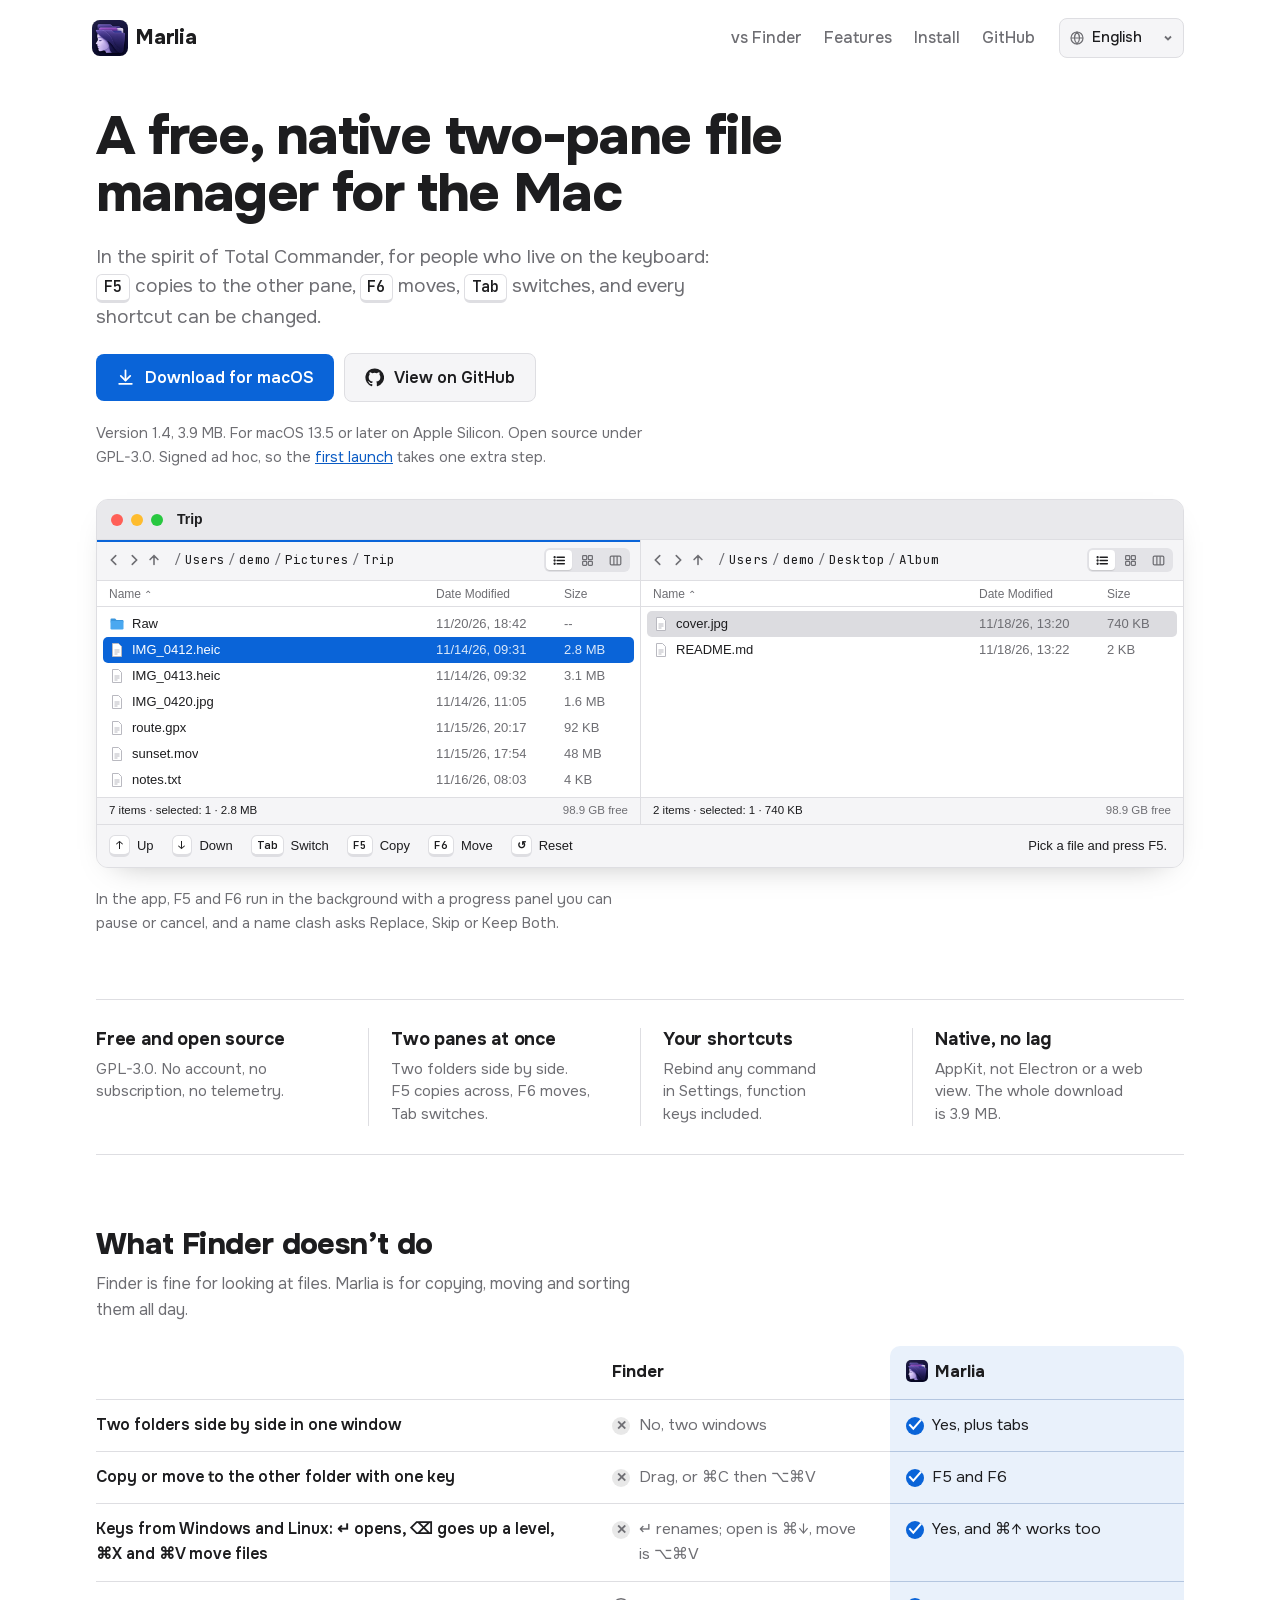
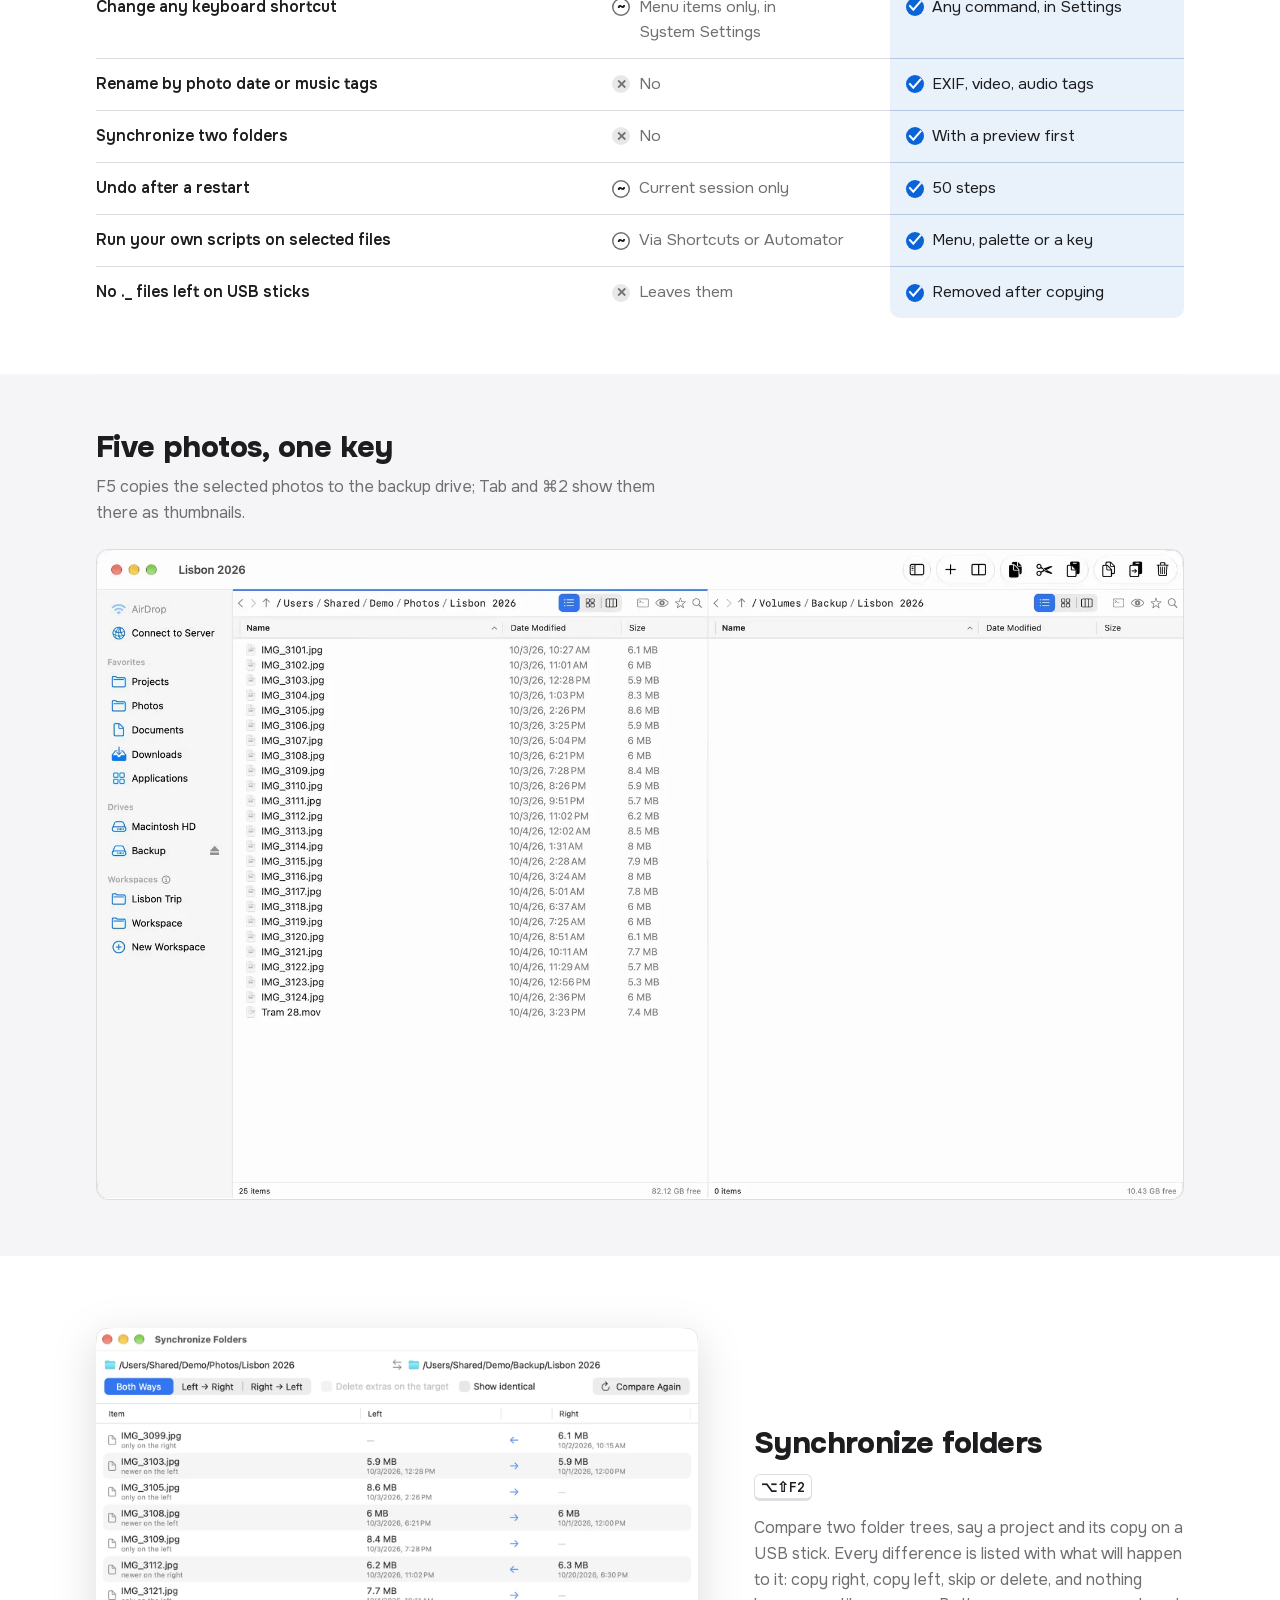
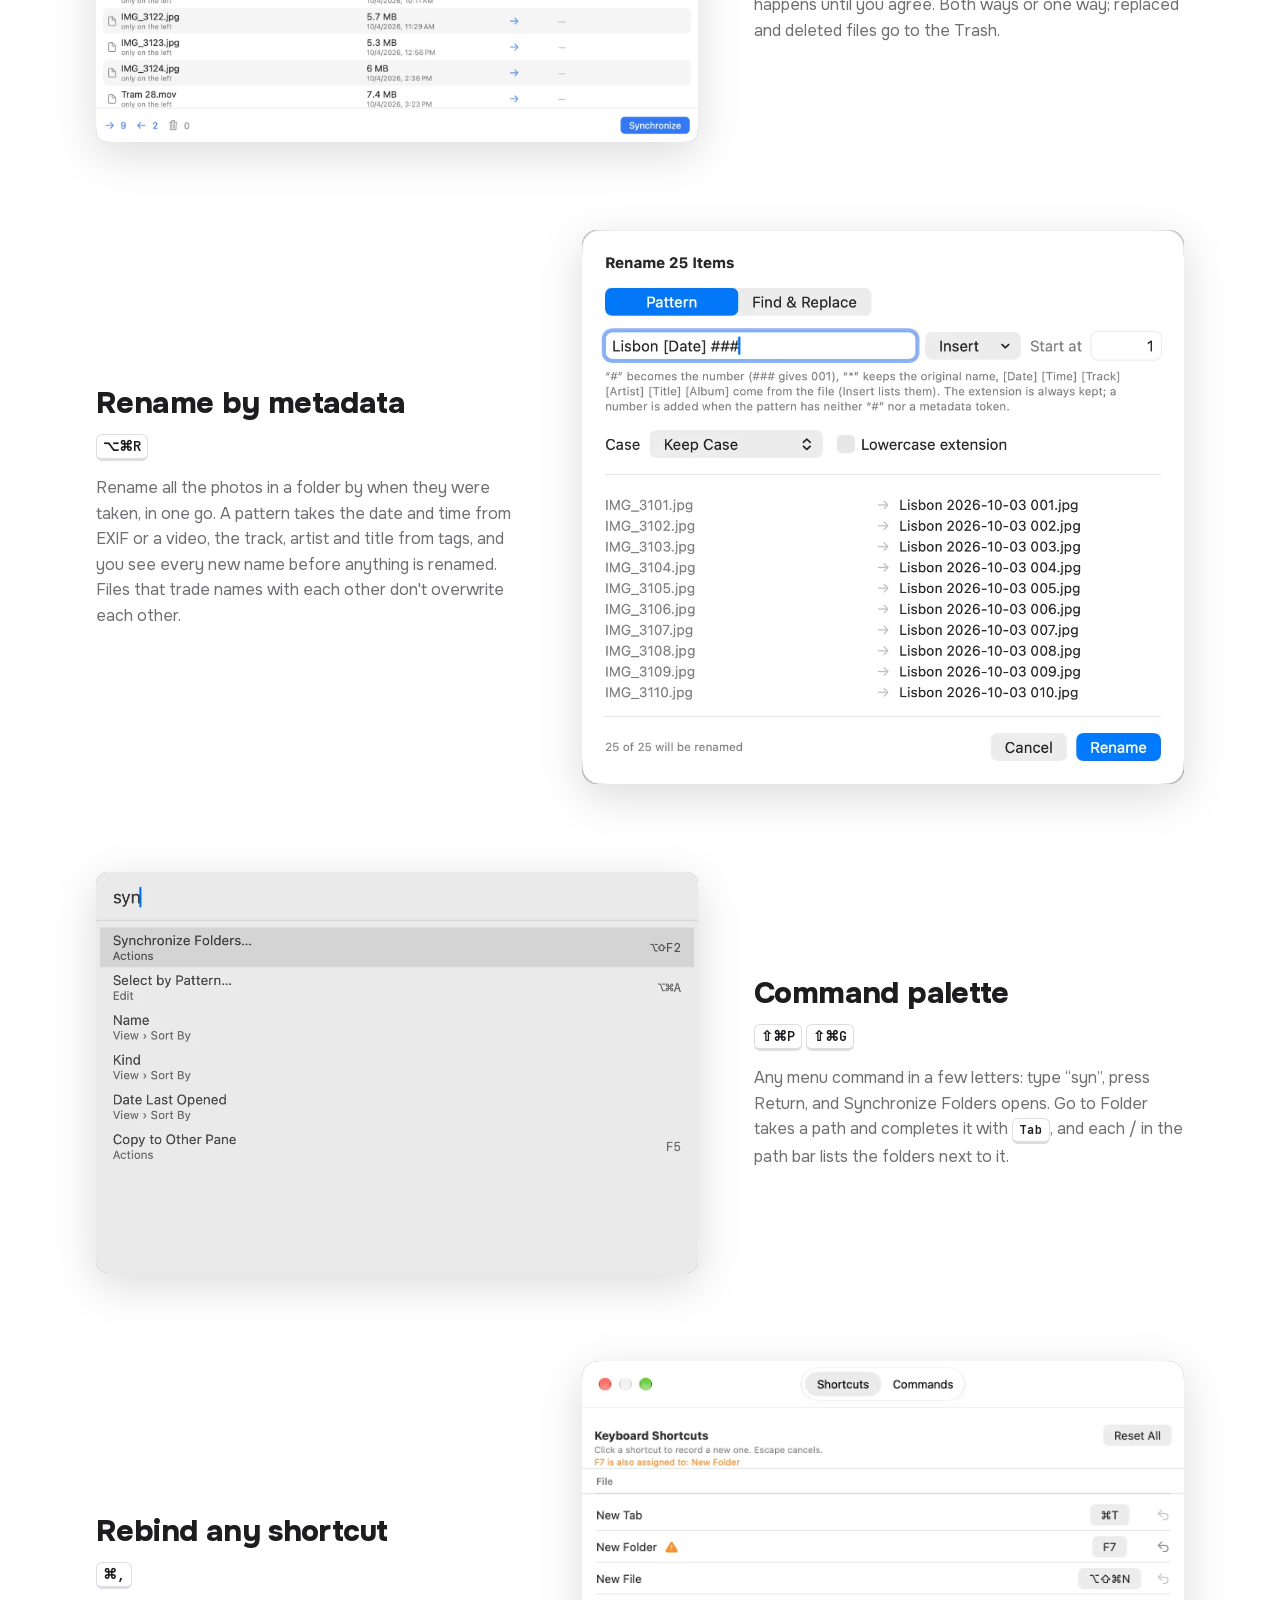
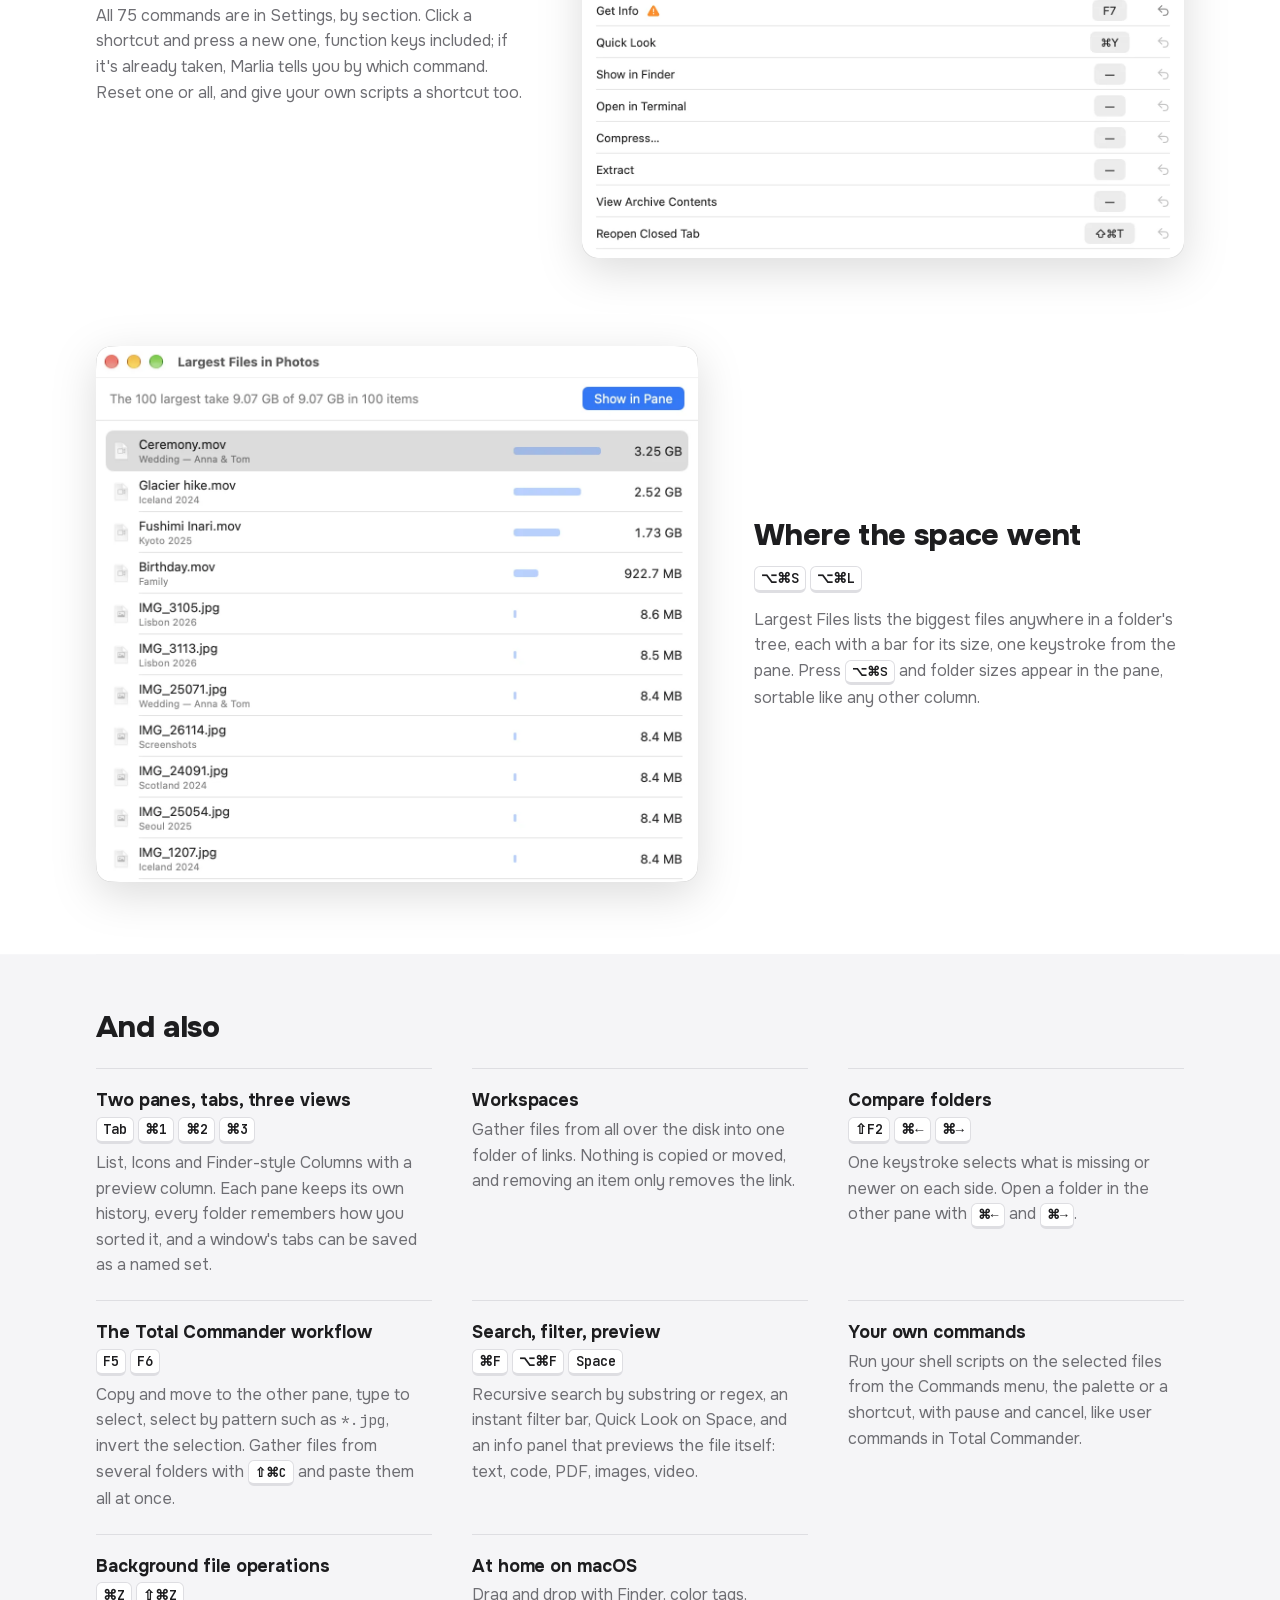
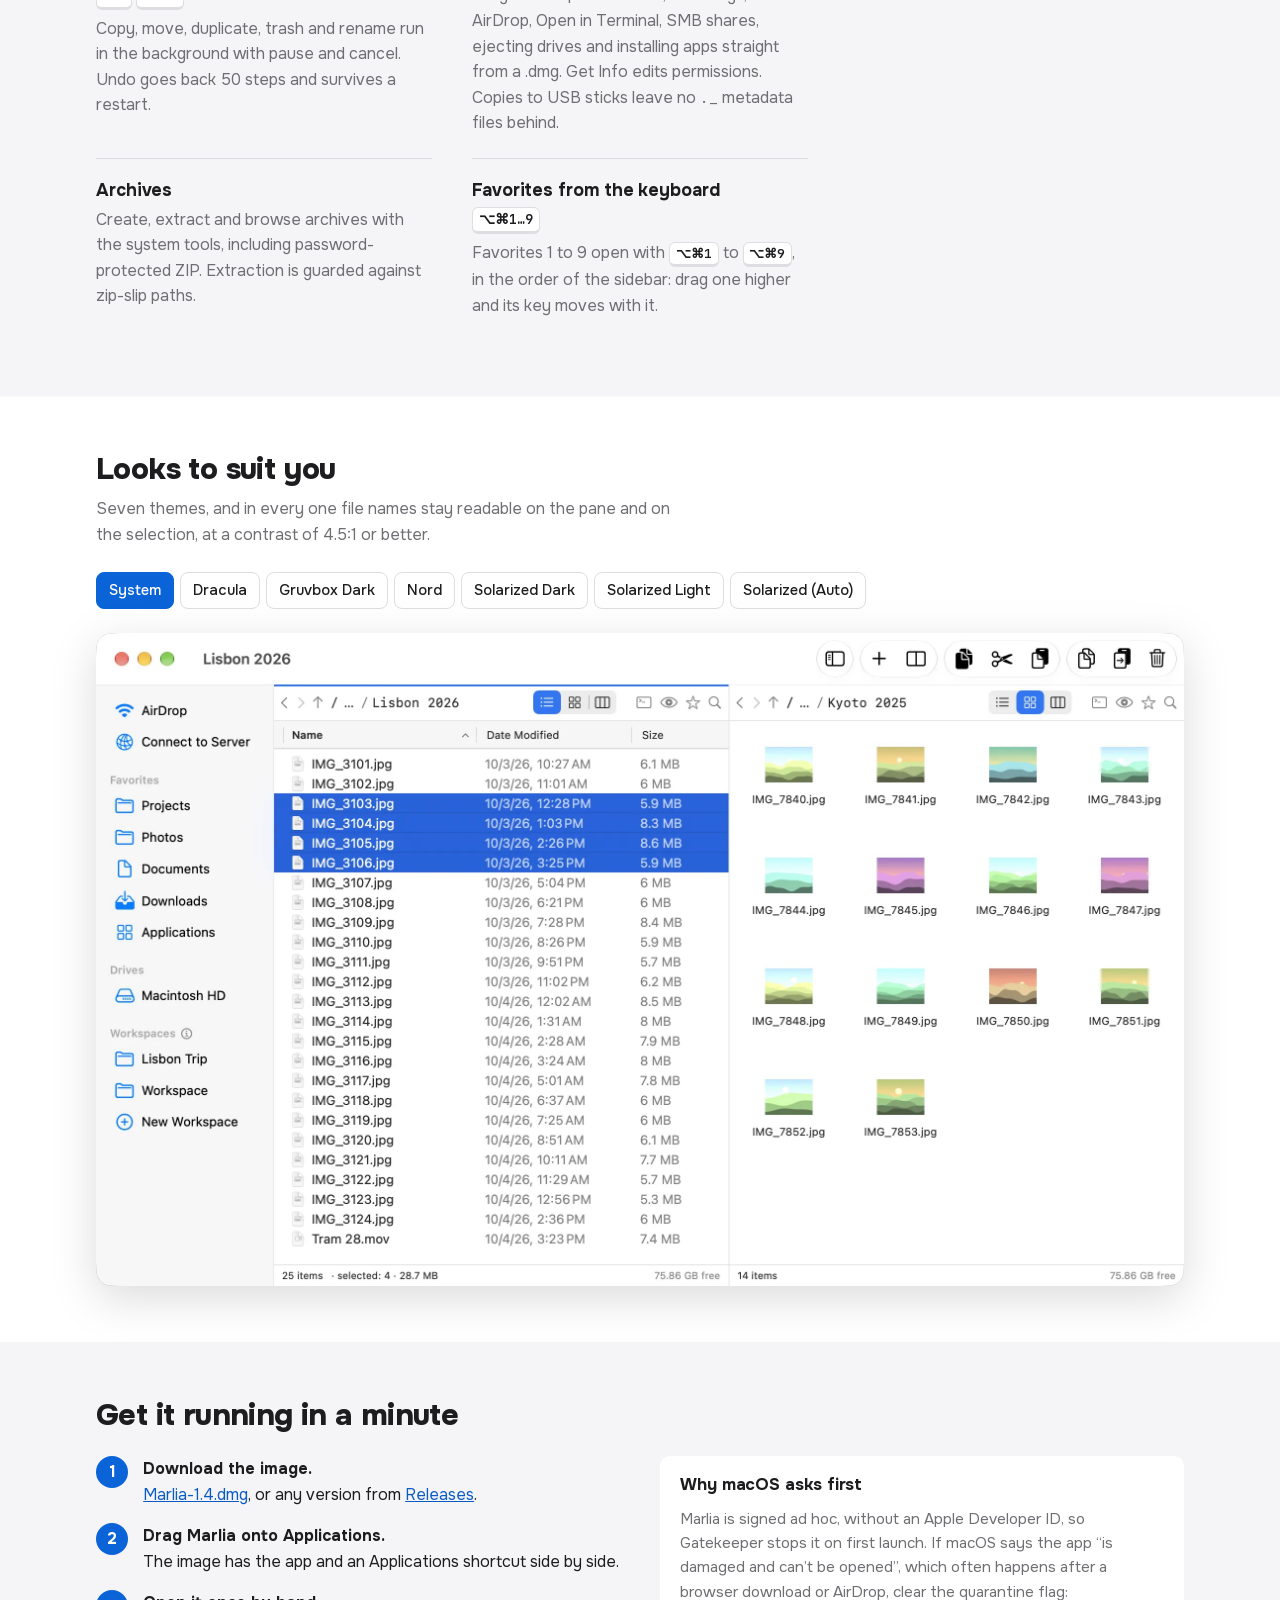
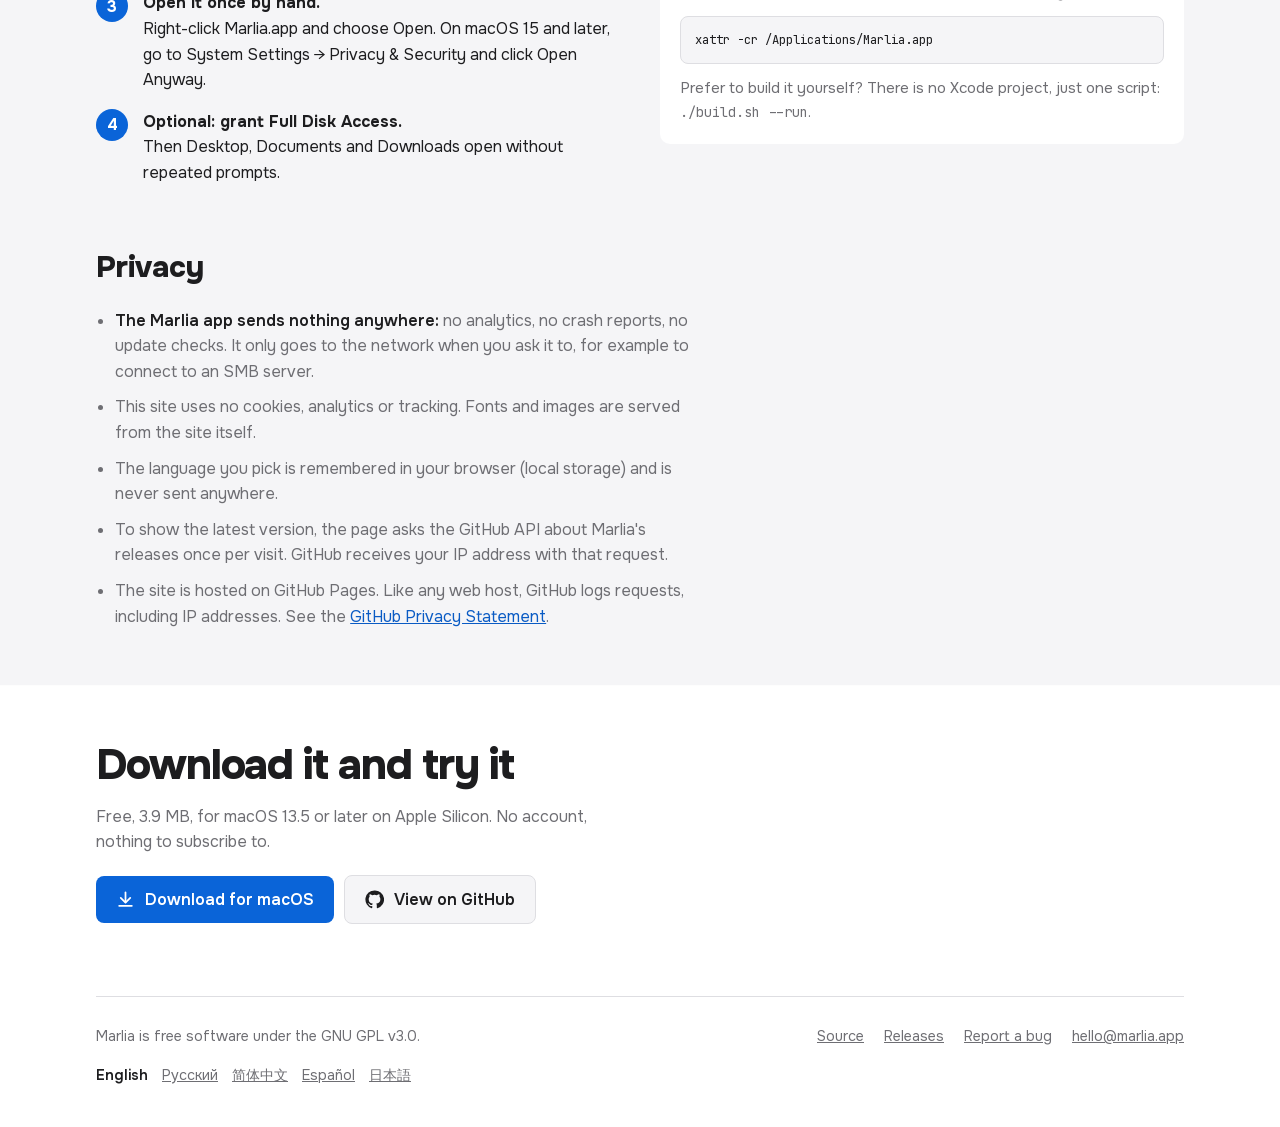
<file: docs/index.html>
<!doctype html>
<html lang="en" data-lang="en">
<head>
<meta charset="utf-8">
<meta name="viewport" content="width=device-width, initial-scale=1, viewport-fit=cover">
<!-- seo:start (generated per language by site/build.py) -->
<title>Marlia: free two-pane file manager for Mac, in the spirit of Total Commander</title>
<meta name="description" content="Free, open-source two-pane file manager for Mac. F5 copies, F6 moves, and any shortcut can be rebound. Native AppKit, no lag.">
<link rel="canonical" href="https://marlia.app/">
<link rel="alternate" hreflang="en" href="https://marlia.app/">
<link rel="alternate" hreflang="ru" href="https://marlia.app/ru/">
<link rel="alternate" hreflang="zh-Hans" href="https://marlia.app/zh/">
<link rel="alternate" hreflang="es" href="https://marlia.app/es/">
<link rel="alternate" hreflang="ja" href="https://marlia.app/ja/">
<link rel="alternate" hreflang="x-default" href="https://marlia.app/">
<meta property="og:type" content="website">
<meta property="og:site_name" content="Marlia">
<meta property="og:locale" content="en_US">
<meta property="og:title" content="Marlia: free two-pane file manager for Mac, in the spirit of Total Commander">
<meta property="og:description" content="Free, open-source two-pane file manager for Mac. F5 copies, F6 moves, and any shortcut can be rebound. Native AppKit, no lag.">
<meta property="og:url" content="https://marlia.app/">
<meta property="og:image" content="https://marlia.app/media/og.jpg">
<meta property="og:image:width" content="1200">
<meta property="og:image:height" content="717">
<meta name="twitter:card" content="summary_large_image">
<meta name="twitter:title" content="Marlia: free two-pane file manager for Mac, in the spirit of Total Commander">
<meta name="twitter:description" content="Free, open-source two-pane file manager for Mac. F5 copies, F6 moves, and any shortcut can be rebound. Native AppKit, no lag.">
<script type="application/ld+json">{"@context": "https://schema.org", "@type": "SoftwareApplication", "name": "Marlia", "url": "https://marlia.app/", "description": "Free, open-source two-pane file manager for Mac. F5 copies, F6 moves, and any shortcut can be rebound. Native AppKit, no lag.", "inLanguage": "en", "applicationCategory": "UtilitiesApplication", "applicationSubCategory": "File manager", "operatingSystem": "macOS 13.5 or later", "processorRequirements": "Apple Silicon (arm64)", "softwareVersion": "1.4", "downloadUrl": "https://github.com/lex1142/marlia/releases/download/v1.4/Marlia-1.4.dmg", "fileSize": "3.9 MB", "isAccessibleForFree": true, "offers": {"@type": "Offer", "price": "0", "priceCurrency": "USD"}, "license": "https://www.gnu.org/licenses/gpl-3.0.html", "image": "https://marlia.app/media/og.jpg", "screenshot": "https://marlia.app/media/hero-light.webp", "sameAs": ["https://github.com/lex1142/marlia"]}</script>
<script>(function(){try{if(localStorage.getItem("marlia.lang"))return;}catch(e){return;}var L=["ru", "zh", "es", "ja"],p=navigator.languages&&navigator.languages.length?navigator.languages:[navigator.language||""];for(var i=0;i<p.length;i++){var c=String(p[i]).toLowerCase().split("-")[0];if(c==="en")return;if(L.indexOf(c)>=0){location.replace(c+"/"+location.hash);return;}}})();</script>
<!-- seo:end -->
<meta name="theme-color" content="#ffffff" media="(prefers-color-scheme: light)">
<meta name="theme-color" content="#1e1e1f" media="(prefers-color-scheme: dark)">
<link rel="icon" type="image/png" href="marlia-icon.png">
<link rel="apple-touch-icon" href="marlia-icon.png">
<link rel="stylesheet" href="fonts/fonts.css">
<style>
/* The page is dressed as Marlia itself: macOS window surfaces of the app's System theme, one
   accent (the selected-row blue), one text face (Onest) and a monospace face only where the text
   really is a key, a path or code. The one bold thing is the live two-pane window in the hero;
   everything else stays quiet: no section labels above headings, no decorative gradients or
   card shadows. CJK falls through to the system faces picked per language. */
:root {
  --paper: #ffffff;
  --surface: #f5f5f7;
  --ink: #1d1d1f;
  --muted: #6e6e73;
  --line: #dedee2;
  --accent: #0a64d8;          /* fills: buttons, selection, ✓ */
  --accent-text: #0a5bc4;     /* links and other accent text on --paper */
  --accent-ink: #ffffff;
  --sel-tint: color-mix(in srgb, var(--accent) 9%, var(--paper));
  --win-shadow: 0 12px 32px -20px rgba(0, 0, 0, 0.35);
  /* the screenshot keeps the window's rounded transparent corners, so its shadow follows them */
  --shot-shadow: drop-shadow(0 0 0.5px rgba(0, 0, 0, 0.35)) drop-shadow(0 12px 22px rgba(0, 0, 0, 0.14));
  --code-bg: #f5f5f7;

  /* replica of Marlia's System theme (follows the page's light/dark, like the app follows macOS) */
  --m-pane: #ffffff;
  --m-chrome: #f5f5f7;
  --m-title: #e9e9ec;
  --m-text: #1d1d1f;
  --m-sec: #6e6e73;
  --m-sep: #dedee2;
  --m-sel: #0a64d8;
  --m-sel-text: #ffffff;
  --m-sel-off: #dcdce0;
  --m-folder: #4aa8f0;
  --m-folder-tab: #3a95dc;
  --m-doc: #ffffff;
  --m-doc-line: #b9b9c0;
  --m-seg: #e3e3e7;
  --m-seg-on: #ffffff;
  --only-light: block;
  --only-dark: none;

  --cjk: "Hiragino Sans", "PingFang SC", "Noto Sans JP", "Noto Sans SC";
  --f-body: "Onest", -apple-system, BlinkMacSystemFont, "Helvetica Neue", var(--cjk), Arial, sans-serif;
  --f-mono: "JetBrains Mono", ui-monospace, "SF Mono", Menlo, var(--cjk), monospace;
  --f-ui: -apple-system, BlinkMacSystemFont, "SF Pro Text", "Helvetica Neue", Arial, sans-serif;
}
:root:lang(zh) { --cjk: "PingFang SC", "Hiragino Sans GB", "Noto Sans SC", "Microsoft YaHei"; }
:root:lang(ja) { --cjk: "Hiragino Sans", "Hiragino Kaku Gothic ProN", "Noto Sans JP", "Yu Gothic"; }

@media (prefers-color-scheme: dark) {
  :root:not([data-theme="light"]) {
    color-scheme: dark;
    --paper: #1e1e1f;
    --surface: #2a2a2c;
    --ink: #ececee;
    --muted: #98989d;
    --line: #3c3c3f;
    --accent: #0a5ed7;
    --accent-text: #5aa2ff;
    --sel-tint: color-mix(in srgb, var(--accent) 24%, var(--paper));
    --win-shadow: none;
    --shot-shadow: none;
    --code-bg: #2a2a2c;
    --m-pane: #1e1e1f;
    --m-chrome: #2a2a2c;
    --m-title: #333336;
    --m-text: #ececee;
    --m-sec: #98989d;
    --m-sep: #3c3c3f;
    --m-sel: #0a5ed7;
    --m-sel-text: #ffffff;
    --m-sel-off: #46464a;
    --m-folder: #5ab4f2;
    --m-folder-tab: #3f9ade;
    --m-doc: #f2f2f4;
    --m-doc-line: #9a9aa2;
    --m-seg: #3a3a3d;
    --m-seg-on: #636367;
    --only-light: none;
    --only-dark: block;
  }
}
:root[data-theme="dark"] {
  color-scheme: dark;
  --paper: #1e1e1f;
  --surface: #2a2a2c;
  --ink: #ececee;
  --muted: #98989d;
  --line: #3c3c3f;
  --accent: #0a5ed7;
  --accent-text: #5aa2ff;
  --sel-tint: color-mix(in srgb, var(--accent) 24%, var(--paper));
  --win-shadow: none;
  --shot-shadow: none;
  --code-bg: #2a2a2c;
  --m-pane: #1e1e1f;
  --m-chrome: #2a2a2c;
  --m-title: #333336;
  --m-text: #ececee;
  --m-sec: #98989d;
  --m-sep: #3c3c3f;
  --m-sel: #0a5ed7;
  --m-sel-text: #ffffff;
  --m-sel-off: #46464a;
  --m-folder: #5ab4f2;
  --m-folder-tab: #3f9ade;
  --m-doc: #f2f2f4;
  --m-doc-line: #9a9aa2;
  --m-seg: #3a3a3d;
  --m-seg-on: #636367;
  --only-light: none;
  --only-dark: block;
}

* { box-sizing: border-box; }
html { -webkit-text-size-adjust: 100%; }
body { margin: 0; }
img { max-width: 100%; }
[hidden] { display: none !important; }
body {
  background: var(--paper);
  color: var(--ink);
  font-family: var(--f-body);
  font-size: 1rem;
  line-height: 1.6;
  -webkit-font-smoothing: antialiased;
}
.wrap {
  max-width: 1120px;
  margin-inline: auto;
  padding-left: max(16px, env(safe-area-inset-left, 0px));
  padding-right: max(16px, env(safe-area-inset-right, 0px));
}
a { color: var(--accent-text); }
a:focus-visible, button:focus-visible, select:focus-visible, .demo:focus-visible {
  outline: 2px solid var(--accent-text);
  outline-offset: 2px;
}
/* Type scale: 1 · 1.15 · 1.9 · up to 4 rem, all Onest; weight does the work a second face would. */
h1, h2, h3 { font-family: var(--f-body); text-wrap: balance; margin: 0; line-height: 1.12; }
h2 { font-size: 1.9rem; font-weight: 800; letter-spacing: -0.02em; }
h3 { font-size: 1.1rem; font-weight: 700; letter-spacing: -0.005em; }
:lang(zh) h1, :lang(zh) h2, :lang(ja) h1, :lang(ja) h2 { letter-spacing: 0; line-height: 1.3; }
:lang(ja) h1, :lang(ja) h2, :lang(ja) h3, :lang(ja) .pillar b, :lang(ja) .cmp th, :lang(ja) .cmp td { word-break: auto-phrase; }
p { margin: 0; }
kbd {
  font-family: var(--f-mono);
  font-size: 0.8em;
  font-weight: 600;
  display: inline-block;
  min-width: 1.9em;
  text-align: center;
  padding: 0.1em 0.45em;
  border: 1px solid var(--line);
  border-bottom-width: 3px;
  border-radius: 6px;
  background: var(--paper);
  color: var(--ink);
  line-height: 1.5;
  white-space: nowrap;
}
code { font-family: var(--f-mono); font-size: 0.9em; white-space: nowrap; }

/* ---------- header ---------- */
.top { display: flex; align-items: center; gap: 16px 24px; padding-block: 18px; }
.brand {
  display: flex; align-items: center; gap: 8px;
  font-weight: 800; font-size: 1.25rem; letter-spacing: -0.01em;
  color: var(--ink); text-decoration: none;
  margin-right: auto;
}
.brand-icon { width: 36px; height: 36px; display: block; flex: none; margin-left: -4px; border-radius: 8px; }
.top nav { display: flex; gap: 22px; flex-wrap: wrap; }
.top nav a { color: var(--muted); text-decoration: none; font-weight: 500; }
.top nav a:hover { color: var(--ink); }

.lang { position: relative; display: inline-flex; align-items: center; }
.lang svg { position: absolute; pointer-events: none; color: var(--muted); }
.lang .globe { left: 10px; width: 16px; height: 16px; }
.lang .chev { right: 10px; width: 12px; height: 12px; }
.lang select {
  appearance: none; -webkit-appearance: none;
  font: inherit; font-weight: 500; font-size: 0.92rem;
  color: var(--ink);
  background: var(--surface);
  border: 1px solid var(--line);
  border-radius: 8px;
  padding: 7px 30px 7px 32px;
  cursor: pointer;
}
.lang select:hover { border-color: var(--muted); }

/* ---------- hero: headline, download, then the live window ---------- */
.hero { padding-block: 32px 24px; display: grid; gap: 20px; }
.hero h1 { font-size: clamp(2.2rem, 4.6vw, 3.4rem); font-weight: 800; letter-spacing: -0.03em; line-height: 1.06; max-width: 21ch; }
:lang(ru) .hero h1 { max-width: 25ch; }
:lang(zh) .hero h1, :lang(ja) .hero h1 { max-width: 15em; letter-spacing: 0; }
/* Keeps a hyphenated term on one line ("two-pane" broke as "two- / pane"). */
.nw { white-space: nowrap; }
.lede { font-size: 1.18rem; color: var(--muted); max-width: 34em; line-height: 1.55; }
.lede strong { color: var(--ink); font-weight: 600; }
.cta { display: flex; flex-wrap: wrap; gap: 10px; align-items: center; }
.btn {
  display: inline-flex; align-items: center; gap: 10px;
  padding: 11px 20px;
  border-radius: 8px;
  font-weight: 600; font-size: 1rem;
  text-decoration: none;
  white-space: nowrap;
}
.btn-primary { background: var(--accent); color: var(--accent-ink); }
.btn-primary:hover { background: color-mix(in srgb, var(--accent) 86%, #000); }
.btn-ghost { color: var(--ink); background: var(--surface); border: 1px solid var(--line); }
.btn-ghost:hover { border-color: var(--muted); }
.btn svg { width: 19px; height: 19px; flex: none; }
.meta { font-size: 0.92rem; color: var(--muted); max-width: 38em; }
.hero .demo { margin-top: 10px; }
.demo-hint { font-size: 0.92rem; color: var(--muted); max-width: 38em; }

.only-light { display: var(--only-light); }
.only-dark { display: var(--only-dark); }

/* ---------- the four points: plain text in columns, no boxes ---------- */
.pillars {
  display: grid;
  grid-template-columns: repeat(4, minmax(0, 1fr));
  margin-block: 40px 16px;
  padding-block: 28px;
  border-block: 1px solid var(--line);
}
.pillar { display: grid; gap: 6px; align-content: start; padding-inline: 22px; }
.pillar:first-child { padding-left: 0; }
.pillar + .pillar { border-left: 1px solid var(--line); }
.pillar b { font-size: 1.12rem; font-weight: 700; line-height: 1.3; letter-spacing: -0.01em; }
.pillar span { color: var(--muted); font-size: 0.95rem; line-height: 1.5; }

/* ---------- sections ---------- */
.section { padding-block: 56px; display: grid; gap: 24px; }
.section-head { display: grid; gap: 10px; }
.section-head p { color: var(--muted); max-width: 36em; }

/* ---------- demo: a Marlia window, System theme ---------- */
.demo {
  font-family: var(--f-ui);
  font-size: 13px;
  line-height: 1.35;
  color: var(--m-text);
  background: var(--m-chrome);
  border: 1px solid var(--m-sep);
  border-radius: 12px;
  overflow: hidden;
  box-shadow: var(--win-shadow);
  outline: none;
}
.m-titlebar {
  display: flex; align-items: center; gap: 14px;
  padding: 10px 14px;
  background: var(--m-title);
  border-bottom: 1px solid var(--m-sep);
}
.m-lights { display: flex; gap: 8px; flex: none; }
.m-lights i { width: 12px; height: 12px; border-radius: 50%; display: block; }
.m-lights i:nth-child(1) { background: #ff5f57; }
.m-lights i:nth-child(2) { background: #febc2e; }
.m-lights i:nth-child(3) { background: #28c840; }
.m-title { font-weight: 600; font-size: 14px; }
.m-panes { display: grid; grid-template-columns: 1fr 1fr; }
.m-pane { position: relative; min-width: 0; display: grid; grid-template-rows: auto auto 1fr auto; background: var(--m-pane); cursor: default; }
.m-pane + .m-pane { border-left: 1px solid var(--m-sep); }
.m-pane::before { content: ""; position: absolute; inset: 0 0 auto; height: 2px; background: transparent; }
.m-pane.active::before { background: var(--m-sel); }
.m-bar {
  display: flex; align-items: center; gap: 10px;
  padding: 8px 10px;
  background: var(--m-chrome);
  border-bottom: 1px solid var(--m-sep);
  min-width: 0;
}
.m-nav { display: flex; gap: 6px; color: var(--m-sec); flex: none; }
.m-nav svg { width: 14px; height: 14px; }
.m-path { flex: 1; min-width: 0; white-space: nowrap; overflow: hidden; text-overflow: ellipsis; font-family: var(--f-mono); font-size: 12.5px; }
.m-path b { color: var(--m-sec); font-weight: 400; margin-inline: 3px; }
.m-seg { display: flex; gap: 2px; background: var(--m-seg); border-radius: 6px; padding: 2px; flex: none; }
.m-seg span { width: 26px; height: 20px; display: grid; place-items: center; border-radius: 4px; color: var(--m-sec); }
.m-seg span.on { background: var(--m-seg-on); color: var(--m-text); box-shadow: 0 1px 1px rgba(0,0,0,.12); }
.m-seg svg { width: 13px; height: 13px; }
.m-head, .m-row {
  display: grid;
  grid-template-columns: minmax(0, 1fr) 118px 64px;
  gap: 10px;
  padding: 0 12px;
  align-items: center;
}
.m-head {
  height: 26px;
  color: var(--m-sec);
  font-size: 12px;
  font-weight: 500;
  border-bottom: 1px solid var(--m-sep);
  background: var(--m-pane);
}
.m-head .sorted::after { content: " ⌃"; font-size: 10px; }
.m-list { list-style: none; margin: 0; padding: 4px 6px; min-height: 190px; }
.m-row { height: 26px; border-radius: 5px; padding: 0 6px; }
.m-row .n { display: flex; align-items: center; gap: 7px; min-width: 0; }
.m-row .n span { white-space: nowrap; overflow: hidden; text-overflow: ellipsis; }
.m-row .n svg { width: 16px; height: 16px; flex: none; }
.m-row .d, .m-row .s { color: var(--m-sec); white-space: nowrap; font-variant-numeric: tabular-nums; }
.m-row.sel { background: var(--m-sel-off); }
.m-pane.active .m-row.sel { background: var(--m-sel); color: var(--m-sel-text); }
.m-pane.active .m-row.sel .d, .m-pane.active .m-row.sel .s { color: var(--m-sel-text); opacity: .85; }
.m-row.fresh { animation: fresh 1s ease-out; }
@keyframes fresh { from { background: color-mix(in srgb, var(--m-sel) 30%, transparent); } }
.ic-folder .body { fill: var(--m-folder); }
.ic-folder .tab { fill: var(--m-folder-tab); }
.ic-doc .page { fill: var(--m-doc); stroke: var(--m-doc-line); }
.ic-doc .lines { stroke: var(--m-doc-line); }
.m-status {
  display: flex; justify-content: space-between; gap: 8px;
  padding: 5px 12px;
  font-size: 11.5px;
  border-top: 1px solid var(--m-sep);
  background: var(--m-chrome);
  white-space: nowrap;
}
.m-status span { overflow: hidden; text-overflow: ellipsis; }
.m-status .free { color: var(--m-sec); flex: none; }

/* The function-key bar along the bottom of the window, as in a two-pane commander: each key is
   a real control of the demo, so the bar is structure, not decoration. */
.fbar {
  display: flex; flex-wrap: wrap; align-items: center; gap: 2px 4px;
  padding: 6px 8px;
  background: var(--m-chrome);
  border-top: 1px solid var(--m-sep);
}
.key {
  font: inherit;
  display: inline-flex; align-items: center; gap: 7px;
  background: transparent;
  color: var(--m-text);
  border: 0;
  border-radius: 6px;
  padding: 4px 10px 4px 4px;
  cursor: pointer;
}
.key:hover { background: var(--m-sel-off); }
.key kbd { font-size: 11px; background: var(--m-pane); border-color: var(--m-sep); color: var(--m-text); }
.key.pressed kbd { background: var(--m-sel); color: var(--m-sel-text); border-color: var(--m-sel); }
.demo-log { margin-left: auto; padding-inline: 8px; color: var(--m-text); min-height: 1.4em; }

/* ---------- bands ---------- */
/* Sections alternate between the page and a full-width strip in the window-chrome grey: the
   app's own surfaces, not decoration. The strip is drawn by a spread shadow clipped to the
   element's height, so it reaches the edges of the window without widening the page. */
.band { background: var(--surface); box-shadow: 0 0 0 100vmax var(--surface); clip-path: inset(0 -100vmax); }
.band .tour-video { background: var(--paper); }
.band + .final { border-top: 0; }
.band .section + .section { padding-top: 8px; }

/* ---------- spotlights ---------- */
/* Five features Finder lacks, each with a real screenshot; picture and text swap sides from
   one to the next. On a narrow screen the picture goes above its text. */
.spots { display: grid; gap: 88px; padding-block: 72px; }
.spot { display: grid; grid-template-columns: minmax(0, 7fr) minmax(0, 5fr); gap: 56px; align-items: center; }
.spot:nth-child(even) { grid-template-columns: minmax(0, 5fr) minmax(0, 7fr); }
.spot:nth-child(even) .spot-shot { order: 2; }
.spot-text { display: grid; gap: 14px; justify-items: start; }
.spot-text p { color: var(--muted); max-width: 30em; }
.spot-text .tag, .feature .tag { display: flex; flex-wrap: wrap; gap: 4px; }
.spot-text .tag kbd, .feature .tag kbd { font-size: 0.85rem; }
.spot-shot { margin: 0; }
.spot-shot img { width: 100%; height: auto; vertical-align: top; filter: var(--shot-shadow); }

/* ---------- and also ---------- */
/* Ten items fill three columns top to bottom (4 + 3 + 3), so none is left alone on a last row. */
.features { display: grid; grid-template-columns: repeat(3, minmax(0, 1fr)); grid-template-rows: repeat(4, auto); grid-auto-flow: column; column-gap: 40px; }
.feature { display: grid; gap: 6px; padding-block: 22px; border-top: 1px solid var(--line); align-content: start; }
.feature p { color: var(--muted); max-width: 36em; }

/* ---------- tour video ---------- */
.tour-video {
  border-radius: 12px;
  overflow: hidden;
  border: 1px solid var(--line);
  background: var(--surface);
}
.tour-video video { width: 100%; height: auto; max-width: 100%; aspect-ratio: 1920 / 1146; vertical-align: top; }

/* ---------- comparison with Finder ---------- */
.cmp-scroll { overflow-x: auto; }
.cmp { width: 100%; border-collapse: separate; border-spacing: 0; font-size: 0.98rem; }
/* Top-aligned: the mark is pinned to a cell's first line, so a cell's text must start there too. */
.cmp th, .cmp td { padding: 13px 16px; text-align: left; vertical-align: top; border-bottom: 1px solid var(--line); }
.cmp tbody tr:last-child > * { border-bottom: 0; }
.cmp thead th { font-weight: 700; font-size: 1.05rem; white-space: nowrap; }
.cmp thead th img { width: 22px; height: 22px; vertical-align: -5px; margin-right: 7px; border-radius: 5px; }
.cmp tbody th { font-weight: 600; width: 46%; padding-left: 0; }
.cmp td { color: var(--muted); width: 27%; position: relative; padding-left: calc(24px + 1.15em); }
/* The Marlia column reads as a selected column: the same blue the app selects rows with. */
.cmp .m { background: var(--sel-tint); color: var(--ink); border-bottom-color: color-mix(in srgb, var(--accent) 20%, var(--line)); }
.cmp thead .m { border-radius: 10px 10px 0 0; }
.cmp tbody tr:last-child .m { border-radius: 0 0 10px 10px; }
.cmp td, .cmp th, .pillar span { text-wrap: pretty; }
.cmp td::before {
  position: absolute; left: 16px; top: calc(13px + 0.27em);
  display: grid; place-items: center;
  width: 1.35em; height: 1.35em;
  border-radius: 50%;
  font-size: 0.85em; font-weight: 800; line-height: 1;
}
/* The second content value is the alt text: empty, since the cell's words already say yes/no/partly.
   Browsers without that syntax drop the declaration and keep the first one. */
.cmp .yes::before { content: "✓"; content: "✓" / ""; color: var(--accent-ink); background: var(--accent); }
.cmp .no::before { content: "✕"; content: "✕" / ""; color: var(--muted); background: color-mix(in srgb, var(--muted) 16%, transparent); }
.cmp .part::before { content: "~"; content: "~" / ""; color: var(--ink); box-shadow: inset 0 0 0 1.5px var(--muted); }

/* ---------- themes ---------- */
/* One real screenshot of the app and a picker of the seven themes; a pick swaps the picture
   (it loads on demand). System and Solarized (Auto) follow the page's light/dark, as they
   follow macOS in the app. */
.theme-pick { display: flex; flex-wrap: wrap; gap: 6px; }
.theme-pick button {
  font: inherit; font-size: 0.92rem; font-weight: 500;
  padding: 6px 12px;
  border-radius: 8px;
  border: 1px solid var(--line);
  background: var(--paper);
  color: var(--ink);
  cursor: pointer;
}
.theme-pick button:hover { border-color: var(--muted); }
.theme-pick button[aria-pressed="true"] { background: var(--accent); border-color: var(--accent); color: var(--accent-ink); }
.theme-shot { margin: 0; }
.theme-shot img { width: 100%; height: auto; aspect-ratio: 2200 / 1320; vertical-align: top; filter: var(--shot-shadow); }

/* ---------- install ---------- */
.install { display: grid; grid-template-columns: minmax(0, 1fr) minmax(0, 1fr); gap: 40px; align-items: start; }
/* Numbered because it is a sequence. */
.steps { margin: 0; padding: 0; list-style: none; counter-reset: s; display: grid; gap: 16px; }
.steps li { counter-increment: s; display: grid; grid-template-columns: 2.2em 1fr; gap: 12px; }
.steps li::before {
  content: counter(s);
  font-weight: 700; font-size: 1rem;
  width: 2em; height: 2em; border-radius: 50%;
  display: grid; place-items: center;
  background: var(--accent); color: var(--accent-ink);
}
.note {
  background: var(--paper);
  border-radius: 10px;
  padding: 20px;
  display: grid;
  gap: 12px;
  font-size: 0.95rem;
}
.note h3 { font-size: 1.05rem; }
.note pre { background: var(--surface); }
.note p { color: var(--muted); }
pre {
  margin: 0;
  background: var(--paper);
  border: 1px solid var(--line);
  border-radius: 8px;
  padding: 12px 14px;
  overflow-x: auto;
  font-family: var(--f-mono);
  font-size: 0.85rem;
}

/* ---------- privacy ---------- */
.privacy { margin: 0; padding-left: 1.2em; display: grid; gap: 10px; max-width: 38em; color: var(--muted); }
.privacy li::marker { color: var(--muted); }
.privacy strong { color: var(--ink); font-weight: 600; }

/* ---------- closing download ---------- */
.final { padding-block: 56px 72px; border-top: 1px solid var(--line); display: grid; gap: 14px; justify-items: start; }
.final h2 { font-size: clamp(1.9rem, 4vw, 2.7rem); letter-spacing: -0.03em; }
.final p { color: var(--muted); max-width: 34em; }
.final .cta { margin-top: 6px; }

/* ---------- footer ---------- */
.foot {
  border-top: 1px solid var(--line);
  padding-block: 28px 40px;
  display: flex; flex-wrap: wrap; justify-content: space-between; gap: 16px;
  color: var(--muted); font-size: 0.9rem;
}
.foot nav { display: flex; gap: 20px; flex-wrap: wrap; }
.foot .langs { gap: 14px; flex-basis: 100%; }
.foot .langs a[aria-current] { color: var(--ink); text-decoration: none; font-weight: 600; }
.foot a { color: var(--muted); }

@media (max-width: 900px) {
  .pillars { grid-template-columns: repeat(2, minmax(0, 1fr)); row-gap: 24px; }
  .pillar:nth-child(3) { padding-left: 0; border-left: 0; }
  .features { grid-template-columns: repeat(2, minmax(0, 1fr)); grid-template-rows: none; grid-auto-flow: row; }
  .spots { gap: 64px; padding-block: 56px; }
  .spot, .spot:nth-child(even) { grid-template-columns: 1fr; gap: 22px; }
  .spot:nth-child(even) .spot-shot { order: 0; }
  .spot-shot { max-width: 640px; }
  .install { grid-template-columns: 1fr; }
  .top nav { display: none; }
}
@media (max-width: 760px) {
  .m-panes { grid-template-columns: 1fr; }
  .m-pane + .m-pane { border-left: 0; border-top: 1px solid var(--m-sep); }
  .m-list { min-height: 0; }
  .m-head, .m-row { grid-template-columns: minmax(0, 1fr) 64px; }
  .m-head .d, .m-row .d { display: none; }
  .demo-log { margin-left: 0; width: 100%; padding: 2px 6px 4px; }
}
@media (max-width: 560px) {
  .hero { padding-top: 24px; }
  .hero h1 { font-size: 2.1rem; }
  .lede { font-size: 1.06rem; }
  .pillar { padding-inline: 12px; }
  .pillar:nth-child(odd) { padding-left: 0; }
  .pillar b { font-size: 1rem; }
  .pillar span { font-size: 0.86rem; }
  .cta .btn { flex: 1 1 100%; justify-content: center; }
  .features { grid-template-columns: 1fr; }
  .m-seg { display: none; }
  /* Three columns don't fit a phone: each row becomes its label over a Finder | Marlia pair. */
  .cmp, .cmp thead, .cmp tbody { display: block; }
  .cmp { font-size: 0.9rem; }
  .cmp tr { display: grid; grid-template-columns: minmax(0, 1fr) minmax(0, 1fr); column-gap: 6px; }
  .cmp thead td { display: none; }
  .cmp th, .cmp td { width: auto; padding: 9px 10px; border-bottom: 0; }
  .cmp thead th { padding-bottom: 4px; }
  .cmp tbody tr { border-top: 1px solid var(--line); padding-block: 6px 10px; }
  .cmp tbody th { grid-column: 1 / -1; width: auto; padding: 6px 0 2px; }
  .cmp td { padding-left: calc(18px + 1.15em); }
  .cmp td::before { left: 10px; top: calc(9px + 0.27em); }
  .cmp .m, .cmp thead .m, .cmp tbody tr:last-child .m { border-radius: 8px; }
  .cmp thead .m { background: none; }
}
@media (prefers-reduced-motion: reduce) {
  * { transition: none !important; animation: none !important; }
}
</style>

</head>
<body>
<svg width="0" height="0" style="position:absolute" aria-hidden="true">
  <symbol id="i-folder" viewBox="0 0 16 16"><g class="ic-folder"><path class="tab" d="M1.5 3.5a1 1 0 0 1 1-1h3.6l1.4 1.5h6a1 1 0 0 1 1 1V6h-13z"/><rect class="body" x="1.5" y="5" width="13" height="8.5" rx="1.2"/></g></symbol>
  <symbol id="i-doc" viewBox="0 0 16 16"><g class="ic-doc"><path class="page" d="M3.5 1.5h6l3 3v10h-9z" stroke-width="1"/><path class="lines" d="M5.5 8h5M5.5 10h5M5.5 12h3" stroke-width="1"/></g></symbol>
</svg>

<div class="wrap">
  <header class="top">
    <a class="brand" href="#top" aria-label="Marlia">
      <img class="brand-icon" src="marlia-icon.png" alt="" width="40" height="40">
      Marlia
    </a>
    <nav aria-label="Sections">
      <a href="#compare" data-t="nav.compare">vs Finder</a>
      <a href="#features" data-t="nav.features">Features</a>
      <a href="#install" data-t="nav.install">Install</a>
      <a href="https://github.com/lex1142/marlia" target="_blank" rel="noopener">GitHub</a>
    </nav>
    <label class="lang">
      <svg class="globe" viewBox="0 0 24 24" fill="none" stroke="currentColor" stroke-width="1.8" aria-hidden="true"><circle cx="12" cy="12" r="9"/><path d="M3 12h18M12 3c2.5 2.6 3.8 5.6 3.8 9s-1.3 6.4-3.8 9c-2.5-2.6-3.8-5.6-3.8-9S9.5 5.6 12 3z"/></svg>
      <select id="langSelect" aria-label="Language">
        <option value="en" selected>English</option>
        <option value="ru">Русский</option>
        <option value="zh">简体中文</option>
        <option value="es">Español</option>
        <option value="ja">日本語</option>
      </select>
      <svg class="chev" viewBox="0 0 12 12" fill="none" stroke="currentColor" stroke-width="1.8" aria-hidden="true"><path d="m3 4.5 3 3 3-3"/></svg>
    </label>
  </header>

  <main id="top">
    <section class="hero">
      <h1 data-h="hero.h1">A free, native <span class="nw">two-pane</span> file manager for the Mac</h1>
      <p class="lede" data-h="hero.lede">In the spirit of Total Commander, for people who live on the keyboard: <kbd>F5</kbd> copies to the other pane, <kbd>F6</kbd> moves, <kbd>Tab</kbd> switches, and every shortcut can be changed.</p>
      <div class="cta">
        <a class="btn btn-primary" data-dl href="https://github.com/lex1142/marlia/releases/download/v1.4/Marlia-1.4.dmg" target="_blank" rel="noopener">
          <svg viewBox="0 0 24 24" fill="none" stroke="currentColor" stroke-width="2.2" stroke-linecap="round" stroke-linejoin="round" aria-hidden="true"><path d="M12 3v12"/><path d="m6 10 6 6 6-6"/><path d="M4 20h16"/></svg>
          <span class="btn-label" data-t="hero.dl">Download for macOS</span>
        </a>
        <a class="btn btn-ghost" href="https://github.com/lex1142/marlia" target="_blank" rel="noopener">
          <svg viewBox="0 0 24 24" fill="currentColor" aria-hidden="true"><path d="M12 .5a11.5 11.5 0 0 0-3.64 22.41c.58.1.79-.25.79-.56v-2c-3.2.7-3.88-1.37-3.88-1.37-.53-1.33-1.28-1.69-1.28-1.69-1.05-.71.08-.7.08-.7 1.16.08 1.77 1.19 1.77 1.19 1.03 1.77 2.7 1.26 3.36.96.1-.75.4-1.26.73-1.55-2.55-.29-5.24-1.28-5.24-5.69 0-1.26.45-2.29 1.19-3.1-.12-.29-.52-1.46.11-3.05 0 0 .97-.31 3.17 1.18a11 11 0 0 1 5.77 0c2.2-1.49 3.17-1.18 3.17-1.18.63 1.59.23 2.76.11 3.05.74.81 1.19 1.84 1.19 3.1 0 4.42-2.7 5.39-5.26 5.68.41.36.78 1.06.78 2.14v3.17c0 .31.21.67.8.56A11.5 11.5 0 0 0 12 .5Z"/></svg>
          <span class="btn-label" data-t="hero.gh">View on GitHub</span>
        </a>
      </div>
      <p class="meta"><span data-t="hero.req">Version 1.4, 3.9 MB. For macOS 13.5 or later on Apple Silicon.</span> <span data-h="hero.meta">Open source under GPL-3.0. Signed ad hoc, so the <a href="#install">first launch</a> takes one extra step.</span><span data-t="hero.uiEn"></span></p>
      <div class="demo" id="demoBox" tabindex="0" role="group" data-aria="demo.aria" aria-label="Interactive demo. Arrow keys select, Tab switches panes, F5 copies, F6 moves, Esc lets Tab leave the demo.">
        <div class="m-titlebar">
          <div class="m-lights" aria-hidden="true"><i></i><i></i><i></i></div>
          <span class="m-title" id="mTitle">Trip</span>
        </div>
        <div class="m-panes">
          <div class="m-pane" id="paneL" data-side="L">
            <div class="m-bar">
              <div class="m-nav" aria-hidden="true">
                <svg viewBox="0 0 16 16" fill="none" stroke="currentColor" stroke-width="1.8" stroke-linecap="round"><path d="M10 3 5 8l5 5"/></svg>
                <svg viewBox="0 0 16 16" fill="none" stroke="currentColor" stroke-width="1.8" stroke-linecap="round"><path d="m6 3 5 5-5 5"/></svg>
                <svg viewBox="0 0 16 16" fill="none" stroke="currentColor" stroke-width="1.8" stroke-linecap="round"><path d="M8 13V3M3.5 7.5 8 3l4.5 4.5"/></svg>
              </div>
              <div class="m-path"><b>/</b>Users<b>/</b>demo<b>/</b>Pictures<b>/</b>Trip</div>
              <div class="m-seg" aria-hidden="true">
                <span class="on"><svg viewBox="0 0 16 16" fill="none" stroke="currentColor" stroke-width="1.6" stroke-linecap="round"><path d="M5 4h9M5 8h9M5 12h9"/><circle cx="2" cy="4" r=".6" fill="currentColor"/><circle cx="2" cy="8" r=".6" fill="currentColor"/><circle cx="2" cy="12" r=".6" fill="currentColor"/></svg></span>
                <span><svg viewBox="0 0 16 16" fill="none" stroke="currentColor" stroke-width="1.5"><rect x="2" y="2" width="5" height="5" rx="1"/><rect x="9" y="2" width="5" height="5" rx="1"/><rect x="2" y="9" width="5" height="5" rx="1"/><rect x="9" y="9" width="5" height="5" rx="1"/></svg></span>
                <span><svg viewBox="0 0 16 16" fill="none" stroke="currentColor" stroke-width="1.5"><rect x="1.5" y="2.5" width="13" height="11" rx="1.5"/><path d="M6 2.5v11M10 2.5v11"/></svg></span>
              </div>
            </div>
            <div class="m-head"><span class="sorted">Name</span><span class="d">Date Modified</span><span>Size</span></div>
            <ul class="m-list"></ul>
            <div class="m-status"><span class="cnt"></span><span class="free">98.9 GB free</span></div>
          </div>
          <div class="m-pane" id="paneR" data-side="R">
            <div class="m-bar">
              <div class="m-nav" aria-hidden="true">
                <svg viewBox="0 0 16 16" fill="none" stroke="currentColor" stroke-width="1.8" stroke-linecap="round"><path d="M10 3 5 8l5 5"/></svg>
                <svg viewBox="0 0 16 16" fill="none" stroke="currentColor" stroke-width="1.8" stroke-linecap="round"><path d="m6 3 5 5-5 5"/></svg>
                <svg viewBox="0 0 16 16" fill="none" stroke="currentColor" stroke-width="1.8" stroke-linecap="round"><path d="M8 13V3M3.5 7.5 8 3l4.5 4.5"/></svg>
              </div>
              <div class="m-path"><b>/</b>Users<b>/</b>demo<b>/</b>Desktop<b>/</b>Album</div>
              <div class="m-seg" aria-hidden="true">
                <span class="on"><svg viewBox="0 0 16 16" fill="none" stroke="currentColor" stroke-width="1.6" stroke-linecap="round"><path d="M5 4h9M5 8h9M5 12h9"/><circle cx="2" cy="4" r=".6" fill="currentColor"/><circle cx="2" cy="8" r=".6" fill="currentColor"/><circle cx="2" cy="12" r=".6" fill="currentColor"/></svg></span>
                <span><svg viewBox="0 0 16 16" fill="none" stroke="currentColor" stroke-width="1.5"><rect x="2" y="2" width="5" height="5" rx="1"/><rect x="9" y="2" width="5" height="5" rx="1"/><rect x="2" y="9" width="5" height="5" rx="1"/><rect x="9" y="9" width="5" height="5" rx="1"/></svg></span>
                <span><svg viewBox="0 0 16 16" fill="none" stroke="currentColor" stroke-width="1.5"><rect x="1.5" y="2.5" width="13" height="11" rx="1.5"/><path d="M6 2.5v11M10 2.5v11"/></svg></span>
              </div>
            </div>
            <div class="m-head"><span class="sorted">Name</span><span class="d">Date Modified</span><span>Size</span></div>
            <ul class="m-list"></ul>
            <div class="m-status"><span class="cnt"></span><span class="free">98.9 GB free</span></div>
          </div>
        </div>
        <div class="fbar">
          <button class="key" type="button" data-k="ArrowUp" id="kUp"><kbd>↑</kbd><span data-t="k.up">Up</span></button>
          <button class="key" type="button" data-k="ArrowDown" id="kDown"><kbd>↓</kbd><span data-t="k.down">Down</span></button>
          <button class="key" type="button" data-k="Tab" id="kTab"><kbd>Tab</kbd><span data-t="k.switch">Switch</span></button>
          <button class="key" type="button" data-k="F5" id="kF5"><kbd>F5</kbd><span data-t="k.copy">Copy</span></button>
          <button class="key" type="button" data-k="F6" id="kF6"><kbd>F6</kbd><span data-t="k.move">Move</span></button>
          <button class="key" type="button" data-k="reset" id="kReset"><kbd>↺</kbd><span data-t="k.reset">Reset</span></button>
          <span class="demo-log" id="demoLog" aria-live="polite"></span>
        </div>
      </div>
      <p class="demo-hint" data-t="demo.hint">In the app, F5 and F6 run in the background with a progress panel you can pause or cancel, and a name clash asks Replace, Skip or Keep Both.</p>
    </section>

    <!-- The four things the page leads with: free, two panes, your shortcuts, native. -->
    <section class="pillars" data-aria="pill.aria" aria-label="Why Marlia">
      <div class="pillar">
        <b data-t="f1b">Free and open source</b><span data-t="f1s">GPL-3.0. No account, no subscription, no telemetry.</span>
      </div>
      <div class="pillar">
        <b data-t="f2b">Two panes at once</b><span data-t="f2s">Two folders side by side. F5 copies across, F6 moves, Tab switches.</span>
      </div>
      <div class="pillar">
        <b data-t="f3b">Your shortcuts</b><span data-t="f3s">Rebind any command in Settings, function keys included.</span>
      </div>
      <div class="pillar">
        <b data-t="f4b">Native, no lag</b><span data-t="f4s">AppKit, not Electron or a web view. The whole download is 3.9 MB.</span>
      </div>
    </section>

    <section class="section" id="compare" aria-labelledby="cmp-h">
      <div class="section-head">
        <h2 id="cmp-h" data-t="cmp.h2">What Finder doesn’t do</h2>
        <p data-t="cmp.p">Finder is fine for looking at files. Marlia is for copying, moving and sorting them all day.</p>
      </div>
      <div class="cmp-scroll">
        <table class="cmp" role="table" aria-labelledby="cmp-h">
          <thead role="rowgroup">
            <tr role="row"><td role="cell"></td><th scope="col" role="columnheader">Finder</th><th scope="col" role="columnheader" class="m"><img src="marlia-icon.png" alt="" width="22" height="22">Marlia</th></tr>
          </thead>
          <tbody role="rowgroup">
            <tr role="row"><th scope="row" role="rowheader" data-t="cmp.r1">Two folders side by side in one window</th><td role="cell" class="no" data-t="cmp.r1f">No, two windows</td><td role="cell" class="yes m" data-t="cmp.r1m">Yes, plus tabs</td></tr>
            <tr role="row"><th scope="row" role="rowheader" data-t="cmp.r2">Copy or move to the other folder with one key</th><td role="cell" class="no" data-t="cmp.r2f">Drag, or ⌘C then ⌥⌘V</td><td role="cell" class="yes m" data-t="cmp.r2m">F5 and F6</td></tr>
            <tr role="row"><th scope="row" role="rowheader" data-t="cmp.r9">Keys from Windows and Linux: ↵ opens, ⌫ goes up a level, ⌘X and ⌘V move files</th><td role="cell" class="no" data-t="cmp.r9f">↵ renames; open is ⌘↓, move is ⌥⌘V</td><td role="cell" class="yes m" data-t="cmp.r9m">Yes, and ⌘↑ works too</td></tr>
            <tr role="row"><th scope="row" role="rowheader" data-t="cmp.r3">Change any keyboard shortcut</th><td role="cell" class="part" data-t="cmp.r3f">Menu items only, in System Settings</td><td role="cell" class="yes m" data-t="cmp.r3m">Any command, in Settings</td></tr>
            <tr role="row"><th scope="row" role="rowheader" data-t="cmp.r4">Rename by photo date or music tags</th><td role="cell" class="no" data-t="cmp.r4f">No</td><td role="cell" class="yes m" data-t="cmp.r4m">EXIF, video, audio tags</td></tr>
            <tr role="row"><th scope="row" role="rowheader" data-t="cmp.r5">Synchronize two folders</th><td role="cell" class="no" data-t="cmp.r5f">No</td><td role="cell" class="yes m" data-t="cmp.r5m">With a preview first</td></tr>
            <tr role="row"><th scope="row" role="rowheader" data-t="cmp.r6">Undo after a restart</th><td role="cell" class="part" data-t="cmp.r6f">Current session only</td><td role="cell" class="yes m" data-t="cmp.r6m">50 steps</td></tr>
            <tr role="row"><th scope="row" role="rowheader" data-t="cmp.r7">Run your own scripts on selected files</th><td role="cell" class="part" data-t="cmp.r7f">Via Shortcuts or Automator</td><td role="cell" class="yes m" data-t="cmp.r7m">Menu, palette or a key</td></tr>
            <tr role="row"><th scope="row" role="rowheader" data-t="cmp.r8">No ._ files left on USB sticks</th><td role="cell" class="no" data-t="cmp.r8f">Leaves them</td><td role="cell" class="yes m" data-t="cmp.r8m">Removed after copying</td></tr>
          </tbody>
        </table>
      </div>
    </section>

    <div class="band">
      <section class="section" id="tour">
        <div class="section-head">
          <h2 data-t="tour.h2">Five photos, one key</h2>
          <p data-t="tour.p">F5 copies the selected photos to the backup drive; Tab and ⌘2 show them there as thumbnails.</p>
        </div>
        <div class="tour-video">
          <video class="only-light" data-tour muted loop playsinline preload="none" poster="media/tour-light-poster.webp" width="1920" height="1146" data-aria="tour.aria" aria-label="Video: five photos are selected and copied to a backup drive with F5, then shown as thumbnails.">
            <source src="media/tour-light.mp4" type="video/mp4">
          </video>
          <video class="only-dark" data-tour muted loop playsinline preload="none" poster="media/tour-dark-poster.webp" width="1920" height="1146" data-aria="tour.aria" aria-label="Video: five photos are selected and copied to a backup drive with F5, then shown as thumbnails.">
            <source src="media/tour-dark.mp4" type="video/mp4">
          </video>
        </div>
      </section>
    </div>

    <section class="spots" id="features" data-aria="nav.features" aria-label="Features">
      <article class="spot" aria-labelledby="sp1-h">
        <figure class="spot-shot">
          <img class="only-light" src="media/spot-sync-light.webp" width="1600" height="1101" data-alt="sp1.alt" alt="The Synchronize Folders window comparing a photo folder with its backup: each file is listed with its size and date on the side where it exists and an arrow showing which way it will be copied; nine files go right, two go left." loading="lazy">
          <img class="only-dark" src="media/spot-sync-dark.webp" width="1600" height="1101" data-alt="sp1.alt" alt="The Synchronize Folders window comparing a photo folder with its backup: each file is listed with its size and date on the side where it exists and an arrow showing which way it will be copied; nine files go right, two go left." loading="lazy">
        </figure>
        <div class="spot-text">
          <h2 id="sp1-h" data-t="sp1h">Synchronize folders</h2>
          <p class="tag"><kbd>⌥⇧F2</kbd></p>
          <p data-h="sp1p">Compare two folder trees, say a project and its copy on a USB stick. Every difference is listed with what will happen to it: copy right, copy left, skip or delete, and nothing happens until you agree. Both ways or one way; replaced and deleted files go to the Trash.</p>
        </div>
      </article>
      <article class="spot" aria-labelledby="sp2-h">
        <figure class="spot-shot">
          <img class="only-light" src="media/spot-rename-light.webp" width="1040" height="958" data-alt="sp2.alt" alt="Rename 25 Items with the pattern “Lisbon [Date] ###”: the preview turns IMG_3101.jpg into Lisbon 2026-10-03 001.jpg, and so on down the list." loading="lazy">
          <img class="only-dark" src="media/spot-rename-dark.webp" width="1040" height="958" data-alt="sp2.alt" alt="Rename 25 Items with the pattern “Lisbon [Date] ###”: the preview turns IMG_3101.jpg into Lisbon 2026-10-03 001.jpg, and so on down the list." loading="lazy">
        </figure>
        <div class="spot-text">
          <h2 id="sp2-h" data-t="sp2h">Rename by metadata</h2>
          <p class="tag"><kbd>⌥⌘R</kbd></p>
          <p data-h="sp2p">Rename all the photos in a folder by when they were taken, in one go. A pattern takes the date and time from EXIF or a video, the track, artist and title from tags, and you see every new name before anything is renamed. Files that trade names with each other don't overwrite each other.</p>
        </div>
      </article>
      <article class="spot" aria-labelledby="sp3-h">
        <figure class="spot-shot">
          <img class="only-light" src="media/spot-palette-light.webp" width="1152" height="766" data-alt="sp3.alt" alt="The command palette: “syn” is typed and Synchronize Folders… is the top match, with its shortcut ⌥⇧F2." loading="lazy">
          <img class="only-dark" src="media/spot-palette-dark.webp" width="1152" height="766" data-alt="sp3.alt" alt="The command palette: “syn” is typed and Synchronize Folders… is the top match, with its shortcut ⌥⇧F2." loading="lazy">
        </figure>
        <div class="spot-text">
          <h2 id="sp3-h" data-t="sp3h">Command palette</h2>
          <p class="tag"><kbd>⇧⌘P</kbd><kbd>⇧⌘G</kbd></p>
          <p data-h="sp3p">Any menu command in a few letters: type “syn”, press Return, and Synchronize Folders opens. Go to Folder takes a path and completes it with <kbd>Tab</kbd>, and each / in the path bar lists the folders next to it.</p>
        </div>
      </article>
      <article class="spot" aria-labelledby="sp4-h">
        <figure class="spot-shot">
          <img class="only-light" src="media/spot-keys-light.webp" width="1360" height="1124" data-alt="sp4.alt" alt="Keyboard Shortcuts in Settings: New Folder is set to F7, and after F7 is also pressed for Get Info both rows show a warning and the note “F7 is also assigned to: New Folder”." loading="lazy">
          <img class="only-dark" src="media/spot-keys-dark.webp" width="1360" height="1124" data-alt="sp4.alt" alt="Keyboard Shortcuts in Settings: New Folder is set to F7, and after F7 is also pressed for Get Info both rows show a warning and the note “F7 is also assigned to: New Folder”." loading="lazy">
        </figure>
        <div class="spot-text">
          <h2 id="sp4-h" data-t="sp4h">Rebind any shortcut</h2>
          <p class="tag"><kbd>⌘,</kbd></p>
          <p data-h="sp4p">All 75 commands are in Settings, by section. Click a shortcut and press a new one, function keys included; if it's already taken, Marlia tells you by which command. Reset one or all, and give your own scripts a shortcut too.</p>
        </div>
      </article>
      <article class="spot" aria-labelledby="sp5-h">
        <figure class="spot-shot">
          <img class="only-light" src="media/spot-space-light.webp" width="1240" height="1104" data-alt="sp5.alt" alt="Largest Files in Photos: four videos from 3.25 GB down to 922.7 MB lead the list, each with a bar for its size, followed by photos of about 8 MB." loading="lazy">
          <img class="only-dark" src="media/spot-space-dark.webp" width="1240" height="1104" data-alt="sp5.alt" alt="Largest Files in Photos: four videos from 3.25 GB down to 922.7 MB lead the list, each with a bar for its size, followed by photos of about 8 MB." loading="lazy">
        </figure>
        <div class="spot-text">
          <h2 id="sp5-h" data-t="sp5h">Where the space went</h2>
          <p class="tag"><kbd>⌥⌘S</kbd><kbd>⌥⌘L</kbd></p>
          <p data-h="sp5p">Largest Files lists the biggest files anywhere in a folder's tree, each with a bar for its size, one keystroke from the pane. Press <kbd>⌥⌘S</kbd> and folder sizes appear in the pane, sortable like any other column.</p>
        </div>
      </article>
    </section>

    <div class="band">
      <section class="section" id="more">
        <div class="section-head">
          <h2 id="more-h" data-t="more.h2">And also</h2>
        </div>
        <div class="features">
          <div class="feature"><h3 data-t="ft1h">Two panes, tabs, three views</h3><span class="tag"><kbd>Tab</kbd><kbd>⌘1</kbd><kbd>⌘2</kbd><kbd>⌘3</kbd></span><p data-h="ft1p">List, Icons and Finder-style Columns with a preview column. Each pane keeps its own history, every folder remembers how you sorted it, and a window's tabs can be saved as a named set.</p></div>
          <div class="feature"><h3 data-t="ft2h">The Total Commander workflow</h3><span class="tag"><kbd>F5</kbd><kbd>F6</kbd></span><p data-h="ft2p">Copy and move to the other pane, type to select, select by pattern such as <code>*.jpg</code>, invert the selection. Gather files from several folders with <kbd>⇧⌘C</kbd> and paste them all at once.</p></div>
          <div class="feature"><h3 data-t="ft3h">Background file operations</h3><span class="tag"><kbd>⌘Z</kbd><kbd>⇧⌘Z</kbd></span><p data-h="ft3p">Copy, move, duplicate, trash and rename run in the background with pause and cancel. Undo goes back 50 steps and survives a restart.</p></div>
          <div class="feature"><h3 data-t="ft4h">Archives</h3><p data-h="ft4p">Create, extract and browse archives with the system tools, including password-protected ZIP. Extraction is guarded against zip-slip paths.</p></div>
          <div class="feature"><h3 data-t="ft5h">Workspaces</h3><p data-h="ft5p">Gather files from all over the disk into one folder of links. Nothing is copied or moved, and removing an item only removes the link.</p></div>
          <div class="feature"><h3 data-t="ft6h">Search, filter, preview</h3><span class="tag"><kbd>⌘F</kbd><kbd>⌥⌘F</kbd><kbd>Space</kbd></span><p data-h="ft6p">Recursive search by substring or regex, an instant filter bar, Quick Look on Space, and an info panel that previews the file itself: text, code, PDF, images, video.</p></div>
          <div class="feature"><h3 data-t="ft7h">At home on macOS</h3><p data-h="ft7p">Drag and drop with Finder, color tags, AirDrop, Open in Terminal, SMB shares, ejecting drives and installing apps straight from a .dmg. Get Info edits permissions. Copies to USB sticks leave no <code>._</code> metadata files behind.</p></div>
          <div class="feature"><h3 data-t="ft8h">Favorites from the keyboard</h3><span class="tag"><kbd>⌥⌘1…9</kbd></span><p data-h="ft8p">Favorites 1 to 9 open with <kbd>⌥⌘1</kbd> to <kbd>⌥⌘9</kbd>, in the order of the sidebar: drag one higher and its key moves with it.</p></div>
          <div class="feature"><h3 data-t="ft10h">Compare folders</h3><span class="tag"><kbd>⇧F2</kbd><kbd>⌘←</kbd><kbd>⌘→</kbd></span><p data-h="ft10p">One keystroke selects what is missing or newer on each side. Open a folder in the other pane with <kbd>⌘←</kbd> and <kbd>⌘→</kbd>.</p></div>
          <div class="feature"><h3 data-t="ft11h">Your own commands</h3><p data-h="ft11p">Run your shell scripts on the selected files from the Commands menu, the palette or a shortcut, with pause and cancel, like user commands in Total Commander.</p></div>
        </div>
      </section>
    </div>

    <section class="section" aria-labelledby="themes-h">
      <div class="section-head">
        <h2 id="themes-h" data-t="th.h2">Looks to suit you</h2>
        <p data-t="th.p">Seven themes, and in every one file names stay readable on the pane and on the selection, at a contrast of 4.5:1 or better.</p>
      </div>
      <div class="theme-pick" role="group" aria-labelledby="themes-h">
        <button type="button" data-shot="system" aria-pressed="true" data-t="th.system">System</button>
        <button type="button" data-shot="dracula" aria-pressed="false">Dracula</button>
        <button type="button" data-shot="gruvbox-dark" aria-pressed="false">Gruvbox Dark</button>
        <button type="button" data-shot="nord" aria-pressed="false">Nord</button>
        <button type="button" data-shot="solarized-dark" aria-pressed="false">Solarized Dark</button>
        <button type="button" data-shot="solarized-light" aria-pressed="false">Solarized Light</button>
        <button type="button" data-shot="solarized-auto" aria-pressed="false">Solarized (Auto)</button>
      </div>
      <figure class="theme-shot">
        <img class="only-light" src="media/theme-system-light.webp" width="2200" height="1320" data-alt="th.alt" alt="A Marlia window in the chosen theme: a list on the left, thumbnails on the right, the sidebar and both panes in the theme&#x27;s colours." loading="lazy">
        <img class="only-dark" src="media/theme-system-dark.webp" width="2200" height="1320" data-alt="th.alt" alt="A Marlia window in the chosen theme: a list on the left, thumbnails on the right, the sidebar and both panes in the theme&#x27;s colours." loading="lazy">
      </figure>
    </section>

    <div class="band">
      <section class="section" id="install">
        <div class="section-head">
          <h2 data-t="in.h2">Get it running in a minute</h2>
        </div>
        <div class="install">
          <ol class="steps">
            <li><div><b data-t="s1b">Download the image.</b><br><span data-h="s1t"><a href="https://github.com/lex1142/marlia/releases/download/v1.4/Marlia-1.4.dmg" target="_blank" rel="noopener">Marlia-1.4.dmg</a>, or any version from <a href="https://github.com/lex1142/marlia/releases" target="_blank" rel="noopener">Releases</a>.</span></div></li>
            <li><div><b data-t="s2b">Drag Marlia onto Applications.</b><br><span data-t="s2t">The image has the app and an Applications shortcut side by side.</span></div></li>
            <li><div><b data-t="s3b">Open it once by hand.</b><br><span data-t="s3t">Right-click Marlia.app and choose Open. On macOS 15 and later, go to System Settings → Privacy &amp; Security and click Open Anyway.</span></div></li>
            <li><div><b data-t="s4b">Optional: grant Full Disk Access.</b><br><span data-t="s4t">Then Desktop, Documents and Downloads open without repeated prompts.</span></div></li>
          </ol>
          <aside class="note">
            <h3 data-t="note.h">Why macOS asks first</h3>
            <p data-t="note.p1">Marlia is signed ad hoc, without an Apple Developer ID, so Gatekeeper stops it on first launch. If macOS says the app “is damaged and can’t be opened”, which often happens after a browser download or AirDrop, clear the quarantine flag:</p>
            <pre><code>xattr -cr /Applications/Marlia.app</code></pre>
            <p data-h="note.p2">Prefer to build it yourself? There is no Xcode project, just one script: <code>./build.sh --run</code>.</p>
          </aside>
        </div>
      </section>
      <section class="section" id="privacy" aria-labelledby="privacy-h">
        <div class="section-head">
          <h2 id="privacy-h" data-t="priv.h2">Privacy</h2>
        </div>
        <ul class="privacy">
          <li data-h="priv.1"><strong>The Marlia app sends nothing anywhere:</strong> no analytics, no crash reports, no update checks. It only goes to the network when you ask it to, for example to connect to an SMB server.</li>
          <li data-h="priv.2">This site uses no cookies, analytics or tracking. Fonts and images are served from the site itself.</li>
          <li data-h="priv.3">The language you pick is remembered in your browser (local storage) and is never sent anywhere.</li>
          <li data-h="priv.4">To show the latest version, the page asks the GitHub API about Marlia's releases once per visit. GitHub receives your IP address with that request.</li>
          <li data-h="priv.5">The site is hosted on GitHub Pages. Like any web host, GitHub logs requests, including IP addresses. See the <a href="https://docs.github.com/en/site-policy/privacy-policies/github-general-privacy-statement" target="_blank" rel="noopener">GitHub Privacy Statement</a>.</li>
        </ul>
      </section>
    </div>

    <section class="final" aria-labelledby="final-h">
      <h2 id="final-h" data-t="end.h2">Download it and try it</h2>
      <p data-t="end.p">Free, 3.9 MB, for macOS 13.5 or later on Apple Silicon. No account, nothing to subscribe to.</p>
      <div class="cta">
        <a class="btn btn-primary" data-dl href="https://github.com/lex1142/marlia/releases/download/v1.4/Marlia-1.4.dmg" target="_blank" rel="noopener">
          <svg viewBox="0 0 24 24" fill="none" stroke="currentColor" stroke-width="2.2" stroke-linecap="round" stroke-linejoin="round" aria-hidden="true"><path d="M12 3v12"/><path d="m6 10 6 6 6-6"/><path d="M4 20h16"/></svg>
          <span class="btn-label" data-t="hero.dl">Download for macOS</span>
        </a>
        <a class="btn btn-ghost" href="https://github.com/lex1142/marlia" target="_blank" rel="noopener">
          <svg viewBox="0 0 24 24" fill="currentColor" aria-hidden="true"><path d="M12 .5a11.5 11.5 0 0 0-3.64 22.41c.58.1.79-.25.79-.56v-2c-3.2.7-3.88-1.37-3.88-1.37-.53-1.33-1.28-1.69-1.28-1.69-1.05-.71.08-.7.08-.7 1.16.08 1.77 1.19 1.77 1.19 1.03 1.77 2.7 1.26 3.36.96.1-.75.4-1.26.73-1.55-2.55-.29-5.24-1.28-5.24-5.69 0-1.26.45-2.29 1.19-3.1-.12-.29-.52-1.46.11-3.05 0 0 .97-.31 3.17 1.18a11 11 0 0 1 5.77 0c2.2-1.49 3.17-1.18 3.17-1.18.63 1.59.23 2.76.11 3.05.74.81 1.19 1.84 1.19 3.1 0 4.42-2.7 5.39-5.26 5.68.41.36.78 1.06.78 2.14v3.17c0 .31.21.67.8.56A11.5 11.5 0 0 0 12 .5Z"/></svg>
          <span class="btn-label" data-t="hero.gh">View on GitHub</span>
        </a>
      </div>
    </section>
  </main>

  <footer class="foot">
    <span data-t="foot.lic">Marlia is free software under the GNU GPL v3.0.</span>
    <nav aria-label="Links">
      <a href="https://github.com/lex1142/marlia" target="_blank" rel="noopener" data-t="foot.src">Source</a>
      <a href="https://github.com/lex1142/marlia/releases" target="_blank" rel="noopener" data-t="foot.rel">Releases</a>
      <a href="https://github.com/lex1142/marlia/issues" target="_blank" rel="noopener" data-t="foot.bug">Report a bug</a>
      <a href="mailto:hello@marlia.app">hello@marlia.app</a>
    </nav>
    <nav class="langs" data-aria="langs" aria-label="Languages"><a href="./" hreflang="en" lang="en" data-lang-link="en" aria-current="page">English</a><a href="ru/" hreflang="ru" lang="ru" data-lang-link="ru">Русский</a><a href="zh/" hreflang="zh-Hans" lang="zh-Hans" data-lang-link="zh">简体中文</a><a href="es/" hreflang="es" lang="es" data-lang-link="es">Español</a><a href="ja/" hreflang="ja" lang="ja" data-lang-link="ja">日本語</a></nav>
  </footer>
</div>

<script type="application/json" id="i18n">
{"en":{"nav.compare":"vs Finder","nav.features":"Features","nav.install":"Install","lang":"Language","hero.h1":"A free, native <span class=\"nw\">two-pane<\/span> file manager for the Mac","hero.lede":"In the spirit of Total Commander, for people who live on the keyboard: <kbd>F5<\/kbd> copies to the other pane, <kbd>F6<\/kbd> moves, <kbd>Tab<\/kbd> switches, and every shortcut can be changed.","hero.dl":"Download for macOS","hero.gh":"View on GitHub","hero.req":"Version {ver}, {size}. For macOS 13.5 or later on Apple Silicon.","hero.meta":"Open source under GPL-3.0. Signed ad hoc, so the <a href=\"#install\">first launch<\/a> takes one extra step.","hero.uiEn":"","pill.aria":"Why Marlia","f1b":"Free and open source","f1s":"GPL-3.0. No account, no subscription, no telemetry.","f2b":"Two panes at once","f2s":"Two folders side by side. F5 copies across, F6 moves, Tab switches.","f3b":"Your shortcuts","f3s":"Rebind any command in Settings, function keys included.","f4b":"Native, no lag","f4s":"AppKit, not Electron or a web view. The whole download is {size}.","demo.aria":"Interactive demo. Arrow keys select, Tab switches panes, F5 copies, F6 moves, Esc lets Tab leave the demo.","k.up":"Up","k.down":"Down","k.switch":"Switch","k.copy":"Copy","k.move":"Move","k.reset":"Reset","demo.hint":"In the app, F5 and F6 run in the background with a progress panel you can pause or cancel, and a name clash asks Replace, Skip or Keep Both.","log.ready":"Pick a file and press F5.","log.L":"Active pane: left.","log.R":"Active pane: right.","log.copied":"Copied {n} to {p}.","log.moved":"Moved {n} to {p}.","log.kept":"{n} already exists there, kept both as {m}.","log.pick":"Pick a file first. Folders stay put in this demo.","cmp.h2":"What Finder doesn’t do","cmp.p":"Finder is fine for looking at files. Marlia is for copying, moving and sorting them all day.","cmp.r1":"Two folders side by side in one window","cmp.r1f":"No, two windows","cmp.r1m":"Yes, plus tabs","cmp.r2":"Copy or move to the other folder with one key","cmp.r2f":"Drag, or ⌘C then ⌥⌘V","cmp.r2m":"F5 and F6","cmp.r3":"Change any keyboard shortcut","cmp.r3f":"Menu items only, in System Settings","cmp.r3m":"Any command, in Settings","cmp.r4":"Rename by photo date or music tags","cmp.r4f":"No","cmp.r4m":"EXIF, video, audio tags","cmp.r5":"Synchronize two folders","cmp.r5f":"No","cmp.r5m":"With a preview first","cmp.r6":"Undo after a restart","cmp.r6f":"Current session only","cmp.r6m":"50 steps","cmp.r7":"Run your own scripts on selected files","cmp.r7f":"Via Shortcuts or Automator","cmp.r7m":"Menu, palette or a key","cmp.r8":"No ._ files left on USB sticks","cmp.r8f":"Leaves them","cmp.r8m":"Removed after copying","cmp.r9":"Keys from Windows and Linux: ↵ opens, ⌫ goes up a level, ⌘X and ⌘V move files","cmp.r9f":"↵ renames; open is ⌘↓, move is ⌥⌘V","cmp.r9m":"Yes, and ⌘↑ works too","sp1h":"Synchronize folders","sp1p":"Compare two folder trees, say a project and its copy on a USB stick. Every difference is listed with what will happen to it: copy right, copy left, skip or delete, and nothing happens until you agree. Both ways or one way; replaced and deleted files go to the Trash.","sp1.alt":"The Synchronize Folders window comparing a photo folder with its backup: each file is listed with its size and date on the side where it exists and an arrow showing which way it will be copied; nine files go right, two go left.","sp2h":"Rename by metadata","sp2p":"Rename all the photos in a folder by when they were taken, in one go. A pattern takes the date and time from EXIF or a video, the track, artist and title from tags, and you see every new name before anything is renamed. Files that trade names with each other don't overwrite each other.","sp2.alt":"Rename 25 Items with the pattern “Lisbon [Date] ###”: the preview turns IMG_3101.jpg into Lisbon 2026-10-03 001.jpg, and so on down the list.","sp3h":"Command palette","sp3p":"Any menu command in a few letters: type “syn”, press Return, and Synchronize Folders opens. Go to Folder takes a path and completes it with <kbd>Tab<\/kbd>, and each / in the path bar lists the folders next to it.","sp3.alt":"The command palette: “syn” is typed and Synchronize Folders… is the top match, with its shortcut ⌥⇧F2.","sp4h":"Rebind any shortcut","sp4p":"All 75 commands are in Settings, by section. Click a shortcut and press a new one, function keys included; if it's already taken, Marlia tells you by which command. Reset one or all, and give your own scripts a shortcut too.","sp4.alt":"Keyboard Shortcuts in Settings: New Folder is set to F7, and after F7 is also pressed for Get Info both rows show a warning and the note “F7 is also assigned to: New Folder”.","sp5h":"Where the space went","sp5p":"Largest Files lists the biggest files anywhere in a folder's tree, each with a bar for its size, one keystroke from the pane. Press <kbd>⌥⌘S<\/kbd> and folder sizes appear in the pane, sortable like any other column.","sp5.alt":"Largest Files in Photos: four videos from 3.25 GB down to 922.7 MB lead the list, each with a bar for its size, followed by photos of about 8 MB.","more.h2":"And also","ft1h":"Two panes, tabs, three views","ft1p":"List, Icons and Finder-style Columns with a preview column. Each pane keeps its own history, every folder remembers how you sorted it, and a window's tabs can be saved as a named set.","ft2h":"The Total Commander workflow","ft2p":"Copy and move to the other pane, type to select, select by pattern such as <code>*.jpg<\/code>, invert the selection. Gather files from several folders with <kbd>⇧⌘C<\/kbd> and paste them all at once.","ft3h":"Background file operations","ft3p":"Copy, move, duplicate, trash and rename run in the background with pause and cancel. Undo goes back 50 steps and survives a restart.","ft4h":"Archives","ft4p":"Create, extract and browse archives with the system tools, including password-protected ZIP. Extraction is guarded against zip-slip paths.","ft5h":"Workspaces","ft5p":"Gather files from all over the disk into one folder of links. Nothing is copied or moved, and removing an item only removes the link.","ft6h":"Search, filter, preview","ft6p":"Recursive search by substring or regex, an instant filter bar, Quick Look on Space, and an info panel that previews the file itself: text, code, PDF, images, video.","ft7h":"At home on macOS","ft7p":"Drag and drop with Finder, color tags, AirDrop, Open in Terminal, SMB shares, ejecting drives and installing apps straight from a .dmg. Get Info edits permissions. Copies to USB sticks leave no <code>._<\/code> metadata files behind.","ft8h":"Favorites from the keyboard","ft8p":"Favorites 1 to 9 open with <kbd>⌥⌘1<\/kbd> to <kbd>⌥⌘9<\/kbd>, in the order of the sidebar: drag one higher and its key moves with it.","ft10h":"Compare folders","ft10p":"One keystroke selects what is missing or newer on each side. Open a folder in the other pane with <kbd>⌘←<\/kbd> and <kbd>⌘→<\/kbd>.","ft11h":"Your own commands","ft11p":"Run your shell scripts on the selected files from the Commands menu, the palette or a shortcut, with pause and cancel, like user commands in Total Commander.","th.h2":"Looks to suit you","th.p":"Seven themes, and in every one file names stay readable on the pane and on the selection, at a contrast of 4.5:1 or better.","th.system":"System","th.alt":"A Marlia window in the chosen theme: a list on the left, thumbnails on the right, the sidebar and both panes in the theme's colours.","in.h2":"Get it running in a minute","s1b":"Download the image.","s1t":"{DMG}, or any version from {REL}.","s2b":"Drag Marlia onto Applications.","s2t":"The image has the app and an Applications shortcut side by side.","s3b":"Open it once by hand.","s3t":"Right-click Marlia.app and choose Open. On macOS 15 and later, go to System Settings → Privacy & Security and click Open Anyway.","s4b":"Optional: grant Full Disk Access.","s4t":"Then Desktop, Documents and Downloads open without repeated prompts.","note.h":"Why macOS asks first","note.p1":"Marlia is signed ad hoc, without an Apple Developer ID, so Gatekeeper stops it on first launch. If macOS says the app “is damaged and can’t be opened”, which often happens after a browser download or AirDrop, clear the quarantine flag:","note.p2":"Prefer to build it yourself? There is no Xcode project, just one script: <code>./build.sh --run<\/code>.","foot.lic":"Marlia is free software under the GNU GPL v3.0.","foot.src":"Source","foot.rel":"Releases","foot.bug":"Report a bug","end.h2":"Download it and try it","end.p":"Free, {size}, for macOS 13.5 or later on Apple Silicon. No account, nothing to subscribe to.","tour.h2":"Five photos, one key","tour.p":"F5 copies the selected photos to the backup drive; Tab and ⌘2 show them there as thumbnails.","tour.aria":"Video: five photos are selected and copied to a backup drive with F5, then shown as thumbnails.","priv.h2":"Privacy","priv.1":"<strong>The Marlia app sends nothing anywhere:<\/strong> no analytics, no crash reports, no update checks. It only goes to the network when you ask it to, for example to connect to an SMB server.","priv.2":"This site uses no cookies, analytics or tracking. Fonts and images are served from the site itself.","priv.3":"The language you pick is remembered in your browser (local storage) and is never sent anywhere.","priv.4":"To show the latest version, the page asks the GitHub API about Marlia's releases once per visit. GitHub receives your IP address with that request.","priv.5":"The site is hosted on GitHub Pages. Like any web host, GitHub logs requests, including IP addresses. See the <a href=\"https://docs.github.com/en/site-policy/privacy-policies/github-general-privacy-statement\" target=\"_blank\" rel=\"noopener\">GitHub Privacy Statement<\/a>.","meta.title":"Marlia: free two-pane file manager for Mac, in the spirit of Total Commander","meta.desc":"Free, open-source two-pane file manager for Mac. F5 copies, F6 moves, and any shortcut can be rebound. Native AppKit, no lag.","langs":"Languages"}}
</script>

<script>
(() => {
  /* Release shown on the page. These values are only the fallback: on load the page asks the
     GitHub API for the latest release and replaces them, so a new release shows up without
     editing this file. Bump them anyway when releasing, for visitors whose API call fails. */
  const RELEASE = {
    version: "1.4",
    bytes: 3865798,
    url: "https://github.com/lex1142/marlia/releases/download/v1.4/Marlia-1.4.dmg"
  };
  const REL_URL = "https://github.com/lex1142/marlia/releases";
  const NB = "\u00a0";

  /* Strings for this page. In site/template.html the block holds every language; each generated
     page carries only its own (merged over English), see site/build.py. */
  const T = JSON.parse(document.getElementById("i18n").textContent);

  /* Non-breaking spaces where a line break would split a unit from its number or a product name. */
  const glue = (s) => s
    .replace(/(\d) (MB|МБ|KB|КБ|GB|ГБ)/g, "$1" + NB + "$2")
    .replace(/macOS (\d)/g, "macOS" + NB + "$1")
    .replace(/Apple (Silicon|シリコン|芯片)/g, "Apple" + NB + "$1")
    .replace(/(\d) (steps|шагов|pasos|Schritte|ステップ|步)/g, "$1" + NB + "$2")
    .replace(/Total Commander/g, "Total" + NB + "Commander")
    .replace(/ (·|—)/g, NB + "$1")
    .replace(/ (→)/g, NB + "$1");

  const SITE_LANGS = ["en", "ru", "zh", "es", "ja"];
  const PAGE_LANG = document.documentElement.dataset.lang || "en";
  let lang = PAGE_LANG;

  function tr(key) {
    if (T[lang] && T[lang][key] != null) return T[lang][key];
    return T.en && T.en[key] != null ? T.en[key] : "";
  }

  /* Decimal megabytes, like Finder; decimal comma and unit follow the language. */
  function sizeText() {
    const loc = lang === "zh" ? "zh-Hans" : lang;
    const num = new Intl.NumberFormat(loc, { maximumFractionDigits: 1 }).format(RELEASE.bytes / 1e6);
    return num + " " + (lang === "ru" ? "МБ" : "MB");
  }
  function fill(s) {
    return s.replace(/\{ver\}/g, RELEASE.version).replace(/\{size\}/g, sizeText());
  }

  function applyLang(next) {
    lang = T[next] ? next : PAGE_LANG;
    document.documentElement.lang = lang === "zh" ? "zh-Hans" : lang;
    document.querySelectorAll("[data-t]").forEach(el => { el.textContent = glue(fill(tr(el.dataset.t))); });
    document.querySelectorAll("[data-h]").forEach(el => {
      let html = glue(fill(tr(el.dataset.h)));
      html = html.replace("{DMG}", '<a href="' + RELEASE.url + '" target="_blank" rel="noopener">Marlia-' + RELEASE.version + '.dmg</a>')
                 .replace("{REL}", '<a href="' + REL_URL + '" target="_blank" rel="noopener">Releases</a>');
      el.innerHTML = html;
    });
    document.querySelectorAll("[data-dl]").forEach(el => { el.href = RELEASE.url; });
    document.querySelectorAll("[data-alt]").forEach(el => { el.alt = tr(el.dataset.alt); });
    document.querySelectorAll("[data-aria]").forEach(el => { el.setAttribute("aria-label", tr(el.dataset.aria)); });
    const sel = document.getElementById("langSelect");
    sel.value = lang;
    sel.setAttribute("aria-label", tr("lang"));
    logKey(lastLog.key, lastLog.vars);
  }

  /* ---------- demo ---------- */
  const PATHS = { L: "~/Pictures/Trip", R: "~/Desktop/Album" };
  const TITLES = { L: "Trip", R: "Album" };
  const initial = () => ({
    L: [
      { n: "Raw", dir: true, d: "11/20/26, 18:42" },
      { n: "IMG_0412.heic", b: 2.8, d: "11/14/26, 09:31" },
      { n: "IMG_0413.heic", b: 3.1, d: "11/14/26, 09:32" },
      { n: "IMG_0420.jpg", b: 1.6, d: "11/14/26, 11:05" },
      { n: "route.gpx", b: 0.092, d: "11/15/26, 20:17" },
      { n: "sunset.mov", b: 48, d: "11/15/26, 17:54" },
      { n: "notes.txt", b: 0.004, d: "11/16/26, 08:03" }
    ],
    R: [
      { n: "cover.jpg", b: 0.74, d: "11/18/26, 13:20" },
      { n: "README.md", b: 0.002, d: "11/18/26, 13:22" }
    ],
    cur: { L: 1, R: 0 },
    side: "L"
  });
  let st = initial();
  let fresh = null;
  let lastLog = { key: "log.ready", vars: {} };

  const box = document.getElementById("demoBox");
  const logEl = document.getElementById("demoLog");
  const title = document.getElementById("mTitle");
  const panes = { L: document.getElementById("paneL"), R: document.getElementById("paneR") };

  const fmt = (mb) => mb >= 1 ? (Math.round(mb * 10) / 10) + " MB" : Math.max(1, Math.round(mb * 1000)) + " KB";
  const sortByName = (a, b) => a.n.localeCompare(b.n, "en", { sensitivity: "base", numeric: true });

  function logKey(key, vars) {
    lastLog = { key, vars: vars || {} };
    let s = tr(key);
    for (const k in lastLog.vars) s = s.replace("{" + k + "}", lastLog.vars[k]);
    logEl.textContent = s;
  }

  function render() {
    title.textContent = TITLES[st.side];
    for (const side of ["L", "R"]) {
      const p = panes[side];
      p.classList.toggle("active", st.side === side);
      const ul = p.querySelector(".m-list");
      ul.innerHTML = "";
      st[side].forEach((it, i) => {
        const li = document.createElement("li");
        li.className = "m-row" + (i === st.cur[side] ? " sel" : "") + (fresh && fresh.side === side && fresh.name === it.n ? " fresh" : "");
        const n = document.createElement("span"); n.className = "n";
        n.innerHTML = '<svg aria-hidden="true"><use href="#' + (it.dir ? "i-folder" : "i-doc") + '"/></svg>';
        const nm = document.createElement("span"); nm.textContent = it.n; n.append(nm);
        const d = document.createElement("span"); d.className = "d"; d.textContent = it.d;
        const s = document.createElement("span"); s.className = "s"; s.textContent = it.dir ? "--" : fmt(it.b);
        li.append(n, d, s);
        li.addEventListener("click", () => { st.side = side; st.cur[side] = i; render(); });
        ul.append(li);
      });
      const sel = st[side][st.cur[side]];
      let text = st[side].length + (st[side].length === 1 ? " item" : " items");
      if (sel) text += " · selected: 1" + (sel.dir ? " (folders not counted)" : " · " + fmt(sel.b));
      p.querySelector(".cnt").textContent = text;
    }
    fresh = null;
  }

  function act(k) {
    const side = st.side, other = side === "L" ? "R" : "L";
    const list = st[side];
    const item = list[st.cur[side]];
    switch (k) {
      case "ArrowUp": if (list.length) st.cur[side] = Math.max(0, st.cur[side] - 1); break;
      case "ArrowDown": if (list.length) st.cur[side] = Math.min(list.length - 1, st.cur[side] + 1); break;
      case "Tab":
        st.side = other;
        if (st.cur[other] < 0 && st[other].length) st.cur[other] = 0;
        logKey("log." + other);
        break;
      case "F5":
      case "F6": {
        if (!item || item.dir) { logKey("log.pick"); break; }
        let name = item.n;
        const dest = PATHS[other];
        if (st[other].some(x => x.n === name)) {
          const dot = name.lastIndexOf(".");
          name = dot > 0 ? name.slice(0, dot) + " 2" + name.slice(dot) : name + " 2";
          logKey("log.kept", { n: item.n, m: name });
        } else {
          logKey(k === "F5" ? "log.copied" : "log.moved", { n: item.n, p: dest });
        }
        st[other].push({ ...item, n: name });
        st[other].sort((a, b) => (b.dir ? 1 : 0) - (a.dir ? 1 : 0) || sortByName(a, b));
        fresh = { side: other, name };
        if (k === "F6") {
          list.splice(st.cur[side], 1);
          st.cur[side] = Math.min(st.cur[side], list.length - 1);
        }
        break;
      }
      case "reset": st = initial(); logKey("log.ready"); break;
      default: return;
    }
    render();
  }

  const keyIds = { ArrowUp: "kUp", ArrowDown: "kDown", Tab: "kTab", F5: "kF5", F6: "kF6" };
  function flash(k) {
    const b = document.getElementById(keyIds[k]);
    if (!b) return;
    b.classList.add("pressed");
    setTimeout(() => b.classList.remove("pressed"), 160);
  }

  /* Keyboard: the window takes Tab (switch panes) only once the visitor is using it, i.e.
     after an arrow, F5/F6 or a click inside. Before that, and again after Esc, Tab moves on
     through the page like anywhere else, so the window is never a trap. Keys typed on the
     key-bar buttons are theirs (Tab moves to the next button). */
  let engaged = false;
  box.addEventListener("keydown", (e) => {
    if (e.metaKey || e.ctrlKey || e.altKey || e.target !== box) return;
    if (e.key === "Escape") { engaged = false; return; }
    if (e.key === "Tab" && (e.shiftKey || !engaged)) return;
    if (keyIds[e.key]) {
      e.preventDefault();
      engaged = true;
      flash(e.key);
      act(e.key);
    }
  });
  box.addEventListener("focusout", (e) => { if (!box.contains(e.relatedTarget)) engaged = false; });
  document.querySelectorAll(".key").forEach(b => {
    b.addEventListener("click", () => { flash(b.dataset.k); act(b.dataset.k); });
  });
  for (const side of ["L", "R"]) {
    panes[side].addEventListener("mousedown", () => {
      if (st.side !== side) { st.side = side; render(); }
      setTimeout(() => { box.focus({ preventScroll: true }); engaged = true; });
    });
  }

  /* ---------- language ---------- */
  /* Every language has its own URL (/, /ru/, /zh/ …) so search engines can index each one.
     Picking a language in the menu goes there and remembers the choice; the root page
     redirects a first-time visitor whose browser prefers another language (see build.py). */
  function langURL(code) {
    const up = PAGE_LANG === "en" ? "" : "../";
    return (up + (code === "en" ? "" : code + "/")) || "./";
  }
  document.getElementById("langSelect").addEventListener("change", (e) => {
    const code = e.target.value;
    try { localStorage.setItem("marlia.lang", code); } catch (err) {}
    if (SITE_LANGS.includes(code) && code !== PAGE_LANG) location.href = langURL(code) + location.hash;
  });
  document.querySelectorAll("[data-lang-link]").forEach(a => a.addEventListener("click", () => {
    try { localStorage.setItem("marlia.lang", a.dataset.langLink); } catch (err) {}
  }));

  render();
  applyLang(PAGE_LANG);
  /* The window is the first thing on the page: with a mouse and keyboard it takes focus at
     once, so F5 works without a click. Not on touch screens, and not when the visitor came
     for a section further down. */
  const nav = performance.getEntriesByType && performance.getEntriesByType("navigation")[0];
  if (window.matchMedia("(pointer: fine)").matches && !location.hash && window.scrollY === 0
      && (!nav || nav.type === "navigate")) box.focus({ preventScroll: true });
  /* Arrow keys must scroll the page again once the window is off screen. */
  if ("IntersectionObserver" in window) {
    new IntersectionObserver((entries) => {
      if (!entries[0].isIntersecting && document.activeElement === box) box.blur();
    }).observe(box);
  }

  /* Theme picker: each theme's screenshot(s); the light/dark pair follows the page theme. The
     new picture replaces the old one only once it has loaded, so nothing flashes empty. */
  const SHOTS = {
    "system": ["theme-system-light", "theme-system-dark"],
    "dracula": ["theme-dracula"], "gruvbox-dark": ["theme-gruvbox-dark"], "nord": ["theme-nord"],
    "solarized-dark": ["theme-solarized-dark"], "solarized-light": ["theme-solarized-light"],
    /* Auto is Solarized Light/Dark following the system: the same pictures */
    "solarized-auto": ["theme-solarized-light", "theme-solarized-dark"]
  };
  const shotImgs = Array.from(document.querySelectorAll(".theme-shot img"));
  const pickBtns = Array.from(document.querySelectorAll(".theme-pick button"));
  pickBtns.forEach(btn => btn.addEventListener("click", () => {
    const files = SHOTS[btn.dataset.shot];
    if (!files) return;
    pickBtns.forEach(b => b.setAttribute("aria-pressed", String(b === btn)));
    shotImgs.forEach((img, i) => {
      const src = img.getAttribute("src").replace(/[^/]*$/, "") + files[Math.min(i, files.length - 1)] + ".webp";
      img.alt = btn.textContent.trim() + ". " + tr("th.alt");
      /* The latest pick wins: a slower picture from an earlier click must not land on top. */
      img.dataset.want = src;
      if (img.getAttribute("src") === src) return;
      if (getComputedStyle(img).display === "none") { img.setAttribute("src", src); return; }
      const next = new Image();
      next.onload = () => { if (img.dataset.want === src) img.setAttribute("src", src); };
      next.src = src;
    });
  }));

  /* Tour video: two variants (light/dark), only the one the theme shows is loaded and played,
     and only while it is on screen. With reduced motion it stays on its poster, with controls. */
  const videos = Array.from(document.querySelectorAll("video[data-tour]"));
  const reduce = window.matchMedia("(prefers-reduced-motion: reduce)");
  let onScreen = false;
  function syncVideos() {
    for (const v of videos) {
      const shown = getComputedStyle(v).display !== "none";
      v.controls = reduce.matches;
      if (shown && onScreen && !reduce.matches) {
        if (v.preload !== "auto") v.preload = "auto";
        const p = v.play(); if (p && p.catch) p.catch(() => {});
      } else if (!v.paused) {
        v.pause();
      }
    }
  }
  if ("IntersectionObserver" in window && videos.length) {
    new IntersectionObserver((entries) => {
      onScreen = entries.some(e => e.isIntersecting);
      syncVideos();
    }, { threshold: 0.25 }).observe(videos[0].parentElement);
  } else { onScreen = true; syncVideos(); }
  window.matchMedia("(prefers-color-scheme: dark)").addEventListener("change", syncVideos);
  reduce.addEventListener("change", syncVideos);
  new MutationObserver(syncVideos).observe(document.documentElement, { attributes: true, attributeFilter: ["data-theme"] });

  /* Latest release from GitHub (CORS-enabled, 60 unauthenticated requests per hour per visitor IP).
     Any failure just leaves the fallback values above in place. */
  fetch("https://api.github.com/repos/lex1142/marlia/releases/latest", { headers: { Accept: "application/vnd.github+json" } })
    .then(r => r.ok ? r.json() : Promise.reject(r.status))
    .then(rel => {
      const dmg = (rel.assets || []).find(a => /\.dmg$/i.test(a.name));
      if (!dmg) return;
      RELEASE.version = String(rel.tag_name || "").replace(/^v/, "") || RELEASE.version;
      RELEASE.bytes = dmg.size || RELEASE.bytes;
      RELEASE.url = dmg.browser_download_url || RELEASE.url;
      applyLang(lang);
    })
    .catch(() => {});
})();
</script>
</body>
</html>
</file>
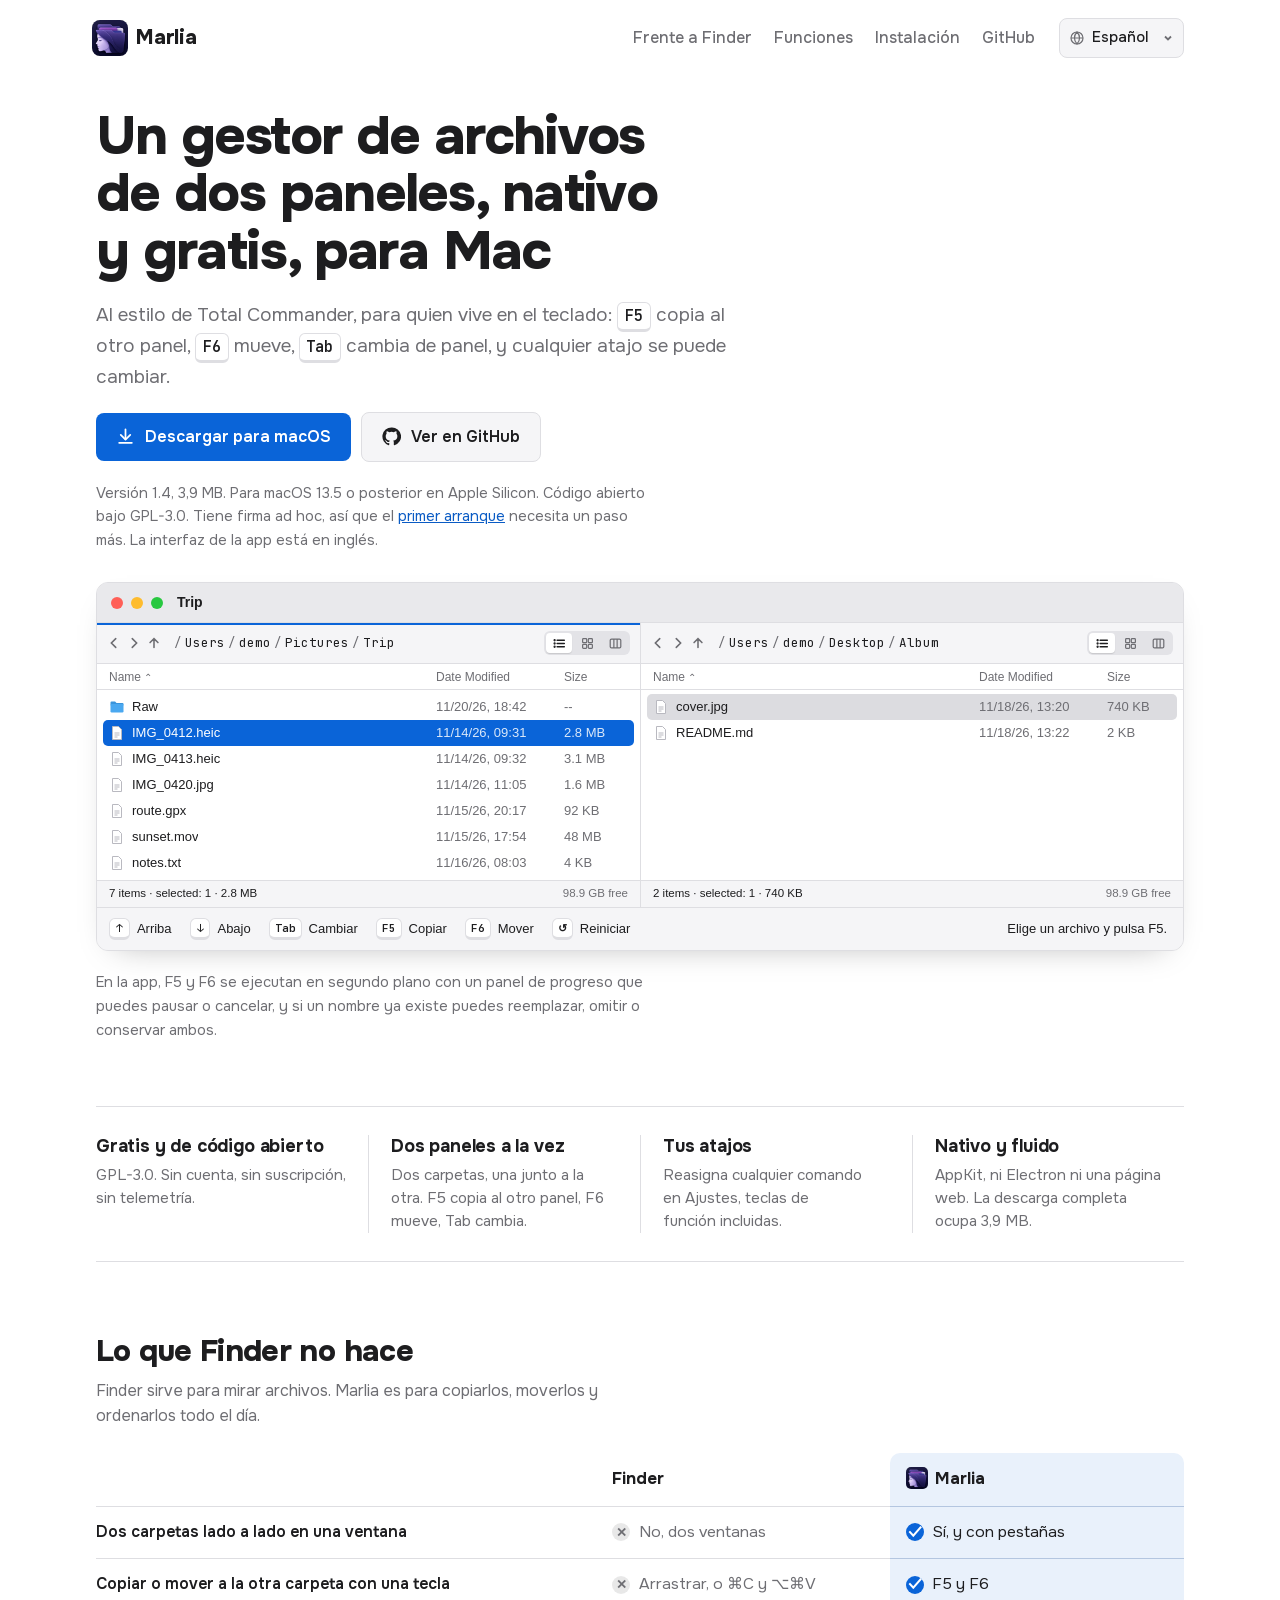
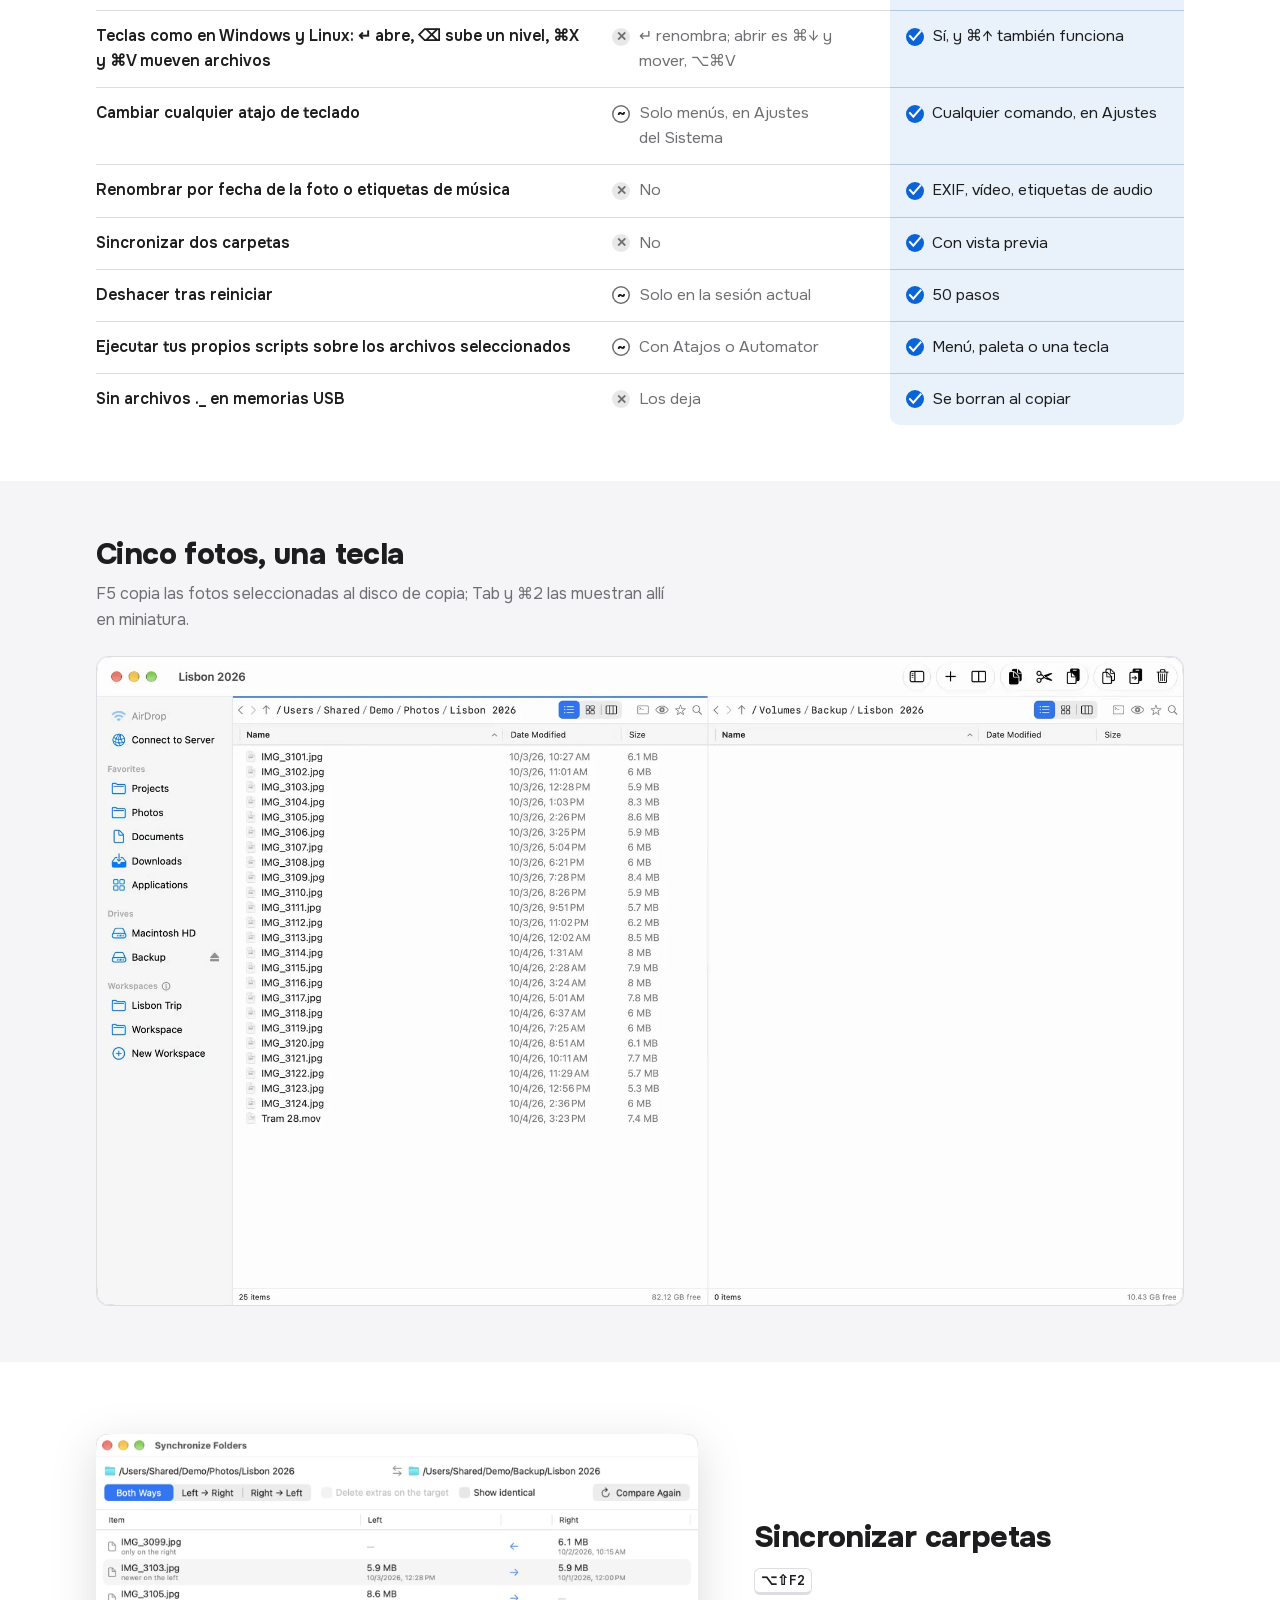
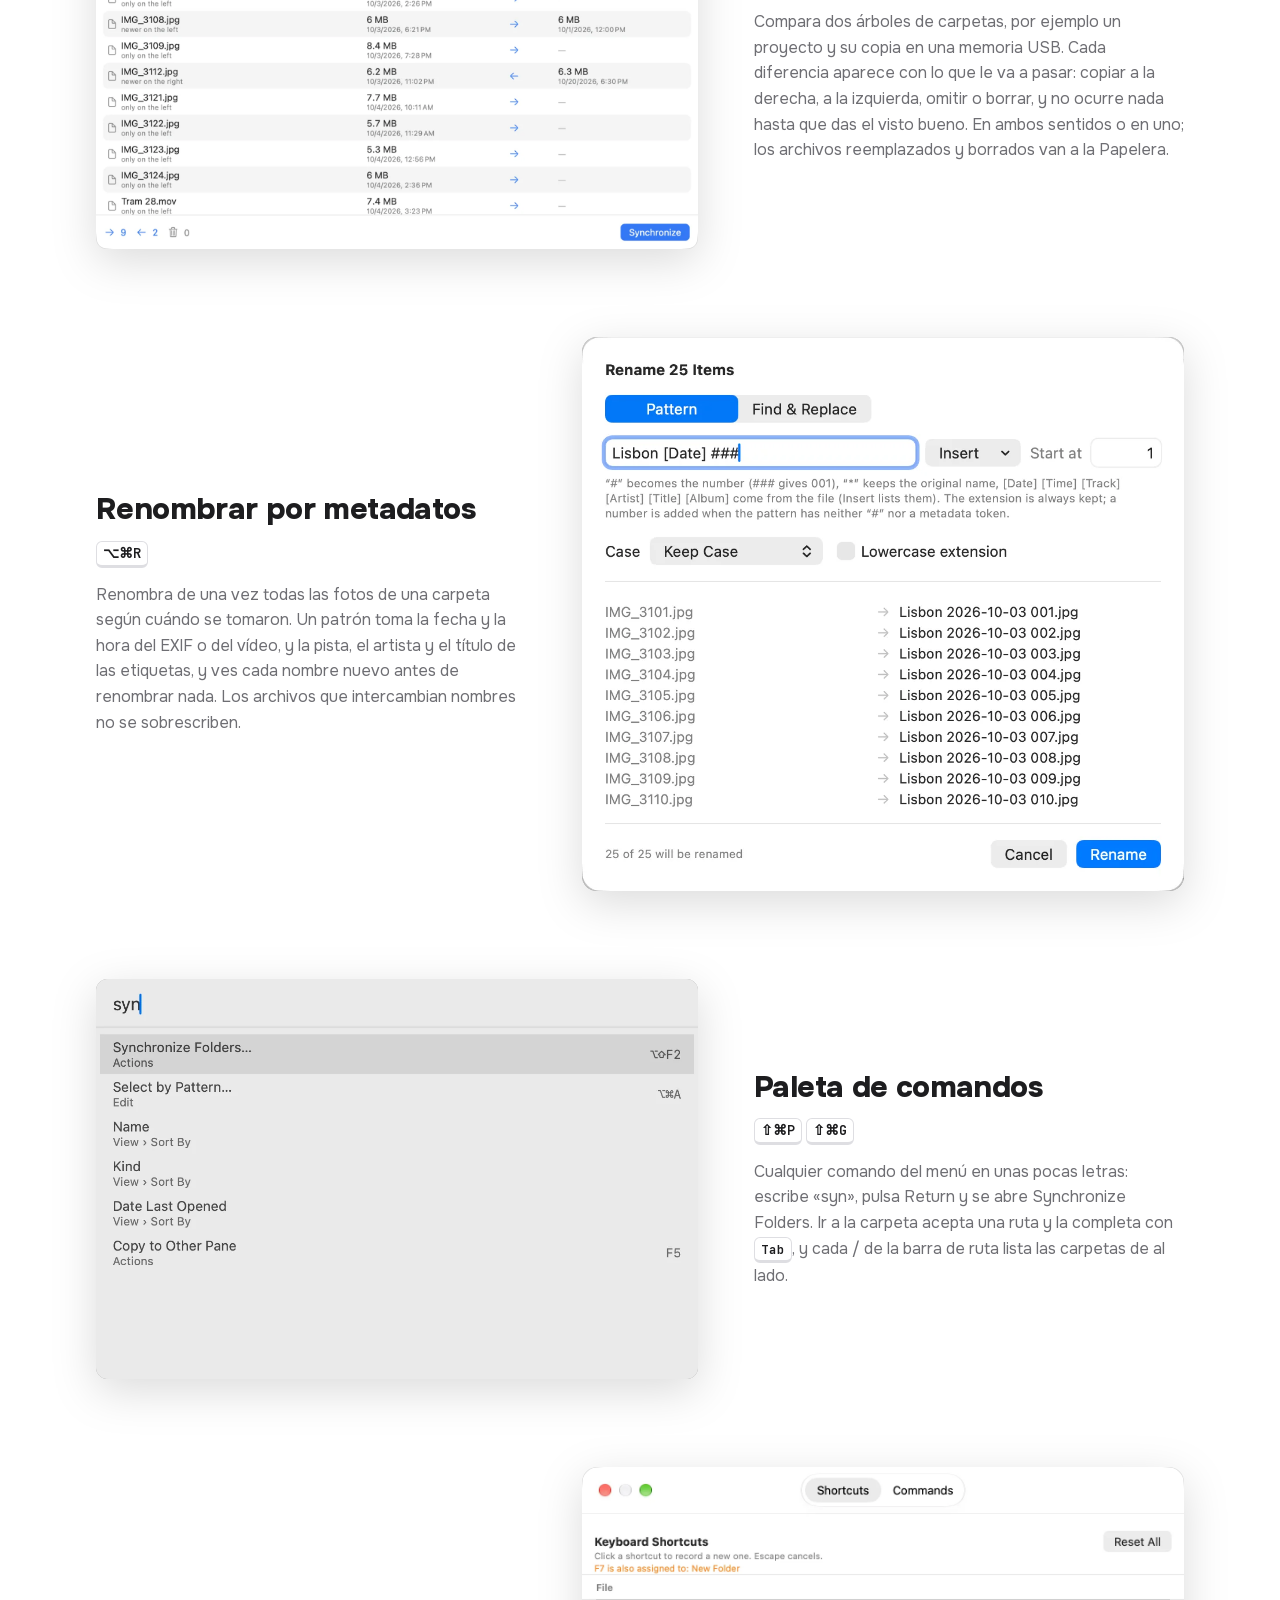
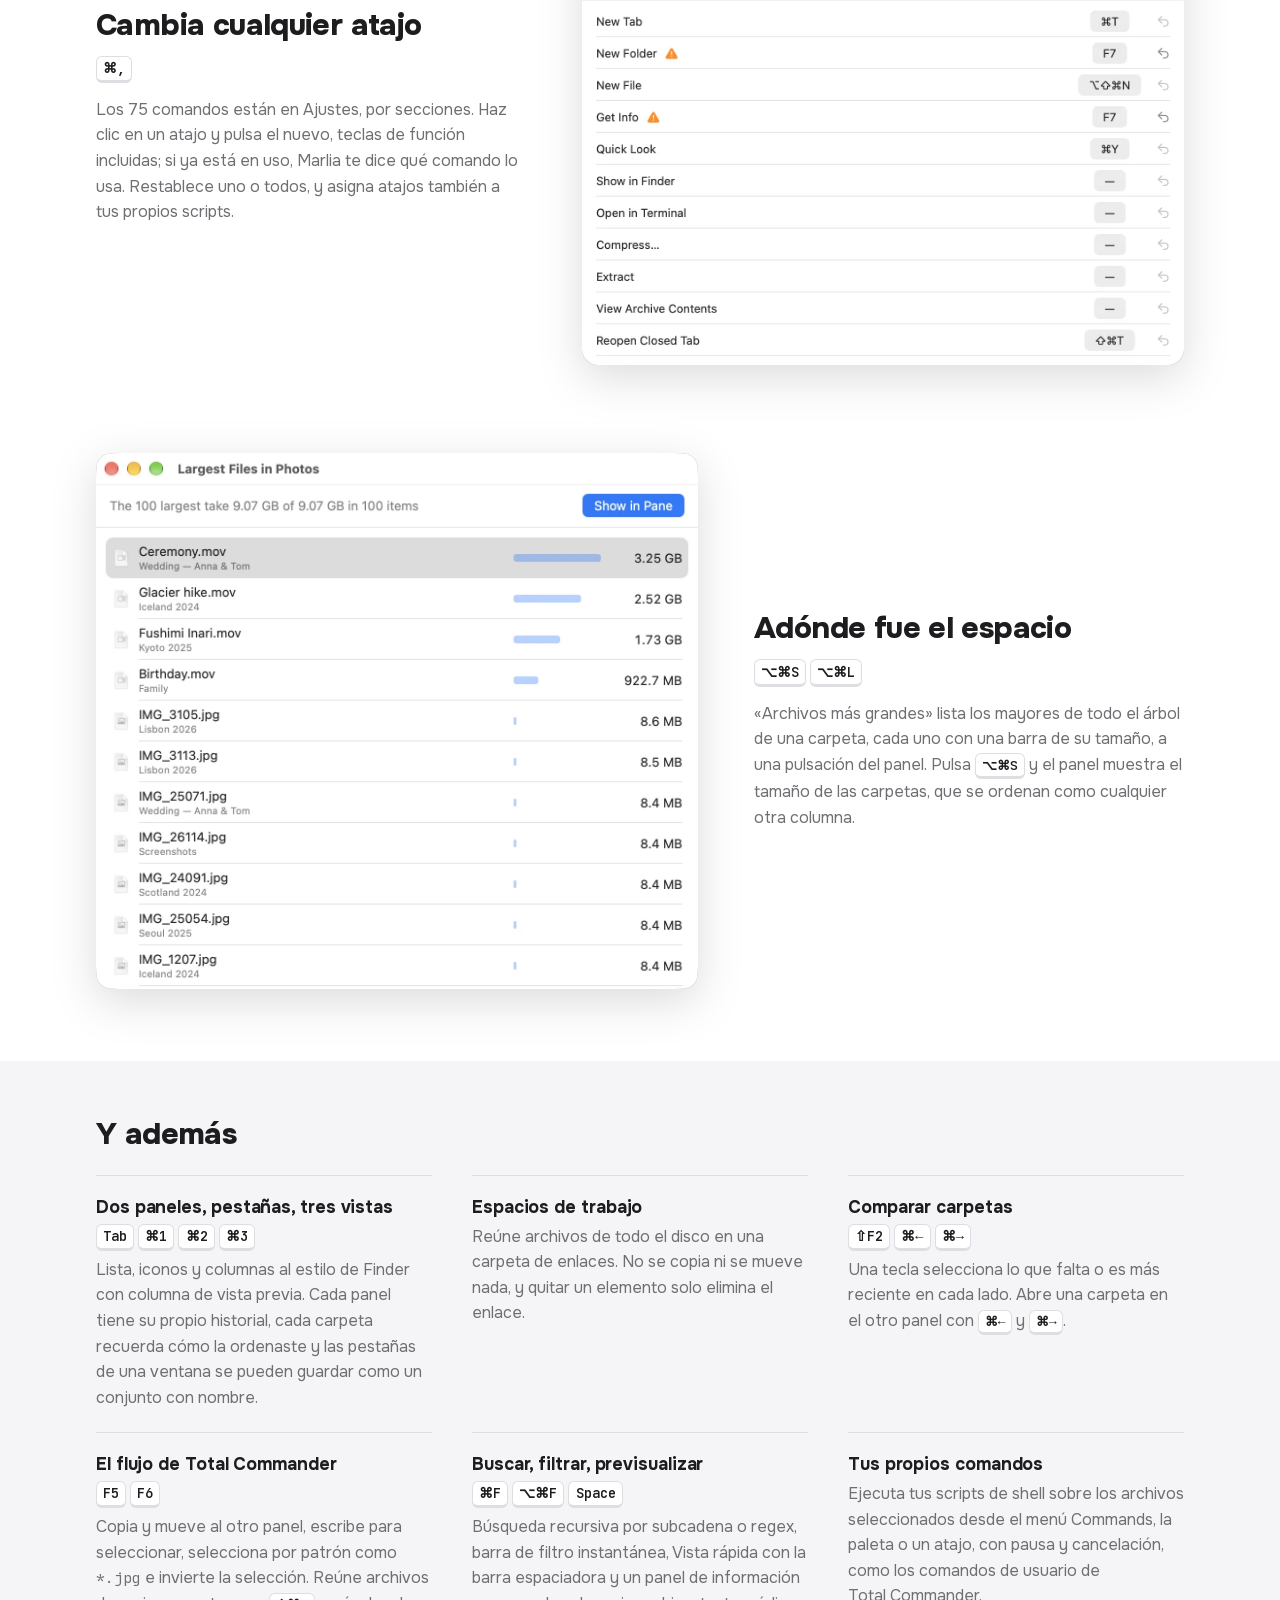
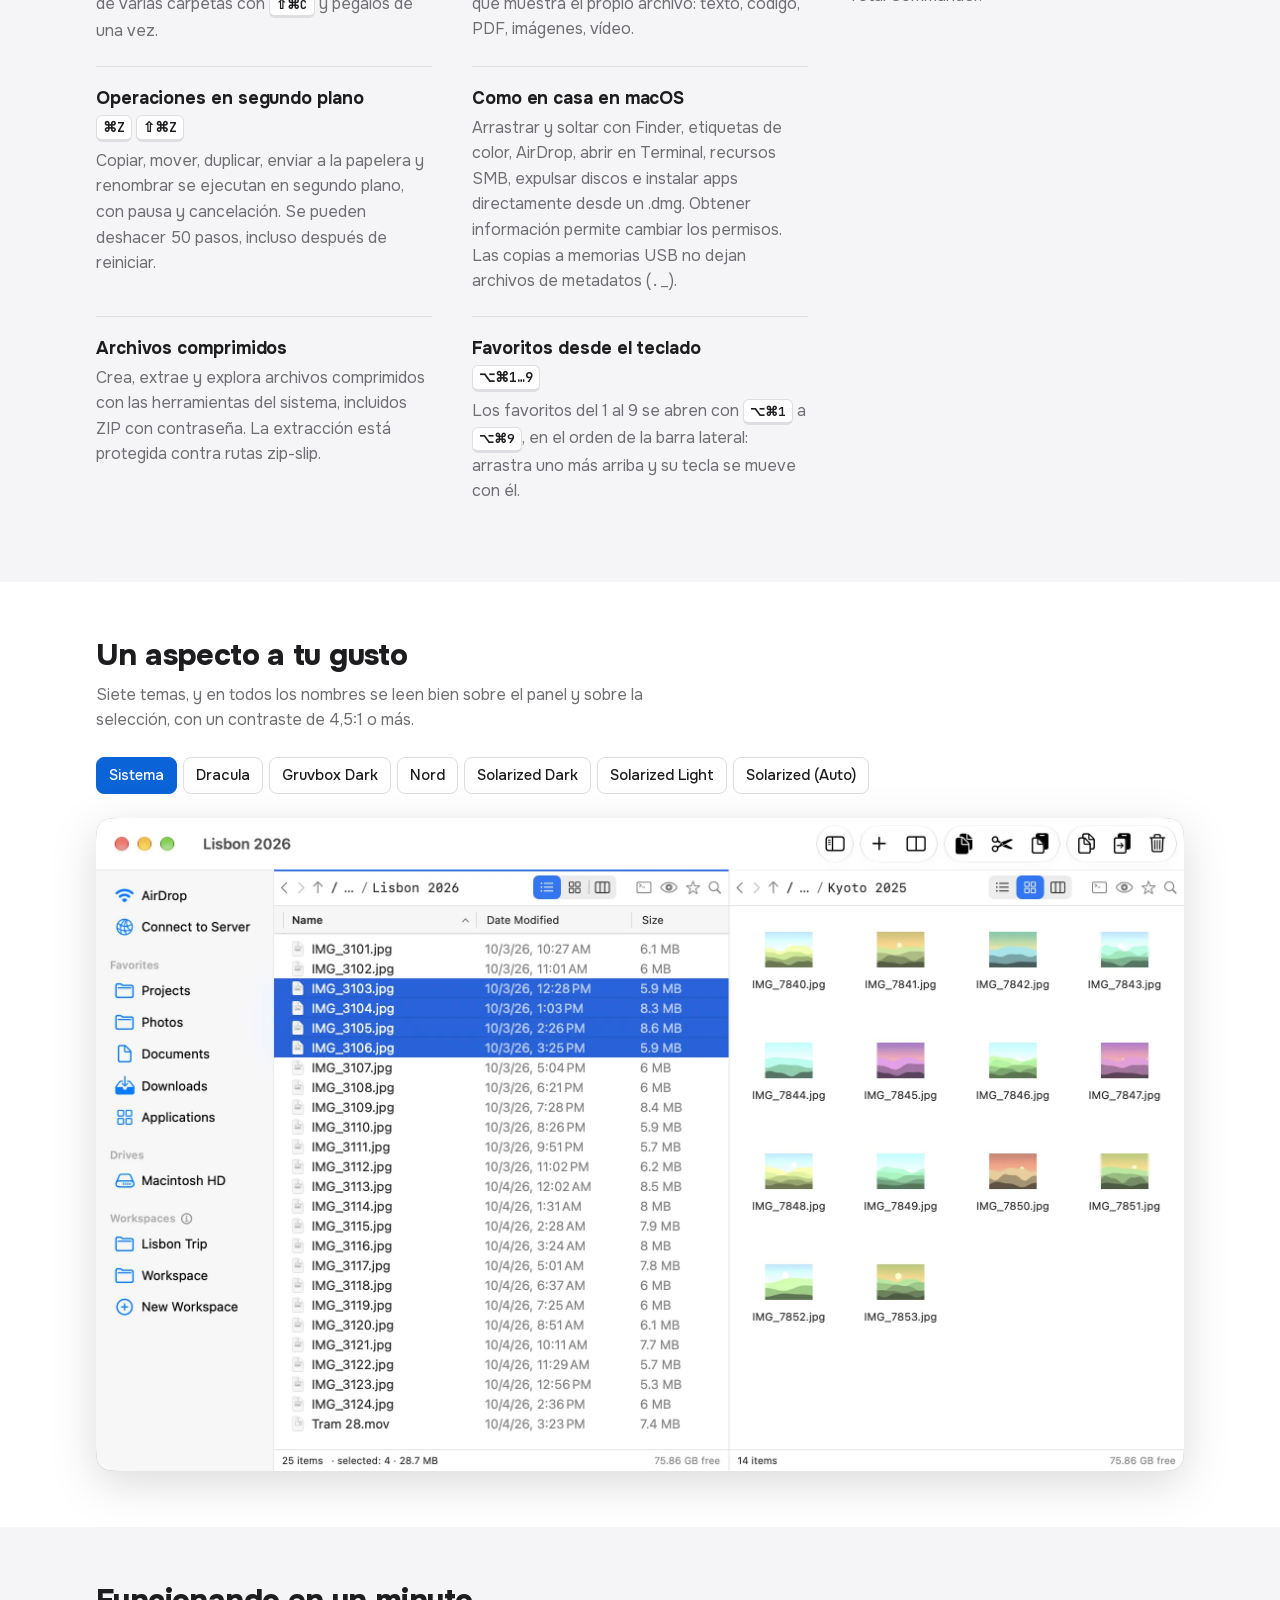
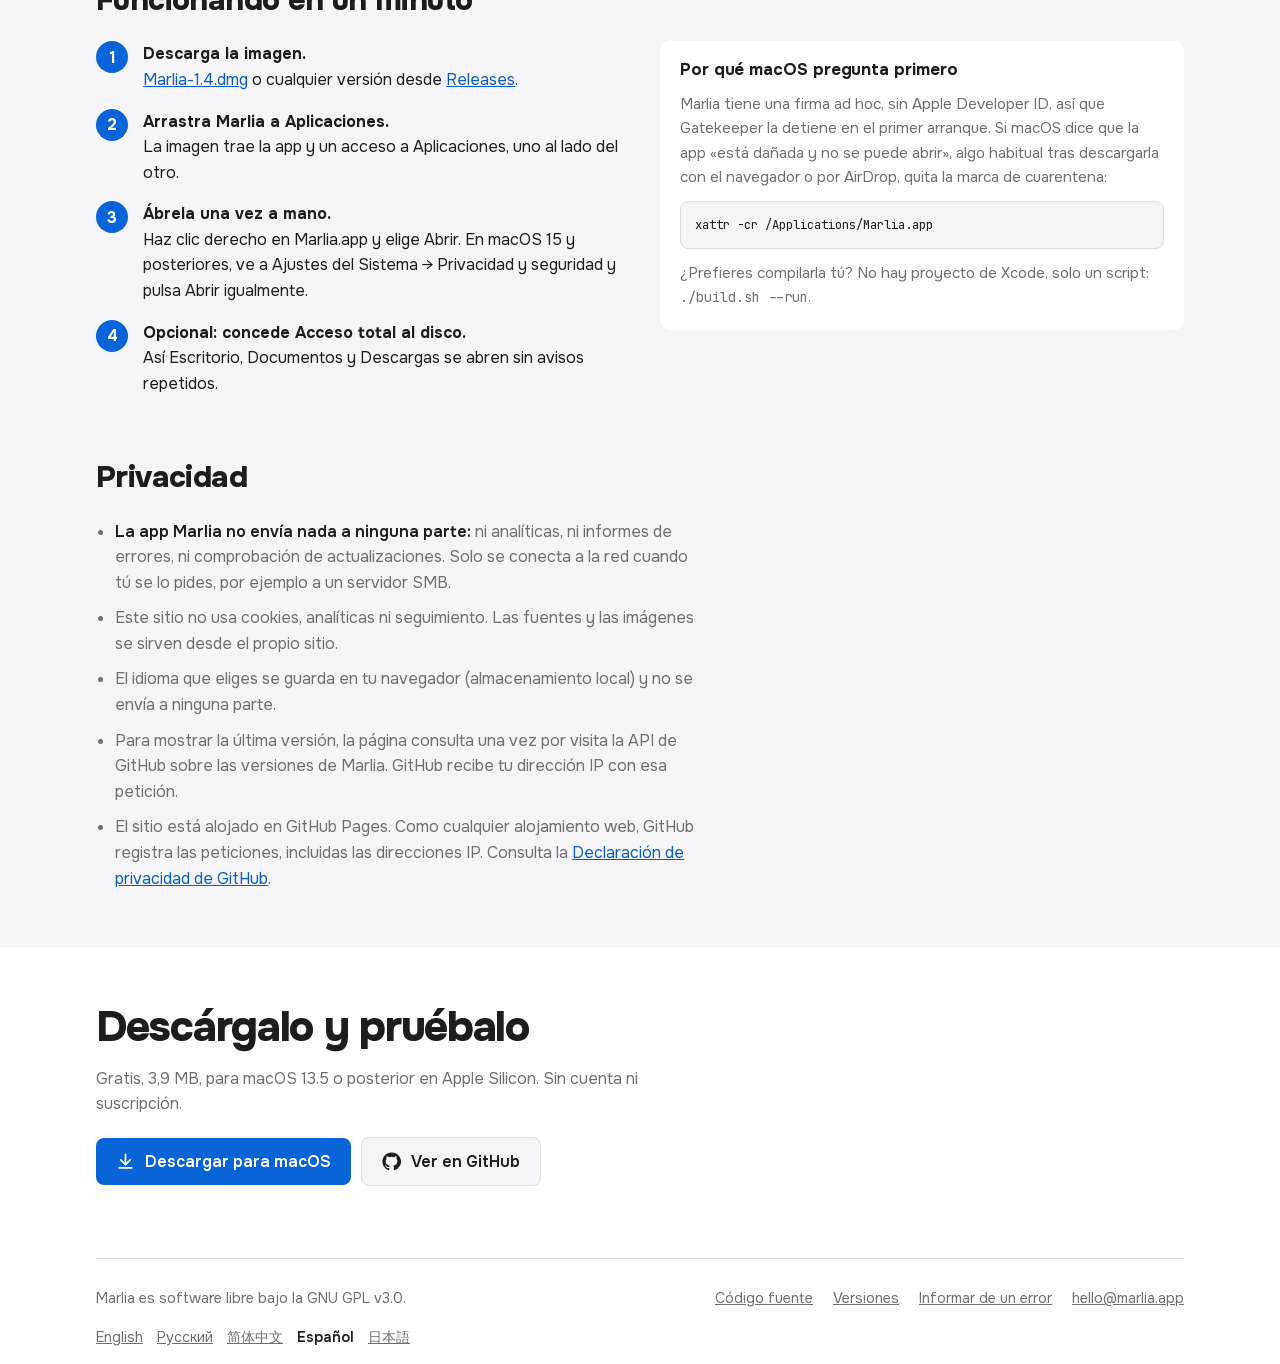
<file: docs/es/index.html>
<!doctype html>
<html lang="es" data-lang="es">
<head>
<meta charset="utf-8">
<meta name="viewport" content="width=device-width, initial-scale=1, viewport-fit=cover">
<!-- seo:start (generated per language by site/build.py) -->
<title>Marlia: gestor de archivos gratuito de dos paneles para Mac, al estilo de Total Commander</title>
<meta name="description" content="Gestor de archivos de dos paneles para Mac, gratis y de código abierto. F5 copia, F6 mueve y cualquier atajo se puede reasignar. AppKit nativo y fluido.">
<link rel="canonical" href="https://marlia.app/es/">
<link rel="alternate" hreflang="en" href="https://marlia.app/">
<link rel="alternate" hreflang="ru" href="https://marlia.app/ru/">
<link rel="alternate" hreflang="zh-Hans" href="https://marlia.app/zh/">
<link rel="alternate" hreflang="es" href="https://marlia.app/es/">
<link rel="alternate" hreflang="ja" href="https://marlia.app/ja/">
<link rel="alternate" hreflang="x-default" href="https://marlia.app/">
<meta property="og:type" content="website">
<meta property="og:site_name" content="Marlia">
<meta property="og:locale" content="es_ES">
<meta property="og:title" content="Marlia: gestor de archivos gratuito de dos paneles para Mac, al estilo de Total Commander">
<meta property="og:description" content="Gestor de archivos de dos paneles para Mac, gratis y de código abierto. F5 copia, F6 mueve y cualquier atajo se puede reasignar. AppKit nativo y fluido.">
<meta property="og:url" content="https://marlia.app/es/">
<meta property="og:image" content="https://marlia.app/media/og.jpg">
<meta property="og:image:width" content="1200">
<meta property="og:image:height" content="717">
<meta name="twitter:card" content="summary_large_image">
<meta name="twitter:title" content="Marlia: gestor de archivos gratuito de dos paneles para Mac, al estilo de Total Commander">
<meta name="twitter:description" content="Gestor de archivos de dos paneles para Mac, gratis y de código abierto. F5 copia, F6 mueve y cualquier atajo se puede reasignar. AppKit nativo y fluido.">
<script type="application/ld+json">{"@context": "https://schema.org", "@type": "SoftwareApplication", "name": "Marlia", "url": "https://marlia.app/es/", "description": "Gestor de archivos de dos paneles para Mac, gratis y de código abierto. F5 copia, F6 mueve y cualquier atajo se puede reasignar. AppKit nativo y fluido.", "inLanguage": "es", "applicationCategory": "UtilitiesApplication", "applicationSubCategory": "File manager", "operatingSystem": "macOS 13.5 or later", "processorRequirements": "Apple Silicon (arm64)", "softwareVersion": "1.4", "downloadUrl": "https://github.com/lex1142/marlia/releases/download/v1.4/Marlia-1.4.dmg", "fileSize": "3.9 MB", "isAccessibleForFree": true, "offers": {"@type": "Offer", "price": "0", "priceCurrency": "USD"}, "license": "https://www.gnu.org/licenses/gpl-3.0.html", "image": "https://marlia.app/media/og.jpg", "screenshot": "https://marlia.app/media/hero-light.webp", "sameAs": ["https://github.com/lex1142/marlia"]}</script>
<!-- seo:end -->
<meta name="theme-color" content="#ffffff" media="(prefers-color-scheme: light)">
<meta name="theme-color" content="#1e1e1f" media="(prefers-color-scheme: dark)">
<link rel="icon" type="image/png" href="../marlia-icon.png">
<link rel="apple-touch-icon" href="../marlia-icon.png">
<link rel="stylesheet" href="../fonts/fonts.css">
<style>
/* The page is dressed as Marlia itself: macOS window surfaces of the app's System theme, one
   accent (the selected-row blue), one text face (Onest) and a monospace face only where the text
   really is a key, a path or code. The one bold thing is the live two-pane window in the hero;
   everything else stays quiet: no section labels above headings, no decorative gradients or
   card shadows. CJK falls through to the system faces picked per language. */
:root {
  --paper: #ffffff;
  --surface: #f5f5f7;
  --ink: #1d1d1f;
  --muted: #6e6e73;
  --line: #dedee2;
  --accent: #0a64d8;          /* fills: buttons, selection, ✓ */
  --accent-text: #0a5bc4;     /* links and other accent text on --paper */
  --accent-ink: #ffffff;
  --sel-tint: color-mix(in srgb, var(--accent) 9%, var(--paper));
  --win-shadow: 0 12px 32px -20px rgba(0, 0, 0, 0.35);
  /* the screenshot keeps the window's rounded transparent corners, so its shadow follows them */
  --shot-shadow: drop-shadow(0 0 0.5px rgba(0, 0, 0, 0.35)) drop-shadow(0 12px 22px rgba(0, 0, 0, 0.14));
  --code-bg: #f5f5f7;

  /* replica of Marlia's System theme (follows the page's light/dark, like the app follows macOS) */
  --m-pane: #ffffff;
  --m-chrome: #f5f5f7;
  --m-title: #e9e9ec;
  --m-text: #1d1d1f;
  --m-sec: #6e6e73;
  --m-sep: #dedee2;
  --m-sel: #0a64d8;
  --m-sel-text: #ffffff;
  --m-sel-off: #dcdce0;
  --m-folder: #4aa8f0;
  --m-folder-tab: #3a95dc;
  --m-doc: #ffffff;
  --m-doc-line: #b9b9c0;
  --m-seg: #e3e3e7;
  --m-seg-on: #ffffff;
  --only-light: block;
  --only-dark: none;

  --cjk: "Hiragino Sans", "PingFang SC", "Noto Sans JP", "Noto Sans SC";
  --f-body: "Onest", -apple-system, BlinkMacSystemFont, "Helvetica Neue", var(--cjk), Arial, sans-serif;
  --f-mono: "JetBrains Mono", ui-monospace, "SF Mono", Menlo, var(--cjk), monospace;
  --f-ui: -apple-system, BlinkMacSystemFont, "SF Pro Text", "Helvetica Neue", Arial, sans-serif;
}
:root:lang(zh) { --cjk: "PingFang SC", "Hiragino Sans GB", "Noto Sans SC", "Microsoft YaHei"; }
:root:lang(ja) { --cjk: "Hiragino Sans", "Hiragino Kaku Gothic ProN", "Noto Sans JP", "Yu Gothic"; }

@media (prefers-color-scheme: dark) {
  :root:not([data-theme="light"]) {
    color-scheme: dark;
    --paper: #1e1e1f;
    --surface: #2a2a2c;
    --ink: #ececee;
    --muted: #98989d;
    --line: #3c3c3f;
    --accent: #0a5ed7;
    --accent-text: #5aa2ff;
    --sel-tint: color-mix(in srgb, var(--accent) 24%, var(--paper));
    --win-shadow: none;
    --shot-shadow: none;
    --code-bg: #2a2a2c;
    --m-pane: #1e1e1f;
    --m-chrome: #2a2a2c;
    --m-title: #333336;
    --m-text: #ececee;
    --m-sec: #98989d;
    --m-sep: #3c3c3f;
    --m-sel: #0a5ed7;
    --m-sel-text: #ffffff;
    --m-sel-off: #46464a;
    --m-folder: #5ab4f2;
    --m-folder-tab: #3f9ade;
    --m-doc: #f2f2f4;
    --m-doc-line: #9a9aa2;
    --m-seg: #3a3a3d;
    --m-seg-on: #636367;
    --only-light: none;
    --only-dark: block;
  }
}
:root[data-theme="dark"] {
  color-scheme: dark;
  --paper: #1e1e1f;
  --surface: #2a2a2c;
  --ink: #ececee;
  --muted: #98989d;
  --line: #3c3c3f;
  --accent: #0a5ed7;
  --accent-text: #5aa2ff;
  --sel-tint: color-mix(in srgb, var(--accent) 24%, var(--paper));
  --win-shadow: none;
  --shot-shadow: none;
  --code-bg: #2a2a2c;
  --m-pane: #1e1e1f;
  --m-chrome: #2a2a2c;
  --m-title: #333336;
  --m-text: #ececee;
  --m-sec: #98989d;
  --m-sep: #3c3c3f;
  --m-sel: #0a5ed7;
  --m-sel-text: #ffffff;
  --m-sel-off: #46464a;
  --m-folder: #5ab4f2;
  --m-folder-tab: #3f9ade;
  --m-doc: #f2f2f4;
  --m-doc-line: #9a9aa2;
  --m-seg: #3a3a3d;
  --m-seg-on: #636367;
  --only-light: none;
  --only-dark: block;
}

* { box-sizing: border-box; }
html { -webkit-text-size-adjust: 100%; }
body { margin: 0; }
img { max-width: 100%; }
[hidden] { display: none !important; }
body {
  background: var(--paper);
  color: var(--ink);
  font-family: var(--f-body);
  font-size: 1rem;
  line-height: 1.6;
  -webkit-font-smoothing: antialiased;
}
.wrap {
  max-width: 1120px;
  margin-inline: auto;
  padding-left: max(16px, env(safe-area-inset-left, 0px));
  padding-right: max(16px, env(safe-area-inset-right, 0px));
}
a { color: var(--accent-text); }
a:focus-visible, button:focus-visible, select:focus-visible, .demo:focus-visible {
  outline: 2px solid var(--accent-text);
  outline-offset: 2px;
}
/* Type scale: 1 · 1.15 · 1.9 · up to 4 rem, all Onest; weight does the work a second face would. */
h1, h2, h3 { font-family: var(--f-body); text-wrap: balance; margin: 0; line-height: 1.12; }
h2 { font-size: 1.9rem; font-weight: 800; letter-spacing: -0.02em; }
h3 { font-size: 1.1rem; font-weight: 700; letter-spacing: -0.005em; }
:lang(zh) h1, :lang(zh) h2, :lang(ja) h1, :lang(ja) h2 { letter-spacing: 0; line-height: 1.3; }
:lang(ja) h1, :lang(ja) h2, :lang(ja) h3, :lang(ja) .pillar b, :lang(ja) .cmp th, :lang(ja) .cmp td { word-break: auto-phrase; }
p { margin: 0; }
kbd {
  font-family: var(--f-mono);
  font-size: 0.8em;
  font-weight: 600;
  display: inline-block;
  min-width: 1.9em;
  text-align: center;
  padding: 0.1em 0.45em;
  border: 1px solid var(--line);
  border-bottom-width: 3px;
  border-radius: 6px;
  background: var(--paper);
  color: var(--ink);
  line-height: 1.5;
  white-space: nowrap;
}
code { font-family: var(--f-mono); font-size: 0.9em; white-space: nowrap; }

/* ---------- header ---------- */
.top { display: flex; align-items: center; gap: 16px 24px; padding-block: 18px; }
.brand {
  display: flex; align-items: center; gap: 8px;
  font-weight: 800; font-size: 1.25rem; letter-spacing: -0.01em;
  color: var(--ink); text-decoration: none;
  margin-right: auto;
}
.brand-icon { width: 36px; height: 36px; display: block; flex: none; margin-left: -4px; border-radius: 8px; }
.top nav { display: flex; gap: 22px; flex-wrap: wrap; }
.top nav a { color: var(--muted); text-decoration: none; font-weight: 500; }
.top nav a:hover { color: var(--ink); }

.lang { position: relative; display: inline-flex; align-items: center; }
.lang svg { position: absolute; pointer-events: none; color: var(--muted); }
.lang .globe { left: 10px; width: 16px; height: 16px; }
.lang .chev { right: 10px; width: 12px; height: 12px; }
.lang select {
  appearance: none; -webkit-appearance: none;
  font: inherit; font-weight: 500; font-size: 0.92rem;
  color: var(--ink);
  background: var(--surface);
  border: 1px solid var(--line);
  border-radius: 8px;
  padding: 7px 30px 7px 32px;
  cursor: pointer;
}
.lang select:hover { border-color: var(--muted); }

/* ---------- hero: headline, download, then the live window ---------- */
.hero { padding-block: 32px 24px; display: grid; gap: 20px; }
.hero h1 { font-size: clamp(2.2rem, 4.6vw, 3.4rem); font-weight: 800; letter-spacing: -0.03em; line-height: 1.06; max-width: 21ch; }
:lang(ru) .hero h1 { max-width: 25ch; }
:lang(zh) .hero h1, :lang(ja) .hero h1 { max-width: 15em; letter-spacing: 0; }
/* Keeps a hyphenated term on one line ("two-pane" broke as "two- / pane"). */
.nw { white-space: nowrap; }
.lede { font-size: 1.18rem; color: var(--muted); max-width: 34em; line-height: 1.55; }
.lede strong { color: var(--ink); font-weight: 600; }
.cta { display: flex; flex-wrap: wrap; gap: 10px; align-items: center; }
.btn {
  display: inline-flex; align-items: center; gap: 10px;
  padding: 11px 20px;
  border-radius: 8px;
  font-weight: 600; font-size: 1rem;
  text-decoration: none;
  white-space: nowrap;
}
.btn-primary { background: var(--accent); color: var(--accent-ink); }
.btn-primary:hover { background: color-mix(in srgb, var(--accent) 86%, #000); }
.btn-ghost { color: var(--ink); background: var(--surface); border: 1px solid var(--line); }
.btn-ghost:hover { border-color: var(--muted); }
.btn svg { width: 19px; height: 19px; flex: none; }
.meta { font-size: 0.92rem; color: var(--muted); max-width: 38em; }
.hero .demo { margin-top: 10px; }
.demo-hint { font-size: 0.92rem; color: var(--muted); max-width: 38em; }

.only-light { display: var(--only-light); }
.only-dark { display: var(--only-dark); }

/* ---------- the four points: plain text in columns, no boxes ---------- */
.pillars {
  display: grid;
  grid-template-columns: repeat(4, minmax(0, 1fr));
  margin-block: 40px 16px;
  padding-block: 28px;
  border-block: 1px solid var(--line);
}
.pillar { display: grid; gap: 6px; align-content: start; padding-inline: 22px; }
.pillar:first-child { padding-left: 0; }
.pillar + .pillar { border-left: 1px solid var(--line); }
.pillar b { font-size: 1.12rem; font-weight: 700; line-height: 1.3; letter-spacing: -0.01em; }
.pillar span { color: var(--muted); font-size: 0.95rem; line-height: 1.5; }

/* ---------- sections ---------- */
.section { padding-block: 56px; display: grid; gap: 24px; }
.section-head { display: grid; gap: 10px; }
.section-head p { color: var(--muted); max-width: 36em; }

/* ---------- demo: a Marlia window, System theme ---------- */
.demo {
  font-family: var(--f-ui);
  font-size: 13px;
  line-height: 1.35;
  color: var(--m-text);
  background: var(--m-chrome);
  border: 1px solid var(--m-sep);
  border-radius: 12px;
  overflow: hidden;
  box-shadow: var(--win-shadow);
  outline: none;
}
.m-titlebar {
  display: flex; align-items: center; gap: 14px;
  padding: 10px 14px;
  background: var(--m-title);
  border-bottom: 1px solid var(--m-sep);
}
.m-lights { display: flex; gap: 8px; flex: none; }
.m-lights i { width: 12px; height: 12px; border-radius: 50%; display: block; }
.m-lights i:nth-child(1) { background: #ff5f57; }
.m-lights i:nth-child(2) { background: #febc2e; }
.m-lights i:nth-child(3) { background: #28c840; }
.m-title { font-weight: 600; font-size: 14px; }
.m-panes { display: grid; grid-template-columns: 1fr 1fr; }
.m-pane { position: relative; min-width: 0; display: grid; grid-template-rows: auto auto 1fr auto; background: var(--m-pane); cursor: default; }
.m-pane + .m-pane { border-left: 1px solid var(--m-sep); }
.m-pane::before { content: ""; position: absolute; inset: 0 0 auto; height: 2px; background: transparent; }
.m-pane.active::before { background: var(--m-sel); }
.m-bar {
  display: flex; align-items: center; gap: 10px;
  padding: 8px 10px;
  background: var(--m-chrome);
  border-bottom: 1px solid var(--m-sep);
  min-width: 0;
}
.m-nav { display: flex; gap: 6px; color: var(--m-sec); flex: none; }
.m-nav svg { width: 14px; height: 14px; }
.m-path { flex: 1; min-width: 0; white-space: nowrap; overflow: hidden; text-overflow: ellipsis; font-family: var(--f-mono); font-size: 12.5px; }
.m-path b { color: var(--m-sec); font-weight: 400; margin-inline: 3px; }
.m-seg { display: flex; gap: 2px; background: var(--m-seg); border-radius: 6px; padding: 2px; flex: none; }
.m-seg span { width: 26px; height: 20px; display: grid; place-items: center; border-radius: 4px; color: var(--m-sec); }
.m-seg span.on { background: var(--m-seg-on); color: var(--m-text); box-shadow: 0 1px 1px rgba(0,0,0,.12); }
.m-seg svg { width: 13px; height: 13px; }
.m-head, .m-row {
  display: grid;
  grid-template-columns: minmax(0, 1fr) 118px 64px;
  gap: 10px;
  padding: 0 12px;
  align-items: center;
}
.m-head {
  height: 26px;
  color: var(--m-sec);
  font-size: 12px;
  font-weight: 500;
  border-bottom: 1px solid var(--m-sep);
  background: var(--m-pane);
}
.m-head .sorted::after { content: " ⌃"; font-size: 10px; }
.m-list { list-style: none; margin: 0; padding: 4px 6px; min-height: 190px; }
.m-row { height: 26px; border-radius: 5px; padding: 0 6px; }
.m-row .n { display: flex; align-items: center; gap: 7px; min-width: 0; }
.m-row .n span { white-space: nowrap; overflow: hidden; text-overflow: ellipsis; }
.m-row .n svg { width: 16px; height: 16px; flex: none; }
.m-row .d, .m-row .s { color: var(--m-sec); white-space: nowrap; font-variant-numeric: tabular-nums; }
.m-row.sel { background: var(--m-sel-off); }
.m-pane.active .m-row.sel { background: var(--m-sel); color: var(--m-sel-text); }
.m-pane.active .m-row.sel .d, .m-pane.active .m-row.sel .s { color: var(--m-sel-text); opacity: .85; }
.m-row.fresh { animation: fresh 1s ease-out; }
@keyframes fresh { from { background: color-mix(in srgb, var(--m-sel) 30%, transparent); } }
.ic-folder .body { fill: var(--m-folder); }
.ic-folder .tab { fill: var(--m-folder-tab); }
.ic-doc .page { fill: var(--m-doc); stroke: var(--m-doc-line); }
.ic-doc .lines { stroke: var(--m-doc-line); }
.m-status {
  display: flex; justify-content: space-between; gap: 8px;
  padding: 5px 12px;
  font-size: 11.5px;
  border-top: 1px solid var(--m-sep);
  background: var(--m-chrome);
  white-space: nowrap;
}
.m-status span { overflow: hidden; text-overflow: ellipsis; }
.m-status .free { color: var(--m-sec); flex: none; }

/* The function-key bar along the bottom of the window, as in a two-pane commander: each key is
   a real control of the demo, so the bar is structure, not decoration. */
.fbar {
  display: flex; flex-wrap: wrap; align-items: center; gap: 2px 4px;
  padding: 6px 8px;
  background: var(--m-chrome);
  border-top: 1px solid var(--m-sep);
}
.key {
  font: inherit;
  display: inline-flex; align-items: center; gap: 7px;
  background: transparent;
  color: var(--m-text);
  border: 0;
  border-radius: 6px;
  padding: 4px 10px 4px 4px;
  cursor: pointer;
}
.key:hover { background: var(--m-sel-off); }
.key kbd { font-size: 11px; background: var(--m-pane); border-color: var(--m-sep); color: var(--m-text); }
.key.pressed kbd { background: var(--m-sel); color: var(--m-sel-text); border-color: var(--m-sel); }
.demo-log { margin-left: auto; padding-inline: 8px; color: var(--m-text); min-height: 1.4em; }

/* ---------- bands ---------- */
/* Sections alternate between the page and a full-width strip in the window-chrome grey: the
   app's own surfaces, not decoration. The strip is drawn by a spread shadow clipped to the
   element's height, so it reaches the edges of the window without widening the page. */
.band { background: var(--surface); box-shadow: 0 0 0 100vmax var(--surface); clip-path: inset(0 -100vmax); }
.band .tour-video { background: var(--paper); }
.band + .final { border-top: 0; }
.band .section + .section { padding-top: 8px; }

/* ---------- spotlights ---------- */
/* Five features Finder lacks, each with a real screenshot; picture and text swap sides from
   one to the next. On a narrow screen the picture goes above its text. */
.spots { display: grid; gap: 88px; padding-block: 72px; }
.spot { display: grid; grid-template-columns: minmax(0, 7fr) minmax(0, 5fr); gap: 56px; align-items: center; }
.spot:nth-child(even) { grid-template-columns: minmax(0, 5fr) minmax(0, 7fr); }
.spot:nth-child(even) .spot-shot { order: 2; }
.spot-text { display: grid; gap: 14px; justify-items: start; }
.spot-text p { color: var(--muted); max-width: 30em; }
.spot-text .tag, .feature .tag { display: flex; flex-wrap: wrap; gap: 4px; }
.spot-text .tag kbd, .feature .tag kbd { font-size: 0.85rem; }
.spot-shot { margin: 0; }
.spot-shot img { width: 100%; height: auto; vertical-align: top; filter: var(--shot-shadow); }

/* ---------- and also ---------- */
/* Ten items fill three columns top to bottom (4 + 3 + 3), so none is left alone on a last row. */
.features { display: grid; grid-template-columns: repeat(3, minmax(0, 1fr)); grid-template-rows: repeat(4, auto); grid-auto-flow: column; column-gap: 40px; }
.feature { display: grid; gap: 6px; padding-block: 22px; border-top: 1px solid var(--line); align-content: start; }
.feature p { color: var(--muted); max-width: 36em; }

/* ---------- tour video ---------- */
.tour-video {
  border-radius: 12px;
  overflow: hidden;
  border: 1px solid var(--line);
  background: var(--surface);
}
.tour-video video { width: 100%; height: auto; max-width: 100%; aspect-ratio: 1920 / 1146; vertical-align: top; }

/* ---------- comparison with Finder ---------- */
.cmp-scroll { overflow-x: auto; }
.cmp { width: 100%; border-collapse: separate; border-spacing: 0; font-size: 0.98rem; }
/* Top-aligned: the mark is pinned to a cell's first line, so a cell's text must start there too. */
.cmp th, .cmp td { padding: 13px 16px; text-align: left; vertical-align: top; border-bottom: 1px solid var(--line); }
.cmp tbody tr:last-child > * { border-bottom: 0; }
.cmp thead th { font-weight: 700; font-size: 1.05rem; white-space: nowrap; }
.cmp thead th img { width: 22px; height: 22px; vertical-align: -5px; margin-right: 7px; border-radius: 5px; }
.cmp tbody th { font-weight: 600; width: 46%; padding-left: 0; }
.cmp td { color: var(--muted); width: 27%; position: relative; padding-left: calc(24px + 1.15em); }
/* The Marlia column reads as a selected column: the same blue the app selects rows with. */
.cmp .m { background: var(--sel-tint); color: var(--ink); border-bottom-color: color-mix(in srgb, var(--accent) 20%, var(--line)); }
.cmp thead .m { border-radius: 10px 10px 0 0; }
.cmp tbody tr:last-child .m { border-radius: 0 0 10px 10px; }
.cmp td, .cmp th, .pillar span { text-wrap: pretty; }
.cmp td::before {
  position: absolute; left: 16px; top: calc(13px + 0.27em);
  display: grid; place-items: center;
  width: 1.35em; height: 1.35em;
  border-radius: 50%;
  font-size: 0.85em; font-weight: 800; line-height: 1;
}
/* The second content value is the alt text: empty, since the cell's words already say yes/no/partly.
   Browsers without that syntax drop the declaration and keep the first one. */
.cmp .yes::before { content: "✓"; content: "✓" / ""; color: var(--accent-ink); background: var(--accent); }
.cmp .no::before { content: "✕"; content: "✕" / ""; color: var(--muted); background: color-mix(in srgb, var(--muted) 16%, transparent); }
.cmp .part::before { content: "~"; content: "~" / ""; color: var(--ink); box-shadow: inset 0 0 0 1.5px var(--muted); }

/* ---------- themes ---------- */
/* One real screenshot of the app and a picker of the seven themes; a pick swaps the picture
   (it loads on demand). System and Solarized (Auto) follow the page's light/dark, as they
   follow macOS in the app. */
.theme-pick { display: flex; flex-wrap: wrap; gap: 6px; }
.theme-pick button {
  font: inherit; font-size: 0.92rem; font-weight: 500;
  padding: 6px 12px;
  border-radius: 8px;
  border: 1px solid var(--line);
  background: var(--paper);
  color: var(--ink);
  cursor: pointer;
}
.theme-pick button:hover { border-color: var(--muted); }
.theme-pick button[aria-pressed="true"] { background: var(--accent); border-color: var(--accent); color: var(--accent-ink); }
.theme-shot { margin: 0; }
.theme-shot img { width: 100%; height: auto; aspect-ratio: 2200 / 1320; vertical-align: top; filter: var(--shot-shadow); }

/* ---------- install ---------- */
.install { display: grid; grid-template-columns: minmax(0, 1fr) minmax(0, 1fr); gap: 40px; align-items: start; }
/* Numbered because it is a sequence. */
.steps { margin: 0; padding: 0; list-style: none; counter-reset: s; display: grid; gap: 16px; }
.steps li { counter-increment: s; display: grid; grid-template-columns: 2.2em 1fr; gap: 12px; }
.steps li::before {
  content: counter(s);
  font-weight: 700; font-size: 1rem;
  width: 2em; height: 2em; border-radius: 50%;
  display: grid; place-items: center;
  background: var(--accent); color: var(--accent-ink);
}
.note {
  background: var(--paper);
  border-radius: 10px;
  padding: 20px;
  display: grid;
  gap: 12px;
  font-size: 0.95rem;
}
.note h3 { font-size: 1.05rem; }
.note pre { background: var(--surface); }
.note p { color: var(--muted); }
pre {
  margin: 0;
  background: var(--paper);
  border: 1px solid var(--line);
  border-radius: 8px;
  padding: 12px 14px;
  overflow-x: auto;
  font-family: var(--f-mono);
  font-size: 0.85rem;
}

/* ---------- privacy ---------- */
.privacy { margin: 0; padding-left: 1.2em; display: grid; gap: 10px; max-width: 38em; color: var(--muted); }
.privacy li::marker { color: var(--muted); }
.privacy strong { color: var(--ink); font-weight: 600; }

/* ---------- closing download ---------- */
.final { padding-block: 56px 72px; border-top: 1px solid var(--line); display: grid; gap: 14px; justify-items: start; }
.final h2 { font-size: clamp(1.9rem, 4vw, 2.7rem); letter-spacing: -0.03em; }
.final p { color: var(--muted); max-width: 34em; }
.final .cta { margin-top: 6px; }

/* ---------- footer ---------- */
.foot {
  border-top: 1px solid var(--line);
  padding-block: 28px 40px;
  display: flex; flex-wrap: wrap; justify-content: space-between; gap: 16px;
  color: var(--muted); font-size: 0.9rem;
}
.foot nav { display: flex; gap: 20px; flex-wrap: wrap; }
.foot .langs { gap: 14px; flex-basis: 100%; }
.foot .langs a[aria-current] { color: var(--ink); text-decoration: none; font-weight: 600; }
.foot a { color: var(--muted); }

@media (max-width: 900px) {
  .pillars { grid-template-columns: repeat(2, minmax(0, 1fr)); row-gap: 24px; }
  .pillar:nth-child(3) { padding-left: 0; border-left: 0; }
  .features { grid-template-columns: repeat(2, minmax(0, 1fr)); grid-template-rows: none; grid-auto-flow: row; }
  .spots { gap: 64px; padding-block: 56px; }
  .spot, .spot:nth-child(even) { grid-template-columns: 1fr; gap: 22px; }
  .spot:nth-child(even) .spot-shot { order: 0; }
  .spot-shot { max-width: 640px; }
  .install { grid-template-columns: 1fr; }
  .top nav { display: none; }
}
@media (max-width: 760px) {
  .m-panes { grid-template-columns: 1fr; }
  .m-pane + .m-pane { border-left: 0; border-top: 1px solid var(--m-sep); }
  .m-list { min-height: 0; }
  .m-head, .m-row { grid-template-columns: minmax(0, 1fr) 64px; }
  .m-head .d, .m-row .d { display: none; }
  .demo-log { margin-left: 0; width: 100%; padding: 2px 6px 4px; }
}
@media (max-width: 560px) {
  .hero { padding-top: 24px; }
  .hero h1 { font-size: 2.1rem; }
  .lede { font-size: 1.06rem; }
  .pillar { padding-inline: 12px; }
  .pillar:nth-child(odd) { padding-left: 0; }
  .pillar b { font-size: 1rem; }
  .pillar span { font-size: 0.86rem; }
  .cta .btn { flex: 1 1 100%; justify-content: center; }
  .features { grid-template-columns: 1fr; }
  .m-seg { display: none; }
  /* Three columns don't fit a phone: each row becomes its label over a Finder | Marlia pair. */
  .cmp, .cmp thead, .cmp tbody { display: block; }
  .cmp { font-size: 0.9rem; }
  .cmp tr { display: grid; grid-template-columns: minmax(0, 1fr) minmax(0, 1fr); column-gap: 6px; }
  .cmp thead td { display: none; }
  .cmp th, .cmp td { width: auto; padding: 9px 10px; border-bottom: 0; }
  .cmp thead th { padding-bottom: 4px; }
  .cmp tbody tr { border-top: 1px solid var(--line); padding-block: 6px 10px; }
  .cmp tbody th { grid-column: 1 / -1; width: auto; padding: 6px 0 2px; }
  .cmp td { padding-left: calc(18px + 1.15em); }
  .cmp td::before { left: 10px; top: calc(9px + 0.27em); }
  .cmp .m, .cmp thead .m, .cmp tbody tr:last-child .m { border-radius: 8px; }
  .cmp thead .m { background: none; }
}
@media (prefers-reduced-motion: reduce) {
  * { transition: none !important; animation: none !important; }
}
</style>

</head>
<body>
<svg width="0" height="0" style="position:absolute" aria-hidden="true">
  <symbol id="i-folder" viewBox="0 0 16 16"><g class="ic-folder"><path class="tab" d="M1.5 3.5a1 1 0 0 1 1-1h3.6l1.4 1.5h6a1 1 0 0 1 1 1V6h-13z"/><rect class="body" x="1.5" y="5" width="13" height="8.5" rx="1.2"/></g></symbol>
  <symbol id="i-doc" viewBox="0 0 16 16"><g class="ic-doc"><path class="page" d="M3.5 1.5h6l3 3v10h-9z" stroke-width="1"/><path class="lines" d="M5.5 8h5M5.5 10h5M5.5 12h3" stroke-width="1"/></g></symbol>
</svg>

<div class="wrap">
  <header class="top">
    <a class="brand" href="#top" aria-label="Marlia">
      <img class="brand-icon" src="../marlia-icon.png" alt="" width="40" height="40">
      Marlia
    </a>
    <nav aria-label="Sections">
      <a href="#compare" data-t="nav.compare">Frente a Finder</a>
      <a href="#features" data-t="nav.features">Funciones</a>
      <a href="#install" data-t="nav.install">Instalación</a>
      <a href="https://github.com/lex1142/marlia" target="_blank" rel="noopener">GitHub</a>
    </nav>
    <label class="lang">
      <svg class="globe" viewBox="0 0 24 24" fill="none" stroke="currentColor" stroke-width="1.8" aria-hidden="true"><circle cx="12" cy="12" r="9"/><path d="M3 12h18M12 3c2.5 2.6 3.8 5.6 3.8 9s-1.3 6.4-3.8 9c-2.5-2.6-3.8-5.6-3.8-9S9.5 5.6 12 3z"/></svg>
      <select id="langSelect" aria-label="Language">
        <option value="en">English</option>
        <option value="ru">Русский</option>
        <option value="zh">简体中文</option>
        <option value="es" selected>Español</option>
        <option value="ja">日本語</option>
      </select>
      <svg class="chev" viewBox="0 0 12 12" fill="none" stroke="currentColor" stroke-width="1.8" aria-hidden="true"><path d="m3 4.5 3 3 3-3"/></svg>
    </label>
  </header>

  <main id="top">
    <section class="hero">
      <h1 data-h="hero.h1">Un gestor de archivos de dos paneles, nativo y gratis, para Mac</h1>
      <p class="lede" data-h="hero.lede">Al estilo de Total Commander, para quien vive en el teclado: <kbd>F5</kbd> copia al otro panel, <kbd>F6</kbd> mueve, <kbd>Tab</kbd> cambia de panel, y cualquier atajo se puede cambiar.</p>
      <div class="cta">
        <a class="btn btn-primary" data-dl href="https://github.com/lex1142/marlia/releases/download/v1.4/Marlia-1.4.dmg" target="_blank" rel="noopener">
          <svg viewBox="0 0 24 24" fill="none" stroke="currentColor" stroke-width="2.2" stroke-linecap="round" stroke-linejoin="round" aria-hidden="true"><path d="M12 3v12"/><path d="m6 10 6 6 6-6"/><path d="M4 20h16"/></svg>
          <span class="btn-label" data-t="hero.dl">Descargar para macOS</span>
        </a>
        <a class="btn btn-ghost" href="https://github.com/lex1142/marlia" target="_blank" rel="noopener">
          <svg viewBox="0 0 24 24" fill="currentColor" aria-hidden="true"><path d="M12 .5a11.5 11.5 0 0 0-3.64 22.41c.58.1.79-.25.79-.56v-2c-3.2.7-3.88-1.37-3.88-1.37-.53-1.33-1.28-1.69-1.28-1.69-1.05-.71.08-.7.08-.7 1.16.08 1.77 1.19 1.77 1.19 1.03 1.77 2.7 1.26 3.36.96.1-.75.4-1.26.73-1.55-2.55-.29-5.24-1.28-5.24-5.69 0-1.26.45-2.29 1.19-3.1-.12-.29-.52-1.46.11-3.05 0 0 .97-.31 3.17 1.18a11 11 0 0 1 5.77 0c2.2-1.49 3.17-1.18 3.17-1.18.63 1.59.23 2.76.11 3.05.74.81 1.19 1.84 1.19 3.1 0 4.42-2.7 5.39-5.26 5.68.41.36.78 1.06.78 2.14v3.17c0 .31.21.67.8.56A11.5 11.5 0 0 0 12 .5Z"/></svg>
          <span class="btn-label" data-t="hero.gh">Ver en GitHub</span>
        </a>
      </div>
      <p class="meta"><span data-t="hero.req">Versión 1.4, 3,9 MB. Para macOS 13.5 o posterior en Apple Silicon.</span> <span data-h="hero.meta">Código abierto bajo GPL-3.0. Tiene firma ad hoc, así que el <a href="#install">primer arranque</a> necesita un paso más.</span><span data-t="hero.uiEn"> La interfaz de la app está en inglés.</span></p>
      <div class="demo" id="demoBox" tabindex="0" role="group" data-aria="demo.aria" aria-label="Demo interactiva. Las flechas seleccionan, Tab cambia de panel, F5 copia, F6 mueve; tras Esc, Tab sale de la demo.">
        <div class="m-titlebar">
          <div class="m-lights" aria-hidden="true"><i></i><i></i><i></i></div>
          <span class="m-title" id="mTitle">Trip</span>
        </div>
        <div class="m-panes">
          <div class="m-pane" id="paneL" data-side="L">
            <div class="m-bar">
              <div class="m-nav" aria-hidden="true">
                <svg viewBox="0 0 16 16" fill="none" stroke="currentColor" stroke-width="1.8" stroke-linecap="round"><path d="M10 3 5 8l5 5"/></svg>
                <svg viewBox="0 0 16 16" fill="none" stroke="currentColor" stroke-width="1.8" stroke-linecap="round"><path d="m6 3 5 5-5 5"/></svg>
                <svg viewBox="0 0 16 16" fill="none" stroke="currentColor" stroke-width="1.8" stroke-linecap="round"><path d="M8 13V3M3.5 7.5 8 3l4.5 4.5"/></svg>
              </div>
              <div class="m-path"><b>/</b>Users<b>/</b>demo<b>/</b>Pictures<b>/</b>Trip</div>
              <div class="m-seg" aria-hidden="true">
                <span class="on"><svg viewBox="0 0 16 16" fill="none" stroke="currentColor" stroke-width="1.6" stroke-linecap="round"><path d="M5 4h9M5 8h9M5 12h9"/><circle cx="2" cy="4" r=".6" fill="currentColor"/><circle cx="2" cy="8" r=".6" fill="currentColor"/><circle cx="2" cy="12" r=".6" fill="currentColor"/></svg></span>
                <span><svg viewBox="0 0 16 16" fill="none" stroke="currentColor" stroke-width="1.5"><rect x="2" y="2" width="5" height="5" rx="1"/><rect x="9" y="2" width="5" height="5" rx="1"/><rect x="2" y="9" width="5" height="5" rx="1"/><rect x="9" y="9" width="5" height="5" rx="1"/></svg></span>
                <span><svg viewBox="0 0 16 16" fill="none" stroke="currentColor" stroke-width="1.5"><rect x="1.5" y="2.5" width="13" height="11" rx="1.5"/><path d="M6 2.5v11M10 2.5v11"/></svg></span>
              </div>
            </div>
            <div class="m-head"><span class="sorted">Name</span><span class="d">Date Modified</span><span>Size</span></div>
            <ul class="m-list"></ul>
            <div class="m-status"><span class="cnt"></span><span class="free">98.9 GB free</span></div>
          </div>
          <div class="m-pane" id="paneR" data-side="R">
            <div class="m-bar">
              <div class="m-nav" aria-hidden="true">
                <svg viewBox="0 0 16 16" fill="none" stroke="currentColor" stroke-width="1.8" stroke-linecap="round"><path d="M10 3 5 8l5 5"/></svg>
                <svg viewBox="0 0 16 16" fill="none" stroke="currentColor" stroke-width="1.8" stroke-linecap="round"><path d="m6 3 5 5-5 5"/></svg>
                <svg viewBox="0 0 16 16" fill="none" stroke="currentColor" stroke-width="1.8" stroke-linecap="round"><path d="M8 13V3M3.5 7.5 8 3l4.5 4.5"/></svg>
              </div>
              <div class="m-path"><b>/</b>Users<b>/</b>demo<b>/</b>Desktop<b>/</b>Album</div>
              <div class="m-seg" aria-hidden="true">
                <span class="on"><svg viewBox="0 0 16 16" fill="none" stroke="currentColor" stroke-width="1.6" stroke-linecap="round"><path d="M5 4h9M5 8h9M5 12h9"/><circle cx="2" cy="4" r=".6" fill="currentColor"/><circle cx="2" cy="8" r=".6" fill="currentColor"/><circle cx="2" cy="12" r=".6" fill="currentColor"/></svg></span>
                <span><svg viewBox="0 0 16 16" fill="none" stroke="currentColor" stroke-width="1.5"><rect x="2" y="2" width="5" height="5" rx="1"/><rect x="9" y="2" width="5" height="5" rx="1"/><rect x="2" y="9" width="5" height="5" rx="1"/><rect x="9" y="9" width="5" height="5" rx="1"/></svg></span>
                <span><svg viewBox="0 0 16 16" fill="none" stroke="currentColor" stroke-width="1.5"><rect x="1.5" y="2.5" width="13" height="11" rx="1.5"/><path d="M6 2.5v11M10 2.5v11"/></svg></span>
              </div>
            </div>
            <div class="m-head"><span class="sorted">Name</span><span class="d">Date Modified</span><span>Size</span></div>
            <ul class="m-list"></ul>
            <div class="m-status"><span class="cnt"></span><span class="free">98.9 GB free</span></div>
          </div>
        </div>
        <div class="fbar">
          <button class="key" type="button" data-k="ArrowUp" id="kUp"><kbd>↑</kbd><span data-t="k.up">Arriba</span></button>
          <button class="key" type="button" data-k="ArrowDown" id="kDown"><kbd>↓</kbd><span data-t="k.down">Abajo</span></button>
          <button class="key" type="button" data-k="Tab" id="kTab"><kbd>Tab</kbd><span data-t="k.switch">Cambiar</span></button>
          <button class="key" type="button" data-k="F5" id="kF5"><kbd>F5</kbd><span data-t="k.copy">Copiar</span></button>
          <button class="key" type="button" data-k="F6" id="kF6"><kbd>F6</kbd><span data-t="k.move">Mover</span></button>
          <button class="key" type="button" data-k="reset" id="kReset"><kbd>↺</kbd><span data-t="k.reset">Reiniciar</span></button>
          <span class="demo-log" id="demoLog" aria-live="polite"></span>
        </div>
      </div>
      <p class="demo-hint" data-t="demo.hint">En la app, F5 y F6 se ejecutan en segundo plano con un panel de progreso que puedes pausar o cancelar, y si un nombre ya existe puedes reemplazar, omitir o conservar ambos.</p>
    </section>

    <!-- The four things the page leads with: free, two panes, your shortcuts, native. -->
    <section class="pillars" data-aria="pill.aria" aria-label="Por qué Marlia">
      <div class="pillar">
        <b data-t="f1b">Gratis y de código abierto</b><span data-t="f1s">GPL-3.0. Sin cuenta, sin suscripción, sin telemetría.</span>
      </div>
      <div class="pillar">
        <b data-t="f2b">Dos paneles a la vez</b><span data-t="f2s">Dos carpetas, una junto a la otra. F5 copia al otro panel, F6 mueve, Tab cambia.</span>
      </div>
      <div class="pillar">
        <b data-t="f3b">Tus atajos</b><span data-t="f3s">Reasigna cualquier comando en Ajustes, teclas de función incluidas.</span>
      </div>
      <div class="pillar">
        <b data-t="f4b">Nativo y fluido</b><span data-t="f4s">AppKit, ni Electron ni una página web. La descarga completa ocupa 3,9 MB.</span>
      </div>
    </section>

    <section class="section" id="compare" aria-labelledby="cmp-h">
      <div class="section-head">
        <h2 id="cmp-h" data-t="cmp.h2">Lo que Finder no hace</h2>
        <p data-t="cmp.p">Finder sirve para mirar archivos. Marlia es para copiarlos, moverlos y ordenarlos todo el día.</p>
      </div>
      <div class="cmp-scroll">
        <table class="cmp" role="table" aria-labelledby="cmp-h">
          <thead role="rowgroup">
            <tr role="row"><td role="cell"></td><th scope="col" role="columnheader">Finder</th><th scope="col" role="columnheader" class="m"><img src="../marlia-icon.png" alt="" width="22" height="22">Marlia</th></tr>
          </thead>
          <tbody role="rowgroup">
            <tr role="row"><th scope="row" role="rowheader" data-t="cmp.r1">Dos carpetas lado a lado en una ventana</th><td role="cell" class="no" data-t="cmp.r1f">No, dos ventanas</td><td role="cell" class="yes m" data-t="cmp.r1m">Sí, y con pestañas</td></tr>
            <tr role="row"><th scope="row" role="rowheader" data-t="cmp.r2">Copiar o mover a la otra carpeta con una tecla</th><td role="cell" class="no" data-t="cmp.r2f">Arrastrar, o ⌘C y ⌥⌘V</td><td role="cell" class="yes m" data-t="cmp.r2m">F5 y F6</td></tr>
            <tr role="row"><th scope="row" role="rowheader" data-t="cmp.r9">Teclas como en Windows y Linux: ↵ abre, ⌫ sube un nivel, ⌘X y ⌘V mueven archivos</th><td role="cell" class="no" data-t="cmp.r9f">↵ renombra; abrir es ⌘↓ y mover, ⌥⌘V</td><td role="cell" class="yes m" data-t="cmp.r9m">Sí, y ⌘↑ también funciona</td></tr>
            <tr role="row"><th scope="row" role="rowheader" data-t="cmp.r3">Cambiar cualquier atajo de teclado</th><td role="cell" class="part" data-t="cmp.r3f">Solo menús, en Ajustes del Sistema</td><td role="cell" class="yes m" data-t="cmp.r3m">Cualquier comando, en Ajustes</td></tr>
            <tr role="row"><th scope="row" role="rowheader" data-t="cmp.r4">Renombrar por fecha de la foto o etiquetas de música</th><td role="cell" class="no" data-t="cmp.r4f">No</td><td role="cell" class="yes m" data-t="cmp.r4m">EXIF, vídeo, etiquetas de audio</td></tr>
            <tr role="row"><th scope="row" role="rowheader" data-t="cmp.r5">Sincronizar dos carpetas</th><td role="cell" class="no" data-t="cmp.r5f">No</td><td role="cell" class="yes m" data-t="cmp.r5m">Con vista previa</td></tr>
            <tr role="row"><th scope="row" role="rowheader" data-t="cmp.r6">Deshacer tras reiniciar</th><td role="cell" class="part" data-t="cmp.r6f">Solo en la sesión actual</td><td role="cell" class="yes m" data-t="cmp.r6m">50 pasos</td></tr>
            <tr role="row"><th scope="row" role="rowheader" data-t="cmp.r7">Ejecutar tus propios scripts sobre los archivos seleccionados</th><td role="cell" class="part" data-t="cmp.r7f">Con Atajos o Automator</td><td role="cell" class="yes m" data-t="cmp.r7m">Menú, paleta o una tecla</td></tr>
            <tr role="row"><th scope="row" role="rowheader" data-t="cmp.r8">Sin archivos ._ en memorias USB</th><td role="cell" class="no" data-t="cmp.r8f">Los deja</td><td role="cell" class="yes m" data-t="cmp.r8m">Se borran al copiar</td></tr>
          </tbody>
        </table>
      </div>
    </section>

    <div class="band">
      <section class="section" id="tour">
        <div class="section-head">
          <h2 data-t="tour.h2">Cinco fotos, una tecla</h2>
          <p data-t="tour.p">F5 copia las fotos seleccionadas al disco de copia; Tab y ⌘2 las muestran allí en miniatura.</p>
        </div>
        <div class="tour-video">
          <video class="only-light" data-tour muted loop playsinline preload="none" poster="../media/tour-light-poster.webp" width="1920" height="1146" data-aria="tour.aria" aria-label="Vídeo: se seleccionan cinco fotos, se copian con F5 a un disco de copia y se muestran en miniatura.">
            <source src="../media/tour-light.mp4" type="video/mp4">
          </video>
          <video class="only-dark" data-tour muted loop playsinline preload="none" poster="../media/tour-dark-poster.webp" width="1920" height="1146" data-aria="tour.aria" aria-label="Vídeo: se seleccionan cinco fotos, se copian con F5 a un disco de copia y se muestran en miniatura.">
            <source src="../media/tour-dark.mp4" type="video/mp4">
          </video>
        </div>
      </section>
    </div>

    <section class="spots" id="features" data-aria="nav.features" aria-label="Funciones">
      <article class="spot" aria-labelledby="sp1-h">
        <figure class="spot-shot">
          <img class="only-light" src="../media/spot-sync-light.webp" width="1600" height="1101" data-alt="sp1.alt" alt="La ventana Synchronize Folders compara una carpeta de fotos con su copia: cada archivo aparece con su tamaño y fecha en el lado donde existe y una flecha que indica hacia dónde se copiará; nueve van a la derecha y dos a la izquierda." loading="lazy">
          <img class="only-dark" src="../media/spot-sync-dark.webp" width="1600" height="1101" data-alt="sp1.alt" alt="La ventana Synchronize Folders compara una carpeta de fotos con su copia: cada archivo aparece con su tamaño y fecha en el lado donde existe y una flecha que indica hacia dónde se copiará; nueve van a la derecha y dos a la izquierda." loading="lazy">
        </figure>
        <div class="spot-text">
          <h2 id="sp1-h" data-t="sp1h">Sincronizar carpetas</h2>
          <p class="tag"><kbd>⌥⇧F2</kbd></p>
          <p data-h="sp1p">Compara dos árboles de carpetas, por ejemplo un proyecto y su copia en una memoria USB. Cada diferencia aparece con lo que le va a pasar: copiar a la derecha, a la izquierda, omitir o borrar, y no ocurre nada hasta que das el visto bueno. En ambos sentidos o en uno; los archivos reemplazados y borrados van a la Papelera.</p>
        </div>
      </article>
      <article class="spot" aria-labelledby="sp2-h">
        <figure class="spot-shot">
          <img class="only-light" src="../media/spot-rename-light.webp" width="1040" height="958" data-alt="sp2.alt" alt="Rename 25 Items con el patrón «Lisbon [Date] ###»: la vista previa convierte IMG_3101.jpg en Lisbon 2026-10-03 001.jpg, y así con toda la lista." loading="lazy">
          <img class="only-dark" src="../media/spot-rename-dark.webp" width="1040" height="958" data-alt="sp2.alt" alt="Rename 25 Items con el patrón «Lisbon [Date] ###»: la vista previa convierte IMG_3101.jpg en Lisbon 2026-10-03 001.jpg, y así con toda la lista." loading="lazy">
        </figure>
        <div class="spot-text">
          <h2 id="sp2-h" data-t="sp2h">Renombrar por metadatos</h2>
          <p class="tag"><kbd>⌥⌘R</kbd></p>
          <p data-h="sp2p">Renombra de una vez todas las fotos de una carpeta según cuándo se tomaron. Un patrón toma la fecha y la hora del EXIF o del vídeo, y la pista, el artista y el título de las etiquetas, y ves cada nombre nuevo antes de renombrar nada. Los archivos que intercambian nombres no se sobrescriben.</p>
        </div>
      </article>
      <article class="spot" aria-labelledby="sp3-h">
        <figure class="spot-shot">
          <img class="only-light" src="../media/spot-palette-light.webp" width="1152" height="766" data-alt="sp3.alt" alt="La paleta de comandos: se ha escrito «syn» y el primer resultado es Synchronize Folders…, con su atajo ⌥⇧F2." loading="lazy">
          <img class="only-dark" src="../media/spot-palette-dark.webp" width="1152" height="766" data-alt="sp3.alt" alt="La paleta de comandos: se ha escrito «syn» y el primer resultado es Synchronize Folders…, con su atajo ⌥⇧F2." loading="lazy">
        </figure>
        <div class="spot-text">
          <h2 id="sp3-h" data-t="sp3h">Paleta de comandos</h2>
          <p class="tag"><kbd>⇧⌘P</kbd><kbd>⇧⌘G</kbd></p>
          <p data-h="sp3p">Cualquier comando del menú en unas pocas letras: escribe «syn», pulsa Return y se abre Synchronize Folders. Ir a la carpeta acepta una ruta y la completa con <kbd>Tab</kbd>, y cada / de la barra de ruta lista las carpetas de al lado.</p>
        </div>
      </article>
      <article class="spot" aria-labelledby="sp4-h">
        <figure class="spot-shot">
          <img class="only-light" src="../media/spot-keys-light.webp" width="1360" height="1124" data-alt="sp4.alt" alt="Atajos de teclado en Ajustes: New Folder tiene asignada F7 y, al pulsar F7 también para Get Info, ambas filas muestran un aviso y la nota «F7 is also assigned to: New Folder»." loading="lazy">
          <img class="only-dark" src="../media/spot-keys-dark.webp" width="1360" height="1124" data-alt="sp4.alt" alt="Atajos de teclado en Ajustes: New Folder tiene asignada F7 y, al pulsar F7 también para Get Info, ambas filas muestran un aviso y la nota «F7 is also assigned to: New Folder»." loading="lazy">
        </figure>
        <div class="spot-text">
          <h2 id="sp4-h" data-t="sp4h">Cambia cualquier atajo</h2>
          <p class="tag"><kbd>⌘,</kbd></p>
          <p data-h="sp4p">Los 75 comandos están en Ajustes, por secciones. Haz clic en un atajo y pulsa el nuevo, teclas de función incluidas; si ya está en uso, Marlia te dice qué comando lo usa. Restablece uno o todos, y asigna atajos también a tus propios scripts.</p>
        </div>
      </article>
      <article class="spot" aria-labelledby="sp5-h">
        <figure class="spot-shot">
          <img class="only-light" src="../media/spot-space-light.webp" width="1240" height="1104" data-alt="sp5.alt" alt="Largest Files in Photos: encabezan la lista cuatro vídeos, de 3,25 GB a 922,7 MB, cada uno con una barra de su tamaño, y después vienen fotos de unos 8 MB." loading="lazy">
          <img class="only-dark" src="../media/spot-space-dark.webp" width="1240" height="1104" data-alt="sp5.alt" alt="Largest Files in Photos: encabezan la lista cuatro vídeos, de 3,25 GB a 922,7 MB, cada uno con una barra de su tamaño, y después vienen fotos de unos 8 MB." loading="lazy">
        </figure>
        <div class="spot-text">
          <h2 id="sp5-h" data-t="sp5h">Adónde fue el espacio</h2>
          <p class="tag"><kbd>⌥⌘S</kbd><kbd>⌥⌘L</kbd></p>
          <p data-h="sp5p">«Archivos más grandes» lista los mayores de todo el árbol de una carpeta, cada uno con una barra de su tamaño, a una pulsación del panel. Pulsa <kbd>⌥⌘S</kbd> y el panel muestra el tamaño de las carpetas, que se ordenan como cualquier otra columna.</p>
        </div>
      </article>
    </section>

    <div class="band">
      <section class="section" id="more">
        <div class="section-head">
          <h2 id="more-h" data-t="more.h2">Y además</h2>
        </div>
        <div class="features">
          <div class="feature"><h3 data-t="ft1h">Dos paneles, pestañas, tres vistas</h3><span class="tag"><kbd>Tab</kbd><kbd>⌘1</kbd><kbd>⌘2</kbd><kbd>⌘3</kbd></span><p data-h="ft1p">Lista, iconos y columnas al estilo de Finder con columna de vista previa. Cada panel tiene su propio historial, cada carpeta recuerda cómo la ordenaste y las pestañas de una ventana se pueden guardar como un conjunto con nombre.</p></div>
          <div class="feature"><h3 data-t="ft2h">El flujo de Total Commander</h3><span class="tag"><kbd>F5</kbd><kbd>F6</kbd></span><p data-h="ft2p">Copia y mueve al otro panel, escribe para seleccionar, selecciona por patrón como <code>*.jpg</code> e invierte la selección. Reúne archivos de varias carpetas con <kbd>⇧⌘C</kbd> y pégalos de una vez.</p></div>
          <div class="feature"><h3 data-t="ft3h">Operaciones en segundo plano</h3><span class="tag"><kbd>⌘Z</kbd><kbd>⇧⌘Z</kbd></span><p data-h="ft3p">Copiar, mover, duplicar, enviar a la papelera y renombrar se ejecutan en segundo plano, con pausa y cancelación. Se pueden deshacer 50 pasos, incluso después de reiniciar.</p></div>
          <div class="feature"><h3 data-t="ft4h">Archivos comprimidos</h3><p data-h="ft4p">Crea, extrae y explora archivos comprimidos con las herramientas del sistema, incluidos ZIP con contraseña. La extracción está protegida contra rutas zip-slip.</p></div>
          <div class="feature"><h3 data-t="ft5h">Espacios de trabajo</h3><p data-h="ft5p">Reúne archivos de todo el disco en una carpeta de enlaces. No se copia ni se mueve nada, y quitar un elemento solo elimina el enlace.</p></div>
          <div class="feature"><h3 data-t="ft6h">Buscar, filtrar, previsualizar</h3><span class="tag"><kbd>⌘F</kbd><kbd>⌥⌘F</kbd><kbd>Space</kbd></span><p data-h="ft6p">Búsqueda recursiva por subcadena o regex, barra de filtro instantánea, Vista rápida con la barra espaciadora y un panel de información que muestra el propio archivo: texto, código, PDF, imágenes, vídeo.</p></div>
          <div class="feature"><h3 data-t="ft7h">Como en casa en macOS</h3><p data-h="ft7p">Arrastrar y soltar con Finder, etiquetas de color, AirDrop, abrir en Terminal, recursos SMB, expulsar discos e instalar apps directamente desde un .dmg. Obtener información permite cambiar los permisos. Las copias a memorias USB no dejan archivos de metadatos (<code>._</code>).</p></div>
          <div class="feature"><h3 data-t="ft8h">Favoritos desde el teclado</h3><span class="tag"><kbd>⌥⌘1…9</kbd></span><p data-h="ft8p">Los favoritos del 1 al 9 se abren con <kbd>⌥⌘1</kbd> a <kbd>⌥⌘9</kbd>, en el orden de la barra lateral: arrastra uno más arriba y su tecla se mueve con él.</p></div>
          <div class="feature"><h3 data-t="ft10h">Comparar carpetas</h3><span class="tag"><kbd>⇧F2</kbd><kbd>⌘←</kbd><kbd>⌘→</kbd></span><p data-h="ft10p">Una tecla selecciona lo que falta o es más reciente en cada lado. Abre una carpeta en el otro panel con <kbd>⌘←</kbd> y <kbd>⌘→</kbd>.</p></div>
          <div class="feature"><h3 data-t="ft11h">Tus propios comandos</h3><p data-h="ft11p">Ejecuta tus scripts de shell sobre los archivos seleccionados desde el menú Commands, la paleta o un atajo, con pausa y cancelación, como los comandos de usuario de Total Commander.</p></div>
        </div>
      </section>
    </div>

    <section class="section" aria-labelledby="themes-h">
      <div class="section-head">
        <h2 id="themes-h" data-t="th.h2">Un aspecto a tu gusto</h2>
        <p data-t="th.p">Siete temas, y en todos los nombres se leen bien sobre el panel y sobre la selección, con un contraste de 4,5:1 o más.</p>
      </div>
      <div class="theme-pick" role="group" aria-labelledby="themes-h">
        <button type="button" data-shot="system" aria-pressed="true" data-t="th.system">Sistema</button>
        <button type="button" data-shot="dracula" aria-pressed="false">Dracula</button>
        <button type="button" data-shot="gruvbox-dark" aria-pressed="false">Gruvbox Dark</button>
        <button type="button" data-shot="nord" aria-pressed="false">Nord</button>
        <button type="button" data-shot="solarized-dark" aria-pressed="false">Solarized Dark</button>
        <button type="button" data-shot="solarized-light" aria-pressed="false">Solarized Light</button>
        <button type="button" data-shot="solarized-auto" aria-pressed="false">Solarized (Auto)</button>
      </div>
      <figure class="theme-shot">
        <img class="only-light" src="../media/theme-system-light.webp" width="2200" height="1320" data-alt="th.alt" alt="Una ventana de Marlia con el tema elegido: lista a la izquierda, miniaturas a la derecha, barra lateral y ambos paneles con los colores del tema." loading="lazy">
        <img class="only-dark" src="../media/theme-system-dark.webp" width="2200" height="1320" data-alt="th.alt" alt="Una ventana de Marlia con el tema elegido: lista a la izquierda, miniaturas a la derecha, barra lateral y ambos paneles con los colores del tema." loading="lazy">
      </figure>
    </section>

    <div class="band">
      <section class="section" id="install">
        <div class="section-head">
          <h2 data-t="in.h2">Funcionando en un minuto</h2>
        </div>
        <div class="install">
          <ol class="steps">
            <li><div><b data-t="s1b">Descarga la imagen.</b><br><span data-h="s1t"><a href="https://github.com/lex1142/marlia/releases/download/v1.4/Marlia-1.4.dmg" target="_blank" rel="noopener">Marlia-1.4.dmg</a> o cualquier versión desde <a href="https://github.com/lex1142/marlia/releases" target="_blank" rel="noopener">Releases</a>.</span></div></li>
            <li><div><b data-t="s2b">Arrastra Marlia a Aplicaciones.</b><br><span data-t="s2t">La imagen trae la app y un acceso a Aplicaciones, uno al lado del otro.</span></div></li>
            <li><div><b data-t="s3b">Ábrela una vez a mano.</b><br><span data-t="s3t">Haz clic derecho en Marlia.app y elige Abrir. En macOS 15 y posteriores, ve a Ajustes del Sistema → Privacidad y seguridad y pulsa Abrir igualmente.</span></div></li>
            <li><div><b data-t="s4b">Opcional: concede Acceso total al disco.</b><br><span data-t="s4t">Así Escritorio, Documentos y Descargas se abren sin avisos repetidos.</span></div></li>
          </ol>
          <aside class="note">
            <h3 data-t="note.h">Por qué macOS pregunta primero</h3>
            <p data-t="note.p1">Marlia tiene una firma ad hoc, sin Apple Developer ID, así que Gatekeeper la detiene en el primer arranque. Si macOS dice que la app «está dañada y no se puede abrir», algo habitual tras descargarla con el navegador o por AirDrop, quita la marca de cuarentena:</p>
            <pre><code>xattr -cr /Applications/Marlia.app</code></pre>
            <p data-h="note.p2">¿Prefieres compilarla tú? No hay proyecto de Xcode, solo un script: <code>./build.sh --run</code>.</p>
          </aside>
        </div>
      </section>
      <section class="section" id="privacy" aria-labelledby="privacy-h">
        <div class="section-head">
          <h2 id="privacy-h" data-t="priv.h2">Privacidad</h2>
        </div>
        <ul class="privacy">
          <li data-h="priv.1"><strong>La app Marlia no envía nada a ninguna parte:</strong> ni analíticas, ni informes de errores, ni comprobación de actualizaciones. Solo se conecta a la red cuando tú se lo pides, por ejemplo a un servidor SMB.</li>
          <li data-h="priv.2">Este sitio no usa cookies, analíticas ni seguimiento. Las fuentes y las imágenes se sirven desde el propio sitio.</li>
          <li data-h="priv.3">El idioma que eliges se guarda en tu navegador (almacenamiento local) y no se envía a ninguna parte.</li>
          <li data-h="priv.4">Para mostrar la última versión, la página consulta una vez por visita la API de GitHub sobre las versiones de Marlia. GitHub recibe tu dirección IP con esa petición.</li>
          <li data-h="priv.5">El sitio está alojado en GitHub Pages. Como cualquier alojamiento web, GitHub registra las peticiones, incluidas las direcciones IP. Consulta la <a href="https://docs.github.com/en/site-policy/privacy-policies/github-general-privacy-statement" target="_blank" rel="noopener">Declaración de privacidad de GitHub</a>.</li>
        </ul>
      </section>
    </div>

    <section class="final" aria-labelledby="final-h">
      <h2 id="final-h" data-t="end.h2">Descárgalo y pruébalo</h2>
      <p data-t="end.p">Gratis, 3,9 MB, para macOS 13.5 o posterior en Apple Silicon. Sin cuenta ni suscripción.</p>
      <div class="cta">
        <a class="btn btn-primary" data-dl href="https://github.com/lex1142/marlia/releases/download/v1.4/Marlia-1.4.dmg" target="_blank" rel="noopener">
          <svg viewBox="0 0 24 24" fill="none" stroke="currentColor" stroke-width="2.2" stroke-linecap="round" stroke-linejoin="round" aria-hidden="true"><path d="M12 3v12"/><path d="m6 10 6 6 6-6"/><path d="M4 20h16"/></svg>
          <span class="btn-label" data-t="hero.dl">Descargar para macOS</span>
        </a>
        <a class="btn btn-ghost" href="https://github.com/lex1142/marlia" target="_blank" rel="noopener">
          <svg viewBox="0 0 24 24" fill="currentColor" aria-hidden="true"><path d="M12 .5a11.5 11.5 0 0 0-3.64 22.41c.58.1.79-.25.79-.56v-2c-3.2.7-3.88-1.37-3.88-1.37-.53-1.33-1.28-1.69-1.28-1.69-1.05-.71.08-.7.08-.7 1.16.08 1.77 1.19 1.77 1.19 1.03 1.77 2.7 1.26 3.36.96.1-.75.4-1.26.73-1.55-2.55-.29-5.24-1.28-5.24-5.69 0-1.26.45-2.29 1.19-3.1-.12-.29-.52-1.46.11-3.05 0 0 .97-.31 3.17 1.18a11 11 0 0 1 5.77 0c2.2-1.49 3.17-1.18 3.17-1.18.63 1.59.23 2.76.11 3.05.74.81 1.19 1.84 1.19 3.1 0 4.42-2.7 5.39-5.26 5.68.41.36.78 1.06.78 2.14v3.17c0 .31.21.67.8.56A11.5 11.5 0 0 0 12 .5Z"/></svg>
          <span class="btn-label" data-t="hero.gh">Ver en GitHub</span>
        </a>
      </div>
    </section>
  </main>

  <footer class="foot">
    <span data-t="foot.lic">Marlia es software libre bajo la GNU GPL v3.0.</span>
    <nav aria-label="Links">
      <a href="https://github.com/lex1142/marlia" target="_blank" rel="noopener" data-t="foot.src">Código fuente</a>
      <a href="https://github.com/lex1142/marlia/releases" target="_blank" rel="noopener" data-t="foot.rel">Versiones</a>
      <a href="https://github.com/lex1142/marlia/issues" target="_blank" rel="noopener" data-t="foot.bug">Informar de un error</a>
      <a href="mailto:hello@marlia.app">hello@marlia.app</a>
    </nav>
    <nav class="langs" data-aria="langs" aria-label="Idiomas"><a href="../" hreflang="en" lang="en" data-lang-link="en">English</a><a href="../ru/" hreflang="ru" lang="ru" data-lang-link="ru">Русский</a><a href="../zh/" hreflang="zh-Hans" lang="zh-Hans" data-lang-link="zh">简体中文</a><a href="../es/" hreflang="es" lang="es" data-lang-link="es" aria-current="page">Español</a><a href="../ja/" hreflang="ja" lang="ja" data-lang-link="ja">日本語</a></nav>
  </footer>
</div>

<script type="application/json" id="i18n">
{"es":{"nav.compare":"Frente a Finder","nav.features":"Funciones","nav.install":"Instalación","lang":"Idioma","hero.h1":"Un gestor de archivos de dos paneles, nativo y gratis, para Mac","hero.lede":"Al estilo de Total Commander, para quien vive en el teclado: <kbd>F5<\/kbd> copia al otro panel, <kbd>F6<\/kbd> mueve, <kbd>Tab<\/kbd> cambia de panel, y cualquier atajo se puede cambiar.","hero.dl":"Descargar para macOS","hero.gh":"Ver en GitHub","hero.req":"Versión {ver}, {size}. Para macOS 13.5 o posterior en Apple Silicon.","hero.meta":"Código abierto bajo GPL-3.0. Tiene firma ad hoc, así que el <a href=\"#install\">primer arranque<\/a> necesita un paso más.","hero.uiEn":" La interfaz de la app está en inglés.","pill.aria":"Por qué Marlia","f1b":"Gratis y de código abierto","f1s":"GPL-3.0. Sin cuenta, sin suscripción, sin telemetría.","f2b":"Dos paneles a la vez","f2s":"Dos carpetas, una junto a la otra. F5 copia al otro panel, F6 mueve, Tab cambia.","f3b":"Tus atajos","f3s":"Reasigna cualquier comando en Ajustes, teclas de función incluidas.","f4b":"Nativo y fluido","f4s":"AppKit, ni Electron ni una página web. La descarga completa ocupa {size}.","demo.aria":"Demo interactiva. Las flechas seleccionan, Tab cambia de panel, F5 copia, F6 mueve; tras Esc, Tab sale de la demo.","k.up":"Arriba","k.down":"Abajo","k.switch":"Cambiar","k.copy":"Copiar","k.move":"Mover","k.reset":"Reiniciar","demo.hint":"En la app, F5 y F6 se ejecutan en segundo plano con un panel de progreso que puedes pausar o cancelar, y si un nombre ya existe puedes reemplazar, omitir o conservar ambos.","log.ready":"Elige un archivo y pulsa F5.","log.L":"Panel activo: izquierdo.","log.R":"Panel activo: derecho.","log.copied":"Se copió {n} a {p}.","log.moved":"Se movió {n} a {p}.","log.kept":"{n} ya existe allí; se conservaron ambos como {m}.","log.pick":"Primero elige un archivo. En esta demo las carpetas no se mueven.","cmp.h2":"Lo que Finder no hace","cmp.p":"Finder sirve para mirar archivos. Marlia es para copiarlos, moverlos y ordenarlos todo el día.","cmp.r1":"Dos carpetas lado a lado en una ventana","cmp.r1f":"No, dos ventanas","cmp.r1m":"Sí, y con pestañas","cmp.r2":"Copiar o mover a la otra carpeta con una tecla","cmp.r2f":"Arrastrar, o ⌘C y ⌥⌘V","cmp.r2m":"F5 y F6","cmp.r3":"Cambiar cualquier atajo de teclado","cmp.r3f":"Solo menús, en Ajustes del Sistema","cmp.r3m":"Cualquier comando, en Ajustes","cmp.r4":"Renombrar por fecha de la foto o etiquetas de música","cmp.r4f":"No","cmp.r4m":"EXIF, vídeo, etiquetas de audio","cmp.r5":"Sincronizar dos carpetas","cmp.r5f":"No","cmp.r5m":"Con vista previa","cmp.r6":"Deshacer tras reiniciar","cmp.r6f":"Solo en la sesión actual","cmp.r6m":"50 pasos","cmp.r7":"Ejecutar tus propios scripts sobre los archivos seleccionados","cmp.r7f":"Con Atajos o Automator","cmp.r7m":"Menú, paleta o una tecla","cmp.r8":"Sin archivos ._ en memorias USB","cmp.r8f":"Los deja","cmp.r8m":"Se borran al copiar","cmp.r9":"Teclas como en Windows y Linux: ↵ abre, ⌫ sube un nivel, ⌘X y ⌘V mueven archivos","cmp.r9f":"↵ renombra; abrir es ⌘↓ y mover, ⌥⌘V","cmp.r9m":"Sí, y ⌘↑ también funciona","sp1h":"Sincronizar carpetas","sp1p":"Compara dos árboles de carpetas, por ejemplo un proyecto y su copia en una memoria USB. Cada diferencia aparece con lo que le va a pasar: copiar a la derecha, a la izquierda, omitir o borrar, y no ocurre nada hasta que das el visto bueno. En ambos sentidos o en uno; los archivos reemplazados y borrados van a la Papelera.","sp1.alt":"La ventana Synchronize Folders compara una carpeta de fotos con su copia: cada archivo aparece con su tamaño y fecha en el lado donde existe y una flecha que indica hacia dónde se copiará; nueve van a la derecha y dos a la izquierda.","sp2h":"Renombrar por metadatos","sp2p":"Renombra de una vez todas las fotos de una carpeta según cuándo se tomaron. Un patrón toma la fecha y la hora del EXIF o del vídeo, y la pista, el artista y el título de las etiquetas, y ves cada nombre nuevo antes de renombrar nada. Los archivos que intercambian nombres no se sobrescriben.","sp2.alt":"Rename 25 Items con el patrón «Lisbon [Date] ###»: la vista previa convierte IMG_3101.jpg en Lisbon 2026-10-03 001.jpg, y así con toda la lista.","sp3h":"Paleta de comandos","sp3p":"Cualquier comando del menú en unas pocas letras: escribe «syn», pulsa Return y se abre Synchronize Folders. Ir a la carpeta acepta una ruta y la completa con <kbd>Tab<\/kbd>, y cada / de la barra de ruta lista las carpetas de al lado.","sp3.alt":"La paleta de comandos: se ha escrito «syn» y el primer resultado es Synchronize Folders…, con su atajo ⌥⇧F2.","sp4h":"Cambia cualquier atajo","sp4p":"Los 75 comandos están en Ajustes, por secciones. Haz clic en un atajo y pulsa el nuevo, teclas de función incluidas; si ya está en uso, Marlia te dice qué comando lo usa. Restablece uno o todos, y asigna atajos también a tus propios scripts.","sp4.alt":"Atajos de teclado en Ajustes: New Folder tiene asignada F7 y, al pulsar F7 también para Get Info, ambas filas muestran un aviso y la nota «F7 is also assigned to: New Folder».","sp5h":"Adónde fue el espacio","sp5p":"«Archivos más grandes» lista los mayores de todo el árbol de una carpeta, cada uno con una barra de su tamaño, a una pulsación del panel. Pulsa <kbd>⌥⌘S<\/kbd> y el panel muestra el tamaño de las carpetas, que se ordenan como cualquier otra columna.","sp5.alt":"Largest Files in Photos: encabezan la lista cuatro vídeos, de 3,25 GB a 922,7 MB, cada uno con una barra de su tamaño, y después vienen fotos de unos 8 MB.","more.h2":"Y además","ft1h":"Dos paneles, pestañas, tres vistas","ft1p":"Lista, iconos y columnas al estilo de Finder con columna de vista previa. Cada panel tiene su propio historial, cada carpeta recuerda cómo la ordenaste y las pestañas de una ventana se pueden guardar como un conjunto con nombre.","ft2h":"El flujo de Total Commander","ft2p":"Copia y mueve al otro panel, escribe para seleccionar, selecciona por patrón como <code>*.jpg<\/code> e invierte la selección. Reúne archivos de varias carpetas con <kbd>⇧⌘C<\/kbd> y pégalos de una vez.","ft3h":"Operaciones en segundo plano","ft3p":"Copiar, mover, duplicar, enviar a la papelera y renombrar se ejecutan en segundo plano, con pausa y cancelación. Se pueden deshacer 50 pasos, incluso después de reiniciar.","ft4h":"Archivos comprimidos","ft4p":"Crea, extrae y explora archivos comprimidos con las herramientas del sistema, incluidos ZIP con contraseña. La extracción está protegida contra rutas zip-slip.","ft5h":"Espacios de trabajo","ft5p":"Reúne archivos de todo el disco en una carpeta de enlaces. No se copia ni se mueve nada, y quitar un elemento solo elimina el enlace.","ft6h":"Buscar, filtrar, previsualizar","ft6p":"Búsqueda recursiva por subcadena o regex, barra de filtro instantánea, Vista rápida con la barra espaciadora y un panel de información que muestra el propio archivo: texto, código, PDF, imágenes, vídeo.","ft7h":"Como en casa en macOS","ft7p":"Arrastrar y soltar con Finder, etiquetas de color, AirDrop, abrir en Terminal, recursos SMB, expulsar discos e instalar apps directamente desde un .dmg. Obtener información permite cambiar los permisos. Las copias a memorias USB no dejan archivos de metadatos (<code>._<\/code>).","ft8h":"Favoritos desde el teclado","ft8p":"Los favoritos del 1 al 9 se abren con <kbd>⌥⌘1<\/kbd> a <kbd>⌥⌘9<\/kbd>, en el orden de la barra lateral: arrastra uno más arriba y su tecla se mueve con él.","ft10h":"Comparar carpetas","ft10p":"Una tecla selecciona lo que falta o es más reciente en cada lado. Abre una carpeta en el otro panel con <kbd>⌘←<\/kbd> y <kbd>⌘→<\/kbd>.","ft11h":"Tus propios comandos","ft11p":"Ejecuta tus scripts de shell sobre los archivos seleccionados desde el menú Commands, la paleta o un atajo, con pausa y cancelación, como los comandos de usuario de Total Commander.","th.h2":"Un aspecto a tu gusto","th.p":"Siete temas, y en todos los nombres se leen bien sobre el panel y sobre la selección, con un contraste de 4,5:1 o más.","th.system":"Sistema","th.alt":"Una ventana de Marlia con el tema elegido: lista a la izquierda, miniaturas a la derecha, barra lateral y ambos paneles con los colores del tema.","in.h2":"Funcionando en un minuto","s1b":"Descarga la imagen.","s1t":"{DMG} o cualquier versión desde {REL}.","s2b":"Arrastra Marlia a Aplicaciones.","s2t":"La imagen trae la app y un acceso a Aplicaciones, uno al lado del otro.","s3b":"Ábrela una vez a mano.","s3t":"Haz clic derecho en Marlia.app y elige Abrir. En macOS 15 y posteriores, ve a Ajustes del Sistema → Privacidad y seguridad y pulsa Abrir igualmente.","s4b":"Opcional: concede Acceso total al disco.","s4t":"Así Escritorio, Documentos y Descargas se abren sin avisos repetidos.","note.h":"Por qué macOS pregunta primero","note.p1":"Marlia tiene una firma ad hoc, sin Apple Developer ID, así que Gatekeeper la detiene en el primer arranque. Si macOS dice que la app «está dañada y no se puede abrir», algo habitual tras descargarla con el navegador o por AirDrop, quita la marca de cuarentena:","note.p2":"¿Prefieres compilarla tú? No hay proyecto de Xcode, solo un script: <code>./build.sh --run<\/code>.","foot.lic":"Marlia es software libre bajo la GNU GPL v3.0.","foot.src":"Código fuente","foot.rel":"Versiones","foot.bug":"Informar de un error","end.h2":"Descárgalo y pruébalo","end.p":"Gratis, {size}, para macOS 13.5 o posterior en Apple Silicon. Sin cuenta ni suscripción.","tour.h2":"Cinco fotos, una tecla","tour.p":"F5 copia las fotos seleccionadas al disco de copia; Tab y ⌘2 las muestran allí en miniatura.","tour.aria":"Vídeo: se seleccionan cinco fotos, se copian con F5 a un disco de copia y se muestran en miniatura.","priv.h2":"Privacidad","priv.1":"<strong>La app Marlia no envía nada a ninguna parte:<\/strong> ni analíticas, ni informes de errores, ni comprobación de actualizaciones. Solo se conecta a la red cuando tú se lo pides, por ejemplo a un servidor SMB.","priv.2":"Este sitio no usa cookies, analíticas ni seguimiento. Las fuentes y las imágenes se sirven desde el propio sitio.","priv.3":"El idioma que eliges se guarda en tu navegador (almacenamiento local) y no se envía a ninguna parte.","priv.4":"Para mostrar la última versión, la página consulta una vez por visita la API de GitHub sobre las versiones de Marlia. GitHub recibe tu dirección IP con esa petición.","priv.5":"El sitio está alojado en GitHub Pages. Como cualquier alojamiento web, GitHub registra las peticiones, incluidas las direcciones IP. Consulta la <a href=\"https://docs.github.com/en/site-policy/privacy-policies/github-general-privacy-statement\" target=\"_blank\" rel=\"noopener\">Declaración de privacidad de GitHub<\/a>.","meta.title":"Marlia: gestor de archivos gratuito de dos paneles para Mac, al estilo de Total Commander","meta.desc":"Gestor de archivos de dos paneles para Mac, gratis y de código abierto. F5 copia, F6 mueve y cualquier atajo se puede reasignar. AppKit nativo y fluido.","langs":"Idiomas"}}
</script>

<script>
(() => {
  /* Release shown on the page. These values are only the fallback: on load the page asks the
     GitHub API for the latest release and replaces them, so a new release shows up without
     editing this file. Bump them anyway when releasing, for visitors whose API call fails. */
  const RELEASE = {
    version: "1.4",
    bytes: 3865798,
    url: "https://github.com/lex1142/marlia/releases/download/v1.4/Marlia-1.4.dmg"
  };
  const REL_URL = "https://github.com/lex1142/marlia/releases";
  const NB = "\u00a0";

  /* Strings for this page. In site/template.html the block holds every language; each generated
     page carries only its own (merged over English), see site/build.py. */
  const T = JSON.parse(document.getElementById("i18n").textContent);

  /* Non-breaking spaces where a line break would split a unit from its number or a product name. */
  const glue = (s) => s
    .replace(/(\d) (MB|МБ|KB|КБ|GB|ГБ)/g, "$1" + NB + "$2")
    .replace(/macOS (\d)/g, "macOS" + NB + "$1")
    .replace(/Apple (Silicon|シリコン|芯片)/g, "Apple" + NB + "$1")
    .replace(/(\d) (steps|шагов|pasos|Schritte|ステップ|步)/g, "$1" + NB + "$2")
    .replace(/Total Commander/g, "Total" + NB + "Commander")
    .replace(/ (·|—)/g, NB + "$1")
    .replace(/ (→)/g, NB + "$1");

  const SITE_LANGS = ["en", "ru", "zh", "es", "ja"];
  const PAGE_LANG = document.documentElement.dataset.lang || "en";
  let lang = PAGE_LANG;

  function tr(key) {
    if (T[lang] && T[lang][key] != null) return T[lang][key];
    return T.en && T.en[key] != null ? T.en[key] : "";
  }

  /* Decimal megabytes, like Finder; decimal comma and unit follow the language. */
  function sizeText() {
    const loc = lang === "zh" ? "zh-Hans" : lang;
    const num = new Intl.NumberFormat(loc, { maximumFractionDigits: 1 }).format(RELEASE.bytes / 1e6);
    return num + " " + (lang === "ru" ? "МБ" : "MB");
  }
  function fill(s) {
    return s.replace(/\{ver\}/g, RELEASE.version).replace(/\{size\}/g, sizeText());
  }

  function applyLang(next) {
    lang = T[next] ? next : PAGE_LANG;
    document.documentElement.lang = lang === "zh" ? "zh-Hans" : lang;
    document.querySelectorAll("[data-t]").forEach(el => { el.textContent = glue(fill(tr(el.dataset.t))); });
    document.querySelectorAll("[data-h]").forEach(el => {
      let html = glue(fill(tr(el.dataset.h)));
      html = html.replace("{DMG}", '<a href="' + RELEASE.url + '" target="_blank" rel="noopener">Marlia-' + RELEASE.version + '.dmg</a>')
                 .replace("{REL}", '<a href="' + REL_URL + '" target="_blank" rel="noopener">Releases</a>');
      el.innerHTML = html;
    });
    document.querySelectorAll("[data-dl]").forEach(el => { el.href = RELEASE.url; });
    document.querySelectorAll("[data-alt]").forEach(el => { el.alt = tr(el.dataset.alt); });
    document.querySelectorAll("[data-aria]").forEach(el => { el.setAttribute("aria-label", tr(el.dataset.aria)); });
    const sel = document.getElementById("langSelect");
    sel.value = lang;
    sel.setAttribute("aria-label", tr("lang"));
    logKey(lastLog.key, lastLog.vars);
  }

  /* ---------- demo ---------- */
  const PATHS = { L: "~/Pictures/Trip", R: "~/Desktop/Album" };
  const TITLES = { L: "Trip", R: "Album" };
  const initial = () => ({
    L: [
      { n: "Raw", dir: true, d: "11/20/26, 18:42" },
      { n: "IMG_0412.heic", b: 2.8, d: "11/14/26, 09:31" },
      { n: "IMG_0413.heic", b: 3.1, d: "11/14/26, 09:32" },
      { n: "IMG_0420.jpg", b: 1.6, d: "11/14/26, 11:05" },
      { n: "route.gpx", b: 0.092, d: "11/15/26, 20:17" },
      { n: "sunset.mov", b: 48, d: "11/15/26, 17:54" },
      { n: "notes.txt", b: 0.004, d: "11/16/26, 08:03" }
    ],
    R: [
      { n: "cover.jpg", b: 0.74, d: "11/18/26, 13:20" },
      { n: "README.md", b: 0.002, d: "11/18/26, 13:22" }
    ],
    cur: { L: 1, R: 0 },
    side: "L"
  });
  let st = initial();
  let fresh = null;
  let lastLog = { key: "log.ready", vars: {} };

  const box = document.getElementById("demoBox");
  const logEl = document.getElementById("demoLog");
  const title = document.getElementById("mTitle");
  const panes = { L: document.getElementById("paneL"), R: document.getElementById("paneR") };

  const fmt = (mb) => mb >= 1 ? (Math.round(mb * 10) / 10) + " MB" : Math.max(1, Math.round(mb * 1000)) + " KB";
  const sortByName = (a, b) => a.n.localeCompare(b.n, "en", { sensitivity: "base", numeric: true });

  function logKey(key, vars) {
    lastLog = { key, vars: vars || {} };
    let s = tr(key);
    for (const k in lastLog.vars) s = s.replace("{" + k + "}", lastLog.vars[k]);
    logEl.textContent = s;
  }

  function render() {
    title.textContent = TITLES[st.side];
    for (const side of ["L", "R"]) {
      const p = panes[side];
      p.classList.toggle("active", st.side === side);
      const ul = p.querySelector(".m-list");
      ul.innerHTML = "";
      st[side].forEach((it, i) => {
        const li = document.createElement("li");
        li.className = "m-row" + (i === st.cur[side] ? " sel" : "") + (fresh && fresh.side === side && fresh.name === it.n ? " fresh" : "");
        const n = document.createElement("span"); n.className = "n";
        n.innerHTML = '<svg aria-hidden="true"><use href="#' + (it.dir ? "i-folder" : "i-doc") + '"/></svg>';
        const nm = document.createElement("span"); nm.textContent = it.n; n.append(nm);
        const d = document.createElement("span"); d.className = "d"; d.textContent = it.d;
        const s = document.createElement("span"); s.className = "s"; s.textContent = it.dir ? "--" : fmt(it.b);
        li.append(n, d, s);
        li.addEventListener("click", () => { st.side = side; st.cur[side] = i; render(); });
        ul.append(li);
      });
      const sel = st[side][st.cur[side]];
      let text = st[side].length + (st[side].length === 1 ? " item" : " items");
      if (sel) text += " · selected: 1" + (sel.dir ? " (folders not counted)" : " · " + fmt(sel.b));
      p.querySelector(".cnt").textContent = text;
    }
    fresh = null;
  }

  function act(k) {
    const side = st.side, other = side === "L" ? "R" : "L";
    const list = st[side];
    const item = list[st.cur[side]];
    switch (k) {
      case "ArrowUp": if (list.length) st.cur[side] = Math.max(0, st.cur[side] - 1); break;
      case "ArrowDown": if (list.length) st.cur[side] = Math.min(list.length - 1, st.cur[side] + 1); break;
      case "Tab":
        st.side = other;
        if (st.cur[other] < 0 && st[other].length) st.cur[other] = 0;
        logKey("log." + other);
        break;
      case "F5":
      case "F6": {
        if (!item || item.dir) { logKey("log.pick"); break; }
        let name = item.n;
        const dest = PATHS[other];
        if (st[other].some(x => x.n === name)) {
          const dot = name.lastIndexOf(".");
          name = dot > 0 ? name.slice(0, dot) + " 2" + name.slice(dot) : name + " 2";
          logKey("log.kept", { n: item.n, m: name });
        } else {
          logKey(k === "F5" ? "log.copied" : "log.moved", { n: item.n, p: dest });
        }
        st[other].push({ ...item, n: name });
        st[other].sort((a, b) => (b.dir ? 1 : 0) - (a.dir ? 1 : 0) || sortByName(a, b));
        fresh = { side: other, name };
        if (k === "F6") {
          list.splice(st.cur[side], 1);
          st.cur[side] = Math.min(st.cur[side], list.length - 1);
        }
        break;
      }
      case "reset": st = initial(); logKey("log.ready"); break;
      default: return;
    }
    render();
  }

  const keyIds = { ArrowUp: "kUp", ArrowDown: "kDown", Tab: "kTab", F5: "kF5", F6: "kF6" };
  function flash(k) {
    const b = document.getElementById(keyIds[k]);
    if (!b) return;
    b.classList.add("pressed");
    setTimeout(() => b.classList.remove("pressed"), 160);
  }

  /* Keyboard: the window takes Tab (switch panes) only once the visitor is using it, i.e.
     after an arrow, F5/F6 or a click inside. Before that, and again after Esc, Tab moves on
     through the page like anywhere else, so the window is never a trap. Keys typed on the
     key-bar buttons are theirs (Tab moves to the next button). */
  let engaged = false;
  box.addEventListener("keydown", (e) => {
    if (e.metaKey || e.ctrlKey || e.altKey || e.target !== box) return;
    if (e.key === "Escape") { engaged = false; return; }
    if (e.key === "Tab" && (e.shiftKey || !engaged)) return;
    if (keyIds[e.key]) {
      e.preventDefault();
      engaged = true;
      flash(e.key);
      act(e.key);
    }
  });
  box.addEventListener("focusout", (e) => { if (!box.contains(e.relatedTarget)) engaged = false; });
  document.querySelectorAll(".key").forEach(b => {
    b.addEventListener("click", () => { flash(b.dataset.k); act(b.dataset.k); });
  });
  for (const side of ["L", "R"]) {
    panes[side].addEventListener("mousedown", () => {
      if (st.side !== side) { st.side = side; render(); }
      setTimeout(() => { box.focus({ preventScroll: true }); engaged = true; });
    });
  }

  /* ---------- language ---------- */
  /* Every language has its own URL (/, /ru/, /zh/ …) so search engines can index each one.
     Picking a language in the menu goes there and remembers the choice; the root page
     redirects a first-time visitor whose browser prefers another language (see build.py). */
  function langURL(code) {
    const up = PAGE_LANG === "en" ? "" : "../";
    return (up + (code === "en" ? "" : code + "/")) || "./";
  }
  document.getElementById("langSelect").addEventListener("change", (e) => {
    const code = e.target.value;
    try { localStorage.setItem("marlia.lang", code); } catch (err) {}
    if (SITE_LANGS.includes(code) && code !== PAGE_LANG) location.href = langURL(code) + location.hash;
  });
  document.querySelectorAll("[data-lang-link]").forEach(a => a.addEventListener("click", () => {
    try { localStorage.setItem("marlia.lang", a.dataset.langLink); } catch (err) {}
  }));

  render();
  applyLang(PAGE_LANG);
  /* The window is the first thing on the page: with a mouse and keyboard it takes focus at
     once, so F5 works without a click. Not on touch screens, and not when the visitor came
     for a section further down. */
  const nav = performance.getEntriesByType && performance.getEntriesByType("navigation")[0];
  if (window.matchMedia("(pointer: fine)").matches && !location.hash && window.scrollY === 0
      && (!nav || nav.type === "navigate")) box.focus({ preventScroll: true });
  /* Arrow keys must scroll the page again once the window is off screen. */
  if ("IntersectionObserver" in window) {
    new IntersectionObserver((entries) => {
      if (!entries[0].isIntersecting && document.activeElement === box) box.blur();
    }).observe(box);
  }

  /* Theme picker: each theme's screenshot(s); the light/dark pair follows the page theme. The
     new picture replaces the old one only once it has loaded, so nothing flashes empty. */
  const SHOTS = {
    "system": ["theme-system-light", "theme-system-dark"],
    "dracula": ["theme-dracula"], "gruvbox-dark": ["theme-gruvbox-dark"], "nord": ["theme-nord"],
    "solarized-dark": ["theme-solarized-dark"], "solarized-light": ["theme-solarized-light"],
    /* Auto is Solarized Light/Dark following the system: the same pictures */
    "solarized-auto": ["theme-solarized-light", "theme-solarized-dark"]
  };
  const shotImgs = Array.from(document.querySelectorAll(".theme-shot img"));
  const pickBtns = Array.from(document.querySelectorAll(".theme-pick button"));
  pickBtns.forEach(btn => btn.addEventListener("click", () => {
    const files = SHOTS[btn.dataset.shot];
    if (!files) return;
    pickBtns.forEach(b => b.setAttribute("aria-pressed", String(b === btn)));
    shotImgs.forEach((img, i) => {
      const src = img.getAttribute("src").replace(/[^/]*$/, "") + files[Math.min(i, files.length - 1)] + ".webp";
      img.alt = btn.textContent.trim() + ". " + tr("th.alt");
      /* The latest pick wins: a slower picture from an earlier click must not land on top. */
      img.dataset.want = src;
      if (img.getAttribute("src") === src) return;
      if (getComputedStyle(img).display === "none") { img.setAttribute("src", src); return; }
      const next = new Image();
      next.onload = () => { if (img.dataset.want === src) img.setAttribute("src", src); };
      next.src = src;
    });
  }));

  /* Tour video: two variants (light/dark), only the one the theme shows is loaded and played,
     and only while it is on screen. With reduced motion it stays on its poster, with controls. */
  const videos = Array.from(document.querySelectorAll("video[data-tour]"));
  const reduce = window.matchMedia("(prefers-reduced-motion: reduce)");
  let onScreen = false;
  function syncVideos() {
    for (const v of videos) {
      const shown = getComputedStyle(v).display !== "none";
      v.controls = reduce.matches;
      if (shown && onScreen && !reduce.matches) {
        if (v.preload !== "auto") v.preload = "auto";
        const p = v.play(); if (p && p.catch) p.catch(() => {});
      } else if (!v.paused) {
        v.pause();
      }
    }
  }
  if ("IntersectionObserver" in window && videos.length) {
    new IntersectionObserver((entries) => {
      onScreen = entries.some(e => e.isIntersecting);
      syncVideos();
    }, { threshold: 0.25 }).observe(videos[0].parentElement);
  } else { onScreen = true; syncVideos(); }
  window.matchMedia("(prefers-color-scheme: dark)").addEventListener("change", syncVideos);
  reduce.addEventListener("change", syncVideos);
  new MutationObserver(syncVideos).observe(document.documentElement, { attributes: true, attributeFilter: ["data-theme"] });

  /* Latest release from GitHub (CORS-enabled, 60 unauthenticated requests per hour per visitor IP).
     Any failure just leaves the fallback values above in place. */
  fetch("https://api.github.com/repos/lex1142/marlia/releases/latest", { headers: { Accept: "application/vnd.github+json" } })
    .then(r => r.ok ? r.json() : Promise.reject(r.status))
    .then(rel => {
      const dmg = (rel.assets || []).find(a => /\.dmg$/i.test(a.name));
      if (!dmg) return;
      RELEASE.version = String(rel.tag_name || "").replace(/^v/, "") || RELEASE.version;
      RELEASE.bytes = dmg.size || RELEASE.bytes;
      RELEASE.url = dmg.browser_download_url || RELEASE.url;
      applyLang(lang);
    })
    .catch(() => {});
})();
</script>
</body>
</html>
</file>
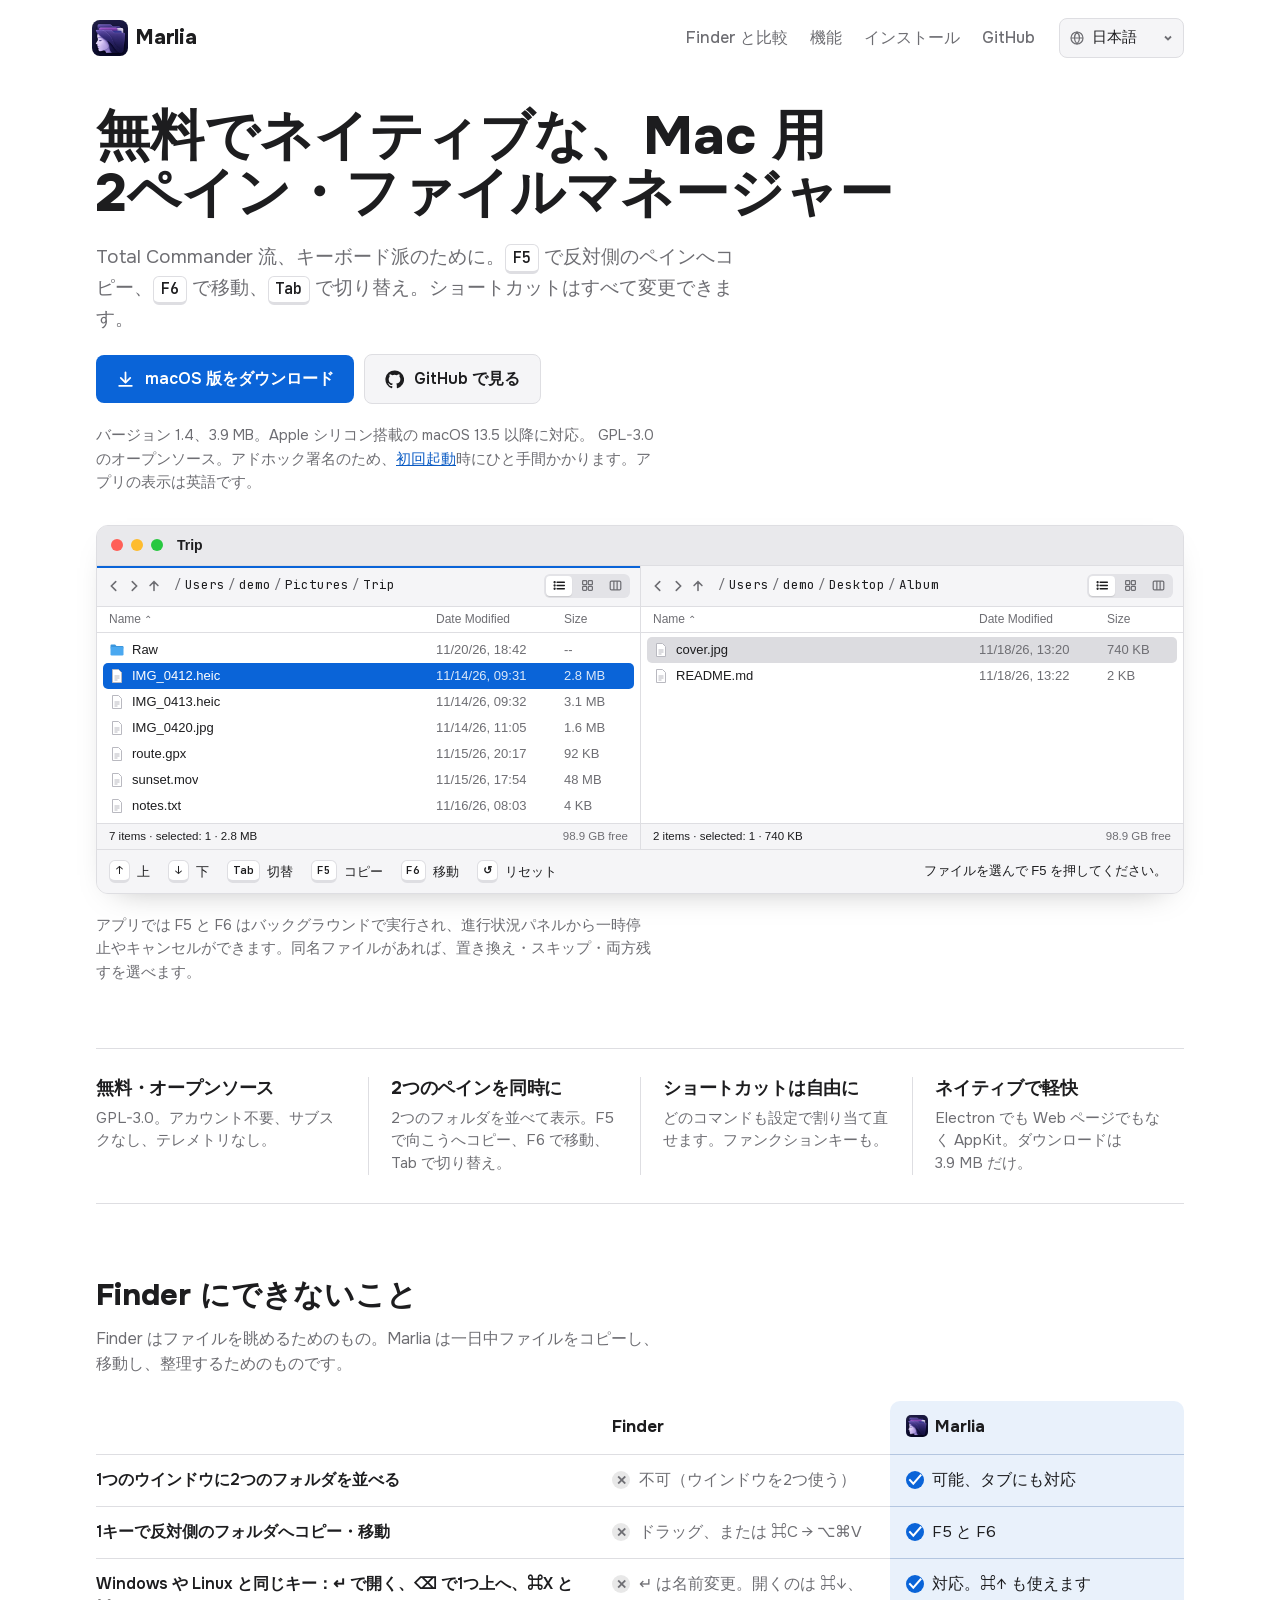
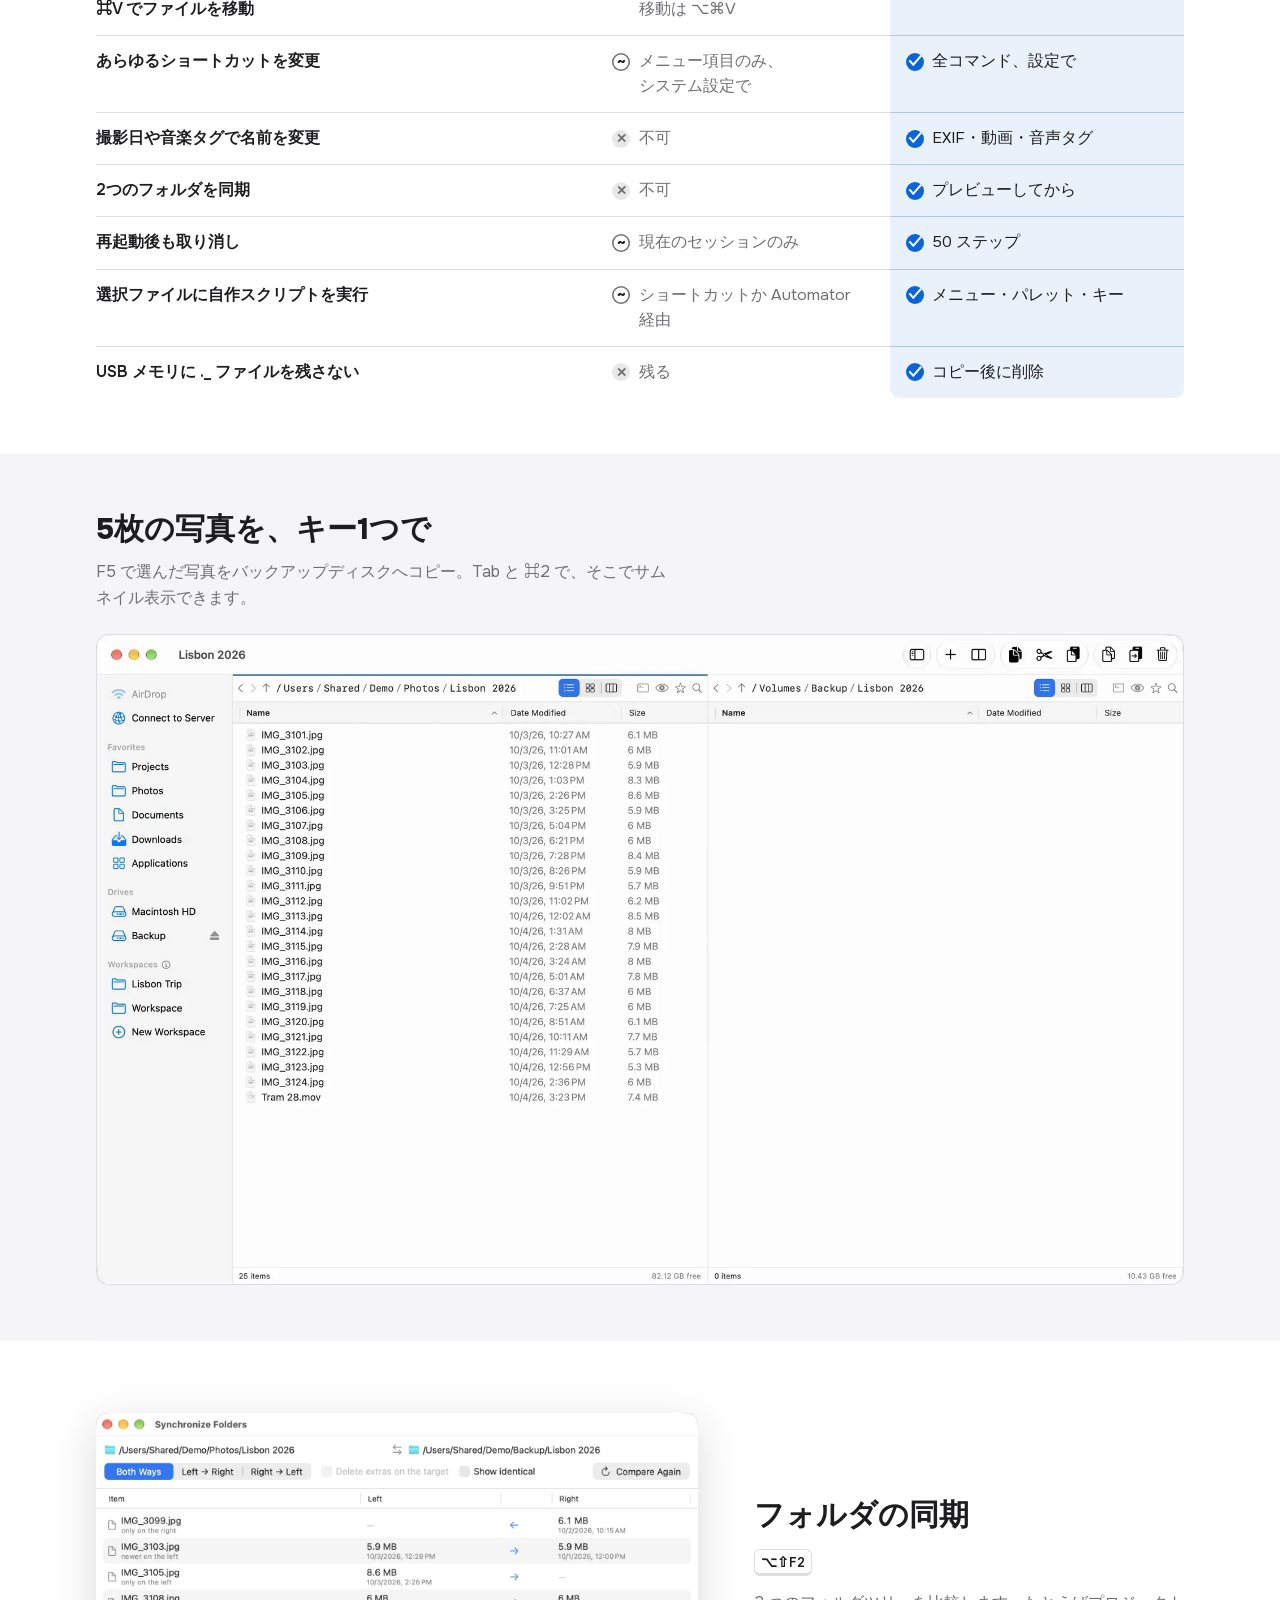
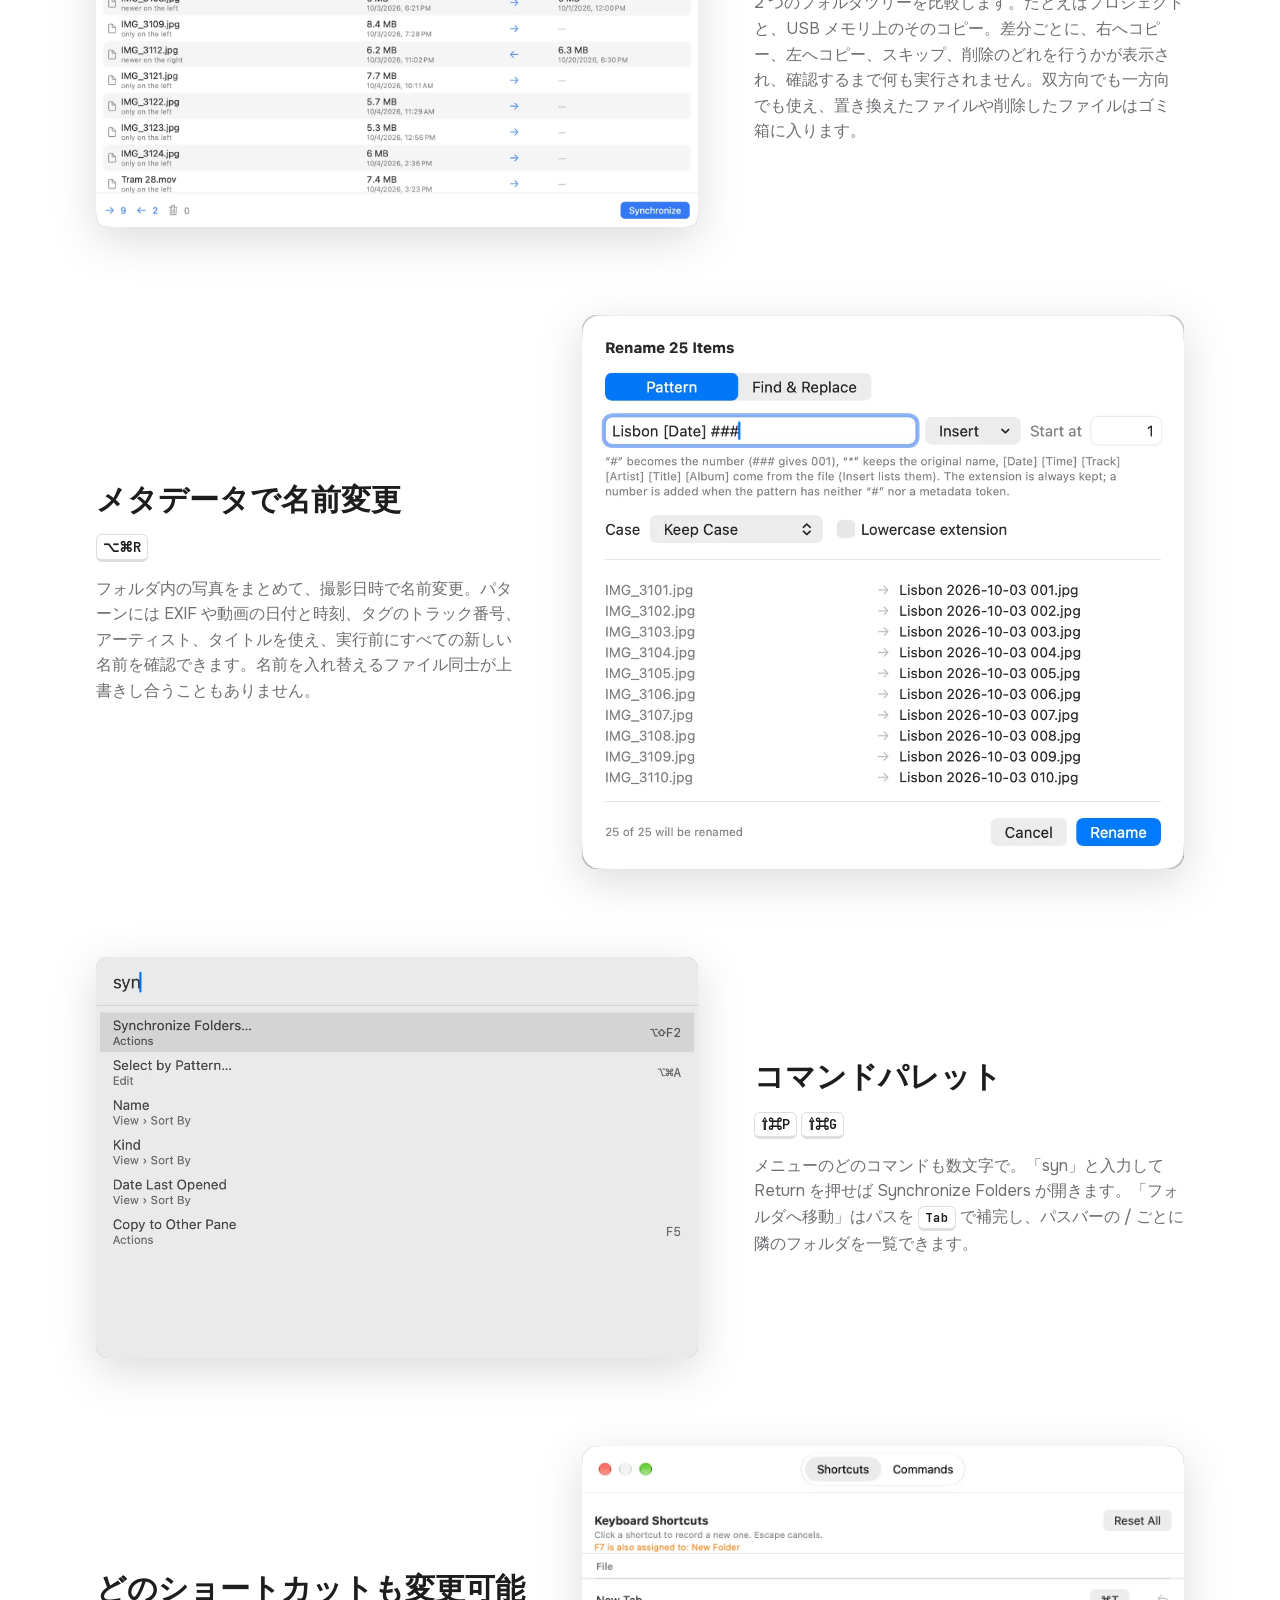
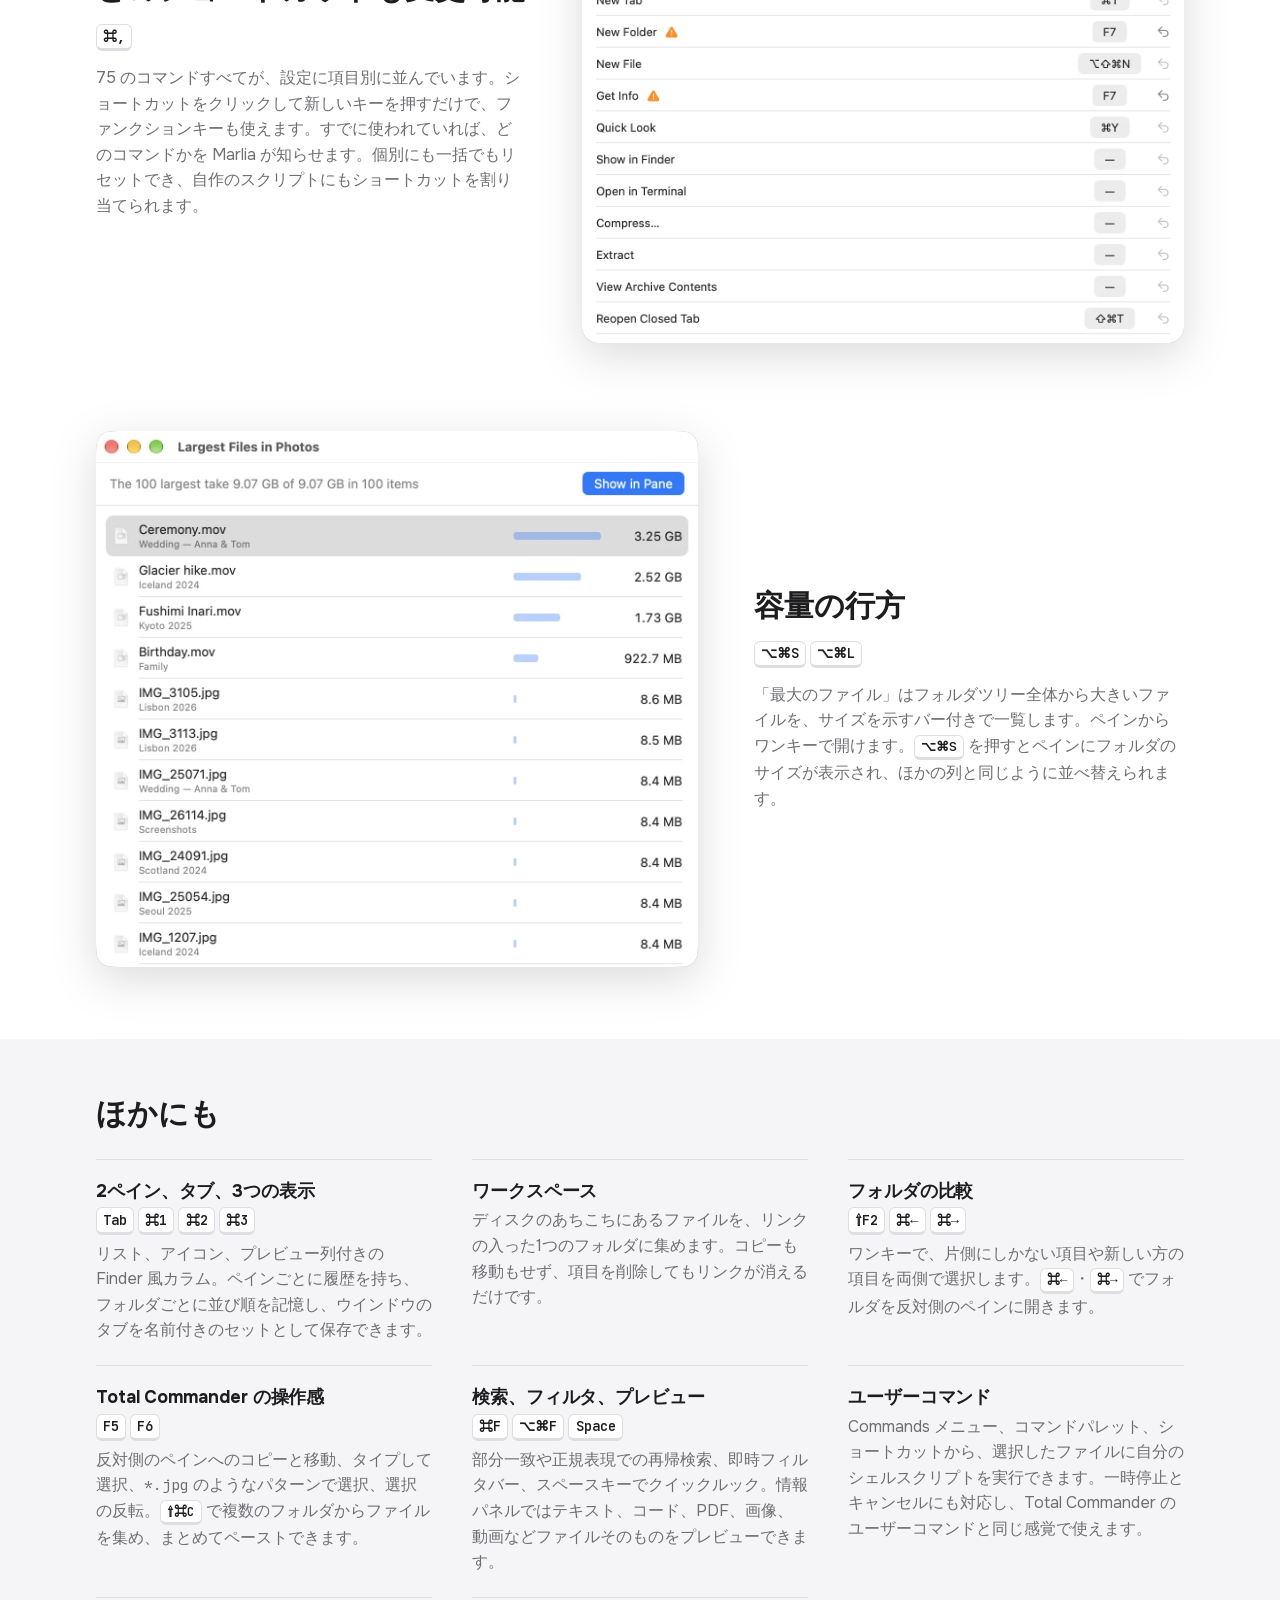
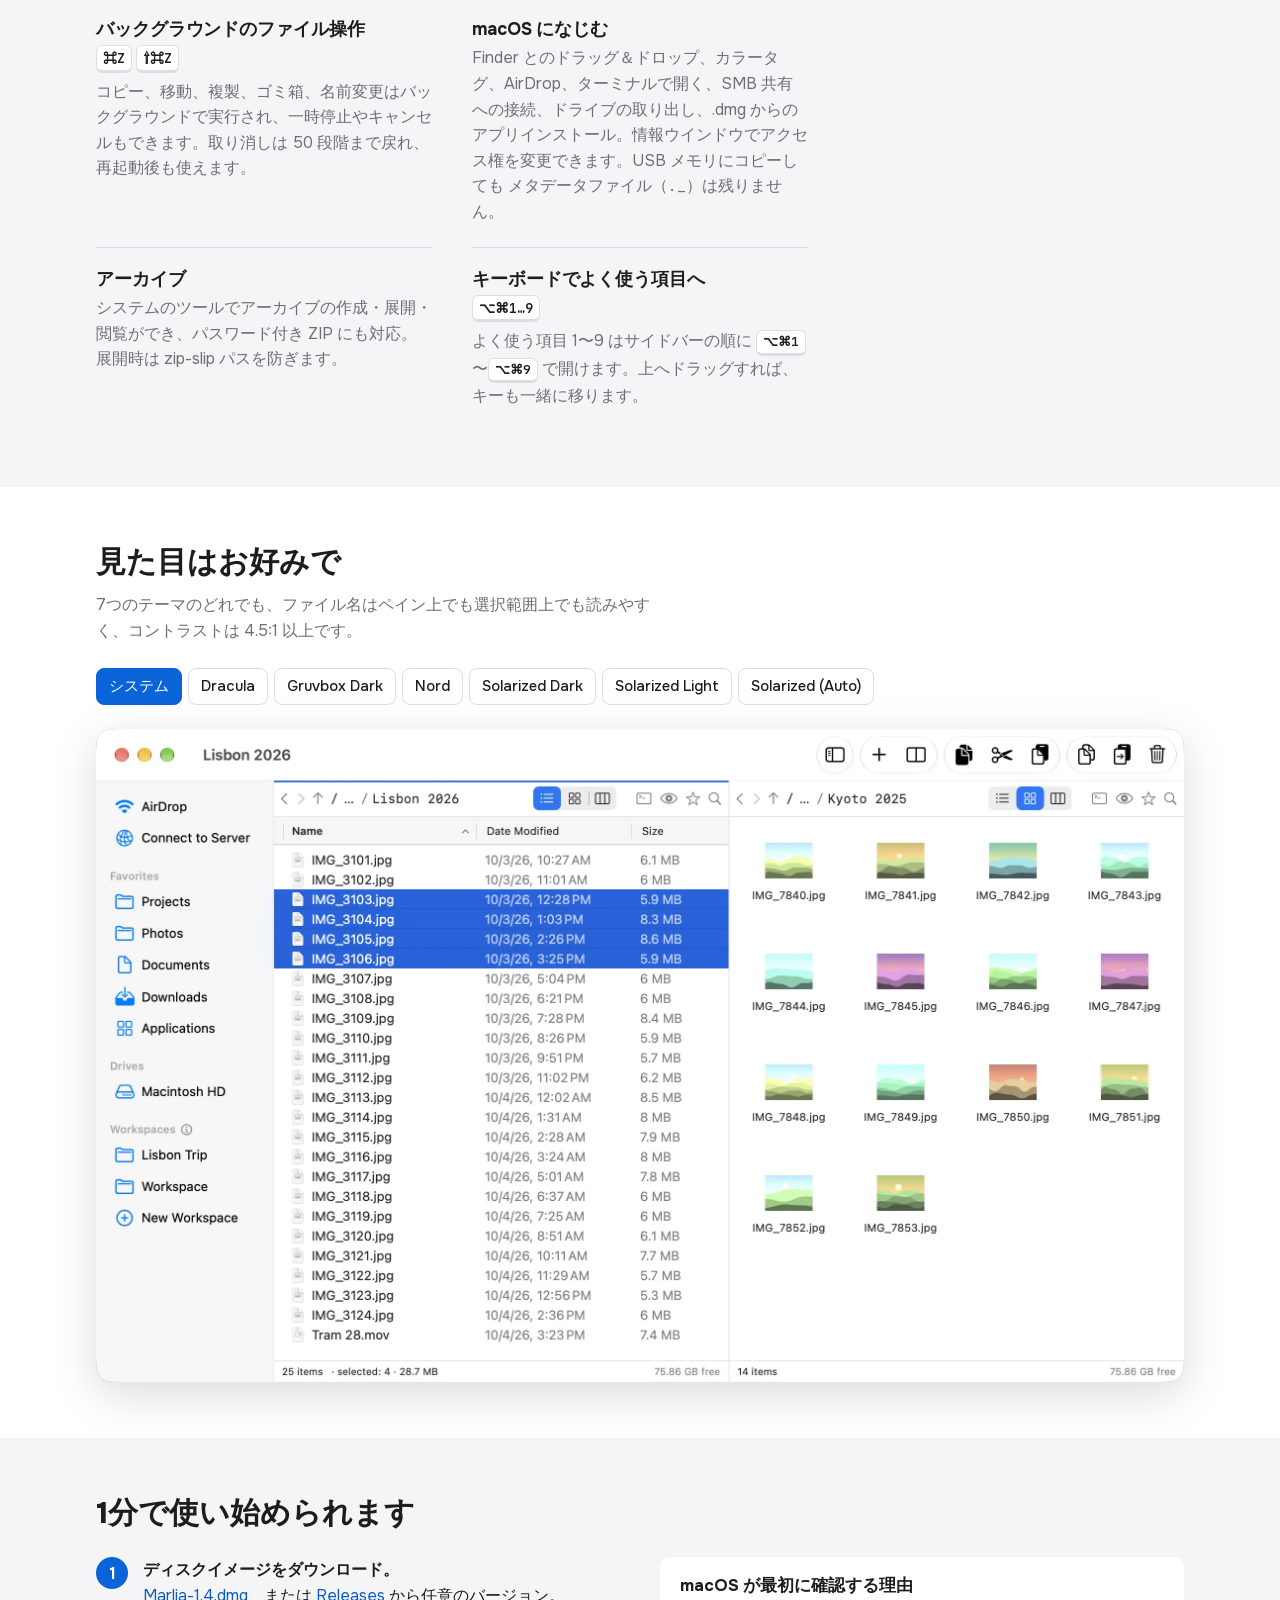
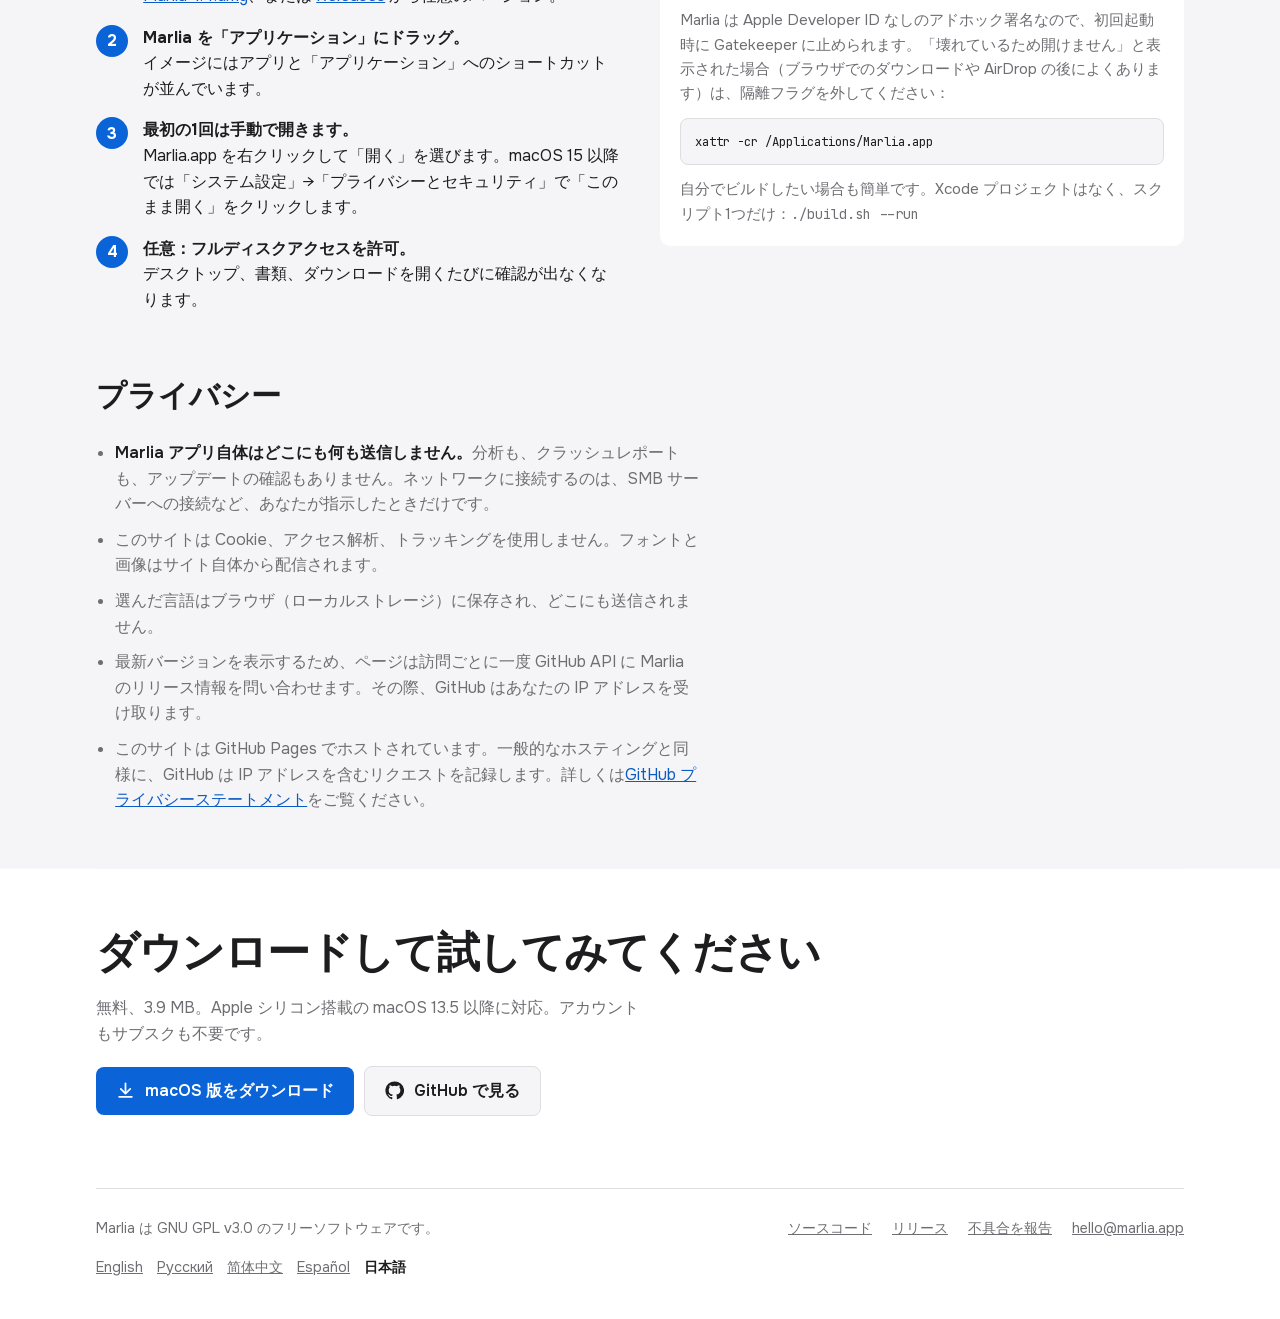
<file: docs/ja/index.html>
<!doctype html>
<html lang="ja" data-lang="ja">
<head>
<meta charset="utf-8">
<meta name="viewport" content="width=device-width, initial-scale=1, viewport-fit=cover">
<!-- seo:start (generated per language by site/build.py) -->
<title>Marlia：Mac 用の無料 2ペイン・ファイルマネージャー（Total Commander 風）</title>
<meta name="description" content="Mac 向けの無料・オープンソースの2ペイン・ファイルマネージャー。F5 でコピー、F6 で移動、ショートカットはすべて変更できます。ネイティブ AppKit で軽快。">
<link rel="canonical" href="https://marlia.app/ja/">
<link rel="alternate" hreflang="en" href="https://marlia.app/">
<link rel="alternate" hreflang="ru" href="https://marlia.app/ru/">
<link rel="alternate" hreflang="zh-Hans" href="https://marlia.app/zh/">
<link rel="alternate" hreflang="es" href="https://marlia.app/es/">
<link rel="alternate" hreflang="ja" href="https://marlia.app/ja/">
<link rel="alternate" hreflang="x-default" href="https://marlia.app/">
<meta property="og:type" content="website">
<meta property="og:site_name" content="Marlia">
<meta property="og:locale" content="ja_JP">
<meta property="og:title" content="Marlia：Mac 用の無料 2ペイン・ファイルマネージャー（Total Commander 風）">
<meta property="og:description" content="Mac 向けの無料・オープンソースの2ペイン・ファイルマネージャー。F5 でコピー、F6 で移動、ショートカットはすべて変更できます。ネイティブ AppKit で軽快。">
<meta property="og:url" content="https://marlia.app/ja/">
<meta property="og:image" content="https://marlia.app/media/og.jpg">
<meta property="og:image:width" content="1200">
<meta property="og:image:height" content="717">
<meta name="twitter:card" content="summary_large_image">
<meta name="twitter:title" content="Marlia：Mac 用の無料 2ペイン・ファイルマネージャー（Total Commander 風）">
<meta name="twitter:description" content="Mac 向けの無料・オープンソースの2ペイン・ファイルマネージャー。F5 でコピー、F6 で移動、ショートカットはすべて変更できます。ネイティブ AppKit で軽快。">
<script type="application/ld+json">{"@context": "https://schema.org", "@type": "SoftwareApplication", "name": "Marlia", "url": "https://marlia.app/ja/", "description": "Mac 向けの無料・オープンソースの2ペイン・ファイルマネージャー。F5 でコピー、F6 で移動、ショートカットはすべて変更できます。ネイティブ AppKit で軽快。", "inLanguage": "ja", "applicationCategory": "UtilitiesApplication", "applicationSubCategory": "File manager", "operatingSystem": "macOS 13.5 or later", "processorRequirements": "Apple Silicon (arm64)", "softwareVersion": "1.4", "downloadUrl": "https://github.com/lex1142/marlia/releases/download/v1.4/Marlia-1.4.dmg", "fileSize": "3.9 MB", "isAccessibleForFree": true, "offers": {"@type": "Offer", "price": "0", "priceCurrency": "USD"}, "license": "https://www.gnu.org/licenses/gpl-3.0.html", "image": "https://marlia.app/media/og.jpg", "screenshot": "https://marlia.app/media/hero-light.webp", "sameAs": ["https://github.com/lex1142/marlia"]}</script>
<!-- seo:end -->
<meta name="theme-color" content="#ffffff" media="(prefers-color-scheme: light)">
<meta name="theme-color" content="#1e1e1f" media="(prefers-color-scheme: dark)">
<link rel="icon" type="image/png" href="../marlia-icon.png">
<link rel="apple-touch-icon" href="../marlia-icon.png">
<link rel="stylesheet" href="../fonts/fonts.css">
<style>
/* The page is dressed as Marlia itself: macOS window surfaces of the app's System theme, one
   accent (the selected-row blue), one text face (Onest) and a monospace face only where the text
   really is a key, a path or code. The one bold thing is the live two-pane window in the hero;
   everything else stays quiet: no section labels above headings, no decorative gradients or
   card shadows. CJK falls through to the system faces picked per language. */
:root {
  --paper: #ffffff;
  --surface: #f5f5f7;
  --ink: #1d1d1f;
  --muted: #6e6e73;
  --line: #dedee2;
  --accent: #0a64d8;          /* fills: buttons, selection, ✓ */
  --accent-text: #0a5bc4;     /* links and other accent text on --paper */
  --accent-ink: #ffffff;
  --sel-tint: color-mix(in srgb, var(--accent) 9%, var(--paper));
  --win-shadow: 0 12px 32px -20px rgba(0, 0, 0, 0.35);
  /* the screenshot keeps the window's rounded transparent corners, so its shadow follows them */
  --shot-shadow: drop-shadow(0 0 0.5px rgba(0, 0, 0, 0.35)) drop-shadow(0 12px 22px rgba(0, 0, 0, 0.14));
  --code-bg: #f5f5f7;

  /* replica of Marlia's System theme (follows the page's light/dark, like the app follows macOS) */
  --m-pane: #ffffff;
  --m-chrome: #f5f5f7;
  --m-title: #e9e9ec;
  --m-text: #1d1d1f;
  --m-sec: #6e6e73;
  --m-sep: #dedee2;
  --m-sel: #0a64d8;
  --m-sel-text: #ffffff;
  --m-sel-off: #dcdce0;
  --m-folder: #4aa8f0;
  --m-folder-tab: #3a95dc;
  --m-doc: #ffffff;
  --m-doc-line: #b9b9c0;
  --m-seg: #e3e3e7;
  --m-seg-on: #ffffff;
  --only-light: block;
  --only-dark: none;

  --cjk: "Hiragino Sans", "PingFang SC", "Noto Sans JP", "Noto Sans SC";
  --f-body: "Onest", -apple-system, BlinkMacSystemFont, "Helvetica Neue", var(--cjk), Arial, sans-serif;
  --f-mono: "JetBrains Mono", ui-monospace, "SF Mono", Menlo, var(--cjk), monospace;
  --f-ui: -apple-system, BlinkMacSystemFont, "SF Pro Text", "Helvetica Neue", Arial, sans-serif;
}
:root:lang(zh) { --cjk: "PingFang SC", "Hiragino Sans GB", "Noto Sans SC", "Microsoft YaHei"; }
:root:lang(ja) { --cjk: "Hiragino Sans", "Hiragino Kaku Gothic ProN", "Noto Sans JP", "Yu Gothic"; }

@media (prefers-color-scheme: dark) {
  :root:not([data-theme="light"]) {
    color-scheme: dark;
    --paper: #1e1e1f;
    --surface: #2a2a2c;
    --ink: #ececee;
    --muted: #98989d;
    --line: #3c3c3f;
    --accent: #0a5ed7;
    --accent-text: #5aa2ff;
    --sel-tint: color-mix(in srgb, var(--accent) 24%, var(--paper));
    --win-shadow: none;
    --shot-shadow: none;
    --code-bg: #2a2a2c;
    --m-pane: #1e1e1f;
    --m-chrome: #2a2a2c;
    --m-title: #333336;
    --m-text: #ececee;
    --m-sec: #98989d;
    --m-sep: #3c3c3f;
    --m-sel: #0a5ed7;
    --m-sel-text: #ffffff;
    --m-sel-off: #46464a;
    --m-folder: #5ab4f2;
    --m-folder-tab: #3f9ade;
    --m-doc: #f2f2f4;
    --m-doc-line: #9a9aa2;
    --m-seg: #3a3a3d;
    --m-seg-on: #636367;
    --only-light: none;
    --only-dark: block;
  }
}
:root[data-theme="dark"] {
  color-scheme: dark;
  --paper: #1e1e1f;
  --surface: #2a2a2c;
  --ink: #ececee;
  --muted: #98989d;
  --line: #3c3c3f;
  --accent: #0a5ed7;
  --accent-text: #5aa2ff;
  --sel-tint: color-mix(in srgb, var(--accent) 24%, var(--paper));
  --win-shadow: none;
  --shot-shadow: none;
  --code-bg: #2a2a2c;
  --m-pane: #1e1e1f;
  --m-chrome: #2a2a2c;
  --m-title: #333336;
  --m-text: #ececee;
  --m-sec: #98989d;
  --m-sep: #3c3c3f;
  --m-sel: #0a5ed7;
  --m-sel-text: #ffffff;
  --m-sel-off: #46464a;
  --m-folder: #5ab4f2;
  --m-folder-tab: #3f9ade;
  --m-doc: #f2f2f4;
  --m-doc-line: #9a9aa2;
  --m-seg: #3a3a3d;
  --m-seg-on: #636367;
  --only-light: none;
  --only-dark: block;
}

* { box-sizing: border-box; }
html { -webkit-text-size-adjust: 100%; }
body { margin: 0; }
img { max-width: 100%; }
[hidden] { display: none !important; }
body {
  background: var(--paper);
  color: var(--ink);
  font-family: var(--f-body);
  font-size: 1rem;
  line-height: 1.6;
  -webkit-font-smoothing: antialiased;
}
.wrap {
  max-width: 1120px;
  margin-inline: auto;
  padding-left: max(16px, env(safe-area-inset-left, 0px));
  padding-right: max(16px, env(safe-area-inset-right, 0px));
}
a { color: var(--accent-text); }
a:focus-visible, button:focus-visible, select:focus-visible, .demo:focus-visible {
  outline: 2px solid var(--accent-text);
  outline-offset: 2px;
}
/* Type scale: 1 · 1.15 · 1.9 · up to 4 rem, all Onest; weight does the work a second face would. */
h1, h2, h3 { font-family: var(--f-body); text-wrap: balance; margin: 0; line-height: 1.12; }
h2 { font-size: 1.9rem; font-weight: 800; letter-spacing: -0.02em; }
h3 { font-size: 1.1rem; font-weight: 700; letter-spacing: -0.005em; }
:lang(zh) h1, :lang(zh) h2, :lang(ja) h1, :lang(ja) h2 { letter-spacing: 0; line-height: 1.3; }
:lang(ja) h1, :lang(ja) h2, :lang(ja) h3, :lang(ja) .pillar b, :lang(ja) .cmp th, :lang(ja) .cmp td { word-break: auto-phrase; }
p { margin: 0; }
kbd {
  font-family: var(--f-mono);
  font-size: 0.8em;
  font-weight: 600;
  display: inline-block;
  min-width: 1.9em;
  text-align: center;
  padding: 0.1em 0.45em;
  border: 1px solid var(--line);
  border-bottom-width: 3px;
  border-radius: 6px;
  background: var(--paper);
  color: var(--ink);
  line-height: 1.5;
  white-space: nowrap;
}
code { font-family: var(--f-mono); font-size: 0.9em; white-space: nowrap; }

/* ---------- header ---------- */
.top { display: flex; align-items: center; gap: 16px 24px; padding-block: 18px; }
.brand {
  display: flex; align-items: center; gap: 8px;
  font-weight: 800; font-size: 1.25rem; letter-spacing: -0.01em;
  color: var(--ink); text-decoration: none;
  margin-right: auto;
}
.brand-icon { width: 36px; height: 36px; display: block; flex: none; margin-left: -4px; border-radius: 8px; }
.top nav { display: flex; gap: 22px; flex-wrap: wrap; }
.top nav a { color: var(--muted); text-decoration: none; font-weight: 500; }
.top nav a:hover { color: var(--ink); }

.lang { position: relative; display: inline-flex; align-items: center; }
.lang svg { position: absolute; pointer-events: none; color: var(--muted); }
.lang .globe { left: 10px; width: 16px; height: 16px; }
.lang .chev { right: 10px; width: 12px; height: 12px; }
.lang select {
  appearance: none; -webkit-appearance: none;
  font: inherit; font-weight: 500; font-size: 0.92rem;
  color: var(--ink);
  background: var(--surface);
  border: 1px solid var(--line);
  border-radius: 8px;
  padding: 7px 30px 7px 32px;
  cursor: pointer;
}
.lang select:hover { border-color: var(--muted); }

/* ---------- hero: headline, download, then the live window ---------- */
.hero { padding-block: 32px 24px; display: grid; gap: 20px; }
.hero h1 { font-size: clamp(2.2rem, 4.6vw, 3.4rem); font-weight: 800; letter-spacing: -0.03em; line-height: 1.06; max-width: 21ch; }
:lang(ru) .hero h1 { max-width: 25ch; }
:lang(zh) .hero h1, :lang(ja) .hero h1 { max-width: 15em; letter-spacing: 0; }
/* Keeps a hyphenated term on one line ("two-pane" broke as "two- / pane"). */
.nw { white-space: nowrap; }
.lede { font-size: 1.18rem; color: var(--muted); max-width: 34em; line-height: 1.55; }
.lede strong { color: var(--ink); font-weight: 600; }
.cta { display: flex; flex-wrap: wrap; gap: 10px; align-items: center; }
.btn {
  display: inline-flex; align-items: center; gap: 10px;
  padding: 11px 20px;
  border-radius: 8px;
  font-weight: 600; font-size: 1rem;
  text-decoration: none;
  white-space: nowrap;
}
.btn-primary { background: var(--accent); color: var(--accent-ink); }
.btn-primary:hover { background: color-mix(in srgb, var(--accent) 86%, #000); }
.btn-ghost { color: var(--ink); background: var(--surface); border: 1px solid var(--line); }
.btn-ghost:hover { border-color: var(--muted); }
.btn svg { width: 19px; height: 19px; flex: none; }
.meta { font-size: 0.92rem; color: var(--muted); max-width: 38em; }
.hero .demo { margin-top: 10px; }
.demo-hint { font-size: 0.92rem; color: var(--muted); max-width: 38em; }

.only-light { display: var(--only-light); }
.only-dark { display: var(--only-dark); }

/* ---------- the four points: plain text in columns, no boxes ---------- */
.pillars {
  display: grid;
  grid-template-columns: repeat(4, minmax(0, 1fr));
  margin-block: 40px 16px;
  padding-block: 28px;
  border-block: 1px solid var(--line);
}
.pillar { display: grid; gap: 6px; align-content: start; padding-inline: 22px; }
.pillar:first-child { padding-left: 0; }
.pillar + .pillar { border-left: 1px solid var(--line); }
.pillar b { font-size: 1.12rem; font-weight: 700; line-height: 1.3; letter-spacing: -0.01em; }
.pillar span { color: var(--muted); font-size: 0.95rem; line-height: 1.5; }

/* ---------- sections ---------- */
.section { padding-block: 56px; display: grid; gap: 24px; }
.section-head { display: grid; gap: 10px; }
.section-head p { color: var(--muted); max-width: 36em; }

/* ---------- demo: a Marlia window, System theme ---------- */
.demo {
  font-family: var(--f-ui);
  font-size: 13px;
  line-height: 1.35;
  color: var(--m-text);
  background: var(--m-chrome);
  border: 1px solid var(--m-sep);
  border-radius: 12px;
  overflow: hidden;
  box-shadow: var(--win-shadow);
  outline: none;
}
.m-titlebar {
  display: flex; align-items: center; gap: 14px;
  padding: 10px 14px;
  background: var(--m-title);
  border-bottom: 1px solid var(--m-sep);
}
.m-lights { display: flex; gap: 8px; flex: none; }
.m-lights i { width: 12px; height: 12px; border-radius: 50%; display: block; }
.m-lights i:nth-child(1) { background: #ff5f57; }
.m-lights i:nth-child(2) { background: #febc2e; }
.m-lights i:nth-child(3) { background: #28c840; }
.m-title { font-weight: 600; font-size: 14px; }
.m-panes { display: grid; grid-template-columns: 1fr 1fr; }
.m-pane { position: relative; min-width: 0; display: grid; grid-template-rows: auto auto 1fr auto; background: var(--m-pane); cursor: default; }
.m-pane + .m-pane { border-left: 1px solid var(--m-sep); }
.m-pane::before { content: ""; position: absolute; inset: 0 0 auto; height: 2px; background: transparent; }
.m-pane.active::before { background: var(--m-sel); }
.m-bar {
  display: flex; align-items: center; gap: 10px;
  padding: 8px 10px;
  background: var(--m-chrome);
  border-bottom: 1px solid var(--m-sep);
  min-width: 0;
}
.m-nav { display: flex; gap: 6px; color: var(--m-sec); flex: none; }
.m-nav svg { width: 14px; height: 14px; }
.m-path { flex: 1; min-width: 0; white-space: nowrap; overflow: hidden; text-overflow: ellipsis; font-family: var(--f-mono); font-size: 12.5px; }
.m-path b { color: var(--m-sec); font-weight: 400; margin-inline: 3px; }
.m-seg { display: flex; gap: 2px; background: var(--m-seg); border-radius: 6px; padding: 2px; flex: none; }
.m-seg span { width: 26px; height: 20px; display: grid; place-items: center; border-radius: 4px; color: var(--m-sec); }
.m-seg span.on { background: var(--m-seg-on); color: var(--m-text); box-shadow: 0 1px 1px rgba(0,0,0,.12); }
.m-seg svg { width: 13px; height: 13px; }
.m-head, .m-row {
  display: grid;
  grid-template-columns: minmax(0, 1fr) 118px 64px;
  gap: 10px;
  padding: 0 12px;
  align-items: center;
}
.m-head {
  height: 26px;
  color: var(--m-sec);
  font-size: 12px;
  font-weight: 500;
  border-bottom: 1px solid var(--m-sep);
  background: var(--m-pane);
}
.m-head .sorted::after { content: " ⌃"; font-size: 10px; }
.m-list { list-style: none; margin: 0; padding: 4px 6px; min-height: 190px; }
.m-row { height: 26px; border-radius: 5px; padding: 0 6px; }
.m-row .n { display: flex; align-items: center; gap: 7px; min-width: 0; }
.m-row .n span { white-space: nowrap; overflow: hidden; text-overflow: ellipsis; }
.m-row .n svg { width: 16px; height: 16px; flex: none; }
.m-row .d, .m-row .s { color: var(--m-sec); white-space: nowrap; font-variant-numeric: tabular-nums; }
.m-row.sel { background: var(--m-sel-off); }
.m-pane.active .m-row.sel { background: var(--m-sel); color: var(--m-sel-text); }
.m-pane.active .m-row.sel .d, .m-pane.active .m-row.sel .s { color: var(--m-sel-text); opacity: .85; }
.m-row.fresh { animation: fresh 1s ease-out; }
@keyframes fresh { from { background: color-mix(in srgb, var(--m-sel) 30%, transparent); } }
.ic-folder .body { fill: var(--m-folder); }
.ic-folder .tab { fill: var(--m-folder-tab); }
.ic-doc .page { fill: var(--m-doc); stroke: var(--m-doc-line); }
.ic-doc .lines { stroke: var(--m-doc-line); }
.m-status {
  display: flex; justify-content: space-between; gap: 8px;
  padding: 5px 12px;
  font-size: 11.5px;
  border-top: 1px solid var(--m-sep);
  background: var(--m-chrome);
  white-space: nowrap;
}
.m-status span { overflow: hidden; text-overflow: ellipsis; }
.m-status .free { color: var(--m-sec); flex: none; }

/* The function-key bar along the bottom of the window, as in a two-pane commander: each key is
   a real control of the demo, so the bar is structure, not decoration. */
.fbar {
  display: flex; flex-wrap: wrap; align-items: center; gap: 2px 4px;
  padding: 6px 8px;
  background: var(--m-chrome);
  border-top: 1px solid var(--m-sep);
}
.key {
  font: inherit;
  display: inline-flex; align-items: center; gap: 7px;
  background: transparent;
  color: var(--m-text);
  border: 0;
  border-radius: 6px;
  padding: 4px 10px 4px 4px;
  cursor: pointer;
}
.key:hover { background: var(--m-sel-off); }
.key kbd { font-size: 11px; background: var(--m-pane); border-color: var(--m-sep); color: var(--m-text); }
.key.pressed kbd { background: var(--m-sel); color: var(--m-sel-text); border-color: var(--m-sel); }
.demo-log { margin-left: auto; padding-inline: 8px; color: var(--m-text); min-height: 1.4em; }

/* ---------- bands ---------- */
/* Sections alternate between the page and a full-width strip in the window-chrome grey: the
   app's own surfaces, not decoration. The strip is drawn by a spread shadow clipped to the
   element's height, so it reaches the edges of the window without widening the page. */
.band { background: var(--surface); box-shadow: 0 0 0 100vmax var(--surface); clip-path: inset(0 -100vmax); }
.band .tour-video { background: var(--paper); }
.band + .final { border-top: 0; }
.band .section + .section { padding-top: 8px; }

/* ---------- spotlights ---------- */
/* Five features Finder lacks, each with a real screenshot; picture and text swap sides from
   one to the next. On a narrow screen the picture goes above its text. */
.spots { display: grid; gap: 88px; padding-block: 72px; }
.spot { display: grid; grid-template-columns: minmax(0, 7fr) minmax(0, 5fr); gap: 56px; align-items: center; }
.spot:nth-child(even) { grid-template-columns: minmax(0, 5fr) minmax(0, 7fr); }
.spot:nth-child(even) .spot-shot { order: 2; }
.spot-text { display: grid; gap: 14px; justify-items: start; }
.spot-text p { color: var(--muted); max-width: 30em; }
.spot-text .tag, .feature .tag { display: flex; flex-wrap: wrap; gap: 4px; }
.spot-text .tag kbd, .feature .tag kbd { font-size: 0.85rem; }
.spot-shot { margin: 0; }
.spot-shot img { width: 100%; height: auto; vertical-align: top; filter: var(--shot-shadow); }

/* ---------- and also ---------- */
/* Ten items fill three columns top to bottom (4 + 3 + 3), so none is left alone on a last row. */
.features { display: grid; grid-template-columns: repeat(3, minmax(0, 1fr)); grid-template-rows: repeat(4, auto); grid-auto-flow: column; column-gap: 40px; }
.feature { display: grid; gap: 6px; padding-block: 22px; border-top: 1px solid var(--line); align-content: start; }
.feature p { color: var(--muted); max-width: 36em; }

/* ---------- tour video ---------- */
.tour-video {
  border-radius: 12px;
  overflow: hidden;
  border: 1px solid var(--line);
  background: var(--surface);
}
.tour-video video { width: 100%; height: auto; max-width: 100%; aspect-ratio: 1920 / 1146; vertical-align: top; }

/* ---------- comparison with Finder ---------- */
.cmp-scroll { overflow-x: auto; }
.cmp { width: 100%; border-collapse: separate; border-spacing: 0; font-size: 0.98rem; }
/* Top-aligned: the mark is pinned to a cell's first line, so a cell's text must start there too. */
.cmp th, .cmp td { padding: 13px 16px; text-align: left; vertical-align: top; border-bottom: 1px solid var(--line); }
.cmp tbody tr:last-child > * { border-bottom: 0; }
.cmp thead th { font-weight: 700; font-size: 1.05rem; white-space: nowrap; }
.cmp thead th img { width: 22px; height: 22px; vertical-align: -5px; margin-right: 7px; border-radius: 5px; }
.cmp tbody th { font-weight: 600; width: 46%; padding-left: 0; }
.cmp td { color: var(--muted); width: 27%; position: relative; padding-left: calc(24px + 1.15em); }
/* The Marlia column reads as a selected column: the same blue the app selects rows with. */
.cmp .m { background: var(--sel-tint); color: var(--ink); border-bottom-color: color-mix(in srgb, var(--accent) 20%, var(--line)); }
.cmp thead .m { border-radius: 10px 10px 0 0; }
.cmp tbody tr:last-child .m { border-radius: 0 0 10px 10px; }
.cmp td, .cmp th, .pillar span { text-wrap: pretty; }
.cmp td::before {
  position: absolute; left: 16px; top: calc(13px + 0.27em);
  display: grid; place-items: center;
  width: 1.35em; height: 1.35em;
  border-radius: 50%;
  font-size: 0.85em; font-weight: 800; line-height: 1;
}
/* The second content value is the alt text: empty, since the cell's words already say yes/no/partly.
   Browsers without that syntax drop the declaration and keep the first one. */
.cmp .yes::before { content: "✓"; content: "✓" / ""; color: var(--accent-ink); background: var(--accent); }
.cmp .no::before { content: "✕"; content: "✕" / ""; color: var(--muted); background: color-mix(in srgb, var(--muted) 16%, transparent); }
.cmp .part::before { content: "~"; content: "~" / ""; color: var(--ink); box-shadow: inset 0 0 0 1.5px var(--muted); }

/* ---------- themes ---------- */
/* One real screenshot of the app and a picker of the seven themes; a pick swaps the picture
   (it loads on demand). System and Solarized (Auto) follow the page's light/dark, as they
   follow macOS in the app. */
.theme-pick { display: flex; flex-wrap: wrap; gap: 6px; }
.theme-pick button {
  font: inherit; font-size: 0.92rem; font-weight: 500;
  padding: 6px 12px;
  border-radius: 8px;
  border: 1px solid var(--line);
  background: var(--paper);
  color: var(--ink);
  cursor: pointer;
}
.theme-pick button:hover { border-color: var(--muted); }
.theme-pick button[aria-pressed="true"] { background: var(--accent); border-color: var(--accent); color: var(--accent-ink); }
.theme-shot { margin: 0; }
.theme-shot img { width: 100%; height: auto; aspect-ratio: 2200 / 1320; vertical-align: top; filter: var(--shot-shadow); }

/* ---------- install ---------- */
.install { display: grid; grid-template-columns: minmax(0, 1fr) minmax(0, 1fr); gap: 40px; align-items: start; }
/* Numbered because it is a sequence. */
.steps { margin: 0; padding: 0; list-style: none; counter-reset: s; display: grid; gap: 16px; }
.steps li { counter-increment: s; display: grid; grid-template-columns: 2.2em 1fr; gap: 12px; }
.steps li::before {
  content: counter(s);
  font-weight: 700; font-size: 1rem;
  width: 2em; height: 2em; border-radius: 50%;
  display: grid; place-items: center;
  background: var(--accent); color: var(--accent-ink);
}
.note {
  background: var(--paper);
  border-radius: 10px;
  padding: 20px;
  display: grid;
  gap: 12px;
  font-size: 0.95rem;
}
.note h3 { font-size: 1.05rem; }
.note pre { background: var(--surface); }
.note p { color: var(--muted); }
pre {
  margin: 0;
  background: var(--paper);
  border: 1px solid var(--line);
  border-radius: 8px;
  padding: 12px 14px;
  overflow-x: auto;
  font-family: var(--f-mono);
  font-size: 0.85rem;
}

/* ---------- privacy ---------- */
.privacy { margin: 0; padding-left: 1.2em; display: grid; gap: 10px; max-width: 38em; color: var(--muted); }
.privacy li::marker { color: var(--muted); }
.privacy strong { color: var(--ink); font-weight: 600; }

/* ---------- closing download ---------- */
.final { padding-block: 56px 72px; border-top: 1px solid var(--line); display: grid; gap: 14px; justify-items: start; }
.final h2 { font-size: clamp(1.9rem, 4vw, 2.7rem); letter-spacing: -0.03em; }
.final p { color: var(--muted); max-width: 34em; }
.final .cta { margin-top: 6px; }

/* ---------- footer ---------- */
.foot {
  border-top: 1px solid var(--line);
  padding-block: 28px 40px;
  display: flex; flex-wrap: wrap; justify-content: space-between; gap: 16px;
  color: var(--muted); font-size: 0.9rem;
}
.foot nav { display: flex; gap: 20px; flex-wrap: wrap; }
.foot .langs { gap: 14px; flex-basis: 100%; }
.foot .langs a[aria-current] { color: var(--ink); text-decoration: none; font-weight: 600; }
.foot a { color: var(--muted); }

@media (max-width: 900px) {
  .pillars { grid-template-columns: repeat(2, minmax(0, 1fr)); row-gap: 24px; }
  .pillar:nth-child(3) { padding-left: 0; border-left: 0; }
  .features { grid-template-columns: repeat(2, minmax(0, 1fr)); grid-template-rows: none; grid-auto-flow: row; }
  .spots { gap: 64px; padding-block: 56px; }
  .spot, .spot:nth-child(even) { grid-template-columns: 1fr; gap: 22px; }
  .spot:nth-child(even) .spot-shot { order: 0; }
  .spot-shot { max-width: 640px; }
  .install { grid-template-columns: 1fr; }
  .top nav { display: none; }
}
@media (max-width: 760px) {
  .m-panes { grid-template-columns: 1fr; }
  .m-pane + .m-pane { border-left: 0; border-top: 1px solid var(--m-sep); }
  .m-list { min-height: 0; }
  .m-head, .m-row { grid-template-columns: minmax(0, 1fr) 64px; }
  .m-head .d, .m-row .d { display: none; }
  .demo-log { margin-left: 0; width: 100%; padding: 2px 6px 4px; }
}
@media (max-width: 560px) {
  .hero { padding-top: 24px; }
  .hero h1 { font-size: 2.1rem; }
  .lede { font-size: 1.06rem; }
  .pillar { padding-inline: 12px; }
  .pillar:nth-child(odd) { padding-left: 0; }
  .pillar b { font-size: 1rem; }
  .pillar span { font-size: 0.86rem; }
  .cta .btn { flex: 1 1 100%; justify-content: center; }
  .features { grid-template-columns: 1fr; }
  .m-seg { display: none; }
  /* Three columns don't fit a phone: each row becomes its label over a Finder | Marlia pair. */
  .cmp, .cmp thead, .cmp tbody { display: block; }
  .cmp { font-size: 0.9rem; }
  .cmp tr { display: grid; grid-template-columns: minmax(0, 1fr) minmax(0, 1fr); column-gap: 6px; }
  .cmp thead td { display: none; }
  .cmp th, .cmp td { width: auto; padding: 9px 10px; border-bottom: 0; }
  .cmp thead th { padding-bottom: 4px; }
  .cmp tbody tr { border-top: 1px solid var(--line); padding-block: 6px 10px; }
  .cmp tbody th { grid-column: 1 / -1; width: auto; padding: 6px 0 2px; }
  .cmp td { padding-left: calc(18px + 1.15em); }
  .cmp td::before { left: 10px; top: calc(9px + 0.27em); }
  .cmp .m, .cmp thead .m, .cmp tbody tr:last-child .m { border-radius: 8px; }
  .cmp thead .m { background: none; }
}
@media (prefers-reduced-motion: reduce) {
  * { transition: none !important; animation: none !important; }
}
</style>

</head>
<body>
<svg width="0" height="0" style="position:absolute" aria-hidden="true">
  <symbol id="i-folder" viewBox="0 0 16 16"><g class="ic-folder"><path class="tab" d="M1.5 3.5a1 1 0 0 1 1-1h3.6l1.4 1.5h6a1 1 0 0 1 1 1V6h-13z"/><rect class="body" x="1.5" y="5" width="13" height="8.5" rx="1.2"/></g></symbol>
  <symbol id="i-doc" viewBox="0 0 16 16"><g class="ic-doc"><path class="page" d="M3.5 1.5h6l3 3v10h-9z" stroke-width="1"/><path class="lines" d="M5.5 8h5M5.5 10h5M5.5 12h3" stroke-width="1"/></g></symbol>
</svg>

<div class="wrap">
  <header class="top">
    <a class="brand" href="#top" aria-label="Marlia">
      <img class="brand-icon" src="../marlia-icon.png" alt="" width="40" height="40">
      Marlia
    </a>
    <nav aria-label="Sections">
      <a href="#compare" data-t="nav.compare">Finder と比較</a>
      <a href="#features" data-t="nav.features">機能</a>
      <a href="#install" data-t="nav.install">インストール</a>
      <a href="https://github.com/lex1142/marlia" target="_blank" rel="noopener">GitHub</a>
    </nav>
    <label class="lang">
      <svg class="globe" viewBox="0 0 24 24" fill="none" stroke="currentColor" stroke-width="1.8" aria-hidden="true"><circle cx="12" cy="12" r="9"/><path d="M3 12h18M12 3c2.5 2.6 3.8 5.6 3.8 9s-1.3 6.4-3.8 9c-2.5-2.6-3.8-5.6-3.8-9S9.5 5.6 12 3z"/></svg>
      <select id="langSelect" aria-label="Language">
        <option value="en">English</option>
        <option value="ru">Русский</option>
        <option value="zh">简体中文</option>
        <option value="es">Español</option>
        <option value="ja" selected>日本語</option>
      </select>
      <svg class="chev" viewBox="0 0 12 12" fill="none" stroke="currentColor" stroke-width="1.8" aria-hidden="true"><path d="m3 4.5 3 3 3-3"/></svg>
    </label>
  </header>

  <main id="top">
    <section class="hero">
      <h1 data-h="hero.h1">無料でネイティブな、Mac 用2ペイン・ファイルマネージャー</h1>
      <p class="lede" data-h="hero.lede">Total Commander 流、キーボード派のために。<kbd>F5</kbd> で反対側のペインへコピー、<kbd>F6</kbd> で移動、<kbd>Tab</kbd> で切り替え。ショートカットはすべて変更できます。</p>
      <div class="cta">
        <a class="btn btn-primary" data-dl href="https://github.com/lex1142/marlia/releases/download/v1.4/Marlia-1.4.dmg" target="_blank" rel="noopener">
          <svg viewBox="0 0 24 24" fill="none" stroke="currentColor" stroke-width="2.2" stroke-linecap="round" stroke-linejoin="round" aria-hidden="true"><path d="M12 3v12"/><path d="m6 10 6 6 6-6"/><path d="M4 20h16"/></svg>
          <span class="btn-label" data-t="hero.dl">macOS 版をダウンロード</span>
        </a>
        <a class="btn btn-ghost" href="https://github.com/lex1142/marlia" target="_blank" rel="noopener">
          <svg viewBox="0 0 24 24" fill="currentColor" aria-hidden="true"><path d="M12 .5a11.5 11.5 0 0 0-3.64 22.41c.58.1.79-.25.79-.56v-2c-3.2.7-3.88-1.37-3.88-1.37-.53-1.33-1.28-1.69-1.28-1.69-1.05-.71.08-.7.08-.7 1.16.08 1.77 1.19 1.77 1.19 1.03 1.77 2.7 1.26 3.36.96.1-.75.4-1.26.73-1.55-2.55-.29-5.24-1.28-5.24-5.69 0-1.26.45-2.29 1.19-3.1-.12-.29-.52-1.46.11-3.05 0 0 .97-.31 3.17 1.18a11 11 0 0 1 5.77 0c2.2-1.49 3.17-1.18 3.17-1.18.63 1.59.23 2.76.11 3.05.74.81 1.19 1.84 1.19 3.1 0 4.42-2.7 5.39-5.26 5.68.41.36.78 1.06.78 2.14v3.17c0 .31.21.67.8.56A11.5 11.5 0 0 0 12 .5Z"/></svg>
          <span class="btn-label" data-t="hero.gh">GitHub で見る</span>
        </a>
      </div>
      <p class="meta"><span data-t="hero.req">バージョン 1.4、3.9 MB。Apple シリコン搭載の macOS 13.5 以降に対応。</span> <span data-h="hero.meta">GPL-3.0 のオープンソース。アドホック署名のため、<a href="#install">初回起動</a>時にひと手間かかります。</span><span data-t="hero.uiEn">アプリの表示は英語です。</span></p>
      <div class="demo" id="demoBox" tabindex="0" role="group" data-aria="demo.aria" aria-label="インタラクティブなデモ。矢印キーで選択、Tab でペイン切替、F5 でコピー、F6 で移動。Esc の後は Tab でデモから出られます。">
        <div class="m-titlebar">
          <div class="m-lights" aria-hidden="true"><i></i><i></i><i></i></div>
          <span class="m-title" id="mTitle">Trip</span>
        </div>
        <div class="m-panes">
          <div class="m-pane" id="paneL" data-side="L">
            <div class="m-bar">
              <div class="m-nav" aria-hidden="true">
                <svg viewBox="0 0 16 16" fill="none" stroke="currentColor" stroke-width="1.8" stroke-linecap="round"><path d="M10 3 5 8l5 5"/></svg>
                <svg viewBox="0 0 16 16" fill="none" stroke="currentColor" stroke-width="1.8" stroke-linecap="round"><path d="m6 3 5 5-5 5"/></svg>
                <svg viewBox="0 0 16 16" fill="none" stroke="currentColor" stroke-width="1.8" stroke-linecap="round"><path d="M8 13V3M3.5 7.5 8 3l4.5 4.5"/></svg>
              </div>
              <div class="m-path"><b>/</b>Users<b>/</b>demo<b>/</b>Pictures<b>/</b>Trip</div>
              <div class="m-seg" aria-hidden="true">
                <span class="on"><svg viewBox="0 0 16 16" fill="none" stroke="currentColor" stroke-width="1.6" stroke-linecap="round"><path d="M5 4h9M5 8h9M5 12h9"/><circle cx="2" cy="4" r=".6" fill="currentColor"/><circle cx="2" cy="8" r=".6" fill="currentColor"/><circle cx="2" cy="12" r=".6" fill="currentColor"/></svg></span>
                <span><svg viewBox="0 0 16 16" fill="none" stroke="currentColor" stroke-width="1.5"><rect x="2" y="2" width="5" height="5" rx="1"/><rect x="9" y="2" width="5" height="5" rx="1"/><rect x="2" y="9" width="5" height="5" rx="1"/><rect x="9" y="9" width="5" height="5" rx="1"/></svg></span>
                <span><svg viewBox="0 0 16 16" fill="none" stroke="currentColor" stroke-width="1.5"><rect x="1.5" y="2.5" width="13" height="11" rx="1.5"/><path d="M6 2.5v11M10 2.5v11"/></svg></span>
              </div>
            </div>
            <div class="m-head"><span class="sorted">Name</span><span class="d">Date Modified</span><span>Size</span></div>
            <ul class="m-list"></ul>
            <div class="m-status"><span class="cnt"></span><span class="free">98.9 GB free</span></div>
          </div>
          <div class="m-pane" id="paneR" data-side="R">
            <div class="m-bar">
              <div class="m-nav" aria-hidden="true">
                <svg viewBox="0 0 16 16" fill="none" stroke="currentColor" stroke-width="1.8" stroke-linecap="round"><path d="M10 3 5 8l5 5"/></svg>
                <svg viewBox="0 0 16 16" fill="none" stroke="currentColor" stroke-width="1.8" stroke-linecap="round"><path d="m6 3 5 5-5 5"/></svg>
                <svg viewBox="0 0 16 16" fill="none" stroke="currentColor" stroke-width="1.8" stroke-linecap="round"><path d="M8 13V3M3.5 7.5 8 3l4.5 4.5"/></svg>
              </div>
              <div class="m-path"><b>/</b>Users<b>/</b>demo<b>/</b>Desktop<b>/</b>Album</div>
              <div class="m-seg" aria-hidden="true">
                <span class="on"><svg viewBox="0 0 16 16" fill="none" stroke="currentColor" stroke-width="1.6" stroke-linecap="round"><path d="M5 4h9M5 8h9M5 12h9"/><circle cx="2" cy="4" r=".6" fill="currentColor"/><circle cx="2" cy="8" r=".6" fill="currentColor"/><circle cx="2" cy="12" r=".6" fill="currentColor"/></svg></span>
                <span><svg viewBox="0 0 16 16" fill="none" stroke="currentColor" stroke-width="1.5"><rect x="2" y="2" width="5" height="5" rx="1"/><rect x="9" y="2" width="5" height="5" rx="1"/><rect x="2" y="9" width="5" height="5" rx="1"/><rect x="9" y="9" width="5" height="5" rx="1"/></svg></span>
                <span><svg viewBox="0 0 16 16" fill="none" stroke="currentColor" stroke-width="1.5"><rect x="1.5" y="2.5" width="13" height="11" rx="1.5"/><path d="M6 2.5v11M10 2.5v11"/></svg></span>
              </div>
            </div>
            <div class="m-head"><span class="sorted">Name</span><span class="d">Date Modified</span><span>Size</span></div>
            <ul class="m-list"></ul>
            <div class="m-status"><span class="cnt"></span><span class="free">98.9 GB free</span></div>
          </div>
        </div>
        <div class="fbar">
          <button class="key" type="button" data-k="ArrowUp" id="kUp"><kbd>↑</kbd><span data-t="k.up">上</span></button>
          <button class="key" type="button" data-k="ArrowDown" id="kDown"><kbd>↓</kbd><span data-t="k.down">下</span></button>
          <button class="key" type="button" data-k="Tab" id="kTab"><kbd>Tab</kbd><span data-t="k.switch">切替</span></button>
          <button class="key" type="button" data-k="F5" id="kF5"><kbd>F5</kbd><span data-t="k.copy">コピー</span></button>
          <button class="key" type="button" data-k="F6" id="kF6"><kbd>F6</kbd><span data-t="k.move">移動</span></button>
          <button class="key" type="button" data-k="reset" id="kReset"><kbd>↺</kbd><span data-t="k.reset">リセット</span></button>
          <span class="demo-log" id="demoLog" aria-live="polite"></span>
        </div>
      </div>
      <p class="demo-hint" data-t="demo.hint">アプリでは F5 と F6 はバックグラウンドで実行され、進行状況パネルから一時停止やキャンセルができます。同名ファイルがあれば、置き換え・スキップ・両方残すを選べます。</p>
    </section>

    <!-- The four things the page leads with: free, two panes, your shortcuts, native. -->
    <section class="pillars" data-aria="pill.aria" aria-label="Marlia を選ぶ理由">
      <div class="pillar">
        <b data-t="f1b">無料・オープンソース</b><span data-t="f1s">GPL-3.0。アカウント不要、サブスクなし、テレメトリなし。</span>
      </div>
      <div class="pillar">
        <b data-t="f2b">2つのペインを同時に</b><span data-t="f2s">2つのフォルダを並べて表示。F5 で向こうへコピー、F6 で移動、Tab で切り替え。</span>
      </div>
      <div class="pillar">
        <b data-t="f3b">ショートカットは自由に</b><span data-t="f3s">どのコマンドも設定で割り当て直せます。ファンクションキーも。</span>
      </div>
      <div class="pillar">
        <b data-t="f4b">ネイティブで軽快</b><span data-t="f4s">Electron でも Web ページでもなく AppKit。ダウンロードは 3.9 MB だけ。</span>
      </div>
    </section>

    <section class="section" id="compare" aria-labelledby="cmp-h">
      <div class="section-head">
        <h2 id="cmp-h" data-t="cmp.h2">Finder にできないこと</h2>
        <p data-t="cmp.p">Finder はファイルを眺めるためのもの。Marlia は一日中ファイルをコピーし、移動し、整理するためのものです。</p>
      </div>
      <div class="cmp-scroll">
        <table class="cmp" role="table" aria-labelledby="cmp-h">
          <thead role="rowgroup">
            <tr role="row"><td role="cell"></td><th scope="col" role="columnheader">Finder</th><th scope="col" role="columnheader" class="m"><img src="../marlia-icon.png" alt="" width="22" height="22">Marlia</th></tr>
          </thead>
          <tbody role="rowgroup">
            <tr role="row"><th scope="row" role="rowheader" data-t="cmp.r1">1つのウインドウに2つのフォルダを並べる</th><td role="cell" class="no" data-t="cmp.r1f">不可（ウインドウを2つ使う）</td><td role="cell" class="yes m" data-t="cmp.r1m">可能、タブにも対応</td></tr>
            <tr role="row"><th scope="row" role="rowheader" data-t="cmp.r2">1キーで反対側のフォルダへコピー・移動</th><td role="cell" class="no" data-t="cmp.r2f">ドラッグ、または ⌘C → ⌥⌘V</td><td role="cell" class="yes m" data-t="cmp.r2m">F5 と F6</td></tr>
            <tr role="row"><th scope="row" role="rowheader" data-t="cmp.r9">Windows や Linux と同じキー：↵ で開く、⌫ で1つ上へ、⌘X と ⌘V でファイルを移動</th><td role="cell" class="no" data-t="cmp.r9f">↵ は名前変更。開くのは ⌘↓、移動は ⌥⌘V</td><td role="cell" class="yes m" data-t="cmp.r9m">対応。⌘↑ も使えます</td></tr>
            <tr role="row"><th scope="row" role="rowheader" data-t="cmp.r3">あらゆるショートカットを変更</th><td role="cell" class="part" data-t="cmp.r3f">メニュー項目のみ、システム設定で</td><td role="cell" class="yes m" data-t="cmp.r3m">全コマンド、設定で</td></tr>
            <tr role="row"><th scope="row" role="rowheader" data-t="cmp.r4">撮影日や音楽タグで名前を変更</th><td role="cell" class="no" data-t="cmp.r4f">不可</td><td role="cell" class="yes m" data-t="cmp.r4m">EXIF・動画・音声タグ</td></tr>
            <tr role="row"><th scope="row" role="rowheader" data-t="cmp.r5">2つのフォルダを同期</th><td role="cell" class="no" data-t="cmp.r5f">不可</td><td role="cell" class="yes m" data-t="cmp.r5m">プレビューしてから</td></tr>
            <tr role="row"><th scope="row" role="rowheader" data-t="cmp.r6">再起動後も取り消し</th><td role="cell" class="part" data-t="cmp.r6f">現在のセッションのみ</td><td role="cell" class="yes m" data-t="cmp.r6m">50 ステップ</td></tr>
            <tr role="row"><th scope="row" role="rowheader" data-t="cmp.r7">選択ファイルに自作スクリプトを実行</th><td role="cell" class="part" data-t="cmp.r7f">ショートカットか Automator 経由</td><td role="cell" class="yes m" data-t="cmp.r7m">メニュー・パレット・キー</td></tr>
            <tr role="row"><th scope="row" role="rowheader" data-t="cmp.r8">USB メモリに ._ ファイルを残さない</th><td role="cell" class="no" data-t="cmp.r8f">残る</td><td role="cell" class="yes m" data-t="cmp.r8m">コピー後に削除</td></tr>
          </tbody>
        </table>
      </div>
    </section>

    <div class="band">
      <section class="section" id="tour">
        <div class="section-head">
          <h2 data-t="tour.h2">5枚の写真を、キー1つで</h2>
          <p data-t="tour.p">F5 で選んだ写真をバックアップディスクへコピー。Tab と ⌘2 で、そこでサムネイル表示できます。</p>
        </div>
        <div class="tour-video">
          <video class="only-light" data-tour muted loop playsinline preload="none" poster="../media/tour-light-poster.webp" width="1920" height="1146" data-aria="tour.aria" aria-label="動画：5枚の写真を選び、F5 でバックアップディスクにコピーし、サムネイルで表示します。">
            <source src="../media/tour-light.mp4" type="video/mp4">
          </video>
          <video class="only-dark" data-tour muted loop playsinline preload="none" poster="../media/tour-dark-poster.webp" width="1920" height="1146" data-aria="tour.aria" aria-label="動画：5枚の写真を選び、F5 でバックアップディスクにコピーし、サムネイルで表示します。">
            <source src="../media/tour-dark.mp4" type="video/mp4">
          </video>
        </div>
      </section>
    </div>

    <section class="spots" id="features" data-aria="nav.features" aria-label="機能">
      <article class="spot" aria-labelledby="sp1-h">
        <figure class="spot-shot">
          <img class="only-light" src="../media/spot-sync-light.webp" width="1600" height="1101" data-alt="sp1.alt" alt="Synchronize Folders ウインドウで写真フォルダとそのバックアップを比較しているところ。ファイルごとに、存在する側のサイズと日付、コピーの方向を示す矢印が並び、9 件が右へ、2 件が左へコピーされます。" loading="lazy">
          <img class="only-dark" src="../media/spot-sync-dark.webp" width="1600" height="1101" data-alt="sp1.alt" alt="Synchronize Folders ウインドウで写真フォルダとそのバックアップを比較しているところ。ファイルごとに、存在する側のサイズと日付、コピーの方向を示す矢印が並び、9 件が右へ、2 件が左へコピーされます。" loading="lazy">
        </figure>
        <div class="spot-text">
          <h2 id="sp1-h" data-t="sp1h">フォルダの同期</h2>
          <p class="tag"><kbd>⌥⇧F2</kbd></p>
          <p data-h="sp1p">2 つのフォルダツリーを比較します。たとえばプロジェクトと、USB メモリ上のそのコピー。差分ごとに、右へコピー、左へコピー、スキップ、削除のどれを行うかが表示され、確認するまで何も実行されません。双方向でも一方向でも使え、置き換えたファイルや削除したファイルはゴミ箱に入ります。</p>
        </div>
      </article>
      <article class="spot" aria-labelledby="sp2-h">
        <figure class="spot-shot">
          <img class="only-light" src="../media/spot-rename-light.webp" width="1040" height="958" data-alt="sp2.alt" alt="パターン「Lisbon [Date] ###」を入れた Rename 25 Items。プレビューでは IMG_3101.jpg が Lisbon 2026-10-03 001.jpg になり、以下同様に続きます。" loading="lazy">
          <img class="only-dark" src="../media/spot-rename-dark.webp" width="1040" height="958" data-alt="sp2.alt" alt="パターン「Lisbon [Date] ###」を入れた Rename 25 Items。プレビューでは IMG_3101.jpg が Lisbon 2026-10-03 001.jpg になり、以下同様に続きます。" loading="lazy">
        </figure>
        <div class="spot-text">
          <h2 id="sp2-h" data-t="sp2h">メタデータで名前変更</h2>
          <p class="tag"><kbd>⌥⌘R</kbd></p>
          <p data-h="sp2p">フォルダ内の写真をまとめて、撮影日時で名前変更。パターンには EXIF や動画の日付と時刻、タグのトラック番号、アーティスト、タイトルを使え、実行前にすべての新しい名前を確認できます。名前を入れ替えるファイル同士が上書きし合うこともありません。</p>
        </div>
      </article>
      <article class="spot" aria-labelledby="sp3-h">
        <figure class="spot-shot">
          <img class="only-light" src="../media/spot-palette-light.webp" width="1152" height="766" data-alt="sp3.alt" alt="コマンドパレット。「syn」と入力すると、先頭に Synchronize Folders…（⌥⇧F2）が出ます。" loading="lazy">
          <img class="only-dark" src="../media/spot-palette-dark.webp" width="1152" height="766" data-alt="sp3.alt" alt="コマンドパレット。「syn」と入力すると、先頭に Synchronize Folders…（⌥⇧F2）が出ます。" loading="lazy">
        </figure>
        <div class="spot-text">
          <h2 id="sp3-h" data-t="sp3h">コマンドパレット</h2>
          <p class="tag"><kbd>⇧⌘P</kbd><kbd>⇧⌘G</kbd></p>
          <p data-h="sp3p">メニューのどのコマンドも数文字で。「syn」と入力して Return を押せば Synchronize Folders が開きます。「フォルダへ移動」はパスを <kbd>Tab</kbd> で補完し、パスバーの / ごとに隣のフォルダを一覧できます。</p>
        </div>
      </article>
      <article class="spot" aria-labelledby="sp4-h">
        <figure class="spot-shot">
          <img class="only-light" src="../media/spot-keys-light.webp" width="1360" height="1124" data-alt="sp4.alt" alt="設定のキーボードショートカット。New Folder に F7 を割り当て、Get Info にも F7 を押すと、両方の行に警告マークが付き、「F7 is also assigned to: New Folder」と表示されます。" loading="lazy">
          <img class="only-dark" src="../media/spot-keys-dark.webp" width="1360" height="1124" data-alt="sp4.alt" alt="設定のキーボードショートカット。New Folder に F7 を割り当て、Get Info にも F7 を押すと、両方の行に警告マークが付き、「F7 is also assigned to: New Folder」と表示されます。" loading="lazy">
        </figure>
        <div class="spot-text">
          <h2 id="sp4-h" data-t="sp4h">どのショートカットも変更可能</h2>
          <p class="tag"><kbd>⌘,</kbd></p>
          <p data-h="sp4p">75 のコマンドすべてが、設定に項目別に並んでいます。ショートカットをクリックして新しいキーを押すだけで、ファンクションキーも使えます。すでに使われていれば、どのコマンドかを Marlia が知らせます。個別にも一括でもリセットでき、自作のスクリプトにもショートカットを割り当てられます。</p>
        </div>
      </article>
      <article class="spot" aria-labelledby="sp5-h">
        <figure class="spot-shot">
          <img class="only-light" src="../media/spot-space-light.webp" width="1240" height="1104" data-alt="sp5.alt" alt="Largest Files in Photos。先頭には 3.25 GB から 922.7 MB までの動画 4 本がサイズのバー付きで並び、その後に約 8 MB の写真が続きます。" loading="lazy">
          <img class="only-dark" src="../media/spot-space-dark.webp" width="1240" height="1104" data-alt="sp5.alt" alt="Largest Files in Photos。先頭には 3.25 GB から 922.7 MB までの動画 4 本がサイズのバー付きで並び、その後に約 8 MB の写真が続きます。" loading="lazy">
        </figure>
        <div class="spot-text">
          <h2 id="sp5-h" data-t="sp5h">容量の行方</h2>
          <p class="tag"><kbd>⌥⌘S</kbd><kbd>⌥⌘L</kbd></p>
          <p data-h="sp5p">「最大のファイル」はフォルダツリー全体から大きいファイルを、サイズを示すバー付きで一覧します。ペインからワンキーで開けます。<kbd>⌥⌘S</kbd> を押すとペインにフォルダのサイズが表示され、ほかの列と同じように並べ替えられます。</p>
        </div>
      </article>
    </section>

    <div class="band">
      <section class="section" id="more">
        <div class="section-head">
          <h2 id="more-h" data-t="more.h2">ほかにも</h2>
        </div>
        <div class="features">
          <div class="feature"><h3 data-t="ft1h">2ペイン、タブ、3つの表示</h3><span class="tag"><kbd>Tab</kbd><kbd>⌘1</kbd><kbd>⌘2</kbd><kbd>⌘3</kbd></span><p data-h="ft1p">リスト、アイコン、プレビュー列付きの Finder 風カラム。ペインごとに履歴を持ち、フォルダごとに並び順を記憶し、ウインドウのタブを名前付きのセットとして保存できます。</p></div>
          <div class="feature"><h3 data-t="ft2h">Total Commander の操作感</h3><span class="tag"><kbd>F5</kbd><kbd>F6</kbd></span><p data-h="ft2p">反対側のペインへのコピーと移動、タイプして選択、<code>*.jpg</code> のようなパターンで選択、選択の反転。<kbd>⇧⌘C</kbd> で複数のフォルダからファイルを集め、まとめてペーストできます。</p></div>
          <div class="feature"><h3 data-t="ft3h">バックグラウンドのファイル操作</h3><span class="tag"><kbd>⌘Z</kbd><kbd>⇧⌘Z</kbd></span><p data-h="ft3p">コピー、移動、複製、ゴミ箱、名前変更はバックグラウンドで実行され、一時停止やキャンセルもできます。取り消しは 50 段階まで戻れ、再起動後も使えます。</p></div>
          <div class="feature"><h3 data-t="ft4h">アーカイブ</h3><p data-h="ft4p">システムのツールでアーカイブの作成・展開・閲覧ができ、パスワード付き ZIP にも対応。展開時は zip-slip パスを防ぎます。</p></div>
          <div class="feature"><h3 data-t="ft5h">ワークスペース</h3><p data-h="ft5p">ディスクのあちこちにあるファイルを、リンクの入った1つのフォルダに集めます。コピーも移動もせず、項目を削除してもリンクが消えるだけです。</p></div>
          <div class="feature"><h3 data-t="ft6h">検索、フィルタ、プレビュー</h3><span class="tag"><kbd>⌘F</kbd><kbd>⌥⌘F</kbd><kbd>Space</kbd></span><p data-h="ft6p">部分一致や正規表現での再帰検索、即時フィルタバー、スペースキーでクイックルック。情報パネルではテキスト、コード、PDF、画像、動画などファイルそのものをプレビューできます。</p></div>
          <div class="feature"><h3 data-t="ft7h">macOS になじむ</h3><p data-h="ft7p">Finder とのドラッグ＆ドロップ、カラータグ、AirDrop、ターミナルで開く、SMB 共有への接続、ドライブの取り出し、.dmg からのアプリインストール。情報ウインドウでアクセス権を変更できます。USB メモリにコピーしても メタデータファイル（<code>._</code>）は残りません。</p></div>
          <div class="feature"><h3 data-t="ft8h">キーボードでよく使う項目へ</h3><span class="tag"><kbd>⌥⌘1…9</kbd></span><p data-h="ft8p">よく使う項目 1〜9 はサイドバーの順に <kbd>⌥⌘1</kbd>〜<kbd>⌥⌘9</kbd> で開けます。上へドラッグすれば、キーも一緒に移ります。</p></div>
          <div class="feature"><h3 data-t="ft10h">フォルダの比較</h3><span class="tag"><kbd>⇧F2</kbd><kbd>⌘←</kbd><kbd>⌘→</kbd></span><p data-h="ft10p">ワンキーで、片側にしかない項目や新しい方の項目を両側で選択します。<kbd>⌘←</kbd>・<kbd>⌘→</kbd> でフォルダを反対側のペインに開きます。</p></div>
          <div class="feature"><h3 data-t="ft11h">ユーザーコマンド</h3><p data-h="ft11p">Commands メニュー、コマンドパレット、ショートカットから、選択したファイルに自分のシェルスクリプトを実行できます。一時停止とキャンセルにも対応し、Total Commander のユーザーコマンドと同じ感覚で使えます。</p></div>
        </div>
      </section>
    </div>

    <section class="section" aria-labelledby="themes-h">
      <div class="section-head">
        <h2 id="themes-h" data-t="th.h2">見た目はお好みで</h2>
        <p data-t="th.p">7つのテーマのどれでも、ファイル名はペイン上でも選択範囲上でも読みやすく、コントラストは 4.5:1 以上です。</p>
      </div>
      <div class="theme-pick" role="group" aria-labelledby="themes-h">
        <button type="button" data-shot="system" aria-pressed="true" data-t="th.system">システム</button>
        <button type="button" data-shot="dracula" aria-pressed="false">Dracula</button>
        <button type="button" data-shot="gruvbox-dark" aria-pressed="false">Gruvbox Dark</button>
        <button type="button" data-shot="nord" aria-pressed="false">Nord</button>
        <button type="button" data-shot="solarized-dark" aria-pressed="false">Solarized Dark</button>
        <button type="button" data-shot="solarized-light" aria-pressed="false">Solarized Light</button>
        <button type="button" data-shot="solarized-auto" aria-pressed="false">Solarized (Auto)</button>
      </div>
      <figure class="theme-shot">
        <img class="only-light" src="../media/theme-system-light.webp" width="2200" height="1320" data-alt="th.alt" alt="選んだテーマの Marlia ウインドウ。左にリスト、右にサムネール、サイドバーと両方のファイルペインもテーマの色になります。" loading="lazy">
        <img class="only-dark" src="../media/theme-system-dark.webp" width="2200" height="1320" data-alt="th.alt" alt="選んだテーマの Marlia ウインドウ。左にリスト、右にサムネール、サイドバーと両方のファイルペインもテーマの色になります。" loading="lazy">
      </figure>
    </section>

    <div class="band">
      <section class="section" id="install">
        <div class="section-head">
          <h2 data-t="in.h2">1分で使い始められます</h2>
        </div>
        <div class="install">
          <ol class="steps">
            <li><div><b data-t="s1b">ディスクイメージをダウンロード。</b><br><span data-h="s1t"><a href="https://github.com/lex1142/marlia/releases/download/v1.4/Marlia-1.4.dmg" target="_blank" rel="noopener">Marlia-1.4.dmg</a>、または <a href="https://github.com/lex1142/marlia/releases" target="_blank" rel="noopener">Releases</a> から任意のバージョン。</span></div></li>
            <li><div><b data-t="s2b">Marlia を「アプリケーション」にドラッグ。</b><br><span data-t="s2t">イメージにはアプリと「アプリケーション」へのショートカットが並んでいます。</span></div></li>
            <li><div><b data-t="s3b">最初の1回は手動で開きます。</b><br><span data-t="s3t">Marlia.app を右クリックして「開く」を選びます。macOS 15 以降では「システム設定」→「プライバシーとセキュリティ」で「このまま開く」をクリックします。</span></div></li>
            <li><div><b data-t="s4b">任意：フルディスクアクセスを許可。</b><br><span data-t="s4t">デスクトップ、書類、ダウンロードを開くたびに確認が出なくなります。</span></div></li>
          </ol>
          <aside class="note">
            <h3 data-t="note.h">macOS が最初に確認する理由</h3>
            <p data-t="note.p1">Marlia は Apple Developer ID なしのアドホック署名なので、初回起動時に Gatekeeper に止められます。「壊れているため開けません」と表示された場合（ブラウザでのダウンロードや AirDrop の後によくあります）は、隔離フラグを外してください：</p>
            <pre><code>xattr -cr /Applications/Marlia.app</code></pre>
            <p data-h="note.p2">自分でビルドしたい場合も簡単です。Xcode プロジェクトはなく、スクリプト1つだけ：<code>./build.sh --run</code></p>
          </aside>
        </div>
      </section>
      <section class="section" id="privacy" aria-labelledby="privacy-h">
        <div class="section-head">
          <h2 id="privacy-h" data-t="priv.h2">プライバシー</h2>
        </div>
        <ul class="privacy">
          <li data-h="priv.1"><strong>Marlia アプリ自体はどこにも何も送信しません。</strong>分析も、クラッシュレポートも、アップデートの確認もありません。ネットワークに接続するのは、SMB サーバーへの接続など、あなたが指示したときだけです。</li>
          <li data-h="priv.2">このサイトは Cookie、アクセス解析、トラッキングを使用しません。フォントと画像はサイト自体から配信されます。</li>
          <li data-h="priv.3">選んだ言語はブラウザ（ローカルストレージ）に保存され、どこにも送信されません。</li>
          <li data-h="priv.4">最新バージョンを表示するため、ページは訪問ごとに一度 GitHub API に Marlia のリリース情報を問い合わせます。その際、GitHub はあなたの IP アドレスを受け取ります。</li>
          <li data-h="priv.5">このサイトは GitHub Pages でホストされています。一般的なホスティングと同様に、GitHub は IP アドレスを含むリクエストを記録します。詳しくは<a href="https://docs.github.com/en/site-policy/privacy-policies/github-general-privacy-statement" target="_blank" rel="noopener">GitHub プライバシーステートメント</a>をご覧ください。</li>
        </ul>
      </section>
    </div>

    <section class="final" aria-labelledby="final-h">
      <h2 id="final-h" data-t="end.h2">ダウンロードして試してみてください</h2>
      <p data-t="end.p">無料、3.9 MB。Apple シリコン搭載の macOS 13.5 以降に対応。アカウントもサブスクも不要です。</p>
      <div class="cta">
        <a class="btn btn-primary" data-dl href="https://github.com/lex1142/marlia/releases/download/v1.4/Marlia-1.4.dmg" target="_blank" rel="noopener">
          <svg viewBox="0 0 24 24" fill="none" stroke="currentColor" stroke-width="2.2" stroke-linecap="round" stroke-linejoin="round" aria-hidden="true"><path d="M12 3v12"/><path d="m6 10 6 6 6-6"/><path d="M4 20h16"/></svg>
          <span class="btn-label" data-t="hero.dl">macOS 版をダウンロード</span>
        </a>
        <a class="btn btn-ghost" href="https://github.com/lex1142/marlia" target="_blank" rel="noopener">
          <svg viewBox="0 0 24 24" fill="currentColor" aria-hidden="true"><path d="M12 .5a11.5 11.5 0 0 0-3.64 22.41c.58.1.79-.25.79-.56v-2c-3.2.7-3.88-1.37-3.88-1.37-.53-1.33-1.28-1.69-1.28-1.69-1.05-.71.08-.7.08-.7 1.16.08 1.77 1.19 1.77 1.19 1.03 1.77 2.7 1.26 3.36.96.1-.75.4-1.26.73-1.55-2.55-.29-5.24-1.28-5.24-5.69 0-1.26.45-2.29 1.19-3.1-.12-.29-.52-1.46.11-3.05 0 0 .97-.31 3.17 1.18a11 11 0 0 1 5.77 0c2.2-1.49 3.17-1.18 3.17-1.18.63 1.59.23 2.76.11 3.05.74.81 1.19 1.84 1.19 3.1 0 4.42-2.7 5.39-5.26 5.68.41.36.78 1.06.78 2.14v3.17c0 .31.21.67.8.56A11.5 11.5 0 0 0 12 .5Z"/></svg>
          <span class="btn-label" data-t="hero.gh">GitHub で見る</span>
        </a>
      </div>
    </section>
  </main>

  <footer class="foot">
    <span data-t="foot.lic">Marlia は GNU GPL v3.0 のフリーソフトウェアです。</span>
    <nav aria-label="Links">
      <a href="https://github.com/lex1142/marlia" target="_blank" rel="noopener" data-t="foot.src">ソースコード</a>
      <a href="https://github.com/lex1142/marlia/releases" target="_blank" rel="noopener" data-t="foot.rel">リリース</a>
      <a href="https://github.com/lex1142/marlia/issues" target="_blank" rel="noopener" data-t="foot.bug">不具合を報告</a>
      <a href="mailto:hello@marlia.app">hello@marlia.app</a>
    </nav>
    <nav class="langs" data-aria="langs" aria-label="言語"><a href="../" hreflang="en" lang="en" data-lang-link="en">English</a><a href="../ru/" hreflang="ru" lang="ru" data-lang-link="ru">Русский</a><a href="../zh/" hreflang="zh-Hans" lang="zh-Hans" data-lang-link="zh">简体中文</a><a href="../es/" hreflang="es" lang="es" data-lang-link="es">Español</a><a href="../ja/" hreflang="ja" lang="ja" data-lang-link="ja" aria-current="page">日本語</a></nav>
  </footer>
</div>

<script type="application/json" id="i18n">
{"ja":{"nav.compare":"Finder と比較","nav.features":"機能","nav.install":"インストール","lang":"言語","hero.h1":"無料でネイティブな、Mac 用2ペイン・ファイルマネージャー","hero.lede":"Total Commander 流、キーボード派のために。<kbd>F5<\/kbd> で反対側のペインへコピー、<kbd>F6<\/kbd> で移動、<kbd>Tab<\/kbd> で切り替え。ショートカットはすべて変更できます。","hero.dl":"macOS 版をダウンロード","hero.gh":"GitHub で見る","hero.req":"バージョン {ver}、{size}。Apple シリコン搭載の macOS 13.5 以降に対応。","hero.meta":"GPL-3.0 のオープンソース。アドホック署名のため、<a href=\"#install\">初回起動<\/a>時にひと手間かかります。","hero.uiEn":"アプリの表示は英語です。","pill.aria":"Marlia を選ぶ理由","f1b":"無料・オープンソース","f1s":"GPL-3.0。アカウント不要、サブスクなし、テレメトリなし。","f2b":"2つのペインを同時に","f2s":"2つのフォルダを並べて表示。F5 で向こうへコピー、F6 で移動、Tab で切り替え。","f3b":"ショートカットは自由に","f3s":"どのコマンドも設定で割り当て直せます。ファンクションキーも。","f4b":"ネイティブで軽快","f4s":"Electron でも Web ページでもなく AppKit。ダウンロードは {size} だけ。","demo.aria":"インタラクティブなデモ。矢印キーで選択、Tab でペイン切替、F5 でコピー、F6 で移動。Esc の後は Tab でデモから出られます。","k.up":"上","k.down":"下","k.switch":"切替","k.copy":"コピー","k.move":"移動","k.reset":"リセット","demo.hint":"アプリでは F5 と F6 はバックグラウンドで実行され、進行状況パネルから一時停止やキャンセルができます。同名ファイルがあれば、置き換え・スキップ・両方残すを選べます。","log.ready":"ファイルを選んで F5 を押してください。","log.L":"アクティブ：左ペイン。","log.R":"アクティブ：右ペイン。","log.copied":"{n} を {p} にコピーしました。","log.moved":"{n} を {p} に移動しました。","log.kept":"{n} は既にあるため、両方残して {m} にしました。","log.pick":"先にファイルを選んでください。このデモではフォルダは動かせません。","cmp.h2":"Finder にできないこと","cmp.p":"Finder はファイルを眺めるためのもの。Marlia は一日中ファイルをコピーし、移動し、整理するためのものです。","cmp.r1":"1つのウインドウに2つのフォルダを並べる","cmp.r1f":"不可（ウインドウを2つ使う）","cmp.r1m":"可能、タブにも対応","cmp.r2":"1キーで反対側のフォルダへコピー・移動","cmp.r2f":"ドラッグ、または ⌘C → ⌥⌘V","cmp.r2m":"F5 と F6","cmp.r3":"あらゆるショートカットを変更","cmp.r3f":"メニュー項目のみ、システム設定で","cmp.r3m":"全コマンド、設定で","cmp.r4":"撮影日や音楽タグで名前を変更","cmp.r4f":"不可","cmp.r4m":"EXIF・動画・音声タグ","cmp.r5":"2つのフォルダを同期","cmp.r5f":"不可","cmp.r5m":"プレビューしてから","cmp.r6":"再起動後も取り消し","cmp.r6f":"現在のセッションのみ","cmp.r6m":"50 ステップ","cmp.r7":"選択ファイルに自作スクリプトを実行","cmp.r7f":"ショートカットか Automator 経由","cmp.r7m":"メニュー・パレット・キー","cmp.r8":"USB メモリに ._ ファイルを残さない","cmp.r8f":"残る","cmp.r8m":"コピー後に削除","cmp.r9":"Windows や Linux と同じキー：↵ で開く、⌫ で1つ上へ、⌘X と ⌘V でファイルを移動","cmp.r9f":"↵ は名前変更。開くのは ⌘↓、移動は ⌥⌘V","cmp.r9m":"対応。⌘↑ も使えます","sp1h":"フォルダの同期","sp1p":"2 つのフォルダツリーを比較します。たとえばプロジェクトと、USB メモリ上のそのコピー。差分ごとに、右へコピー、左へコピー、スキップ、削除のどれを行うかが表示され、確認するまで何も実行されません。双方向でも一方向でも使え、置き換えたファイルや削除したファイルはゴミ箱に入ります。","sp1.alt":"Synchronize Folders ウインドウで写真フォルダとそのバックアップを比較しているところ。ファイルごとに、存在する側のサイズと日付、コピーの方向を示す矢印が並び、9 件が右へ、2 件が左へコピーされます。","sp2h":"メタデータで名前変更","sp2p":"フォルダ内の写真をまとめて、撮影日時で名前変更。パターンには EXIF や動画の日付と時刻、タグのトラック番号、アーティスト、タイトルを使え、実行前にすべての新しい名前を確認できます。名前を入れ替えるファイル同士が上書きし合うこともありません。","sp2.alt":"パターン「Lisbon [Date] ###」を入れた Rename 25 Items。プレビューでは IMG_3101.jpg が Lisbon 2026-10-03 001.jpg になり、以下同様に続きます。","sp3h":"コマンドパレット","sp3p":"メニューのどのコマンドも数文字で。「syn」と入力して Return を押せば Synchronize Folders が開きます。「フォルダへ移動」はパスを <kbd>Tab<\/kbd> で補完し、パスバーの / ごとに隣のフォルダを一覧できます。","sp3.alt":"コマンドパレット。「syn」と入力すると、先頭に Synchronize Folders…（⌥⇧F2）が出ます。","sp4h":"どのショートカットも変更可能","sp4p":"75 のコマンドすべてが、設定に項目別に並んでいます。ショートカットをクリックして新しいキーを押すだけで、ファンクションキーも使えます。すでに使われていれば、どのコマンドかを Marlia が知らせます。個別にも一括でもリセットでき、自作のスクリプトにもショートカットを割り当てられます。","sp4.alt":"設定のキーボードショートカット。New Folder に F7 を割り当て、Get Info にも F7 を押すと、両方の行に警告マークが付き、「F7 is also assigned to: New Folder」と表示されます。","sp5h":"容量の行方","sp5p":"「最大のファイル」はフォルダツリー全体から大きいファイルを、サイズを示すバー付きで一覧します。ペインからワンキーで開けます。<kbd>⌥⌘S<\/kbd> を押すとペインにフォルダのサイズが表示され、ほかの列と同じように並べ替えられます。","sp5.alt":"Largest Files in Photos。先頭には 3.25 GB から 922.7 MB までの動画 4 本がサイズのバー付きで並び、その後に約 8 MB の写真が続きます。","more.h2":"ほかにも","ft1h":"2ペイン、タブ、3つの表示","ft1p":"リスト、アイコン、プレビュー列付きの Finder 風カラム。ペインごとに履歴を持ち、フォルダごとに並び順を記憶し、ウインドウのタブを名前付きのセットとして保存できます。","ft2h":"Total Commander の操作感","ft2p":"反対側のペインへのコピーと移動、タイプして選択、<code>*.jpg<\/code> のようなパターンで選択、選択の反転。<kbd>⇧⌘C<\/kbd> で複数のフォルダからファイルを集め、まとめてペーストできます。","ft3h":"バックグラウンドのファイル操作","ft3p":"コピー、移動、複製、ゴミ箱、名前変更はバックグラウンドで実行され、一時停止やキャンセルもできます。取り消しは 50 段階まで戻れ、再起動後も使えます。","ft4h":"アーカイブ","ft4p":"システムのツールでアーカイブの作成・展開・閲覧ができ、パスワード付き ZIP にも対応。展開時は zip-slip パスを防ぎます。","ft5h":"ワークスペース","ft5p":"ディスクのあちこちにあるファイルを、リンクの入った1つのフォルダに集めます。コピーも移動もせず、項目を削除してもリンクが消えるだけです。","ft6h":"検索、フィルタ、プレビュー","ft6p":"部分一致や正規表現での再帰検索、即時フィルタバー、スペースキーでクイックルック。情報パネルではテキスト、コード、PDF、画像、動画などファイルそのものをプレビューできます。","ft7h":"macOS になじむ","ft7p":"Finder とのドラッグ＆ドロップ、カラータグ、AirDrop、ターミナルで開く、SMB 共有への接続、ドライブの取り出し、.dmg からのアプリインストール。情報ウインドウでアクセス権を変更できます。USB メモリにコピーしても メタデータファイル（<code>._<\/code>）は残りません。","ft8h":"キーボードでよく使う項目へ","ft8p":"よく使う項目 1〜9 はサイドバーの順に <kbd>⌥⌘1<\/kbd>〜<kbd>⌥⌘9<\/kbd> で開けます。上へドラッグすれば、キーも一緒に移ります。","ft10h":"フォルダの比較","ft10p":"ワンキーで、片側にしかない項目や新しい方の項目を両側で選択します。<kbd>⌘←<\/kbd>・<kbd>⌘→<\/kbd> でフォルダを反対側のペインに開きます。","ft11h":"ユーザーコマンド","ft11p":"Commands メニュー、コマンドパレット、ショートカットから、選択したファイルに自分のシェルスクリプトを実行できます。一時停止とキャンセルにも対応し、Total Commander のユーザーコマンドと同じ感覚で使えます。","th.h2":"見た目はお好みで","th.p":"7つのテーマのどれでも、ファイル名はペイン上でも選択範囲上でも読みやすく、コントラストは 4.5:1 以上です。","th.system":"システム","th.alt":"選んだテーマの Marlia ウインドウ。左にリスト、右にサムネール、サイドバーと両方のファイルペインもテーマの色になります。","in.h2":"1分で使い始められます","s1b":"ディスクイメージをダウンロード。","s1t":"{DMG}、または {REL} から任意のバージョン。","s2b":"Marlia を「アプリケーション」にドラッグ。","s2t":"イメージにはアプリと「アプリケーション」へのショートカットが並んでいます。","s3b":"最初の1回は手動で開きます。","s3t":"Marlia.app を右クリックして「開く」を選びます。macOS 15 以降では「システム設定」→「プライバシーとセキュリティ」で「このまま開く」をクリックします。","s4b":"任意：フルディスクアクセスを許可。","s4t":"デスクトップ、書類、ダウンロードを開くたびに確認が出なくなります。","note.h":"macOS が最初に確認する理由","note.p1":"Marlia は Apple Developer ID なしのアドホック署名なので、初回起動時に Gatekeeper に止められます。「壊れているため開けません」と表示された場合（ブラウザでのダウンロードや AirDrop の後によくあります）は、隔離フラグを外してください：","note.p2":"自分でビルドしたい場合も簡単です。Xcode プロジェクトはなく、スクリプト1つだけ：<code>./build.sh --run<\/code>","foot.lic":"Marlia は GNU GPL v3.0 のフリーソフトウェアです。","foot.src":"ソースコード","foot.rel":"リリース","foot.bug":"不具合を報告","end.h2":"ダウンロードして試してみてください","end.p":"無料、{size}。Apple シリコン搭載の macOS 13.5 以降に対応。アカウントもサブスクも不要です。","tour.h2":"5枚の写真を、キー1つで","tour.p":"F5 で選んだ写真をバックアップディスクへコピー。Tab と ⌘2 で、そこでサムネイル表示できます。","tour.aria":"動画：5枚の写真を選び、F5 でバックアップディスクにコピーし、サムネイルで表示します。","priv.h2":"プライバシー","priv.1":"<strong>Marlia アプリ自体はどこにも何も送信しません。<\/strong>分析も、クラッシュレポートも、アップデートの確認もありません。ネットワークに接続するのは、SMB サーバーへの接続など、あなたが指示したときだけです。","priv.2":"このサイトは Cookie、アクセス解析、トラッキングを使用しません。フォントと画像はサイト自体から配信されます。","priv.3":"選んだ言語はブラウザ（ローカルストレージ）に保存され、どこにも送信されません。","priv.4":"最新バージョンを表示するため、ページは訪問ごとに一度 GitHub API に Marlia のリリース情報を問い合わせます。その際、GitHub はあなたの IP アドレスを受け取ります。","priv.5":"このサイトは GitHub Pages でホストされています。一般的なホスティングと同様に、GitHub は IP アドレスを含むリクエストを記録します。詳しくは<a href=\"https://docs.github.com/en/site-policy/privacy-policies/github-general-privacy-statement\" target=\"_blank\" rel=\"noopener\">GitHub プライバシーステートメント<\/a>をご覧ください。","meta.title":"Marlia：Mac 用の無料 2ペイン・ファイルマネージャー（Total Commander 風）","meta.desc":"Mac 向けの無料・オープンソースの2ペイン・ファイルマネージャー。F5 でコピー、F6 で移動、ショートカットはすべて変更できます。ネイティブ AppKit で軽快。","langs":"言語"}}
</script>

<script>
(() => {
  /* Release shown on the page. These values are only the fallback: on load the page asks the
     GitHub API for the latest release and replaces them, so a new release shows up without
     editing this file. Bump them anyway when releasing, for visitors whose API call fails. */
  const RELEASE = {
    version: "1.4",
    bytes: 3865798,
    url: "https://github.com/lex1142/marlia/releases/download/v1.4/Marlia-1.4.dmg"
  };
  const REL_URL = "https://github.com/lex1142/marlia/releases";
  const NB = "\u00a0";

  /* Strings for this page. In site/template.html the block holds every language; each generated
     page carries only its own (merged over English), see site/build.py. */
  const T = JSON.parse(document.getElementById("i18n").textContent);

  /* Non-breaking spaces where a line break would split a unit from its number or a product name. */
  const glue = (s) => s
    .replace(/(\d) (MB|МБ|KB|КБ|GB|ГБ)/g, "$1" + NB + "$2")
    .replace(/macOS (\d)/g, "macOS" + NB + "$1")
    .replace(/Apple (Silicon|シリコン|芯片)/g, "Apple" + NB + "$1")
    .replace(/(\d) (steps|шагов|pasos|Schritte|ステップ|步)/g, "$1" + NB + "$2")
    .replace(/Total Commander/g, "Total" + NB + "Commander")
    .replace(/ (·|—)/g, NB + "$1")
    .replace(/ (→)/g, NB + "$1");

  const SITE_LANGS = ["en", "ru", "zh", "es", "ja"];
  const PAGE_LANG = document.documentElement.dataset.lang || "en";
  let lang = PAGE_LANG;

  function tr(key) {
    if (T[lang] && T[lang][key] != null) return T[lang][key];
    return T.en && T.en[key] != null ? T.en[key] : "";
  }

  /* Decimal megabytes, like Finder; decimal comma and unit follow the language. */
  function sizeText() {
    const loc = lang === "zh" ? "zh-Hans" : lang;
    const num = new Intl.NumberFormat(loc, { maximumFractionDigits: 1 }).format(RELEASE.bytes / 1e6);
    return num + " " + (lang === "ru" ? "МБ" : "MB");
  }
  function fill(s) {
    return s.replace(/\{ver\}/g, RELEASE.version).replace(/\{size\}/g, sizeText());
  }

  function applyLang(next) {
    lang = T[next] ? next : PAGE_LANG;
    document.documentElement.lang = lang === "zh" ? "zh-Hans" : lang;
    document.querySelectorAll("[data-t]").forEach(el => { el.textContent = glue(fill(tr(el.dataset.t))); });
    document.querySelectorAll("[data-h]").forEach(el => {
      let html = glue(fill(tr(el.dataset.h)));
      html = html.replace("{DMG}", '<a href="' + RELEASE.url + '" target="_blank" rel="noopener">Marlia-' + RELEASE.version + '.dmg</a>')
                 .replace("{REL}", '<a href="' + REL_URL + '" target="_blank" rel="noopener">Releases</a>');
      el.innerHTML = html;
    });
    document.querySelectorAll("[data-dl]").forEach(el => { el.href = RELEASE.url; });
    document.querySelectorAll("[data-alt]").forEach(el => { el.alt = tr(el.dataset.alt); });
    document.querySelectorAll("[data-aria]").forEach(el => { el.setAttribute("aria-label", tr(el.dataset.aria)); });
    const sel = document.getElementById("langSelect");
    sel.value = lang;
    sel.setAttribute("aria-label", tr("lang"));
    logKey(lastLog.key, lastLog.vars);
  }

  /* ---------- demo ---------- */
  const PATHS = { L: "~/Pictures/Trip", R: "~/Desktop/Album" };
  const TITLES = { L: "Trip", R: "Album" };
  const initial = () => ({
    L: [
      { n: "Raw", dir: true, d: "11/20/26, 18:42" },
      { n: "IMG_0412.heic", b: 2.8, d: "11/14/26, 09:31" },
      { n: "IMG_0413.heic", b: 3.1, d: "11/14/26, 09:32" },
      { n: "IMG_0420.jpg", b: 1.6, d: "11/14/26, 11:05" },
      { n: "route.gpx", b: 0.092, d: "11/15/26, 20:17" },
      { n: "sunset.mov", b: 48, d: "11/15/26, 17:54" },
      { n: "notes.txt", b: 0.004, d: "11/16/26, 08:03" }
    ],
    R: [
      { n: "cover.jpg", b: 0.74, d: "11/18/26, 13:20" },
      { n: "README.md", b: 0.002, d: "11/18/26, 13:22" }
    ],
    cur: { L: 1, R: 0 },
    side: "L"
  });
  let st = initial();
  let fresh = null;
  let lastLog = { key: "log.ready", vars: {} };

  const box = document.getElementById("demoBox");
  const logEl = document.getElementById("demoLog");
  const title = document.getElementById("mTitle");
  const panes = { L: document.getElementById("paneL"), R: document.getElementById("paneR") };

  const fmt = (mb) => mb >= 1 ? (Math.round(mb * 10) / 10) + " MB" : Math.max(1, Math.round(mb * 1000)) + " KB";
  const sortByName = (a, b) => a.n.localeCompare(b.n, "en", { sensitivity: "base", numeric: true });

  function logKey(key, vars) {
    lastLog = { key, vars: vars || {} };
    let s = tr(key);
    for (const k in lastLog.vars) s = s.replace("{" + k + "}", lastLog.vars[k]);
    logEl.textContent = s;
  }

  function render() {
    title.textContent = TITLES[st.side];
    for (const side of ["L", "R"]) {
      const p = panes[side];
      p.classList.toggle("active", st.side === side);
      const ul = p.querySelector(".m-list");
      ul.innerHTML = "";
      st[side].forEach((it, i) => {
        const li = document.createElement("li");
        li.className = "m-row" + (i === st.cur[side] ? " sel" : "") + (fresh && fresh.side === side && fresh.name === it.n ? " fresh" : "");
        const n = document.createElement("span"); n.className = "n";
        n.innerHTML = '<svg aria-hidden="true"><use href="#' + (it.dir ? "i-folder" : "i-doc") + '"/></svg>';
        const nm = document.createElement("span"); nm.textContent = it.n; n.append(nm);
        const d = document.createElement("span"); d.className = "d"; d.textContent = it.d;
        const s = document.createElement("span"); s.className = "s"; s.textContent = it.dir ? "--" : fmt(it.b);
        li.append(n, d, s);
        li.addEventListener("click", () => { st.side = side; st.cur[side] = i; render(); });
        ul.append(li);
      });
      const sel = st[side][st.cur[side]];
      let text = st[side].length + (st[side].length === 1 ? " item" : " items");
      if (sel) text += " · selected: 1" + (sel.dir ? " (folders not counted)" : " · " + fmt(sel.b));
      p.querySelector(".cnt").textContent = text;
    }
    fresh = null;
  }

  function act(k) {
    const side = st.side, other = side === "L" ? "R" : "L";
    const list = st[side];
    const item = list[st.cur[side]];
    switch (k) {
      case "ArrowUp": if (list.length) st.cur[side] = Math.max(0, st.cur[side] - 1); break;
      case "ArrowDown": if (list.length) st.cur[side] = Math.min(list.length - 1, st.cur[side] + 1); break;
      case "Tab":
        st.side = other;
        if (st.cur[other] < 0 && st[other].length) st.cur[other] = 0;
        logKey("log." + other);
        break;
      case "F5":
      case "F6": {
        if (!item || item.dir) { logKey("log.pick"); break; }
        let name = item.n;
        const dest = PATHS[other];
        if (st[other].some(x => x.n === name)) {
          const dot = name.lastIndexOf(".");
          name = dot > 0 ? name.slice(0, dot) + " 2" + name.slice(dot) : name + " 2";
          logKey("log.kept", { n: item.n, m: name });
        } else {
          logKey(k === "F5" ? "log.copied" : "log.moved", { n: item.n, p: dest });
        }
        st[other].push({ ...item, n: name });
        st[other].sort((a, b) => (b.dir ? 1 : 0) - (a.dir ? 1 : 0) || sortByName(a, b));
        fresh = { side: other, name };
        if (k === "F6") {
          list.splice(st.cur[side], 1);
          st.cur[side] = Math.min(st.cur[side], list.length - 1);
        }
        break;
      }
      case "reset": st = initial(); logKey("log.ready"); break;
      default: return;
    }
    render();
  }

  const keyIds = { ArrowUp: "kUp", ArrowDown: "kDown", Tab: "kTab", F5: "kF5", F6: "kF6" };
  function flash(k) {
    const b = document.getElementById(keyIds[k]);
    if (!b) return;
    b.classList.add("pressed");
    setTimeout(() => b.classList.remove("pressed"), 160);
  }

  /* Keyboard: the window takes Tab (switch panes) only once the visitor is using it, i.e.
     after an arrow, F5/F6 or a click inside. Before that, and again after Esc, Tab moves on
     through the page like anywhere else, so the window is never a trap. Keys typed on the
     key-bar buttons are theirs (Tab moves to the next button). */
  let engaged = false;
  box.addEventListener("keydown", (e) => {
    if (e.metaKey || e.ctrlKey || e.altKey || e.target !== box) return;
    if (e.key === "Escape") { engaged = false; return; }
    if (e.key === "Tab" && (e.shiftKey || !engaged)) return;
    if (keyIds[e.key]) {
      e.preventDefault();
      engaged = true;
      flash(e.key);
      act(e.key);
    }
  });
  box.addEventListener("focusout", (e) => { if (!box.contains(e.relatedTarget)) engaged = false; });
  document.querySelectorAll(".key").forEach(b => {
    b.addEventListener("click", () => { flash(b.dataset.k); act(b.dataset.k); });
  });
  for (const side of ["L", "R"]) {
    panes[side].addEventListener("mousedown", () => {
      if (st.side !== side) { st.side = side; render(); }
      setTimeout(() => { box.focus({ preventScroll: true }); engaged = true; });
    });
  }

  /* ---------- language ---------- */
  /* Every language has its own URL (/, /ru/, /zh/ …) so search engines can index each one.
     Picking a language in the menu goes there and remembers the choice; the root page
     redirects a first-time visitor whose browser prefers another language (see build.py). */
  function langURL(code) {
    const up = PAGE_LANG === "en" ? "" : "../";
    return (up + (code === "en" ? "" : code + "/")) || "./";
  }
  document.getElementById("langSelect").addEventListener("change", (e) => {
    const code = e.target.value;
    try { localStorage.setItem("marlia.lang", code); } catch (err) {}
    if (SITE_LANGS.includes(code) && code !== PAGE_LANG) location.href = langURL(code) + location.hash;
  });
  document.querySelectorAll("[data-lang-link]").forEach(a => a.addEventListener("click", () => {
    try { localStorage.setItem("marlia.lang", a.dataset.langLink); } catch (err) {}
  }));

  render();
  applyLang(PAGE_LANG);
  /* The window is the first thing on the page: with a mouse and keyboard it takes focus at
     once, so F5 works without a click. Not on touch screens, and not when the visitor came
     for a section further down. */
  const nav = performance.getEntriesByType && performance.getEntriesByType("navigation")[0];
  if (window.matchMedia("(pointer: fine)").matches && !location.hash && window.scrollY === 0
      && (!nav || nav.type === "navigate")) box.focus({ preventScroll: true });
  /* Arrow keys must scroll the page again once the window is off screen. */
  if ("IntersectionObserver" in window) {
    new IntersectionObserver((entries) => {
      if (!entries[0].isIntersecting && document.activeElement === box) box.blur();
    }).observe(box);
  }

  /* Theme picker: each theme's screenshot(s); the light/dark pair follows the page theme. The
     new picture replaces the old one only once it has loaded, so nothing flashes empty. */
  const SHOTS = {
    "system": ["theme-system-light", "theme-system-dark"],
    "dracula": ["theme-dracula"], "gruvbox-dark": ["theme-gruvbox-dark"], "nord": ["theme-nord"],
    "solarized-dark": ["theme-solarized-dark"], "solarized-light": ["theme-solarized-light"],
    /* Auto is Solarized Light/Dark following the system: the same pictures */
    "solarized-auto": ["theme-solarized-light", "theme-solarized-dark"]
  };
  const shotImgs = Array.from(document.querySelectorAll(".theme-shot img"));
  const pickBtns = Array.from(document.querySelectorAll(".theme-pick button"));
  pickBtns.forEach(btn => btn.addEventListener("click", () => {
    const files = SHOTS[btn.dataset.shot];
    if (!files) return;
    pickBtns.forEach(b => b.setAttribute("aria-pressed", String(b === btn)));
    shotImgs.forEach((img, i) => {
      const src = img.getAttribute("src").replace(/[^/]*$/, "") + files[Math.min(i, files.length - 1)] + ".webp";
      img.alt = btn.textContent.trim() + ". " + tr("th.alt");
      /* The latest pick wins: a slower picture from an earlier click must not land on top. */
      img.dataset.want = src;
      if (img.getAttribute("src") === src) return;
      if (getComputedStyle(img).display === "none") { img.setAttribute("src", src); return; }
      const next = new Image();
      next.onload = () => { if (img.dataset.want === src) img.setAttribute("src", src); };
      next.src = src;
    });
  }));

  /* Tour video: two variants (light/dark), only the one the theme shows is loaded and played,
     and only while it is on screen. With reduced motion it stays on its poster, with controls. */
  const videos = Array.from(document.querySelectorAll("video[data-tour]"));
  const reduce = window.matchMedia("(prefers-reduced-motion: reduce)");
  let onScreen = false;
  function syncVideos() {
    for (const v of videos) {
      const shown = getComputedStyle(v).display !== "none";
      v.controls = reduce.matches;
      if (shown && onScreen && !reduce.matches) {
        if (v.preload !== "auto") v.preload = "auto";
        const p = v.play(); if (p && p.catch) p.catch(() => {});
      } else if (!v.paused) {
        v.pause();
      }
    }
  }
  if ("IntersectionObserver" in window && videos.length) {
    new IntersectionObserver((entries) => {
      onScreen = entries.some(e => e.isIntersecting);
      syncVideos();
    }, { threshold: 0.25 }).observe(videos[0].parentElement);
  } else { onScreen = true; syncVideos(); }
  window.matchMedia("(prefers-color-scheme: dark)").addEventListener("change", syncVideos);
  reduce.addEventListener("change", syncVideos);
  new MutationObserver(syncVideos).observe(document.documentElement, { attributes: true, attributeFilter: ["data-theme"] });

  /* Latest release from GitHub (CORS-enabled, 60 unauthenticated requests per hour per visitor IP).
     Any failure just leaves the fallback values above in place. */
  fetch("https://api.github.com/repos/lex1142/marlia/releases/latest", { headers: { Accept: "application/vnd.github+json" } })
    .then(r => r.ok ? r.json() : Promise.reject(r.status))
    .then(rel => {
      const dmg = (rel.assets || []).find(a => /\.dmg$/i.test(a.name));
      if (!dmg) return;
      RELEASE.version = String(rel.tag_name || "").replace(/^v/, "") || RELEASE.version;
      RELEASE.bytes = dmg.size || RELEASE.bytes;
      RELEASE.url = dmg.browser_download_url || RELEASE.url;
      applyLang(lang);
    })
    .catch(() => {});
})();
</script>
</body>
</html>
</file>
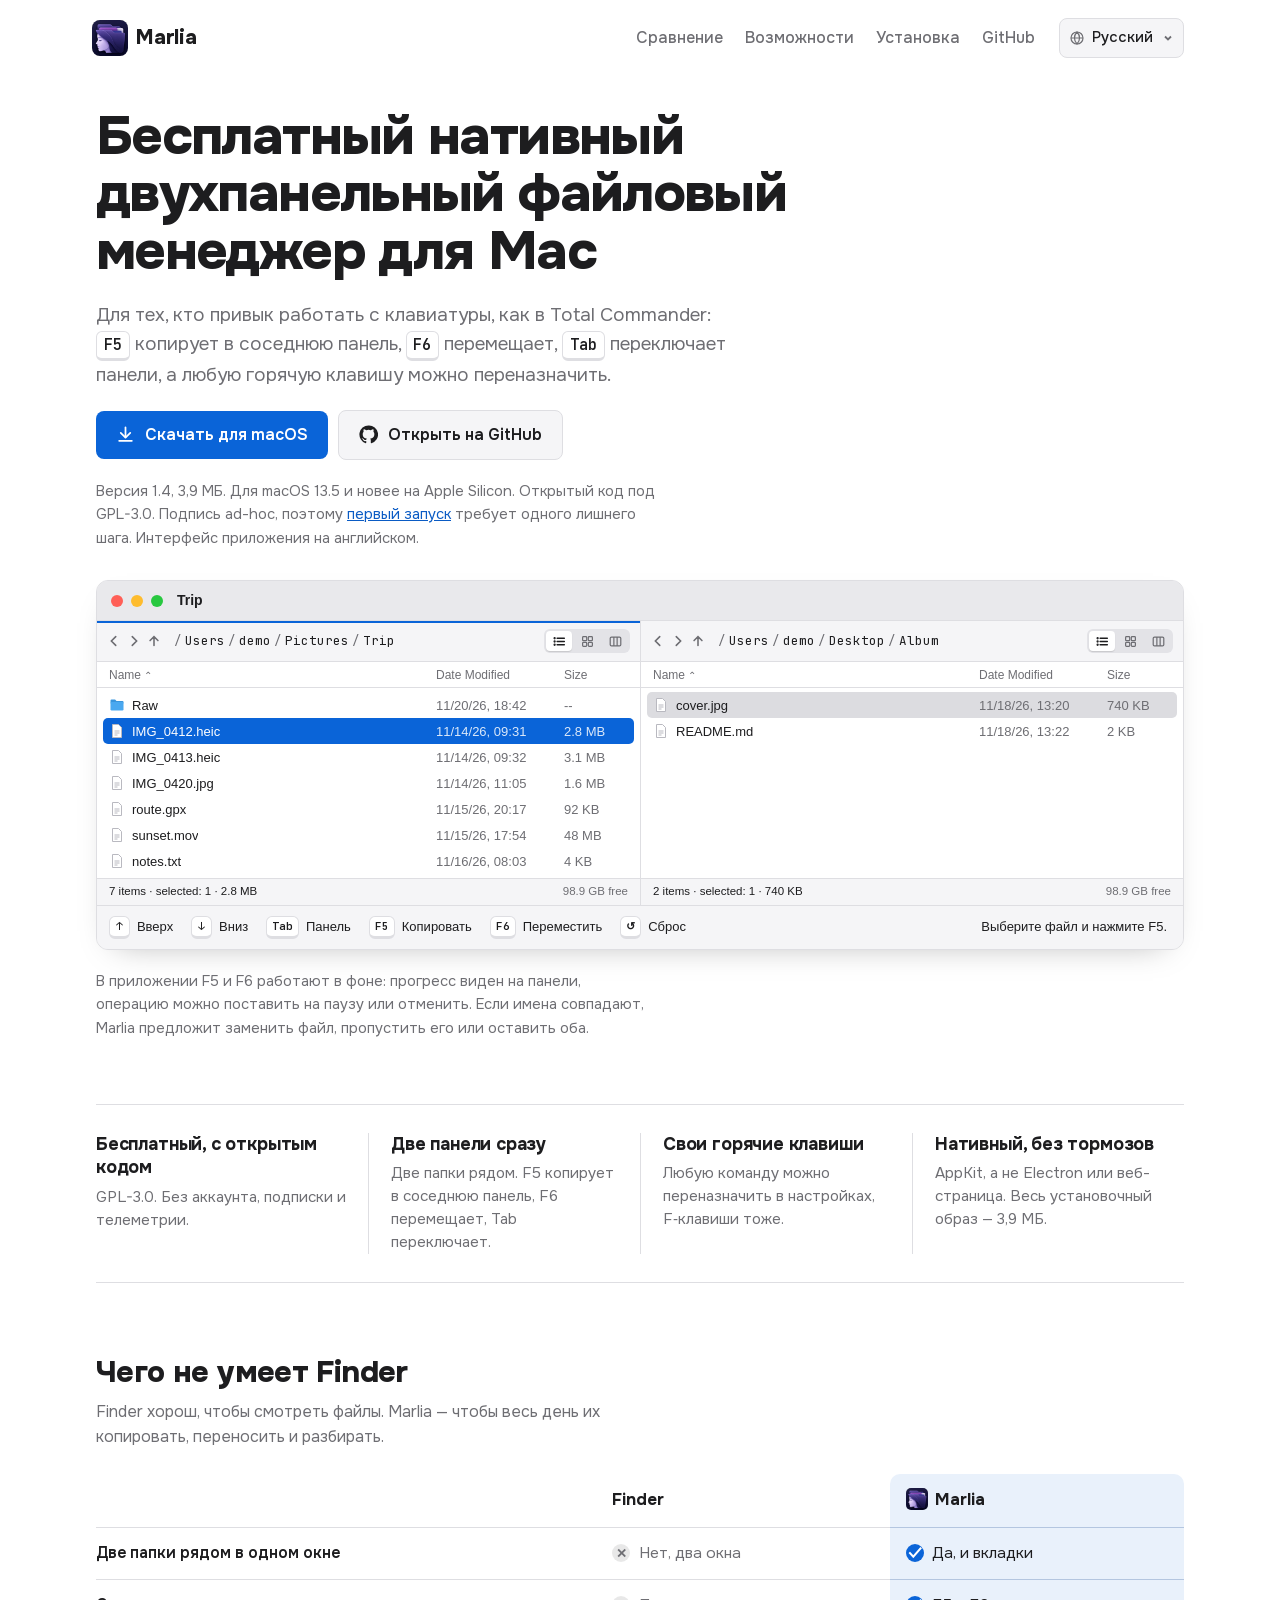
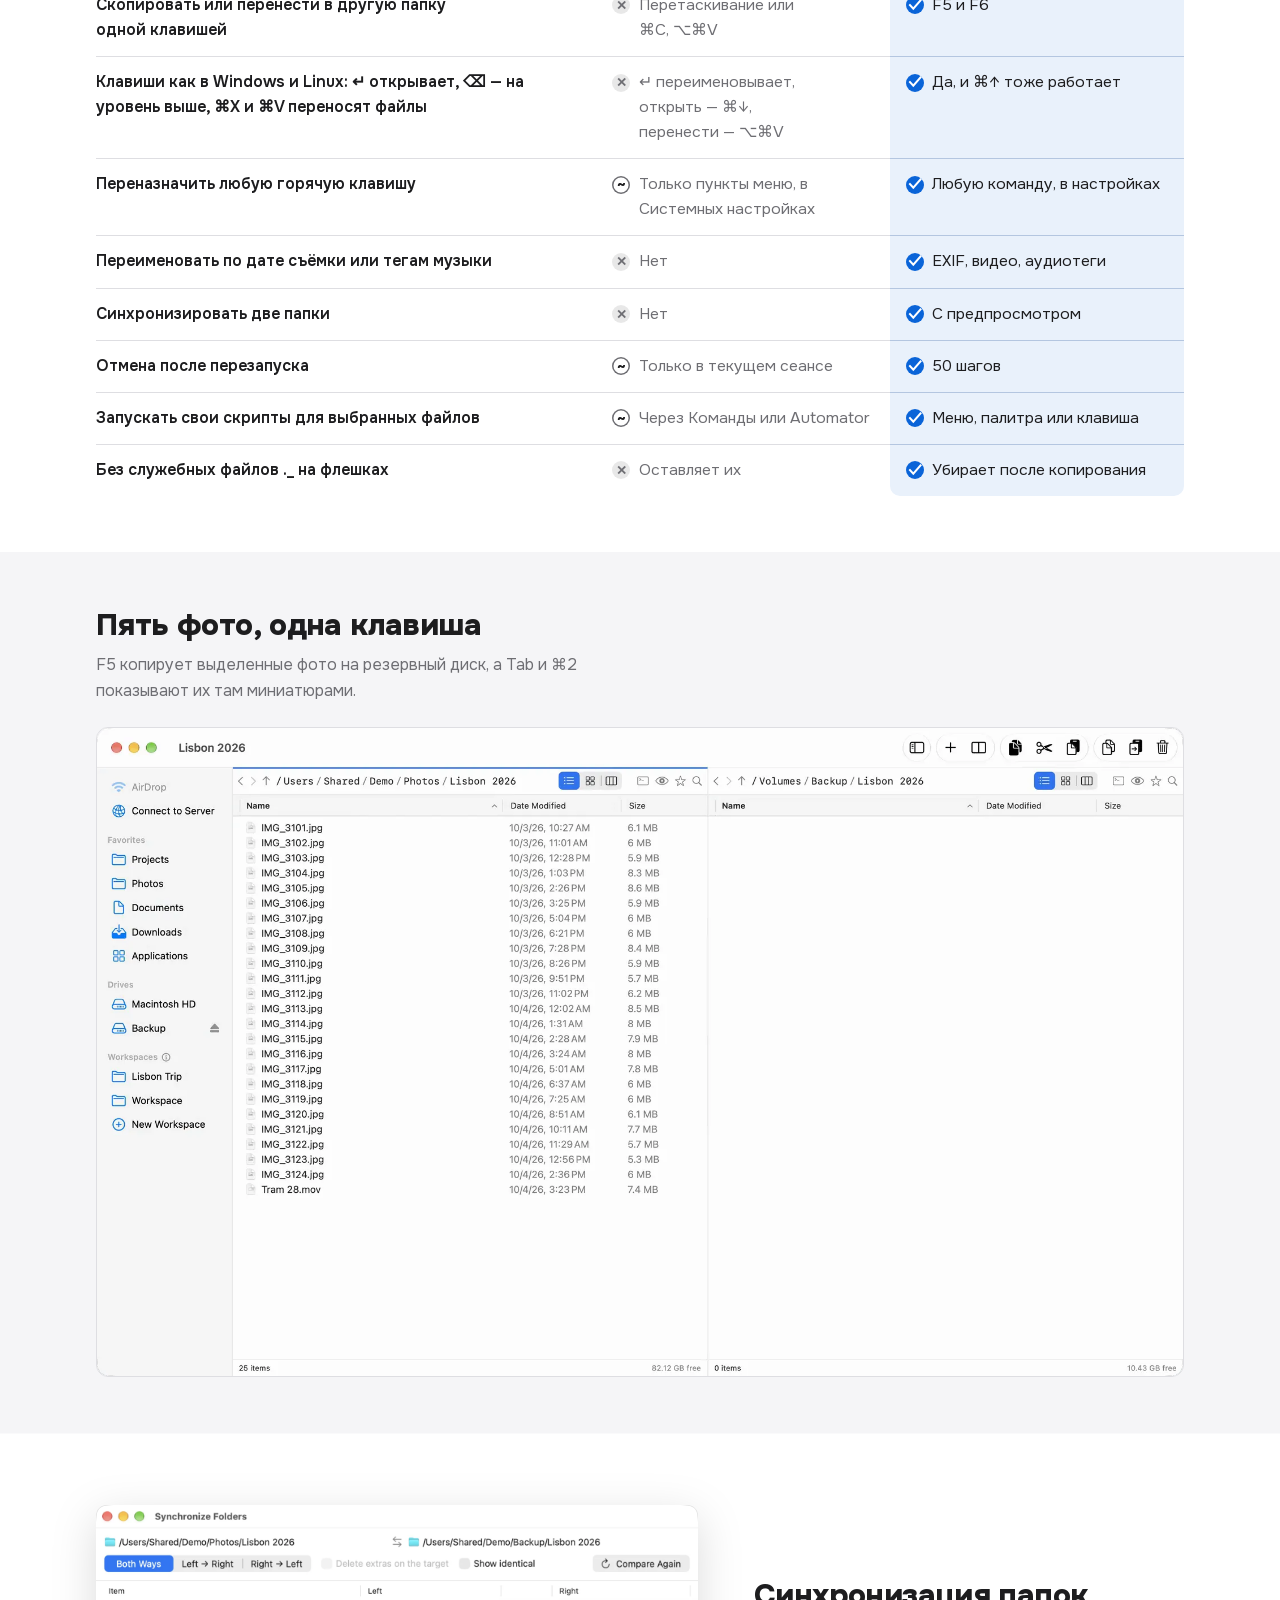
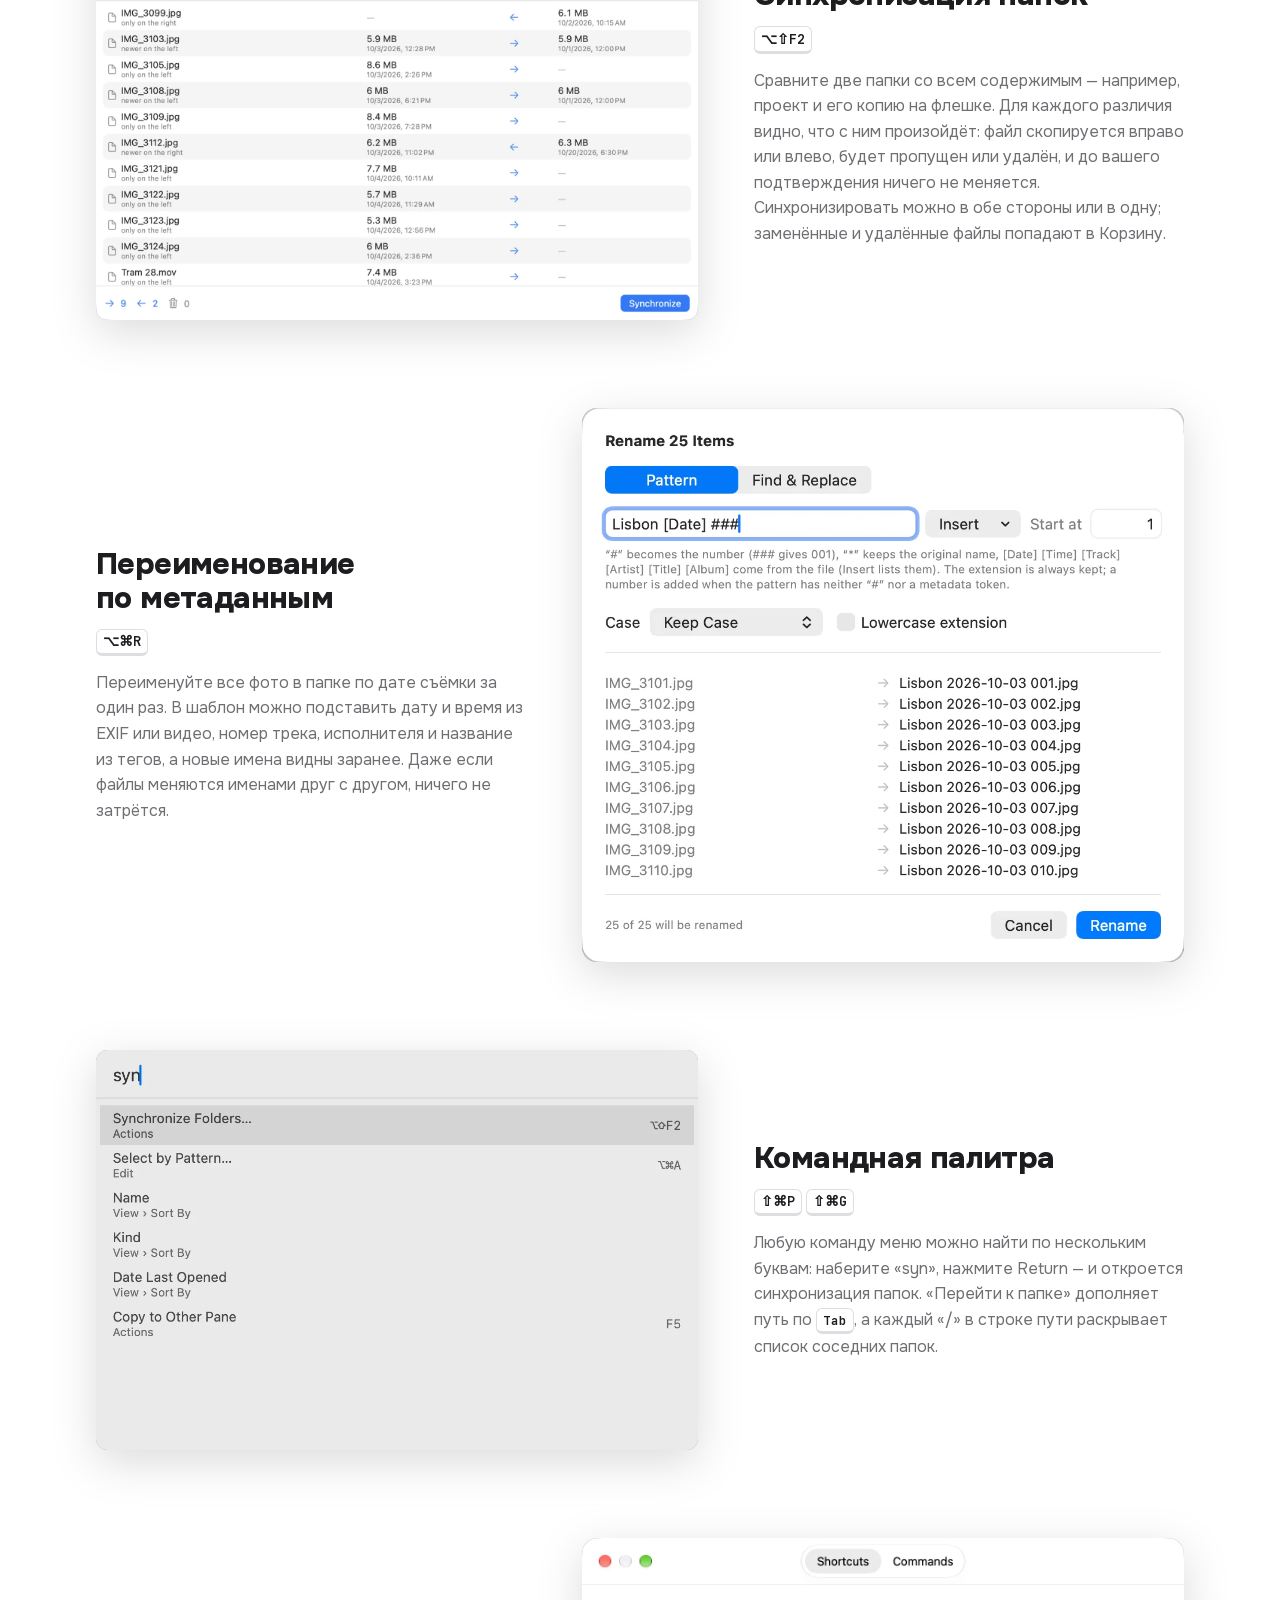
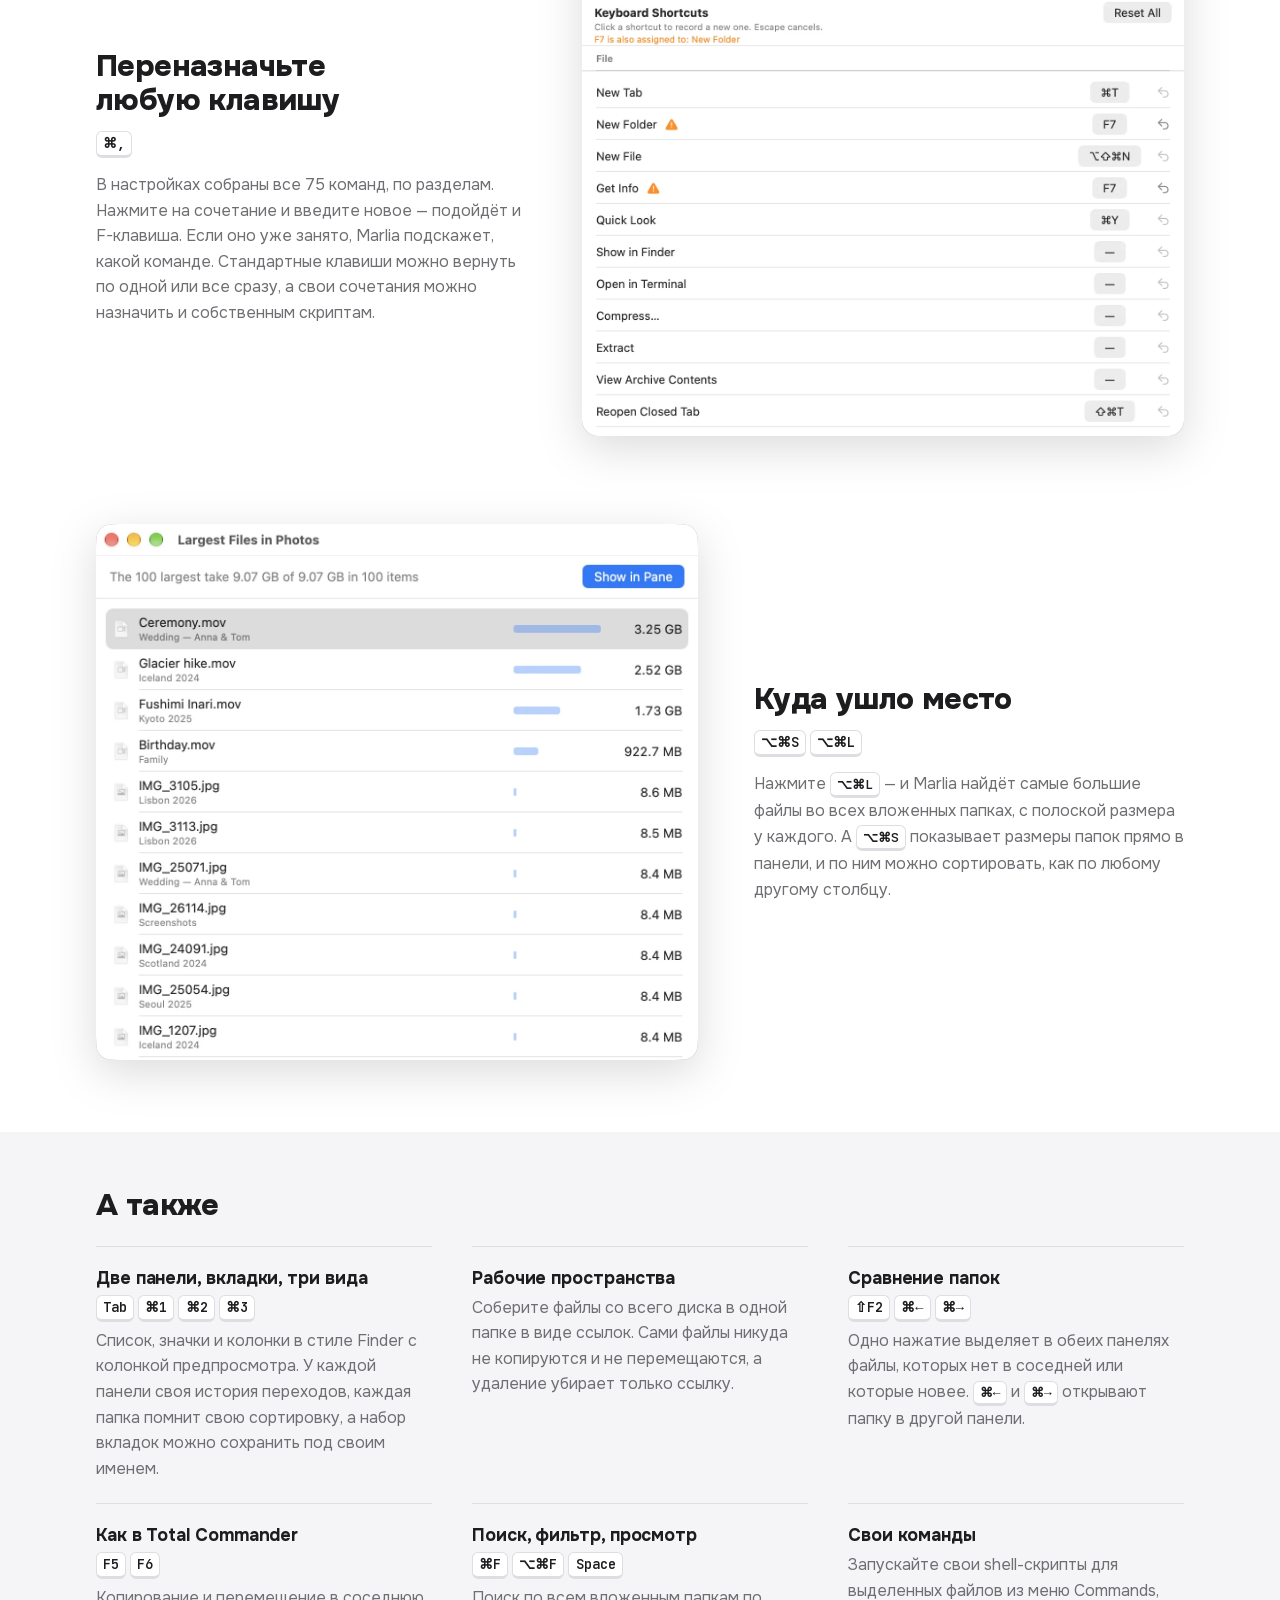
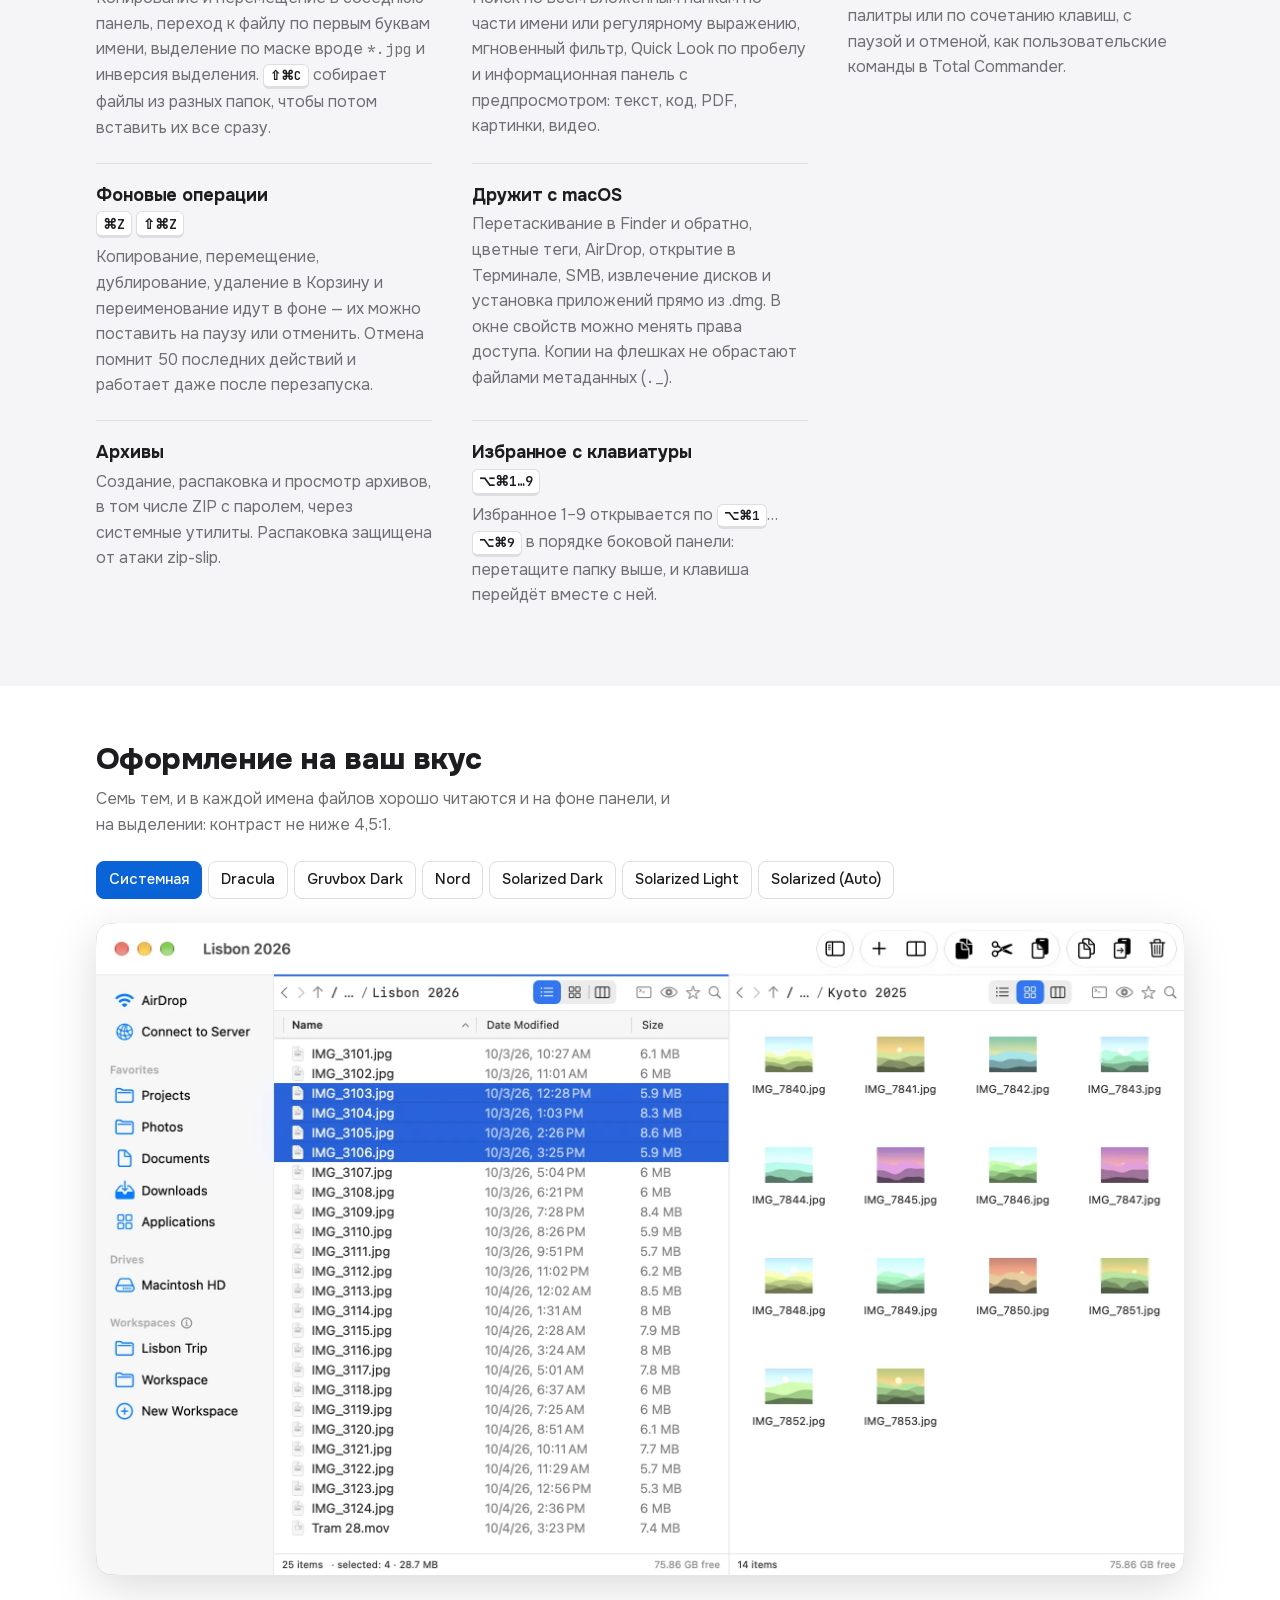
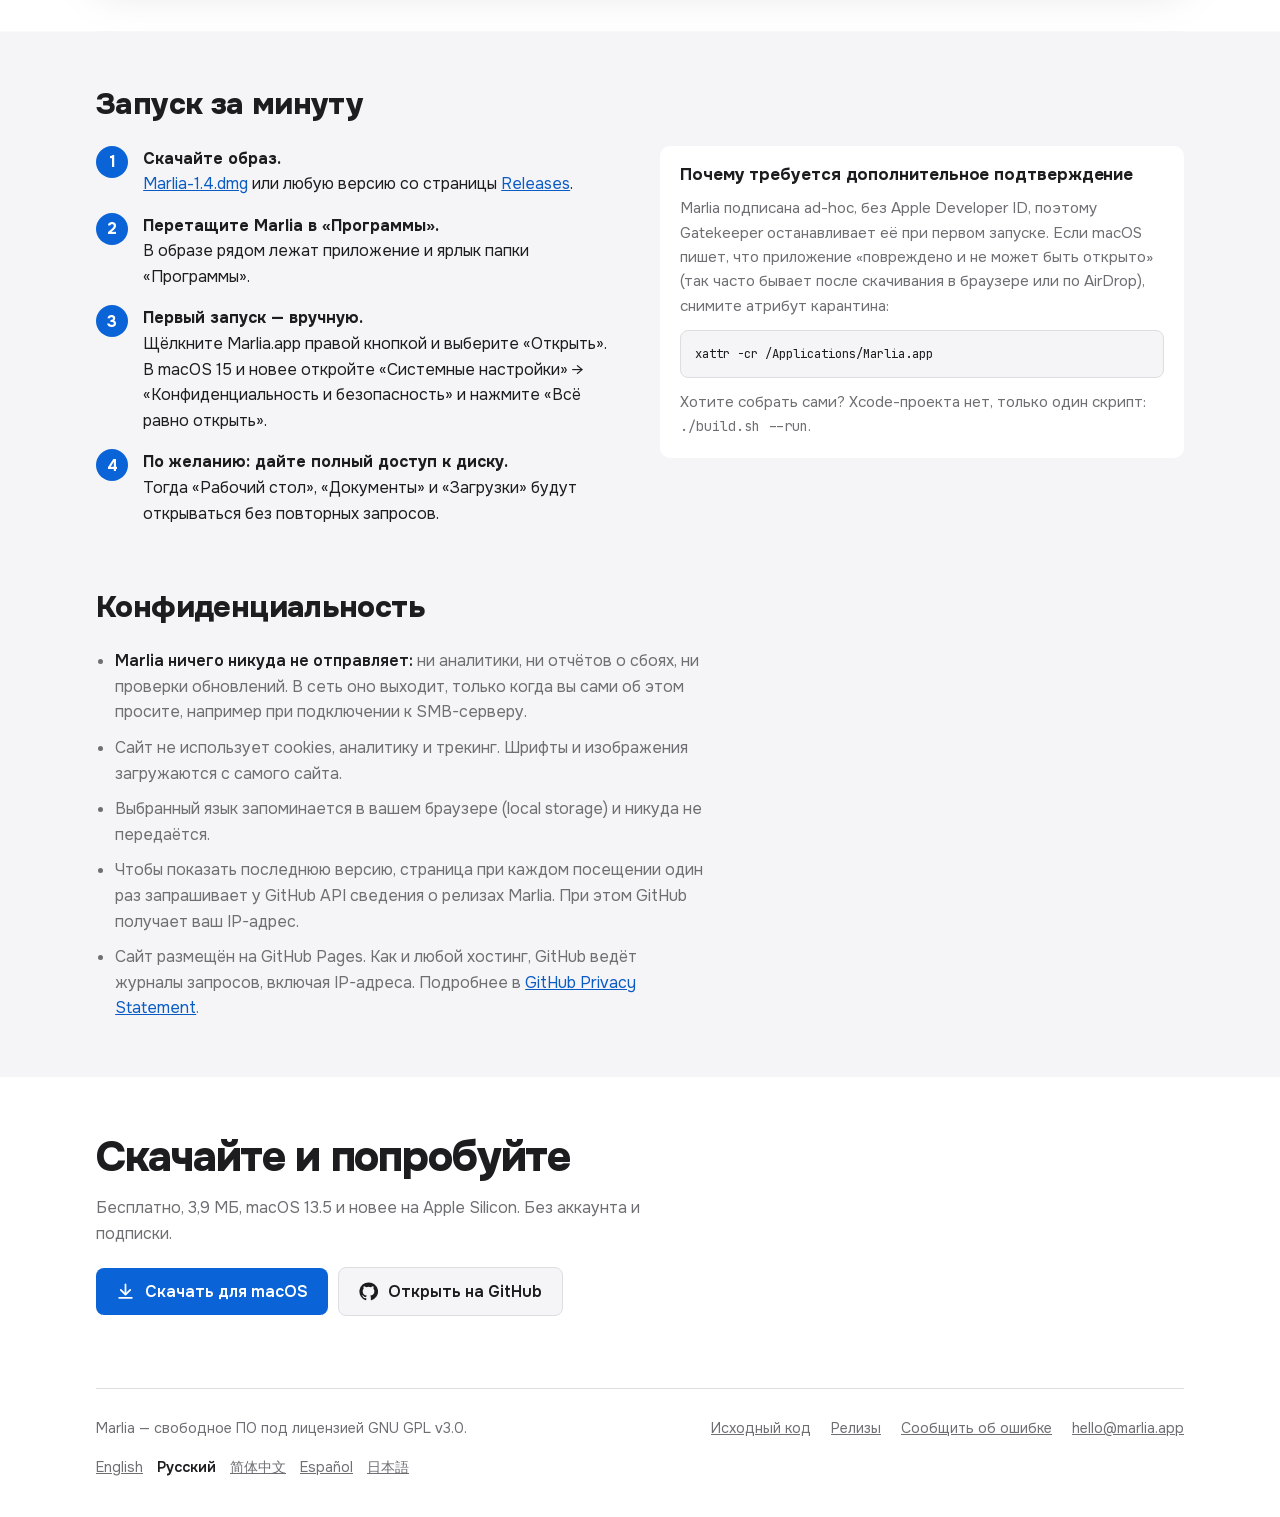
<file: docs/ru/index.html>
<!doctype html>
<html lang="ru" data-lang="ru">
<head>
<meta charset="utf-8">
<meta name="viewport" content="width=device-width, initial-scale=1, viewport-fit=cover">
<!-- seo:start (generated per language by site/build.py) -->
<title>Marlia — бесплатный двухпанельный файловый менеджер для Mac в духе Total Commander</title>
<meta name="description" content="Бесплатный двухпанельный файловый менеджер для Mac с открытым кодом. F5 копирует, F6 перемещает, любую горячую клавишу можно переназначить. Без тормозов.">
<link rel="canonical" href="https://marlia.app/ru/">
<link rel="alternate" hreflang="en" href="https://marlia.app/">
<link rel="alternate" hreflang="ru" href="https://marlia.app/ru/">
<link rel="alternate" hreflang="zh-Hans" href="https://marlia.app/zh/">
<link rel="alternate" hreflang="es" href="https://marlia.app/es/">
<link rel="alternate" hreflang="ja" href="https://marlia.app/ja/">
<link rel="alternate" hreflang="x-default" href="https://marlia.app/">
<meta property="og:type" content="website">
<meta property="og:site_name" content="Marlia">
<meta property="og:locale" content="ru_RU">
<meta property="og:title" content="Marlia — бесплатный двухпанельный файловый менеджер для Mac в духе Total Commander">
<meta property="og:description" content="Бесплатный двухпанельный файловый менеджер для Mac с открытым кодом. F5 копирует, F6 перемещает, любую горячую клавишу можно переназначить. Без тормозов.">
<meta property="og:url" content="https://marlia.app/ru/">
<meta property="og:image" content="https://marlia.app/media/og.jpg">
<meta property="og:image:width" content="1200">
<meta property="og:image:height" content="717">
<meta name="twitter:card" content="summary_large_image">
<meta name="twitter:title" content="Marlia — бесплатный двухпанельный файловый менеджер для Mac в духе Total Commander">
<meta name="twitter:description" content="Бесплатный двухпанельный файловый менеджер для Mac с открытым кодом. F5 копирует, F6 перемещает, любую горячую клавишу можно переназначить. Без тормозов.">
<script type="application/ld+json">{"@context": "https://schema.org", "@type": "SoftwareApplication", "name": "Marlia", "url": "https://marlia.app/ru/", "description": "Бесплатный двухпанельный файловый менеджер для Mac с открытым кодом. F5 копирует, F6 перемещает, любую горячую клавишу можно переназначить. Без тормозов.", "inLanguage": "ru", "applicationCategory": "UtilitiesApplication", "applicationSubCategory": "File manager", "operatingSystem": "macOS 13.5 or later", "processorRequirements": "Apple Silicon (arm64)", "softwareVersion": "1.4", "downloadUrl": "https://github.com/lex1142/marlia/releases/download/v1.4/Marlia-1.4.dmg", "fileSize": "3.9 MB", "isAccessibleForFree": true, "offers": {"@type": "Offer", "price": "0", "priceCurrency": "USD"}, "license": "https://www.gnu.org/licenses/gpl-3.0.html", "image": "https://marlia.app/media/og.jpg", "screenshot": "https://marlia.app/media/hero-light.webp", "sameAs": ["https://github.com/lex1142/marlia"]}</script>
<!-- seo:end -->
<meta name="theme-color" content="#ffffff" media="(prefers-color-scheme: light)">
<meta name="theme-color" content="#1e1e1f" media="(prefers-color-scheme: dark)">
<link rel="icon" type="image/png" href="../marlia-icon.png">
<link rel="apple-touch-icon" href="../marlia-icon.png">
<link rel="stylesheet" href="../fonts/fonts.css">
<style>
/* The page is dressed as Marlia itself: macOS window surfaces of the app's System theme, one
   accent (the selected-row blue), one text face (Onest) and a monospace face only where the text
   really is a key, a path or code. The one bold thing is the live two-pane window in the hero;
   everything else stays quiet: no section labels above headings, no decorative gradients or
   card shadows. CJK falls through to the system faces picked per language. */
:root {
  --paper: #ffffff;
  --surface: #f5f5f7;
  --ink: #1d1d1f;
  --muted: #6e6e73;
  --line: #dedee2;
  --accent: #0a64d8;          /* fills: buttons, selection, ✓ */
  --accent-text: #0a5bc4;     /* links and other accent text on --paper */
  --accent-ink: #ffffff;
  --sel-tint: color-mix(in srgb, var(--accent) 9%, var(--paper));
  --win-shadow: 0 12px 32px -20px rgba(0, 0, 0, 0.35);
  /* the screenshot keeps the window's rounded transparent corners, so its shadow follows them */
  --shot-shadow: drop-shadow(0 0 0.5px rgba(0, 0, 0, 0.35)) drop-shadow(0 12px 22px rgba(0, 0, 0, 0.14));
  --code-bg: #f5f5f7;

  /* replica of Marlia's System theme (follows the page's light/dark, like the app follows macOS) */
  --m-pane: #ffffff;
  --m-chrome: #f5f5f7;
  --m-title: #e9e9ec;
  --m-text: #1d1d1f;
  --m-sec: #6e6e73;
  --m-sep: #dedee2;
  --m-sel: #0a64d8;
  --m-sel-text: #ffffff;
  --m-sel-off: #dcdce0;
  --m-folder: #4aa8f0;
  --m-folder-tab: #3a95dc;
  --m-doc: #ffffff;
  --m-doc-line: #b9b9c0;
  --m-seg: #e3e3e7;
  --m-seg-on: #ffffff;
  --only-light: block;
  --only-dark: none;

  --cjk: "Hiragino Sans", "PingFang SC", "Noto Sans JP", "Noto Sans SC";
  --f-body: "Onest", -apple-system, BlinkMacSystemFont, "Helvetica Neue", var(--cjk), Arial, sans-serif;
  --f-mono: "JetBrains Mono", ui-monospace, "SF Mono", Menlo, var(--cjk), monospace;
  --f-ui: -apple-system, BlinkMacSystemFont, "SF Pro Text", "Helvetica Neue", Arial, sans-serif;
}
:root:lang(zh) { --cjk: "PingFang SC", "Hiragino Sans GB", "Noto Sans SC", "Microsoft YaHei"; }
:root:lang(ja) { --cjk: "Hiragino Sans", "Hiragino Kaku Gothic ProN", "Noto Sans JP", "Yu Gothic"; }

@media (prefers-color-scheme: dark) {
  :root:not([data-theme="light"]) {
    color-scheme: dark;
    --paper: #1e1e1f;
    --surface: #2a2a2c;
    --ink: #ececee;
    --muted: #98989d;
    --line: #3c3c3f;
    --accent: #0a5ed7;
    --accent-text: #5aa2ff;
    --sel-tint: color-mix(in srgb, var(--accent) 24%, var(--paper));
    --win-shadow: none;
    --shot-shadow: none;
    --code-bg: #2a2a2c;
    --m-pane: #1e1e1f;
    --m-chrome: #2a2a2c;
    --m-title: #333336;
    --m-text: #ececee;
    --m-sec: #98989d;
    --m-sep: #3c3c3f;
    --m-sel: #0a5ed7;
    --m-sel-text: #ffffff;
    --m-sel-off: #46464a;
    --m-folder: #5ab4f2;
    --m-folder-tab: #3f9ade;
    --m-doc: #f2f2f4;
    --m-doc-line: #9a9aa2;
    --m-seg: #3a3a3d;
    --m-seg-on: #636367;
    --only-light: none;
    --only-dark: block;
  }
}
:root[data-theme="dark"] {
  color-scheme: dark;
  --paper: #1e1e1f;
  --surface: #2a2a2c;
  --ink: #ececee;
  --muted: #98989d;
  --line: #3c3c3f;
  --accent: #0a5ed7;
  --accent-text: #5aa2ff;
  --sel-tint: color-mix(in srgb, var(--accent) 24%, var(--paper));
  --win-shadow: none;
  --shot-shadow: none;
  --code-bg: #2a2a2c;
  --m-pane: #1e1e1f;
  --m-chrome: #2a2a2c;
  --m-title: #333336;
  --m-text: #ececee;
  --m-sec: #98989d;
  --m-sep: #3c3c3f;
  --m-sel: #0a5ed7;
  --m-sel-text: #ffffff;
  --m-sel-off: #46464a;
  --m-folder: #5ab4f2;
  --m-folder-tab: #3f9ade;
  --m-doc: #f2f2f4;
  --m-doc-line: #9a9aa2;
  --m-seg: #3a3a3d;
  --m-seg-on: #636367;
  --only-light: none;
  --only-dark: block;
}

* { box-sizing: border-box; }
html { -webkit-text-size-adjust: 100%; }
body { margin: 0; }
img { max-width: 100%; }
[hidden] { display: none !important; }
body {
  background: var(--paper);
  color: var(--ink);
  font-family: var(--f-body);
  font-size: 1rem;
  line-height: 1.6;
  -webkit-font-smoothing: antialiased;
}
.wrap {
  max-width: 1120px;
  margin-inline: auto;
  padding-left: max(16px, env(safe-area-inset-left, 0px));
  padding-right: max(16px, env(safe-area-inset-right, 0px));
}
a { color: var(--accent-text); }
a:focus-visible, button:focus-visible, select:focus-visible, .demo:focus-visible {
  outline: 2px solid var(--accent-text);
  outline-offset: 2px;
}
/* Type scale: 1 · 1.15 · 1.9 · up to 4 rem, all Onest; weight does the work a second face would. */
h1, h2, h3 { font-family: var(--f-body); text-wrap: balance; margin: 0; line-height: 1.12; }
h2 { font-size: 1.9rem; font-weight: 800; letter-spacing: -0.02em; }
h3 { font-size: 1.1rem; font-weight: 700; letter-spacing: -0.005em; }
:lang(zh) h1, :lang(zh) h2, :lang(ja) h1, :lang(ja) h2 { letter-spacing: 0; line-height: 1.3; }
:lang(ja) h1, :lang(ja) h2, :lang(ja) h3, :lang(ja) .pillar b, :lang(ja) .cmp th, :lang(ja) .cmp td { word-break: auto-phrase; }
p { margin: 0; }
kbd {
  font-family: var(--f-mono);
  font-size: 0.8em;
  font-weight: 600;
  display: inline-block;
  min-width: 1.9em;
  text-align: center;
  padding: 0.1em 0.45em;
  border: 1px solid var(--line);
  border-bottom-width: 3px;
  border-radius: 6px;
  background: var(--paper);
  color: var(--ink);
  line-height: 1.5;
  white-space: nowrap;
}
code { font-family: var(--f-mono); font-size: 0.9em; white-space: nowrap; }

/* ---------- header ---------- */
.top { display: flex; align-items: center; gap: 16px 24px; padding-block: 18px; }
.brand {
  display: flex; align-items: center; gap: 8px;
  font-weight: 800; font-size: 1.25rem; letter-spacing: -0.01em;
  color: var(--ink); text-decoration: none;
  margin-right: auto;
}
.brand-icon { width: 36px; height: 36px; display: block; flex: none; margin-left: -4px; border-radius: 8px; }
.top nav { display: flex; gap: 22px; flex-wrap: wrap; }
.top nav a { color: var(--muted); text-decoration: none; font-weight: 500; }
.top nav a:hover { color: var(--ink); }

.lang { position: relative; display: inline-flex; align-items: center; }
.lang svg { position: absolute; pointer-events: none; color: var(--muted); }
.lang .globe { left: 10px; width: 16px; height: 16px; }
.lang .chev { right: 10px; width: 12px; height: 12px; }
.lang select {
  appearance: none; -webkit-appearance: none;
  font: inherit; font-weight: 500; font-size: 0.92rem;
  color: var(--ink);
  background: var(--surface);
  border: 1px solid var(--line);
  border-radius: 8px;
  padding: 7px 30px 7px 32px;
  cursor: pointer;
}
.lang select:hover { border-color: var(--muted); }

/* ---------- hero: headline, download, then the live window ---------- */
.hero { padding-block: 32px 24px; display: grid; gap: 20px; }
.hero h1 { font-size: clamp(2.2rem, 4.6vw, 3.4rem); font-weight: 800; letter-spacing: -0.03em; line-height: 1.06; max-width: 21ch; }
:lang(ru) .hero h1 { max-width: 25ch; }
:lang(zh) .hero h1, :lang(ja) .hero h1 { max-width: 15em; letter-spacing: 0; }
/* Keeps a hyphenated term on one line ("two-pane" broke as "two- / pane"). */
.nw { white-space: nowrap; }
.lede { font-size: 1.18rem; color: var(--muted); max-width: 34em; line-height: 1.55; }
.lede strong { color: var(--ink); font-weight: 600; }
.cta { display: flex; flex-wrap: wrap; gap: 10px; align-items: center; }
.btn {
  display: inline-flex; align-items: center; gap: 10px;
  padding: 11px 20px;
  border-radius: 8px;
  font-weight: 600; font-size: 1rem;
  text-decoration: none;
  white-space: nowrap;
}
.btn-primary { background: var(--accent); color: var(--accent-ink); }
.btn-primary:hover { background: color-mix(in srgb, var(--accent) 86%, #000); }
.btn-ghost { color: var(--ink); background: var(--surface); border: 1px solid var(--line); }
.btn-ghost:hover { border-color: var(--muted); }
.btn svg { width: 19px; height: 19px; flex: none; }
.meta { font-size: 0.92rem; color: var(--muted); max-width: 38em; }
.hero .demo { margin-top: 10px; }
.demo-hint { font-size: 0.92rem; color: var(--muted); max-width: 38em; }

.only-light { display: var(--only-light); }
.only-dark { display: var(--only-dark); }

/* ---------- the four points: plain text in columns, no boxes ---------- */
.pillars {
  display: grid;
  grid-template-columns: repeat(4, minmax(0, 1fr));
  margin-block: 40px 16px;
  padding-block: 28px;
  border-block: 1px solid var(--line);
}
.pillar { display: grid; gap: 6px; align-content: start; padding-inline: 22px; }
.pillar:first-child { padding-left: 0; }
.pillar + .pillar { border-left: 1px solid var(--line); }
.pillar b { font-size: 1.12rem; font-weight: 700; line-height: 1.3; letter-spacing: -0.01em; }
.pillar span { color: var(--muted); font-size: 0.95rem; line-height: 1.5; }

/* ---------- sections ---------- */
.section { padding-block: 56px; display: grid; gap: 24px; }
.section-head { display: grid; gap: 10px; }
.section-head p { color: var(--muted); max-width: 36em; }

/* ---------- demo: a Marlia window, System theme ---------- */
.demo {
  font-family: var(--f-ui);
  font-size: 13px;
  line-height: 1.35;
  color: var(--m-text);
  background: var(--m-chrome);
  border: 1px solid var(--m-sep);
  border-radius: 12px;
  overflow: hidden;
  box-shadow: var(--win-shadow);
  outline: none;
}
.m-titlebar {
  display: flex; align-items: center; gap: 14px;
  padding: 10px 14px;
  background: var(--m-title);
  border-bottom: 1px solid var(--m-sep);
}
.m-lights { display: flex; gap: 8px; flex: none; }
.m-lights i { width: 12px; height: 12px; border-radius: 50%; display: block; }
.m-lights i:nth-child(1) { background: #ff5f57; }
.m-lights i:nth-child(2) { background: #febc2e; }
.m-lights i:nth-child(3) { background: #28c840; }
.m-title { font-weight: 600; font-size: 14px; }
.m-panes { display: grid; grid-template-columns: 1fr 1fr; }
.m-pane { position: relative; min-width: 0; display: grid; grid-template-rows: auto auto 1fr auto; background: var(--m-pane); cursor: default; }
.m-pane + .m-pane { border-left: 1px solid var(--m-sep); }
.m-pane::before { content: ""; position: absolute; inset: 0 0 auto; height: 2px; background: transparent; }
.m-pane.active::before { background: var(--m-sel); }
.m-bar {
  display: flex; align-items: center; gap: 10px;
  padding: 8px 10px;
  background: var(--m-chrome);
  border-bottom: 1px solid var(--m-sep);
  min-width: 0;
}
.m-nav { display: flex; gap: 6px; color: var(--m-sec); flex: none; }
.m-nav svg { width: 14px; height: 14px; }
.m-path { flex: 1; min-width: 0; white-space: nowrap; overflow: hidden; text-overflow: ellipsis; font-family: var(--f-mono); font-size: 12.5px; }
.m-path b { color: var(--m-sec); font-weight: 400; margin-inline: 3px; }
.m-seg { display: flex; gap: 2px; background: var(--m-seg); border-radius: 6px; padding: 2px; flex: none; }
.m-seg span { width: 26px; height: 20px; display: grid; place-items: center; border-radius: 4px; color: var(--m-sec); }
.m-seg span.on { background: var(--m-seg-on); color: var(--m-text); box-shadow: 0 1px 1px rgba(0,0,0,.12); }
.m-seg svg { width: 13px; height: 13px; }
.m-head, .m-row {
  display: grid;
  grid-template-columns: minmax(0, 1fr) 118px 64px;
  gap: 10px;
  padding: 0 12px;
  align-items: center;
}
.m-head {
  height: 26px;
  color: var(--m-sec);
  font-size: 12px;
  font-weight: 500;
  border-bottom: 1px solid var(--m-sep);
  background: var(--m-pane);
}
.m-head .sorted::after { content: " ⌃"; font-size: 10px; }
.m-list { list-style: none; margin: 0; padding: 4px 6px; min-height: 190px; }
.m-row { height: 26px; border-radius: 5px; padding: 0 6px; }
.m-row .n { display: flex; align-items: center; gap: 7px; min-width: 0; }
.m-row .n span { white-space: nowrap; overflow: hidden; text-overflow: ellipsis; }
.m-row .n svg { width: 16px; height: 16px; flex: none; }
.m-row .d, .m-row .s { color: var(--m-sec); white-space: nowrap; font-variant-numeric: tabular-nums; }
.m-row.sel { background: var(--m-sel-off); }
.m-pane.active .m-row.sel { background: var(--m-sel); color: var(--m-sel-text); }
.m-pane.active .m-row.sel .d, .m-pane.active .m-row.sel .s { color: var(--m-sel-text); opacity: .85; }
.m-row.fresh { animation: fresh 1s ease-out; }
@keyframes fresh { from { background: color-mix(in srgb, var(--m-sel) 30%, transparent); } }
.ic-folder .body { fill: var(--m-folder); }
.ic-folder .tab { fill: var(--m-folder-tab); }
.ic-doc .page { fill: var(--m-doc); stroke: var(--m-doc-line); }
.ic-doc .lines { stroke: var(--m-doc-line); }
.m-status {
  display: flex; justify-content: space-between; gap: 8px;
  padding: 5px 12px;
  font-size: 11.5px;
  border-top: 1px solid var(--m-sep);
  background: var(--m-chrome);
  white-space: nowrap;
}
.m-status span { overflow: hidden; text-overflow: ellipsis; }
.m-status .free { color: var(--m-sec); flex: none; }

/* The function-key bar along the bottom of the window, as in a two-pane commander: each key is
   a real control of the demo, so the bar is structure, not decoration. */
.fbar {
  display: flex; flex-wrap: wrap; align-items: center; gap: 2px 4px;
  padding: 6px 8px;
  background: var(--m-chrome);
  border-top: 1px solid var(--m-sep);
}
.key {
  font: inherit;
  display: inline-flex; align-items: center; gap: 7px;
  background: transparent;
  color: var(--m-text);
  border: 0;
  border-radius: 6px;
  padding: 4px 10px 4px 4px;
  cursor: pointer;
}
.key:hover { background: var(--m-sel-off); }
.key kbd { font-size: 11px; background: var(--m-pane); border-color: var(--m-sep); color: var(--m-text); }
.key.pressed kbd { background: var(--m-sel); color: var(--m-sel-text); border-color: var(--m-sel); }
.demo-log { margin-left: auto; padding-inline: 8px; color: var(--m-text); min-height: 1.4em; }

/* ---------- bands ---------- */
/* Sections alternate between the page and a full-width strip in the window-chrome grey: the
   app's own surfaces, not decoration. The strip is drawn by a spread shadow clipped to the
   element's height, so it reaches the edges of the window without widening the page. */
.band { background: var(--surface); box-shadow: 0 0 0 100vmax var(--surface); clip-path: inset(0 -100vmax); }
.band .tour-video { background: var(--paper); }
.band + .final { border-top: 0; }
.band .section + .section { padding-top: 8px; }

/* ---------- spotlights ---------- */
/* Five features Finder lacks, each with a real screenshot; picture and text swap sides from
   one to the next. On a narrow screen the picture goes above its text. */
.spots { display: grid; gap: 88px; padding-block: 72px; }
.spot { display: grid; grid-template-columns: minmax(0, 7fr) minmax(0, 5fr); gap: 56px; align-items: center; }
.spot:nth-child(even) { grid-template-columns: minmax(0, 5fr) minmax(0, 7fr); }
.spot:nth-child(even) .spot-shot { order: 2; }
.spot-text { display: grid; gap: 14px; justify-items: start; }
.spot-text p { color: var(--muted); max-width: 30em; }
.spot-text .tag, .feature .tag { display: flex; flex-wrap: wrap; gap: 4px; }
.spot-text .tag kbd, .feature .tag kbd { font-size: 0.85rem; }
.spot-shot { margin: 0; }
.spot-shot img { width: 100%; height: auto; vertical-align: top; filter: var(--shot-shadow); }

/* ---------- and also ---------- */
/* Ten items fill three columns top to bottom (4 + 3 + 3), so none is left alone on a last row. */
.features { display: grid; grid-template-columns: repeat(3, minmax(0, 1fr)); grid-template-rows: repeat(4, auto); grid-auto-flow: column; column-gap: 40px; }
.feature { display: grid; gap: 6px; padding-block: 22px; border-top: 1px solid var(--line); align-content: start; }
.feature p { color: var(--muted); max-width: 36em; }

/* ---------- tour video ---------- */
.tour-video {
  border-radius: 12px;
  overflow: hidden;
  border: 1px solid var(--line);
  background: var(--surface);
}
.tour-video video { width: 100%; height: auto; max-width: 100%; aspect-ratio: 1920 / 1146; vertical-align: top; }

/* ---------- comparison with Finder ---------- */
.cmp-scroll { overflow-x: auto; }
.cmp { width: 100%; border-collapse: separate; border-spacing: 0; font-size: 0.98rem; }
/* Top-aligned: the mark is pinned to a cell's first line, so a cell's text must start there too. */
.cmp th, .cmp td { padding: 13px 16px; text-align: left; vertical-align: top; border-bottom: 1px solid var(--line); }
.cmp tbody tr:last-child > * { border-bottom: 0; }
.cmp thead th { font-weight: 700; font-size: 1.05rem; white-space: nowrap; }
.cmp thead th img { width: 22px; height: 22px; vertical-align: -5px; margin-right: 7px; border-radius: 5px; }
.cmp tbody th { font-weight: 600; width: 46%; padding-left: 0; }
.cmp td { color: var(--muted); width: 27%; position: relative; padding-left: calc(24px + 1.15em); }
/* The Marlia column reads as a selected column: the same blue the app selects rows with. */
.cmp .m { background: var(--sel-tint); color: var(--ink); border-bottom-color: color-mix(in srgb, var(--accent) 20%, var(--line)); }
.cmp thead .m { border-radius: 10px 10px 0 0; }
.cmp tbody tr:last-child .m { border-radius: 0 0 10px 10px; }
.cmp td, .cmp th, .pillar span { text-wrap: pretty; }
.cmp td::before {
  position: absolute; left: 16px; top: calc(13px + 0.27em);
  display: grid; place-items: center;
  width: 1.35em; height: 1.35em;
  border-radius: 50%;
  font-size: 0.85em; font-weight: 800; line-height: 1;
}
/* The second content value is the alt text: empty, since the cell's words already say yes/no/partly.
   Browsers without that syntax drop the declaration and keep the first one. */
.cmp .yes::before { content: "✓"; content: "✓" / ""; color: var(--accent-ink); background: var(--accent); }
.cmp .no::before { content: "✕"; content: "✕" / ""; color: var(--muted); background: color-mix(in srgb, var(--muted) 16%, transparent); }
.cmp .part::before { content: "~"; content: "~" / ""; color: var(--ink); box-shadow: inset 0 0 0 1.5px var(--muted); }

/* ---------- themes ---------- */
/* One real screenshot of the app and a picker of the seven themes; a pick swaps the picture
   (it loads on demand). System and Solarized (Auto) follow the page's light/dark, as they
   follow macOS in the app. */
.theme-pick { display: flex; flex-wrap: wrap; gap: 6px; }
.theme-pick button {
  font: inherit; font-size: 0.92rem; font-weight: 500;
  padding: 6px 12px;
  border-radius: 8px;
  border: 1px solid var(--line);
  background: var(--paper);
  color: var(--ink);
  cursor: pointer;
}
.theme-pick button:hover { border-color: var(--muted); }
.theme-pick button[aria-pressed="true"] { background: var(--accent); border-color: var(--accent); color: var(--accent-ink); }
.theme-shot { margin: 0; }
.theme-shot img { width: 100%; height: auto; aspect-ratio: 2200 / 1320; vertical-align: top; filter: var(--shot-shadow); }

/* ---------- install ---------- */
.install { display: grid; grid-template-columns: minmax(0, 1fr) minmax(0, 1fr); gap: 40px; align-items: start; }
/* Numbered because it is a sequence. */
.steps { margin: 0; padding: 0; list-style: none; counter-reset: s; display: grid; gap: 16px; }
.steps li { counter-increment: s; display: grid; grid-template-columns: 2.2em 1fr; gap: 12px; }
.steps li::before {
  content: counter(s);
  font-weight: 700; font-size: 1rem;
  width: 2em; height: 2em; border-radius: 50%;
  display: grid; place-items: center;
  background: var(--accent); color: var(--accent-ink);
}
.note {
  background: var(--paper);
  border-radius: 10px;
  padding: 20px;
  display: grid;
  gap: 12px;
  font-size: 0.95rem;
}
.note h3 { font-size: 1.05rem; }
.note pre { background: var(--surface); }
.note p { color: var(--muted); }
pre {
  margin: 0;
  background: var(--paper);
  border: 1px solid var(--line);
  border-radius: 8px;
  padding: 12px 14px;
  overflow-x: auto;
  font-family: var(--f-mono);
  font-size: 0.85rem;
}

/* ---------- privacy ---------- */
.privacy { margin: 0; padding-left: 1.2em; display: grid; gap: 10px; max-width: 38em; color: var(--muted); }
.privacy li::marker { color: var(--muted); }
.privacy strong { color: var(--ink); font-weight: 600; }

/* ---------- closing download ---------- */
.final { padding-block: 56px 72px; border-top: 1px solid var(--line); display: grid; gap: 14px; justify-items: start; }
.final h2 { font-size: clamp(1.9rem, 4vw, 2.7rem); letter-spacing: -0.03em; }
.final p { color: var(--muted); max-width: 34em; }
.final .cta { margin-top: 6px; }

/* ---------- footer ---------- */
.foot {
  border-top: 1px solid var(--line);
  padding-block: 28px 40px;
  display: flex; flex-wrap: wrap; justify-content: space-between; gap: 16px;
  color: var(--muted); font-size: 0.9rem;
}
.foot nav { display: flex; gap: 20px; flex-wrap: wrap; }
.foot .langs { gap: 14px; flex-basis: 100%; }
.foot .langs a[aria-current] { color: var(--ink); text-decoration: none; font-weight: 600; }
.foot a { color: var(--muted); }

@media (max-width: 900px) {
  .pillars { grid-template-columns: repeat(2, minmax(0, 1fr)); row-gap: 24px; }
  .pillar:nth-child(3) { padding-left: 0; border-left: 0; }
  .features { grid-template-columns: repeat(2, minmax(0, 1fr)); grid-template-rows: none; grid-auto-flow: row; }
  .spots { gap: 64px; padding-block: 56px; }
  .spot, .spot:nth-child(even) { grid-template-columns: 1fr; gap: 22px; }
  .spot:nth-child(even) .spot-shot { order: 0; }
  .spot-shot { max-width: 640px; }
  .install { grid-template-columns: 1fr; }
  .top nav { display: none; }
}
@media (max-width: 760px) {
  .m-panes { grid-template-columns: 1fr; }
  .m-pane + .m-pane { border-left: 0; border-top: 1px solid var(--m-sep); }
  .m-list { min-height: 0; }
  .m-head, .m-row { grid-template-columns: minmax(0, 1fr) 64px; }
  .m-head .d, .m-row .d { display: none; }
  .demo-log { margin-left: 0; width: 100%; padding: 2px 6px 4px; }
}
@media (max-width: 560px) {
  .hero { padding-top: 24px; }
  .hero h1 { font-size: 2.1rem; }
  .lede { font-size: 1.06rem; }
  .pillar { padding-inline: 12px; }
  .pillar:nth-child(odd) { padding-left: 0; }
  .pillar b { font-size: 1rem; }
  .pillar span { font-size: 0.86rem; }
  .cta .btn { flex: 1 1 100%; justify-content: center; }
  .features { grid-template-columns: 1fr; }
  .m-seg { display: none; }
  /* Three columns don't fit a phone: each row becomes its label over a Finder | Marlia pair. */
  .cmp, .cmp thead, .cmp tbody { display: block; }
  .cmp { font-size: 0.9rem; }
  .cmp tr { display: grid; grid-template-columns: minmax(0, 1fr) minmax(0, 1fr); column-gap: 6px; }
  .cmp thead td { display: none; }
  .cmp th, .cmp td { width: auto; padding: 9px 10px; border-bottom: 0; }
  .cmp thead th { padding-bottom: 4px; }
  .cmp tbody tr { border-top: 1px solid var(--line); padding-block: 6px 10px; }
  .cmp tbody th { grid-column: 1 / -1; width: auto; padding: 6px 0 2px; }
  .cmp td { padding-left: calc(18px + 1.15em); }
  .cmp td::before { left: 10px; top: calc(9px + 0.27em); }
  .cmp .m, .cmp thead .m, .cmp tbody tr:last-child .m { border-radius: 8px; }
  .cmp thead .m { background: none; }
}
@media (prefers-reduced-motion: reduce) {
  * { transition: none !important; animation: none !important; }
}
</style>

</head>
<body>
<svg width="0" height="0" style="position:absolute" aria-hidden="true">
  <symbol id="i-folder" viewBox="0 0 16 16"><g class="ic-folder"><path class="tab" d="M1.5 3.5a1 1 0 0 1 1-1h3.6l1.4 1.5h6a1 1 0 0 1 1 1V6h-13z"/><rect class="body" x="1.5" y="5" width="13" height="8.5" rx="1.2"/></g></symbol>
  <symbol id="i-doc" viewBox="0 0 16 16"><g class="ic-doc"><path class="page" d="M3.5 1.5h6l3 3v10h-9z" stroke-width="1"/><path class="lines" d="M5.5 8h5M5.5 10h5M5.5 12h3" stroke-width="1"/></g></symbol>
</svg>

<div class="wrap">
  <header class="top">
    <a class="brand" href="#top" aria-label="Marlia">
      <img class="brand-icon" src="../marlia-icon.png" alt="" width="40" height="40">
      Marlia
    </a>
    <nav aria-label="Sections">
      <a href="#compare" data-t="nav.compare">Сравнение</a>
      <a href="#features" data-t="nav.features">Возможности</a>
      <a href="#install" data-t="nav.install">Установка</a>
      <a href="https://github.com/lex1142/marlia" target="_blank" rel="noopener">GitHub</a>
    </nav>
    <label class="lang">
      <svg class="globe" viewBox="0 0 24 24" fill="none" stroke="currentColor" stroke-width="1.8" aria-hidden="true"><circle cx="12" cy="12" r="9"/><path d="M3 12h18M12 3c2.5 2.6 3.8 5.6 3.8 9s-1.3 6.4-3.8 9c-2.5-2.6-3.8-5.6-3.8-9S9.5 5.6 12 3z"/></svg>
      <select id="langSelect" aria-label="Language">
        <option value="en">English</option>
        <option value="ru" selected>Русский</option>
        <option value="zh">简体中文</option>
        <option value="es">Español</option>
        <option value="ja">日本語</option>
      </select>
      <svg class="chev" viewBox="0 0 12 12" fill="none" stroke="currentColor" stroke-width="1.8" aria-hidden="true"><path d="m3 4.5 3 3 3-3"/></svg>
    </label>
  </header>

  <main id="top">
    <section class="hero">
      <h1 data-h="hero.h1">Бесплатный нативный двухпанельный файловый менеджер для Mac</h1>
      <p class="lede" data-h="hero.lede">Для тех, кто привык работать с клавиатуры, как в Total Commander: <span class="nw"><kbd>F5</kbd> копирует</span> в соседнюю панель, <span class="nw"><kbd>F6</kbd> перемещает,</span> <span class="nw"><kbd>Tab</kbd> переключает</span> панели, а любую горячую клавишу можно переназначить.</p>
      <div class="cta">
        <a class="btn btn-primary" data-dl href="https://github.com/lex1142/marlia/releases/download/v1.4/Marlia-1.4.dmg" target="_blank" rel="noopener">
          <svg viewBox="0 0 24 24" fill="none" stroke="currentColor" stroke-width="2.2" stroke-linecap="round" stroke-linejoin="round" aria-hidden="true"><path d="M12 3v12"/><path d="m6 10 6 6 6-6"/><path d="M4 20h16"/></svg>
          <span class="btn-label" data-t="hero.dl">Скачать для macOS</span>
        </a>
        <a class="btn btn-ghost" href="https://github.com/lex1142/marlia" target="_blank" rel="noopener">
          <svg viewBox="0 0 24 24" fill="currentColor" aria-hidden="true"><path d="M12 .5a11.5 11.5 0 0 0-3.64 22.41c.58.1.79-.25.79-.56v-2c-3.2.7-3.88-1.37-3.88-1.37-.53-1.33-1.28-1.69-1.28-1.69-1.05-.71.08-.7.08-.7 1.16.08 1.77 1.19 1.77 1.19 1.03 1.77 2.7 1.26 3.36.96.1-.75.4-1.26.73-1.55-2.55-.29-5.24-1.28-5.24-5.69 0-1.26.45-2.29 1.19-3.1-.12-.29-.52-1.46.11-3.05 0 0 .97-.31 3.17 1.18a11 11 0 0 1 5.77 0c2.2-1.49 3.17-1.18 3.17-1.18.63 1.59.23 2.76.11 3.05.74.81 1.19 1.84 1.19 3.1 0 4.42-2.7 5.39-5.26 5.68.41.36.78 1.06.78 2.14v3.17c0 .31.21.67.8.56A11.5 11.5 0 0 0 12 .5Z"/></svg>
          <span class="btn-label" data-t="hero.gh">Открыть на GitHub</span>
        </a>
      </div>
      <p class="meta"><span data-t="hero.req">Версия 1.4, 3,9 МБ. Для macOS 13.5 и новее на Apple Silicon.</span> <span data-h="hero.meta">Открытый код под GPL-3.0. Подпись ad-hoc, поэтому <a href="#install">первый запуск</a> требует одного лишнего шага.</span><span data-t="hero.uiEn"> Интерфейс приложения на английском.</span></p>
      <div class="demo" id="demoBox" tabindex="0" role="group" data-aria="demo.aria" aria-label="Интерактивное демо. Стрелки выбирают, Tab переключает панели, F5 копирует, F6 перемещает, после Esc клавиша Tab выводит из демо.">
        <div class="m-titlebar">
          <div class="m-lights" aria-hidden="true"><i></i><i></i><i></i></div>
          <span class="m-title" id="mTitle">Trip</span>
        </div>
        <div class="m-panes">
          <div class="m-pane" id="paneL" data-side="L">
            <div class="m-bar">
              <div class="m-nav" aria-hidden="true">
                <svg viewBox="0 0 16 16" fill="none" stroke="currentColor" stroke-width="1.8" stroke-linecap="round"><path d="M10 3 5 8l5 5"/></svg>
                <svg viewBox="0 0 16 16" fill="none" stroke="currentColor" stroke-width="1.8" stroke-linecap="round"><path d="m6 3 5 5-5 5"/></svg>
                <svg viewBox="0 0 16 16" fill="none" stroke="currentColor" stroke-width="1.8" stroke-linecap="round"><path d="M8 13V3M3.5 7.5 8 3l4.5 4.5"/></svg>
              </div>
              <div class="m-path"><b>/</b>Users<b>/</b>demo<b>/</b>Pictures<b>/</b>Trip</div>
              <div class="m-seg" aria-hidden="true">
                <span class="on"><svg viewBox="0 0 16 16" fill="none" stroke="currentColor" stroke-width="1.6" stroke-linecap="round"><path d="M5 4h9M5 8h9M5 12h9"/><circle cx="2" cy="4" r=".6" fill="currentColor"/><circle cx="2" cy="8" r=".6" fill="currentColor"/><circle cx="2" cy="12" r=".6" fill="currentColor"/></svg></span>
                <span><svg viewBox="0 0 16 16" fill="none" stroke="currentColor" stroke-width="1.5"><rect x="2" y="2" width="5" height="5" rx="1"/><rect x="9" y="2" width="5" height="5" rx="1"/><rect x="2" y="9" width="5" height="5" rx="1"/><rect x="9" y="9" width="5" height="5" rx="1"/></svg></span>
                <span><svg viewBox="0 0 16 16" fill="none" stroke="currentColor" stroke-width="1.5"><rect x="1.5" y="2.5" width="13" height="11" rx="1.5"/><path d="M6 2.5v11M10 2.5v11"/></svg></span>
              </div>
            </div>
            <div class="m-head"><span class="sorted">Name</span><span class="d">Date Modified</span><span>Size</span></div>
            <ul class="m-list"></ul>
            <div class="m-status"><span class="cnt"></span><span class="free">98.9 GB free</span></div>
          </div>
          <div class="m-pane" id="paneR" data-side="R">
            <div class="m-bar">
              <div class="m-nav" aria-hidden="true">
                <svg viewBox="0 0 16 16" fill="none" stroke="currentColor" stroke-width="1.8" stroke-linecap="round"><path d="M10 3 5 8l5 5"/></svg>
                <svg viewBox="0 0 16 16" fill="none" stroke="currentColor" stroke-width="1.8" stroke-linecap="round"><path d="m6 3 5 5-5 5"/></svg>
                <svg viewBox="0 0 16 16" fill="none" stroke="currentColor" stroke-width="1.8" stroke-linecap="round"><path d="M8 13V3M3.5 7.5 8 3l4.5 4.5"/></svg>
              </div>
              <div class="m-path"><b>/</b>Users<b>/</b>demo<b>/</b>Desktop<b>/</b>Album</div>
              <div class="m-seg" aria-hidden="true">
                <span class="on"><svg viewBox="0 0 16 16" fill="none" stroke="currentColor" stroke-width="1.6" stroke-linecap="round"><path d="M5 4h9M5 8h9M5 12h9"/><circle cx="2" cy="4" r=".6" fill="currentColor"/><circle cx="2" cy="8" r=".6" fill="currentColor"/><circle cx="2" cy="12" r=".6" fill="currentColor"/></svg></span>
                <span><svg viewBox="0 0 16 16" fill="none" stroke="currentColor" stroke-width="1.5"><rect x="2" y="2" width="5" height="5" rx="1"/><rect x="9" y="2" width="5" height="5" rx="1"/><rect x="2" y="9" width="5" height="5" rx="1"/><rect x="9" y="9" width="5" height="5" rx="1"/></svg></span>
                <span><svg viewBox="0 0 16 16" fill="none" stroke="currentColor" stroke-width="1.5"><rect x="1.5" y="2.5" width="13" height="11" rx="1.5"/><path d="M6 2.5v11M10 2.5v11"/></svg></span>
              </div>
            </div>
            <div class="m-head"><span class="sorted">Name</span><span class="d">Date Modified</span><span>Size</span></div>
            <ul class="m-list"></ul>
            <div class="m-status"><span class="cnt"></span><span class="free">98.9 GB free</span></div>
          </div>
        </div>
        <div class="fbar">
          <button class="key" type="button" data-k="ArrowUp" id="kUp"><kbd>↑</kbd><span data-t="k.up">Вверх</span></button>
          <button class="key" type="button" data-k="ArrowDown" id="kDown"><kbd>↓</kbd><span data-t="k.down">Вниз</span></button>
          <button class="key" type="button" data-k="Tab" id="kTab"><kbd>Tab</kbd><span data-t="k.switch">Панель</span></button>
          <button class="key" type="button" data-k="F5" id="kF5"><kbd>F5</kbd><span data-t="k.copy">Копировать</span></button>
          <button class="key" type="button" data-k="F6" id="kF6"><kbd>F6</kbd><span data-t="k.move">Переместить</span></button>
          <button class="key" type="button" data-k="reset" id="kReset"><kbd>↺</kbd><span data-t="k.reset">Сброс</span></button>
          <span class="demo-log" id="demoLog" aria-live="polite"></span>
        </div>
      </div>
      <p class="demo-hint" data-t="demo.hint">В приложении F5 и F6 работают в фоне: прогресс виден на панели, операцию можно поставить на паузу или отменить. Если имена совпадают, Marlia предложит заменить файл, пропустить его или оставить оба.</p>
    </section>

    <!-- The four things the page leads with: free, two panes, your shortcuts, native. -->
    <section class="pillars" data-aria="pill.aria" aria-label="Почему Marlia">
      <div class="pillar">
        <b data-t="f1b">Бесплатный, с открытым кодом</b><span data-t="f1s">GPL-3.0. Без аккаунта, подписки и телеметрии.</span>
      </div>
      <div class="pillar">
        <b data-t="f2b">Две панели сразу</b><span data-t="f2s">Две папки рядом. F5 копирует в соседнюю панель, F6 перемещает, Tab переключает.</span>
      </div>
      <div class="pillar">
        <b data-t="f3b">Свои горячие клавиши</b><span data-t="f3s">Любую команду можно переназначить в настройках, F‑клавиши тоже.</span>
      </div>
      <div class="pillar">
        <b data-t="f4b">Нативный, без тормозов</b><span data-t="f4s">AppKit, а не Electron или веб-страница. Весь установочный образ — 3,9 МБ.</span>
      </div>
    </section>

    <section class="section" id="compare" aria-labelledby="cmp-h">
      <div class="section-head">
        <h2 id="cmp-h" data-t="cmp.h2">Чего не умеет Finder</h2>
        <p data-t="cmp.p">Finder хорош, чтобы смотреть файлы. Marlia — чтобы весь день их копировать, переносить и разбирать.</p>
      </div>
      <div class="cmp-scroll">
        <table class="cmp" role="table" aria-labelledby="cmp-h">
          <thead role="rowgroup">
            <tr role="row"><td role="cell"></td><th scope="col" role="columnheader">Finder</th><th scope="col" role="columnheader" class="m"><img src="../marlia-icon.png" alt="" width="22" height="22">Marlia</th></tr>
          </thead>
          <tbody role="rowgroup">
            <tr role="row"><th scope="row" role="rowheader" data-t="cmp.r1">Две папки рядом в одном окне</th><td role="cell" class="no" data-t="cmp.r1f">Нет, два окна</td><td role="cell" class="yes m" data-t="cmp.r1m">Да, и вкладки</td></tr>
            <tr role="row"><th scope="row" role="rowheader" data-t="cmp.r2">Скопировать или перенести в другую папку одной клавишей</th><td role="cell" class="no" data-t="cmp.r2f">Перетаскивание или ⌘C, ⌥⌘V</td><td role="cell" class="yes m" data-t="cmp.r2m">F5 и F6</td></tr>
            <tr role="row"><th scope="row" role="rowheader" data-t="cmp.r9">Клавиши как в Windows и Linux: ↵ открывает, ⌫ — на уровень выше, ⌘X и ⌘V переносят файлы</th><td role="cell" class="no" data-t="cmp.r9f">↵ переименовывает, открыть — ⌘↓, перенести — ⌥⌘V</td><td role="cell" class="yes m" data-t="cmp.r9m">Да, и ⌘↑ тоже работает</td></tr>
            <tr role="row"><th scope="row" role="rowheader" data-t="cmp.r3">Переназначить любую горячую клавишу</th><td role="cell" class="part" data-t="cmp.r3f">Только пункты меню, в Системных настройках</td><td role="cell" class="yes m" data-t="cmp.r3m">Любую команду, в настройках</td></tr>
            <tr role="row"><th scope="row" role="rowheader" data-t="cmp.r4">Переименовать по дате съёмки или тегам музыки</th><td role="cell" class="no" data-t="cmp.r4f">Нет</td><td role="cell" class="yes m" data-t="cmp.r4m">EXIF, видео, аудиотеги</td></tr>
            <tr role="row"><th scope="row" role="rowheader" data-t="cmp.r5">Синхронизировать две папки</th><td role="cell" class="no" data-t="cmp.r5f">Нет</td><td role="cell" class="yes m" data-t="cmp.r5m">С предпросмотром</td></tr>
            <tr role="row"><th scope="row" role="rowheader" data-t="cmp.r6">Отмена после перезапуска</th><td role="cell" class="part" data-t="cmp.r6f">Только в текущем сеансе</td><td role="cell" class="yes m" data-t="cmp.r6m">50 шагов</td></tr>
            <tr role="row"><th scope="row" role="rowheader" data-t="cmp.r7">Запускать свои скрипты для выбранных файлов</th><td role="cell" class="part" data-t="cmp.r7f">Через Команды или Automator</td><td role="cell" class="yes m" data-t="cmp.r7m">Меню, палитра или клавиша</td></tr>
            <tr role="row"><th scope="row" role="rowheader" data-t="cmp.r8">Без служебных файлов ._ на флешках</th><td role="cell" class="no" data-t="cmp.r8f">Оставляет их</td><td role="cell" class="yes m" data-t="cmp.r8m">Убирает после копирования</td></tr>
          </tbody>
        </table>
      </div>
    </section>

    <div class="band">
      <section class="section" id="tour">
        <div class="section-head">
          <h2 data-t="tour.h2">Пять фото, одна клавиша</h2>
          <p data-t="tour.p">F5 копирует выделенные фото на резервный диск, а Tab и ⌘2 показывают их там миниатюрами.</p>
        </div>
        <div class="tour-video">
          <video class="only-light" data-tour muted loop playsinline preload="none" poster="../media/tour-light-poster.webp" width="1920" height="1146" data-aria="tour.aria" aria-label="Видео: пять фотографий выделяются и копируются на резервный диск по F5, затем показываются миниатюрами.">
            <source src="../media/tour-light.mp4" type="video/mp4">
          </video>
          <video class="only-dark" data-tour muted loop playsinline preload="none" poster="../media/tour-dark-poster.webp" width="1920" height="1146" data-aria="tour.aria" aria-label="Видео: пять фотографий выделяются и копируются на резервный диск по F5, затем показываются миниатюрами.">
            <source src="../media/tour-dark.mp4" type="video/mp4">
          </video>
        </div>
      </section>
    </div>

    <section class="spots" id="features" data-aria="nav.features" aria-label="Возможности">
      <article class="spot" aria-labelledby="sp1-h">
        <figure class="spot-shot">
          <img class="only-light" src="../media/spot-sync-light.webp" width="1600" height="1101" data-alt="sp1.alt" alt="Окно «Synchronize Folders»: папка с фотографиями сравнивается с резервной копией, у каждого файла размер и дата на той стороне, где он есть, и стрелка, куда он будет скопирован; девять файлов идут вправо, два влево." loading="lazy">
          <img class="only-dark" src="../media/spot-sync-dark.webp" width="1600" height="1101" data-alt="sp1.alt" alt="Окно «Synchronize Folders»: папка с фотографиями сравнивается с резервной копией, у каждого файла размер и дата на той стороне, где он есть, и стрелка, куда он будет скопирован; девять файлов идут вправо, два влево." loading="lazy">
        </figure>
        <div class="spot-text">
          <h2 id="sp1-h" data-t="sp1h">Синхронизация папок</h2>
          <p class="tag"><kbd>⌥⇧F2</kbd></p>
          <p data-h="sp1p">Сравните две папки со всем содержимым — например, проект и его копию на флешке. Для каждого различия видно, что с ним произойдёт: файл скопируется вправо или влево, будет пропущен или удалён, и до вашего подтверждения ничего не меняется. Синхронизировать можно в обе стороны или в одну; заменённые и удалённые файлы попадают в Корзину.</p>
        </div>
      </article>
      <article class="spot" aria-labelledby="sp2-h">
        <figure class="spot-shot">
          <img class="only-light" src="../media/spot-rename-light.webp" width="1040" height="958" data-alt="sp2.alt" alt="Окно «Rename 25 Items» с шаблоном «Lisbon [Date] ###»: в предпросмотре IMG_3101.jpg становится Lisbon 2026-10-03 001.jpg, и так далее по списку." loading="lazy">
          <img class="only-dark" src="../media/spot-rename-dark.webp" width="1040" height="958" data-alt="sp2.alt" alt="Окно «Rename 25 Items» с шаблоном «Lisbon [Date] ###»: в предпросмотре IMG_3101.jpg становится Lisbon 2026-10-03 001.jpg, и так далее по списку." loading="lazy">
        </figure>
        <div class="spot-text">
          <h2 id="sp2-h" data-t="sp2h">Переименование по метаданным</h2>
          <p class="tag"><kbd>⌥⌘R</kbd></p>
          <p data-h="sp2p">Переименуйте все фото в папке по дате съёмки за один раз. В шаблон можно подставить дату и время из EXIF или видео, номер трека, исполнителя и название из тегов, а новые имена видны заранее. Даже если файлы меняются именами друг с другом, ничего не затрётся.</p>
        </div>
      </article>
      <article class="spot" aria-labelledby="sp3-h">
        <figure class="spot-shot">
          <img class="only-light" src="../media/spot-palette-light.webp" width="1152" height="766" data-alt="sp3.alt" alt="Командная палитра: набрано «syn», первой найдена команда Synchronize Folders… с сочетанием ⌥⇧F2." loading="lazy">
          <img class="only-dark" src="../media/spot-palette-dark.webp" width="1152" height="766" data-alt="sp3.alt" alt="Командная палитра: набрано «syn», первой найдена команда Synchronize Folders… с сочетанием ⌥⇧F2." loading="lazy">
        </figure>
        <div class="spot-text">
          <h2 id="sp3-h" data-t="sp3h">Командная палитра</h2>
          <p class="tag"><kbd>⇧⌘P</kbd><kbd>⇧⌘G</kbd></p>
          <p data-h="sp3p">Любую команду меню можно найти по нескольким буквам: наберите «syn», нажмите Return — и откроется синхронизация папок. «Перейти к папке» дополняет путь по <kbd>Tab</kbd>, а каждый «/» в строке пути раскрывает список соседних папок.</p>
        </div>
      </article>
      <article class="spot" aria-labelledby="sp4-h">
        <figure class="spot-shot">
          <img class="only-light" src="../media/spot-keys-light.webp" width="1360" height="1124" data-alt="sp4.alt" alt="Сочетания клавиш в настройках: для New Folder назначена F7, а когда F7 нажали и для Get Info, у обеих строк появился значок предупреждения и надпись «F7 is also assigned to: New Folder»." loading="lazy">
          <img class="only-dark" src="../media/spot-keys-dark.webp" width="1360" height="1124" data-alt="sp4.alt" alt="Сочетания клавиш в настройках: для New Folder назначена F7, а когда F7 нажали и для Get Info, у обеих строк появился значок предупреждения и надпись «F7 is also assigned to: New Folder»." loading="lazy">
        </figure>
        <div class="spot-text">
          <h2 id="sp4-h" data-t="sp4h">Переназначьте любую клавишу</h2>
          <p class="tag"><kbd>⌘,</kbd></p>
          <p data-h="sp4p">В настройках собраны все 75 команд, по разделам. Нажмите на сочетание и введите новое — подойдёт и F-клавиша. Если оно уже занято, Marlia подскажет, какой команде. Стандартные клавиши можно вернуть по одной или все сразу, а свои сочетания можно назначить и собственным скриптам.</p>
        </div>
      </article>
      <article class="spot" aria-labelledby="sp5-h">
        <figure class="spot-shot">
          <img class="only-light" src="../media/spot-space-light.webp" width="1240" height="1104" data-alt="sp5.alt" alt="Окно «Largest Files in Photos»: список открывают четыре видео от 3,25 ГБ до 922,7 МБ, у каждого полоска размера, дальше идут фотографии примерно по 8 МБ." loading="lazy">
          <img class="only-dark" src="../media/spot-space-dark.webp" width="1240" height="1104" data-alt="sp5.alt" alt="Окно «Largest Files in Photos»: список открывают четыре видео от 3,25 ГБ до 922,7 МБ, у каждого полоска размера, дальше идут фотографии примерно по 8 МБ." loading="lazy">
        </figure>
        <div class="spot-text">
          <h2 id="sp5-h" data-t="sp5h">Куда ушло место</h2>
          <p class="tag"><kbd>⌥⌘S</kbd><kbd>⌥⌘L</kbd></p>
          <p data-h="sp5p">Нажмите <kbd>⌥⌘L</kbd> — и Marlia найдёт самые большие файлы во всех вложенных папках, с полоской размера у каждого. А <kbd>⌥⌘S</kbd> показывает размеры папок прямо в панели, и по ним можно сортировать, как по любому другому столбцу.</p>
        </div>
      </article>
    </section>

    <div class="band">
      <section class="section" id="more">
        <div class="section-head">
          <h2 id="more-h" data-t="more.h2">А также</h2>
        </div>
        <div class="features">
          <div class="feature"><h3 data-t="ft1h">Две панели, вкладки, три вида</h3><span class="tag"><kbd>Tab</kbd><kbd>⌘1</kbd><kbd>⌘2</kbd><kbd>⌘3</kbd></span><p data-h="ft1p">Список, значки и колонки в стиле Finder с колонкой предпросмотра. У каждой панели своя история переходов, каждая папка помнит свою сортировку, а набор вкладок можно сохранить под своим именем.</p></div>
          <div class="feature"><h3 data-t="ft2h">Как в Total Commander</h3><span class="tag"><kbd>F5</kbd><kbd>F6</kbd></span><p data-h="ft2p">Копирование и перемещение в соседнюю панель, переход к файлу по первым буквам имени, выделение по маске вроде <code>*.jpg</code> и инверсия выделения. <kbd>⇧⌘C</kbd> собирает файлы из разных папок, чтобы потом вставить их все сразу.</p></div>
          <div class="feature"><h3 data-t="ft3h">Фоновые операции</h3><span class="tag"><kbd>⌘Z</kbd><kbd>⇧⌘Z</kbd></span><p data-h="ft3p">Копирование, перемещение, дублирование, удаление в Корзину и переименование идут в фоне — их можно поставить на паузу или отменить. Отмена помнит 50 последних действий и работает даже после перезапуска.</p></div>
          <div class="feature"><h3 data-t="ft4h">Архивы</h3><p data-h="ft4p">Создание, распаковка и просмотр архивов, в том числе ZIP с паролем, через системные утилиты. Распаковка защищена от атаки zip-slip.</p></div>
          <div class="feature"><h3 data-t="ft5h">Рабочие пространства</h3><p data-h="ft5p">Соберите файлы со всего диска в одной папке в виде ссылок. Сами файлы никуда не копируются и не перемещаются, а удаление убирает только ссылку.</p></div>
          <div class="feature"><h3 data-t="ft6h">Поиск, фильтр, просмотр</h3><span class="tag"><kbd>⌘F</kbd><kbd>⌥⌘F</kbd><kbd>Space</kbd></span><p data-h="ft6p">Поиск по всем вложенным папкам по части имени или регулярному выражению, мгновенный фильтр, Quick Look по пробелу и информационная панель с предпросмотром: текст, код, PDF, картинки, видео.</p></div>
          <div class="feature"><h3 data-t="ft7h">Дружит с macOS</h3><p data-h="ft7p">Перетаскивание в Finder и обратно, цветные теги, AirDrop, открытие в Терминале, SMB, извлечение дисков и установка приложений прямо из .dmg. В окне свойств можно менять права доступа. Копии на флешках не обрастают файлами метаданных (<code>._</code>).</p></div>
          <div class="feature"><h3 data-t="ft8h">Избранное с клавиатуры</h3><span class="tag"><kbd>⌥⌘1…9</kbd></span><p data-h="ft8p">Избранное 1–9 открывается по <kbd>⌥⌘1</kbd>…<kbd>⌥⌘9</kbd> в порядке боковой панели: перетащите папку выше, и клавиша перейдёт вместе с ней.</p></div>
          <div class="feature"><h3 data-t="ft10h">Сравнение папок</h3><span class="tag"><kbd>⇧F2</kbd><kbd>⌘←</kbd><kbd>⌘→</kbd></span><p data-h="ft10p">Одно нажатие выделяет в обеих панелях файлы, которых нет в соседней или которые новее. <kbd>⌘←</kbd> и <kbd>⌘→</kbd> открывают папку в другой панели.</p></div>
          <div class="feature"><h3 data-t="ft11h">Свои команды</h3><p data-h="ft11p">Запускайте свои shell-скрипты для выделенных файлов из меню Commands, палитры или по сочетанию клавиш, с паузой и отменой, как пользовательские команды в Total Commander.</p></div>
        </div>
      </section>
    </div>

    <section class="section" aria-labelledby="themes-h">
      <div class="section-head">
        <h2 id="themes-h" data-t="th.h2">Оформление на ваш вкус</h2>
        <p data-t="th.p">Семь тем, и в каждой имена файлов хорошо читаются и на фоне панели, и на выделении: контраст не ниже 4,5:1.</p>
      </div>
      <div class="theme-pick" role="group" aria-labelledby="themes-h">
        <button type="button" data-shot="system" aria-pressed="true" data-t="th.system">Системная</button>
        <button type="button" data-shot="dracula" aria-pressed="false">Dracula</button>
        <button type="button" data-shot="gruvbox-dark" aria-pressed="false">Gruvbox Dark</button>
        <button type="button" data-shot="nord" aria-pressed="false">Nord</button>
        <button type="button" data-shot="solarized-dark" aria-pressed="false">Solarized Dark</button>
        <button type="button" data-shot="solarized-light" aria-pressed="false">Solarized Light</button>
        <button type="button" data-shot="solarized-auto" aria-pressed="false">Solarized (Auto)</button>
      </div>
      <figure class="theme-shot">
        <img class="only-light" src="../media/theme-system-light.webp" width="2200" height="1320" data-alt="th.alt" alt="Окно Marlia в выбранной теме: слева список, справа миниатюры, боковая панель и обе панели файлов в цветах темы." loading="lazy">
        <img class="only-dark" src="../media/theme-system-dark.webp" width="2200" height="1320" data-alt="th.alt" alt="Окно Marlia в выбранной теме: слева список, справа миниатюры, боковая панель и обе панели файлов в цветах темы." loading="lazy">
      </figure>
    </section>

    <div class="band">
      <section class="section" id="install">
        <div class="section-head">
          <h2 data-t="in.h2">Запуск за минуту</h2>
        </div>
        <div class="install">
          <ol class="steps">
            <li><div><b data-t="s1b">Скачайте образ.</b><br><span data-h="s1t"><a href="https://github.com/lex1142/marlia/releases/download/v1.4/Marlia-1.4.dmg" target="_blank" rel="noopener">Marlia-1.4.dmg</a> или любую версию со страницы <a href="https://github.com/lex1142/marlia/releases" target="_blank" rel="noopener">Releases</a>.</span></div></li>
            <li><div><b data-t="s2b">Перетащите Marlia в «Программы».</b><br><span data-t="s2t">В образе рядом лежат приложение и ярлык папки «Программы».</span></div></li>
            <li><div><b data-t="s3b">Первый запуск — вручную.</b><br><span data-t="s3t">Щёлкните Marlia.app правой кнопкой и выберите «Открыть». В macOS 15 и новее откройте «Системные настройки» → «Конфиденциальность и безопасность» и нажмите «Всё равно открыть».</span></div></li>
            <li><div><b data-t="s4b">По желанию: дайте полный доступ к диску.</b><br><span data-t="s4t">Тогда «Рабочий стол», «Документы» и «Загрузки» будут открываться без повторных запросов.</span></div></li>
          </ol>
          <aside class="note">
            <h3 data-t="note.h">Почему требуется дополнительное подтверждение</h3>
            <p data-t="note.p1">Marlia подписана ad-hoc, без Apple Developer ID, поэтому Gatekeeper останавливает её при первом запуске. Если macOS пишет, что приложение «повреждено и не может быть открыто» (так часто бывает после скачивания в браузере или по AirDrop), снимите атрибут карантина:</p>
            <pre><code>xattr -cr /Applications/Marlia.app</code></pre>
            <p data-h="note.p2">Хотите собрать сами? Xcode-проекта нет, только один скрипт: <code>./build.sh --run</code>.</p>
          </aside>
        </div>
      </section>
      <section class="section" id="privacy" aria-labelledby="privacy-h">
        <div class="section-head">
          <h2 id="privacy-h" data-t="priv.h2">Конфиденциальность</h2>
        </div>
        <ul class="privacy">
          <li data-h="priv.1"><strong>Marlia ничего никуда не отправляет:</strong> ни аналитики, ни отчётов о сбоях, ни проверки обновлений. В сеть оно выходит, только когда вы сами об этом просите, например при подключении к SMB-серверу.</li>
          <li data-h="priv.2">Сайт не использует cookies, аналитику и трекинг. Шрифты и изображения загружаются с самого сайта.</li>
          <li data-h="priv.3">Выбранный язык запоминается в вашем браузере (local storage) и никуда не передаётся.</li>
          <li data-h="priv.4">Чтобы показать последнюю версию, страница при каждом посещении один раз запрашивает у GitHub API сведения о релизах Marlia. При этом GitHub получает ваш IP-адрес.</li>
          <li data-h="priv.5">Сайт размещён на GitHub Pages. Как и любой хостинг, GitHub ведёт журналы запросов, включая IP-адреса. Подробнее в <a href="https://docs.github.com/en/site-policy/privacy-policies/github-general-privacy-statement" target="_blank" rel="noopener">GitHub Privacy Statement</a>.</li>
        </ul>
      </section>
    </div>

    <section class="final" aria-labelledby="final-h">
      <h2 id="final-h" data-t="end.h2">Скачайте и попробуйте</h2>
      <p data-t="end.p">Бесплатно, 3,9 МБ, macOS 13.5 и новее на Apple Silicon. Без аккаунта и подписки.</p>
      <div class="cta">
        <a class="btn btn-primary" data-dl href="https://github.com/lex1142/marlia/releases/download/v1.4/Marlia-1.4.dmg" target="_blank" rel="noopener">
          <svg viewBox="0 0 24 24" fill="none" stroke="currentColor" stroke-width="2.2" stroke-linecap="round" stroke-linejoin="round" aria-hidden="true"><path d="M12 3v12"/><path d="m6 10 6 6 6-6"/><path d="M4 20h16"/></svg>
          <span class="btn-label" data-t="hero.dl">Скачать для macOS</span>
        </a>
        <a class="btn btn-ghost" href="https://github.com/lex1142/marlia" target="_blank" rel="noopener">
          <svg viewBox="0 0 24 24" fill="currentColor" aria-hidden="true"><path d="M12 .5a11.5 11.5 0 0 0-3.64 22.41c.58.1.79-.25.79-.56v-2c-3.2.7-3.88-1.37-3.88-1.37-.53-1.33-1.28-1.69-1.28-1.69-1.05-.71.08-.7.08-.7 1.16.08 1.77 1.19 1.77 1.19 1.03 1.77 2.7 1.26 3.36.96.1-.75.4-1.26.73-1.55-2.55-.29-5.24-1.28-5.24-5.69 0-1.26.45-2.29 1.19-3.1-.12-.29-.52-1.46.11-3.05 0 0 .97-.31 3.17 1.18a11 11 0 0 1 5.77 0c2.2-1.49 3.17-1.18 3.17-1.18.63 1.59.23 2.76.11 3.05.74.81 1.19 1.84 1.19 3.1 0 4.42-2.7 5.39-5.26 5.68.41.36.78 1.06.78 2.14v3.17c0 .31.21.67.8.56A11.5 11.5 0 0 0 12 .5Z"/></svg>
          <span class="btn-label" data-t="hero.gh">Открыть на GitHub</span>
        </a>
      </div>
    </section>
  </main>

  <footer class="foot">
    <span data-t="foot.lic">Marlia — свободное ПО под лицензией GNU GPL v3.0.</span>
    <nav aria-label="Links">
      <a href="https://github.com/lex1142/marlia" target="_blank" rel="noopener" data-t="foot.src">Исходный код</a>
      <a href="https://github.com/lex1142/marlia/releases" target="_blank" rel="noopener" data-t="foot.rel">Релизы</a>
      <a href="https://github.com/lex1142/marlia/issues" target="_blank" rel="noopener" data-t="foot.bug">Сообщить об ошибке</a>
      <a href="mailto:hello@marlia.app">hello@marlia.app</a>
    </nav>
    <nav class="langs" data-aria="langs" aria-label="Языки"><a href="../" hreflang="en" lang="en" data-lang-link="en">English</a><a href="../ru/" hreflang="ru" lang="ru" data-lang-link="ru" aria-current="page">Русский</a><a href="../zh/" hreflang="zh-Hans" lang="zh-Hans" data-lang-link="zh">简体中文</a><a href="../es/" hreflang="es" lang="es" data-lang-link="es">Español</a><a href="../ja/" hreflang="ja" lang="ja" data-lang-link="ja">日本語</a></nav>
  </footer>
</div>

<script type="application/json" id="i18n">
{"ru":{"nav.compare":"Сравнение","nav.features":"Возможности","nav.install":"Установка","lang":"Язык","hero.h1":"Бесплатный нативный двухпанельный файловый менеджер для Mac","hero.lede":"Для тех, кто привык работать с клавиатуры, как в Total Commander: <span class=\"nw\"><kbd>F5<\/kbd> копирует<\/span> в соседнюю панель, <span class=\"nw\"><kbd>F6<\/kbd> перемещает,<\/span> <span class=\"nw\"><kbd>Tab<\/kbd> переключает<\/span> панели, а любую горячую клавишу можно переназначить.","hero.dl":"Скачать для macOS","hero.gh":"Открыть на GitHub","hero.req":"Версия {ver}, {size}. Для macOS 13.5 и новее на Apple Silicon.","hero.meta":"Открытый код под GPL-3.0. Подпись ad-hoc, поэтому <a href=\"#install\">первый запуск<\/a> требует одного лишнего шага.","hero.uiEn":" Интерфейс приложения на английском.","pill.aria":"Почему Marlia","f1b":"Бесплатный, с открытым кодом","f1s":"GPL-3.0. Без аккаунта, подписки и телеметрии.","f2b":"Две панели сразу","f2s":"Две папки рядом. F5 копирует в соседнюю панель, F6 перемещает, Tab переключает.","f3b":"Свои горячие клавиши","f3s":"Любую команду можно переназначить в настройках, F‑клавиши тоже.","f4b":"Нативный, без тормозов","f4s":"AppKit, а не Electron или веб-страница. Весь установочный образ — {size}.","demo.aria":"Интерактивное демо. Стрелки выбирают, Tab переключает панели, F5 копирует, F6 перемещает, после Esc клавиша Tab выводит из демо.","k.up":"Вверх","k.down":"Вниз","k.switch":"Панель","k.copy":"Копировать","k.move":"Переместить","k.reset":"Сброс","demo.hint":"В приложении F5 и F6 работают в фоне: прогресс виден на панели, операцию можно поставить на паузу или отменить. Если имена совпадают, Marlia предложит заменить файл, пропустить его или оставить оба.","log.ready":"Выберите файл и нажмите F5.","log.L":"Активна левая панель.","log.R":"Активна правая панель.","log.copied":"Скопировано: {n} → {p}.","log.moved":"Перемещено: {n} → {p}.","log.kept":"{n} там уже есть, сохранены оба: {m}.","log.pick":"Сначала выберите файл. Папки в этом демо не переносятся.","cmp.h2":"Чего не умеет Finder","cmp.p":"Finder хорош, чтобы смотреть файлы. Marlia — чтобы весь день их копировать, переносить и разбирать.","cmp.r1":"Две папки рядом в одном окне","cmp.r1f":"Нет, два окна","cmp.r1m":"Да, и вкладки","cmp.r2":"Скопировать или перенести в другую папку одной клавишей","cmp.r2f":"Перетаскивание или ⌘C, ⌥⌘V","cmp.r2m":"F5 и F6","cmp.r3":"Переназначить любую горячую клавишу","cmp.r3f":"Только пункты меню, в Системных настройках","cmp.r3m":"Любую команду, в настройках","cmp.r4":"Переименовать по дате съёмки или тегам музыки","cmp.r4f":"Нет","cmp.r4m":"EXIF, видео, аудиотеги","cmp.r5":"Синхронизировать две папки","cmp.r5f":"Нет","cmp.r5m":"С предпросмотром","cmp.r6":"Отмена после перезапуска","cmp.r6f":"Только в текущем сеансе","cmp.r6m":"50 шагов","cmp.r7":"Запускать свои скрипты для выбранных файлов","cmp.r7f":"Через Команды или Automator","cmp.r7m":"Меню, палитра или клавиша","cmp.r8":"Без служебных файлов ._ на флешках","cmp.r8f":"Оставляет их","cmp.r8m":"Убирает после копирования","cmp.r9":"Клавиши как в Windows и Linux: ↵ открывает, ⌫ — на уровень выше, ⌘X и ⌘V переносят файлы","cmp.r9f":"↵ переименовывает, открыть — ⌘↓, перенести — ⌥⌘V","cmp.r9m":"Да, и ⌘↑ тоже работает","sp1h":"Синхронизация папок","sp1p":"Сравните две папки со всем содержимым — например, проект и его копию на флешке. Для каждого различия видно, что с ним произойдёт: файл скопируется вправо или влево, будет пропущен или удалён, и до вашего подтверждения ничего не меняется. Синхронизировать можно в обе стороны или в одну; заменённые и удалённые файлы попадают в Корзину.","sp1.alt":"Окно «Synchronize Folders»: папка с фотографиями сравнивается с резервной копией, у каждого файла размер и дата на той стороне, где он есть, и стрелка, куда он будет скопирован; девять файлов идут вправо, два влево.","sp2h":"Переименование по метаданным","sp2p":"Переименуйте все фото в папке по дате съёмки за один раз. В шаблон можно подставить дату и время из EXIF или видео, номер трека, исполнителя и название из тегов, а новые имена видны заранее. Даже если файлы меняются именами друг с другом, ничего не затрётся.","sp2.alt":"Окно «Rename 25 Items» с шаблоном «Lisbon [Date] ###»: в предпросмотре IMG_3101.jpg становится Lisbon 2026-10-03 001.jpg, и так далее по списку.","sp3h":"Командная палитра","sp3p":"Любую команду меню можно найти по нескольким буквам: наберите «syn», нажмите Return — и откроется синхронизация папок. «Перейти к папке» дополняет путь по <kbd>Tab<\/kbd>, а каждый «/» в строке пути раскрывает список соседних папок.","sp3.alt":"Командная палитра: набрано «syn», первой найдена команда Synchronize Folders… с сочетанием ⌥⇧F2.","sp4h":"Переназначьте любую клавишу","sp4p":"В настройках собраны все 75 команд, по разделам. Нажмите на сочетание и введите новое — подойдёт и F-клавиша. Если оно уже занято, Marlia подскажет, какой команде. Стандартные клавиши можно вернуть по одной или все сразу, а свои сочетания можно назначить и собственным скриптам.","sp4.alt":"Сочетания клавиш в настройках: для New Folder назначена F7, а когда F7 нажали и для Get Info, у обеих строк появился значок предупреждения и надпись «F7 is also assigned to: New Folder».","sp5h":"Куда ушло место","sp5p":"Нажмите <kbd>⌥⌘L<\/kbd> — и Marlia найдёт самые большие файлы во всех вложенных папках, с полоской размера у каждого. А <kbd>⌥⌘S<\/kbd> показывает размеры папок прямо в панели, и по ним можно сортировать, как по любому другому столбцу.","sp5.alt":"Окно «Largest Files in Photos»: список открывают четыре видео от 3,25 ГБ до 922,7 МБ, у каждого полоска размера, дальше идут фотографии примерно по 8 МБ.","more.h2":"А также","ft1h":"Две панели, вкладки, три вида","ft1p":"Список, значки и колонки в стиле Finder с колонкой предпросмотра. У каждой панели своя история переходов, каждая папка помнит свою сортировку, а набор вкладок можно сохранить под своим именем.","ft2h":"Как в Total Commander","ft2p":"Копирование и перемещение в соседнюю панель, переход к файлу по первым буквам имени, выделение по маске вроде <code>*.jpg<\/code> и инверсия выделения. <kbd>⇧⌘C<\/kbd> собирает файлы из разных папок, чтобы потом вставить их все сразу.","ft3h":"Фоновые операции","ft3p":"Копирование, перемещение, дублирование, удаление в Корзину и переименование идут в фоне — их можно поставить на паузу или отменить. Отмена помнит 50 последних действий и работает даже после перезапуска.","ft4h":"Архивы","ft4p":"Создание, распаковка и просмотр архивов, в том числе ZIP с паролем, через системные утилиты. Распаковка защищена от атаки zip-slip.","ft5h":"Рабочие пространства","ft5p":"Соберите файлы со всего диска в одной папке в виде ссылок. Сами файлы никуда не копируются и не перемещаются, а удаление убирает только ссылку.","ft6h":"Поиск, фильтр, просмотр","ft6p":"Поиск по всем вложенным папкам по части имени или регулярному выражению, мгновенный фильтр, Quick Look по пробелу и информационная панель с предпросмотром: текст, код, PDF, картинки, видео.","ft7h":"Дружит с macOS","ft7p":"Перетаскивание в Finder и обратно, цветные теги, AirDrop, открытие в Терминале, SMB, извлечение дисков и установка приложений прямо из .dmg. В окне свойств можно менять права доступа. Копии на флешках не обрастают файлами метаданных (<code>._<\/code>).","ft8h":"Избранное с клавиатуры","ft8p":"Избранное 1–9 открывается по <kbd>⌥⌘1<\/kbd>…<kbd>⌥⌘9<\/kbd> в порядке боковой панели: перетащите папку выше, и клавиша перейдёт вместе с ней.","ft10h":"Сравнение папок","ft10p":"Одно нажатие выделяет в обеих панелях файлы, которых нет в соседней или которые новее. <kbd>⌘←<\/kbd> и <kbd>⌘→<\/kbd> открывают папку в другой панели.","ft11h":"Свои команды","ft11p":"Запускайте свои shell-скрипты для выделенных файлов из меню Commands, палитры или по сочетанию клавиш, с паузой и отменой, как пользовательские команды в Total Commander.","th.h2":"Оформление на ваш вкус","th.p":"Семь тем, и в каждой имена файлов хорошо читаются и на фоне панели, и на выделении: контраст не ниже 4,5:1.","th.system":"Системная","th.alt":"Окно Marlia в выбранной теме: слева список, справа миниатюры, боковая панель и обе панели файлов в цветах темы.","in.h2":"Запуск за минуту","s1b":"Скачайте образ.","s1t":"{DMG} или любую версию со страницы {REL}.","s2b":"Перетащите Marlia в «Программы».","s2t":"В образе рядом лежат приложение и ярлык папки «Программы».","s3b":"Первый запуск — вручную.","s3t":"Щёлкните Marlia.app правой кнопкой и выберите «Открыть». В macOS 15 и новее откройте «Системные настройки» → «Конфиденциальность и безопасность» и нажмите «Всё равно открыть».","s4b":"По желанию: дайте полный доступ к диску.","s4t":"Тогда «Рабочий стол», «Документы» и «Загрузки» будут открываться без повторных запросов.","note.h":"Почему требуется дополнительное подтверждение","note.p1":"Marlia подписана ad-hoc, без Apple Developer ID, поэтому Gatekeeper останавливает её при первом запуске. Если macOS пишет, что приложение «повреждено и не может быть открыто» (так часто бывает после скачивания в браузере или по AirDrop), снимите атрибут карантина:","note.p2":"Хотите собрать сами? Xcode-проекта нет, только один скрипт: <code>./build.sh --run<\/code>.","foot.lic":"Marlia — свободное ПО под лицензией GNU GPL v3.0.","foot.src":"Исходный код","foot.rel":"Релизы","foot.bug":"Сообщить об ошибке","end.h2":"Скачайте и попробуйте","end.p":"Бесплатно, {size}, macOS 13.5 и новее на Apple Silicon. Без аккаунта и подписки.","tour.h2":"Пять фото, одна клавиша","tour.p":"F5 копирует выделенные фото на резервный диск, а Tab и ⌘2 показывают их там миниатюрами.","tour.aria":"Видео: пять фотографий выделяются и копируются на резервный диск по F5, затем показываются миниатюрами.","priv.h2":"Конфиденциальность","priv.1":"<strong>Marlia ничего никуда не отправляет:<\/strong> ни аналитики, ни отчётов о сбоях, ни проверки обновлений. В сеть оно выходит, только когда вы сами об этом просите, например при подключении к SMB-серверу.","priv.2":"Сайт не использует cookies, аналитику и трекинг. Шрифты и изображения загружаются с самого сайта.","priv.3":"Выбранный язык запоминается в вашем браузере (local storage) и никуда не передаётся.","priv.4":"Чтобы показать последнюю версию, страница при каждом посещении один раз запрашивает у GitHub API сведения о релизах Marlia. При этом GitHub получает ваш IP-адрес.","priv.5":"Сайт размещён на GitHub Pages. Как и любой хостинг, GitHub ведёт журналы запросов, включая IP-адреса. Подробнее в <a href=\"https://docs.github.com/en/site-policy/privacy-policies/github-general-privacy-statement\" target=\"_blank\" rel=\"noopener\">GitHub Privacy Statement<\/a>.","meta.title":"Marlia — бесплатный двухпанельный файловый менеджер для Mac в духе Total Commander","meta.desc":"Бесплатный двухпанельный файловый менеджер для Mac с открытым кодом. F5 копирует, F6 перемещает, любую горячую клавишу можно переназначить. Без тормозов.","langs":"Языки"}}
</script>

<script>
(() => {
  /* Release shown on the page. These values are only the fallback: on load the page asks the
     GitHub API for the latest release and replaces them, so a new release shows up without
     editing this file. Bump them anyway when releasing, for visitors whose API call fails. */
  const RELEASE = {
    version: "1.4",
    bytes: 3865798,
    url: "https://github.com/lex1142/marlia/releases/download/v1.4/Marlia-1.4.dmg"
  };
  const REL_URL = "https://github.com/lex1142/marlia/releases";
  const NB = "\u00a0";

  /* Strings for this page. In site/template.html the block holds every language; each generated
     page carries only its own (merged over English), see site/build.py. */
  const T = JSON.parse(document.getElementById("i18n").textContent);

  /* Non-breaking spaces where a line break would split a unit from its number or a product name. */
  const glue = (s) => s
    .replace(/(\d) (MB|МБ|KB|КБ|GB|ГБ)/g, "$1" + NB + "$2")
    .replace(/macOS (\d)/g, "macOS" + NB + "$1")
    .replace(/Apple (Silicon|シリコン|芯片)/g, "Apple" + NB + "$1")
    .replace(/(\d) (steps|шагов|pasos|Schritte|ステップ|步)/g, "$1" + NB + "$2")
    .replace(/Total Commander/g, "Total" + NB + "Commander")
    .replace(/ (·|—)/g, NB + "$1")
    .replace(/ (→)/g, NB + "$1");

  const SITE_LANGS = ["en", "ru", "zh", "es", "ja"];
  const PAGE_LANG = document.documentElement.dataset.lang || "en";
  let lang = PAGE_LANG;

  function tr(key) {
    if (T[lang] && T[lang][key] != null) return T[lang][key];
    return T.en && T.en[key] != null ? T.en[key] : "";
  }

  /* Decimal megabytes, like Finder; decimal comma and unit follow the language. */
  function sizeText() {
    const loc = lang === "zh" ? "zh-Hans" : lang;
    const num = new Intl.NumberFormat(loc, { maximumFractionDigits: 1 }).format(RELEASE.bytes / 1e6);
    return num + " " + (lang === "ru" ? "МБ" : "MB");
  }
  function fill(s) {
    return s.replace(/\{ver\}/g, RELEASE.version).replace(/\{size\}/g, sizeText());
  }

  function applyLang(next) {
    lang = T[next] ? next : PAGE_LANG;
    document.documentElement.lang = lang === "zh" ? "zh-Hans" : lang;
    document.querySelectorAll("[data-t]").forEach(el => { el.textContent = glue(fill(tr(el.dataset.t))); });
    document.querySelectorAll("[data-h]").forEach(el => {
      let html = glue(fill(tr(el.dataset.h)));
      html = html.replace("{DMG}", '<a href="' + RELEASE.url + '" target="_blank" rel="noopener">Marlia-' + RELEASE.version + '.dmg</a>')
                 .replace("{REL}", '<a href="' + REL_URL + '" target="_blank" rel="noopener">Releases</a>');
      el.innerHTML = html;
    });
    document.querySelectorAll("[data-dl]").forEach(el => { el.href = RELEASE.url; });
    document.querySelectorAll("[data-alt]").forEach(el => { el.alt = tr(el.dataset.alt); });
    document.querySelectorAll("[data-aria]").forEach(el => { el.setAttribute("aria-label", tr(el.dataset.aria)); });
    const sel = document.getElementById("langSelect");
    sel.value = lang;
    sel.setAttribute("aria-label", tr("lang"));
    logKey(lastLog.key, lastLog.vars);
  }

  /* ---------- demo ---------- */
  const PATHS = { L: "~/Pictures/Trip", R: "~/Desktop/Album" };
  const TITLES = { L: "Trip", R: "Album" };
  const initial = () => ({
    L: [
      { n: "Raw", dir: true, d: "11/20/26, 18:42" },
      { n: "IMG_0412.heic", b: 2.8, d: "11/14/26, 09:31" },
      { n: "IMG_0413.heic", b: 3.1, d: "11/14/26, 09:32" },
      { n: "IMG_0420.jpg", b: 1.6, d: "11/14/26, 11:05" },
      { n: "route.gpx", b: 0.092, d: "11/15/26, 20:17" },
      { n: "sunset.mov", b: 48, d: "11/15/26, 17:54" },
      { n: "notes.txt", b: 0.004, d: "11/16/26, 08:03" }
    ],
    R: [
      { n: "cover.jpg", b: 0.74, d: "11/18/26, 13:20" },
      { n: "README.md", b: 0.002, d: "11/18/26, 13:22" }
    ],
    cur: { L: 1, R: 0 },
    side: "L"
  });
  let st = initial();
  let fresh = null;
  let lastLog = { key: "log.ready", vars: {} };

  const box = document.getElementById("demoBox");
  const logEl = document.getElementById("demoLog");
  const title = document.getElementById("mTitle");
  const panes = { L: document.getElementById("paneL"), R: document.getElementById("paneR") };

  const fmt = (mb) => mb >= 1 ? (Math.round(mb * 10) / 10) + " MB" : Math.max(1, Math.round(mb * 1000)) + " KB";
  const sortByName = (a, b) => a.n.localeCompare(b.n, "en", { sensitivity: "base", numeric: true });

  function logKey(key, vars) {
    lastLog = { key, vars: vars || {} };
    let s = tr(key);
    for (const k in lastLog.vars) s = s.replace("{" + k + "}", lastLog.vars[k]);
    logEl.textContent = s;
  }

  function render() {
    title.textContent = TITLES[st.side];
    for (const side of ["L", "R"]) {
      const p = panes[side];
      p.classList.toggle("active", st.side === side);
      const ul = p.querySelector(".m-list");
      ul.innerHTML = "";
      st[side].forEach((it, i) => {
        const li = document.createElement("li");
        li.className = "m-row" + (i === st.cur[side] ? " sel" : "") + (fresh && fresh.side === side && fresh.name === it.n ? " fresh" : "");
        const n = document.createElement("span"); n.className = "n";
        n.innerHTML = '<svg aria-hidden="true"><use href="#' + (it.dir ? "i-folder" : "i-doc") + '"/></svg>';
        const nm = document.createElement("span"); nm.textContent = it.n; n.append(nm);
        const d = document.createElement("span"); d.className = "d"; d.textContent = it.d;
        const s = document.createElement("span"); s.className = "s"; s.textContent = it.dir ? "--" : fmt(it.b);
        li.append(n, d, s);
        li.addEventListener("click", () => { st.side = side; st.cur[side] = i; render(); });
        ul.append(li);
      });
      const sel = st[side][st.cur[side]];
      let text = st[side].length + (st[side].length === 1 ? " item" : " items");
      if (sel) text += " · selected: 1" + (sel.dir ? " (folders not counted)" : " · " + fmt(sel.b));
      p.querySelector(".cnt").textContent = text;
    }
    fresh = null;
  }

  function act(k) {
    const side = st.side, other = side === "L" ? "R" : "L";
    const list = st[side];
    const item = list[st.cur[side]];
    switch (k) {
      case "ArrowUp": if (list.length) st.cur[side] = Math.max(0, st.cur[side] - 1); break;
      case "ArrowDown": if (list.length) st.cur[side] = Math.min(list.length - 1, st.cur[side] + 1); break;
      case "Tab":
        st.side = other;
        if (st.cur[other] < 0 && st[other].length) st.cur[other] = 0;
        logKey("log." + other);
        break;
      case "F5":
      case "F6": {
        if (!item || item.dir) { logKey("log.pick"); break; }
        let name = item.n;
        const dest = PATHS[other];
        if (st[other].some(x => x.n === name)) {
          const dot = name.lastIndexOf(".");
          name = dot > 0 ? name.slice(0, dot) + " 2" + name.slice(dot) : name + " 2";
          logKey("log.kept", { n: item.n, m: name });
        } else {
          logKey(k === "F5" ? "log.copied" : "log.moved", { n: item.n, p: dest });
        }
        st[other].push({ ...item, n: name });
        st[other].sort((a, b) => (b.dir ? 1 : 0) - (a.dir ? 1 : 0) || sortByName(a, b));
        fresh = { side: other, name };
        if (k === "F6") {
          list.splice(st.cur[side], 1);
          st.cur[side] = Math.min(st.cur[side], list.length - 1);
        }
        break;
      }
      case "reset": st = initial(); logKey("log.ready"); break;
      default: return;
    }
    render();
  }

  const keyIds = { ArrowUp: "kUp", ArrowDown: "kDown", Tab: "kTab", F5: "kF5", F6: "kF6" };
  function flash(k) {
    const b = document.getElementById(keyIds[k]);
    if (!b) return;
    b.classList.add("pressed");
    setTimeout(() => b.classList.remove("pressed"), 160);
  }

  /* Keyboard: the window takes Tab (switch panes) only once the visitor is using it, i.e.
     after an arrow, F5/F6 or a click inside. Before that, and again after Esc, Tab moves on
     through the page like anywhere else, so the window is never a trap. Keys typed on the
     key-bar buttons are theirs (Tab moves to the next button). */
  let engaged = false;
  box.addEventListener("keydown", (e) => {
    if (e.metaKey || e.ctrlKey || e.altKey || e.target !== box) return;
    if (e.key === "Escape") { engaged = false; return; }
    if (e.key === "Tab" && (e.shiftKey || !engaged)) return;
    if (keyIds[e.key]) {
      e.preventDefault();
      engaged = true;
      flash(e.key);
      act(e.key);
    }
  });
  box.addEventListener("focusout", (e) => { if (!box.contains(e.relatedTarget)) engaged = false; });
  document.querySelectorAll(".key").forEach(b => {
    b.addEventListener("click", () => { flash(b.dataset.k); act(b.dataset.k); });
  });
  for (const side of ["L", "R"]) {
    panes[side].addEventListener("mousedown", () => {
      if (st.side !== side) { st.side = side; render(); }
      setTimeout(() => { box.focus({ preventScroll: true }); engaged = true; });
    });
  }

  /* ---------- language ---------- */
  /* Every language has its own URL (/, /ru/, /zh/ …) so search engines can index each one.
     Picking a language in the menu goes there and remembers the choice; the root page
     redirects a first-time visitor whose browser prefers another language (see build.py). */
  function langURL(code) {
    const up = PAGE_LANG === "en" ? "" : "../";
    return (up + (code === "en" ? "" : code + "/")) || "./";
  }
  document.getElementById("langSelect").addEventListener("change", (e) => {
    const code = e.target.value;
    try { localStorage.setItem("marlia.lang", code); } catch (err) {}
    if (SITE_LANGS.includes(code) && code !== PAGE_LANG) location.href = langURL(code) + location.hash;
  });
  document.querySelectorAll("[data-lang-link]").forEach(a => a.addEventListener("click", () => {
    try { localStorage.setItem("marlia.lang", a.dataset.langLink); } catch (err) {}
  }));

  render();
  applyLang(PAGE_LANG);
  /* The window is the first thing on the page: with a mouse and keyboard it takes focus at
     once, so F5 works without a click. Not on touch screens, and not when the visitor came
     for a section further down. */
  const nav = performance.getEntriesByType && performance.getEntriesByType("navigation")[0];
  if (window.matchMedia("(pointer: fine)").matches && !location.hash && window.scrollY === 0
      && (!nav || nav.type === "navigate")) box.focus({ preventScroll: true });
  /* Arrow keys must scroll the page again once the window is off screen. */
  if ("IntersectionObserver" in window) {
    new IntersectionObserver((entries) => {
      if (!entries[0].isIntersecting && document.activeElement === box) box.blur();
    }).observe(box);
  }

  /* Theme picker: each theme's screenshot(s); the light/dark pair follows the page theme. The
     new picture replaces the old one only once it has loaded, so nothing flashes empty. */
  const SHOTS = {
    "system": ["theme-system-light", "theme-system-dark"],
    "dracula": ["theme-dracula"], "gruvbox-dark": ["theme-gruvbox-dark"], "nord": ["theme-nord"],
    "solarized-dark": ["theme-solarized-dark"], "solarized-light": ["theme-solarized-light"],
    /* Auto is Solarized Light/Dark following the system: the same pictures */
    "solarized-auto": ["theme-solarized-light", "theme-solarized-dark"]
  };
  const shotImgs = Array.from(document.querySelectorAll(".theme-shot img"));
  const pickBtns = Array.from(document.querySelectorAll(".theme-pick button"));
  pickBtns.forEach(btn => btn.addEventListener("click", () => {
    const files = SHOTS[btn.dataset.shot];
    if (!files) return;
    pickBtns.forEach(b => b.setAttribute("aria-pressed", String(b === btn)));
    shotImgs.forEach((img, i) => {
      const src = img.getAttribute("src").replace(/[^/]*$/, "") + files[Math.min(i, files.length - 1)] + ".webp";
      img.alt = btn.textContent.trim() + ". " + tr("th.alt");
      /* The latest pick wins: a slower picture from an earlier click must not land on top. */
      img.dataset.want = src;
      if (img.getAttribute("src") === src) return;
      if (getComputedStyle(img).display === "none") { img.setAttribute("src", src); return; }
      const next = new Image();
      next.onload = () => { if (img.dataset.want === src) img.setAttribute("src", src); };
      next.src = src;
    });
  }));

  /* Tour video: two variants (light/dark), only the one the theme shows is loaded and played,
     and only while it is on screen. With reduced motion it stays on its poster, with controls. */
  const videos = Array.from(document.querySelectorAll("video[data-tour]"));
  const reduce = window.matchMedia("(prefers-reduced-motion: reduce)");
  let onScreen = false;
  function syncVideos() {
    for (const v of videos) {
      const shown = getComputedStyle(v).display !== "none";
      v.controls = reduce.matches;
      if (shown && onScreen && !reduce.matches) {
        if (v.preload !== "auto") v.preload = "auto";
        const p = v.play(); if (p && p.catch) p.catch(() => {});
      } else if (!v.paused) {
        v.pause();
      }
    }
  }
  if ("IntersectionObserver" in window && videos.length) {
    new IntersectionObserver((entries) => {
      onScreen = entries.some(e => e.isIntersecting);
      syncVideos();
    }, { threshold: 0.25 }).observe(videos[0].parentElement);
  } else { onScreen = true; syncVideos(); }
  window.matchMedia("(prefers-color-scheme: dark)").addEventListener("change", syncVideos);
  reduce.addEventListener("change", syncVideos);
  new MutationObserver(syncVideos).observe(document.documentElement, { attributes: true, attributeFilter: ["data-theme"] });

  /* Latest release from GitHub (CORS-enabled, 60 unauthenticated requests per hour per visitor IP).
     Any failure just leaves the fallback values above in place. */
  fetch("https://api.github.com/repos/lex1142/marlia/releases/latest", { headers: { Accept: "application/vnd.github+json" } })
    .then(r => r.ok ? r.json() : Promise.reject(r.status))
    .then(rel => {
      const dmg = (rel.assets || []).find(a => /\.dmg$/i.test(a.name));
      if (!dmg) return;
      RELEASE.version = String(rel.tag_name || "").replace(/^v/, "") || RELEASE.version;
      RELEASE.bytes = dmg.size || RELEASE.bytes;
      RELEASE.url = dmg.browser_download_url || RELEASE.url;
      applyLang(lang);
    })
    .catch(() => {});
})();
</script>
</body>
</html>
</file>
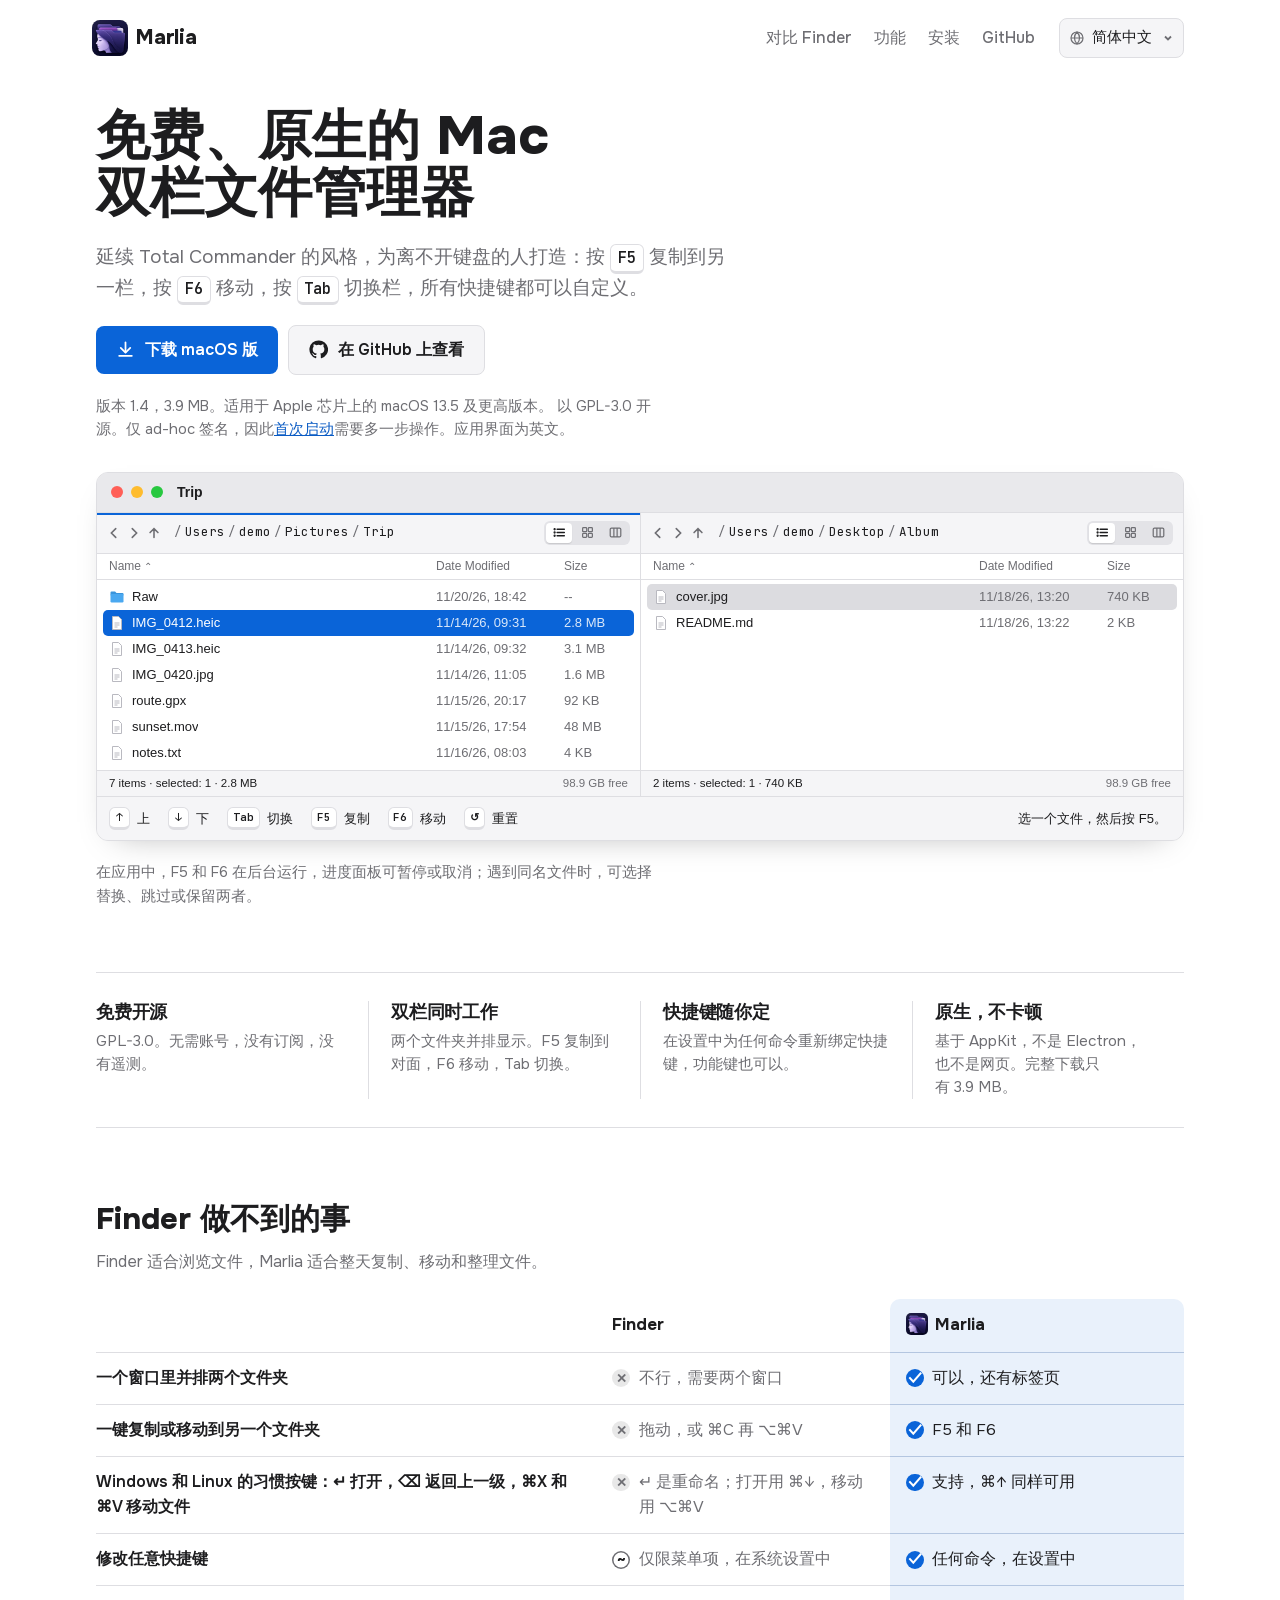
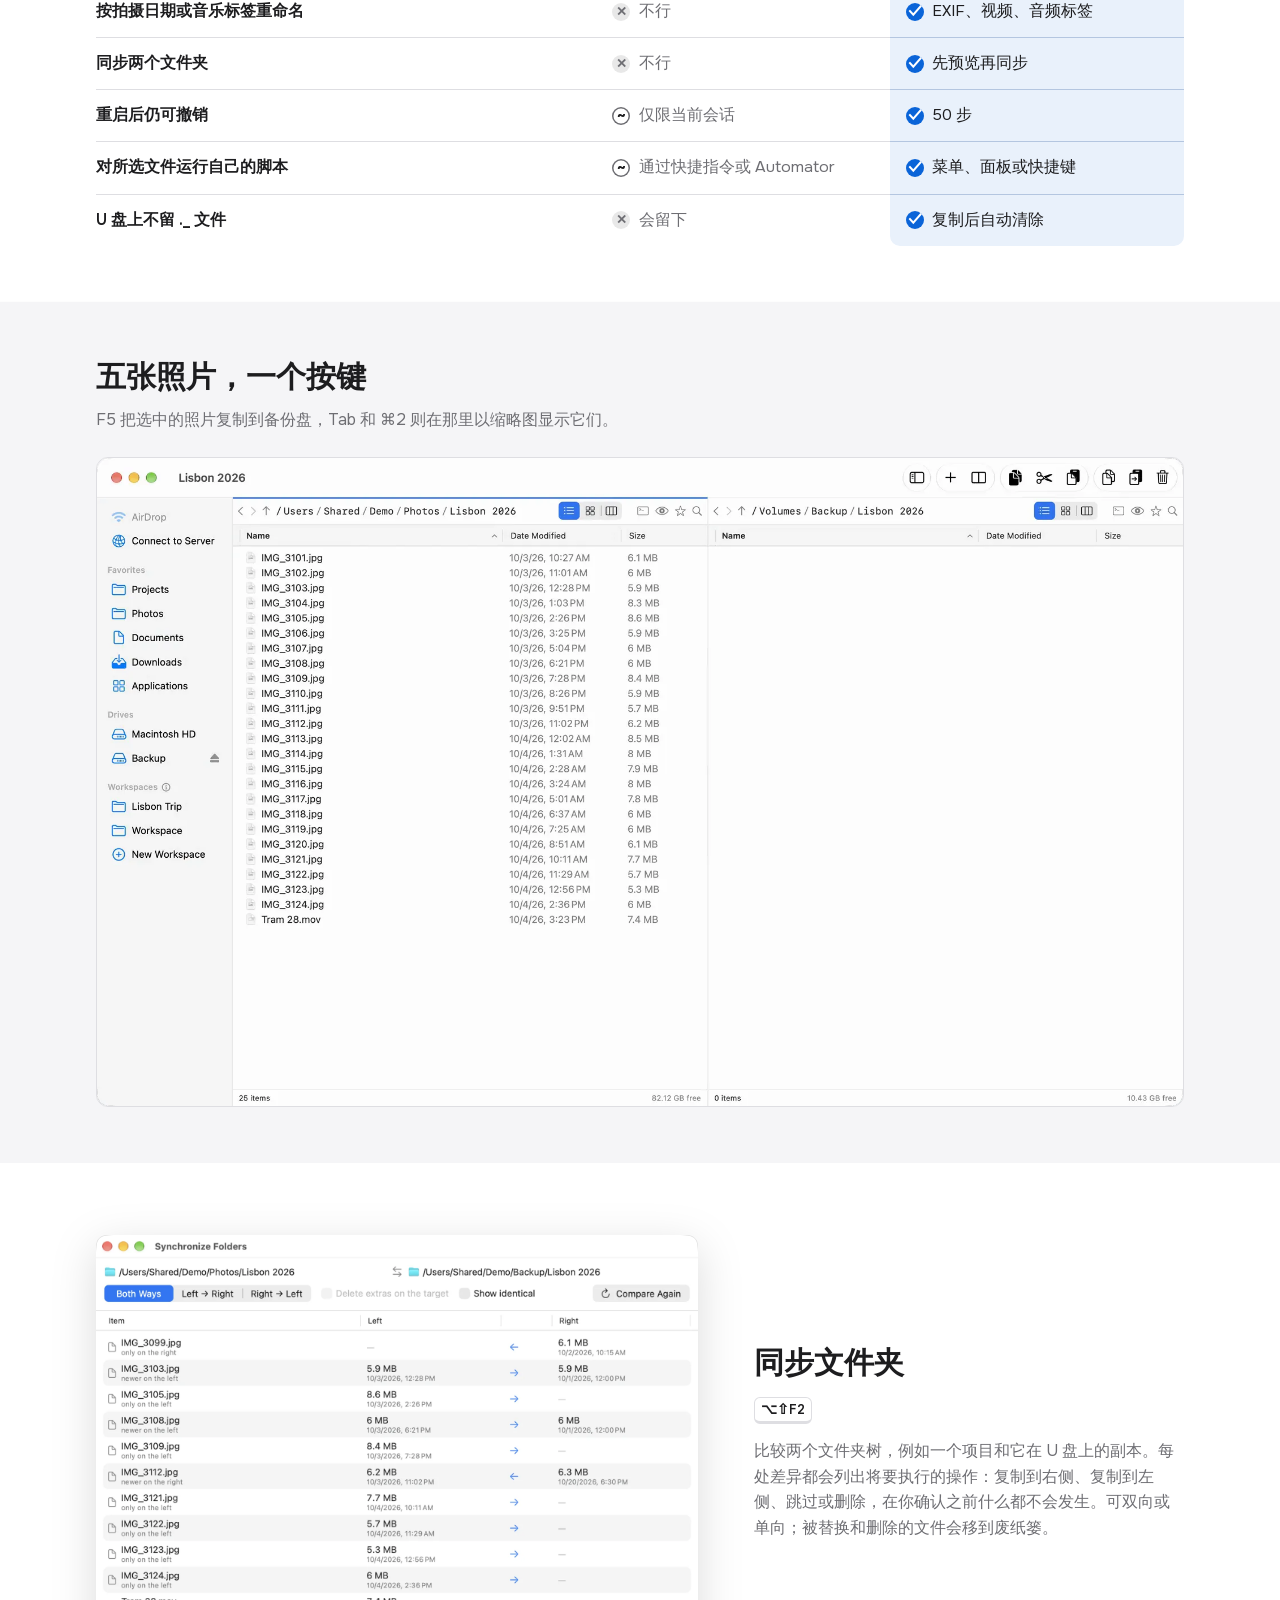
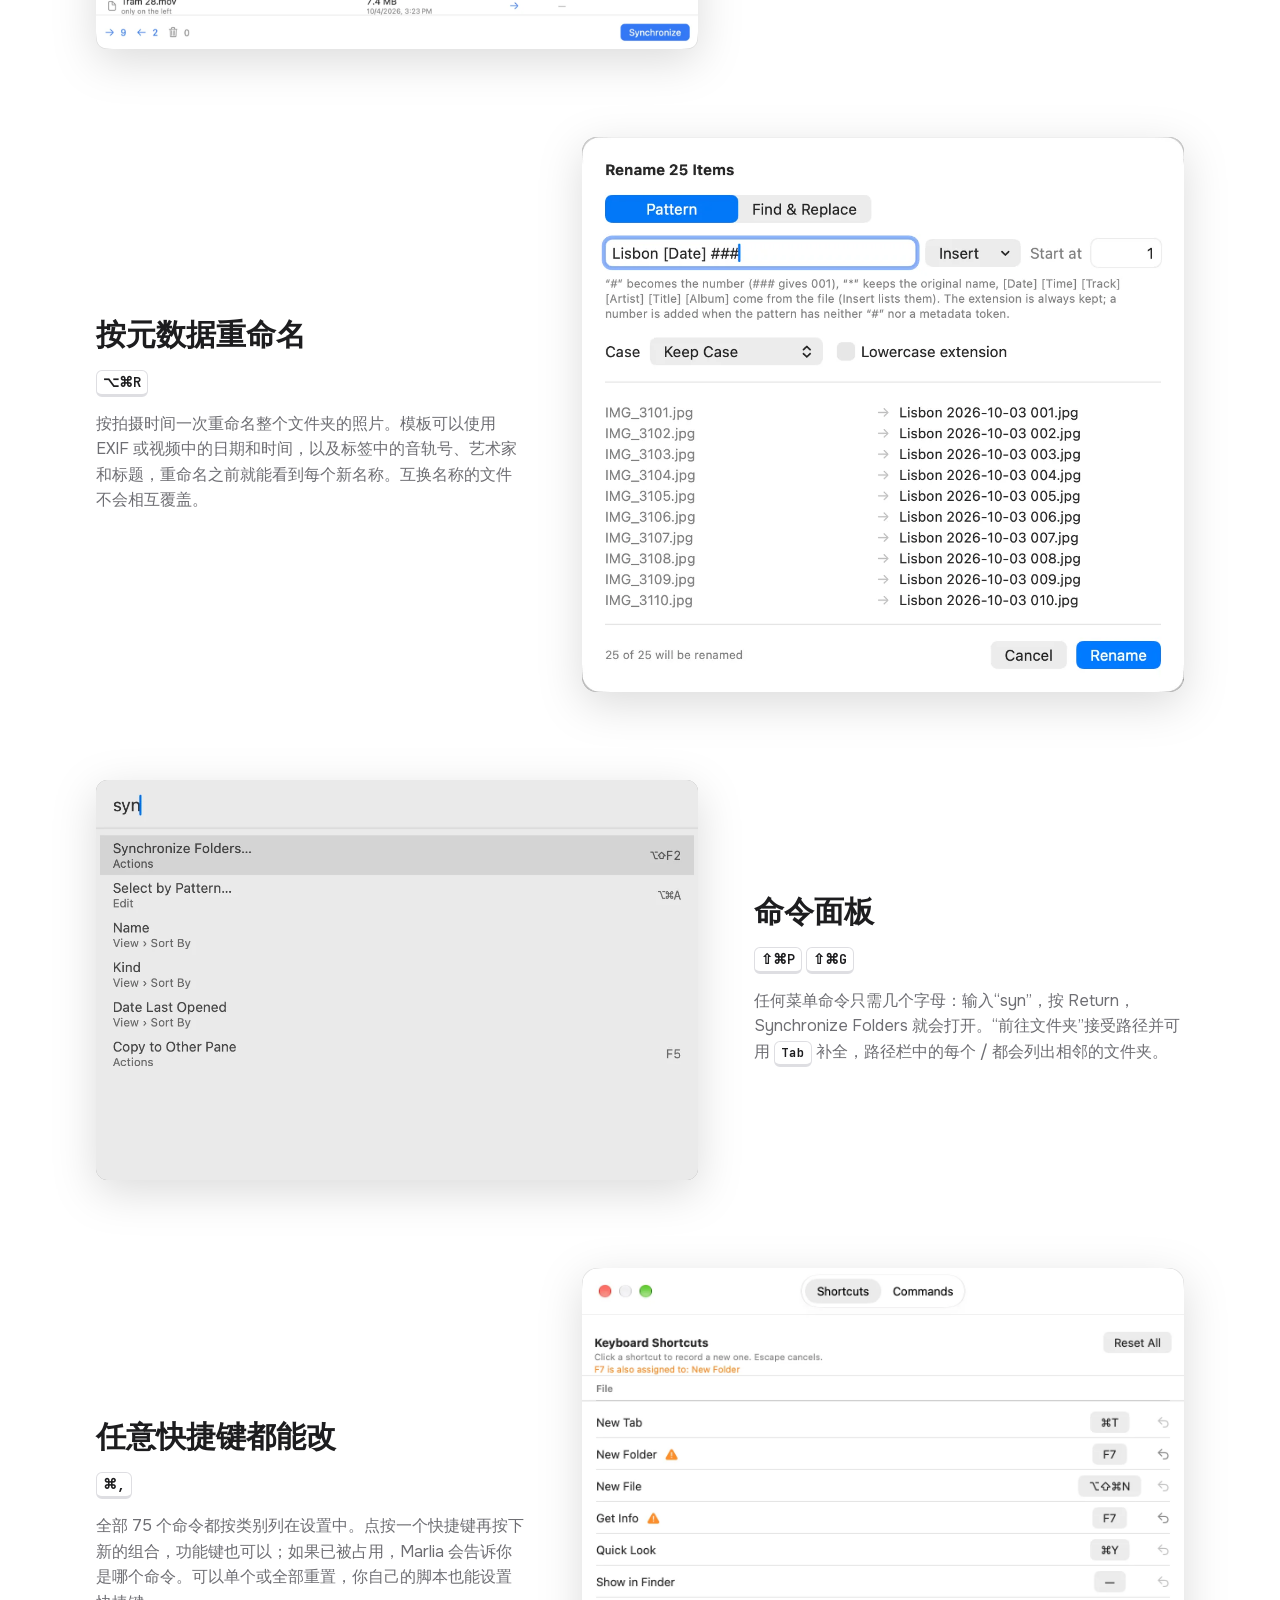
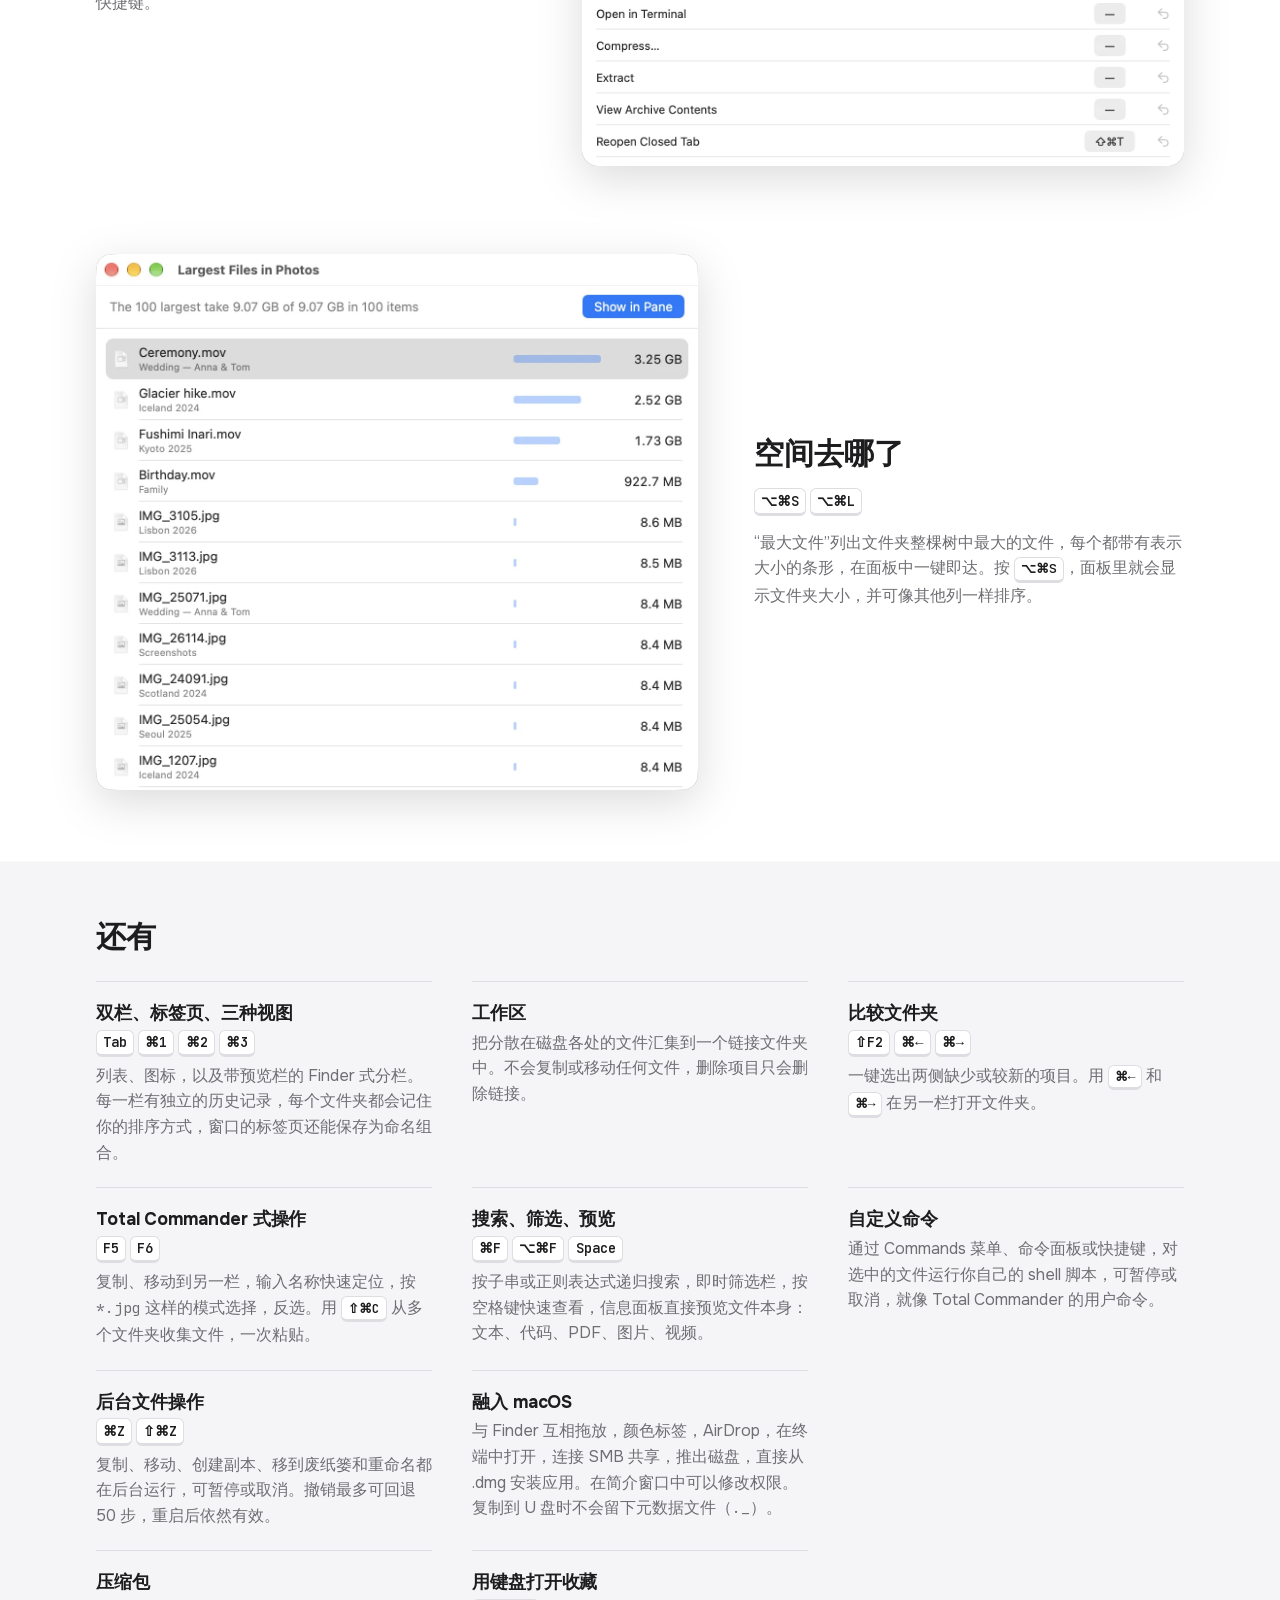
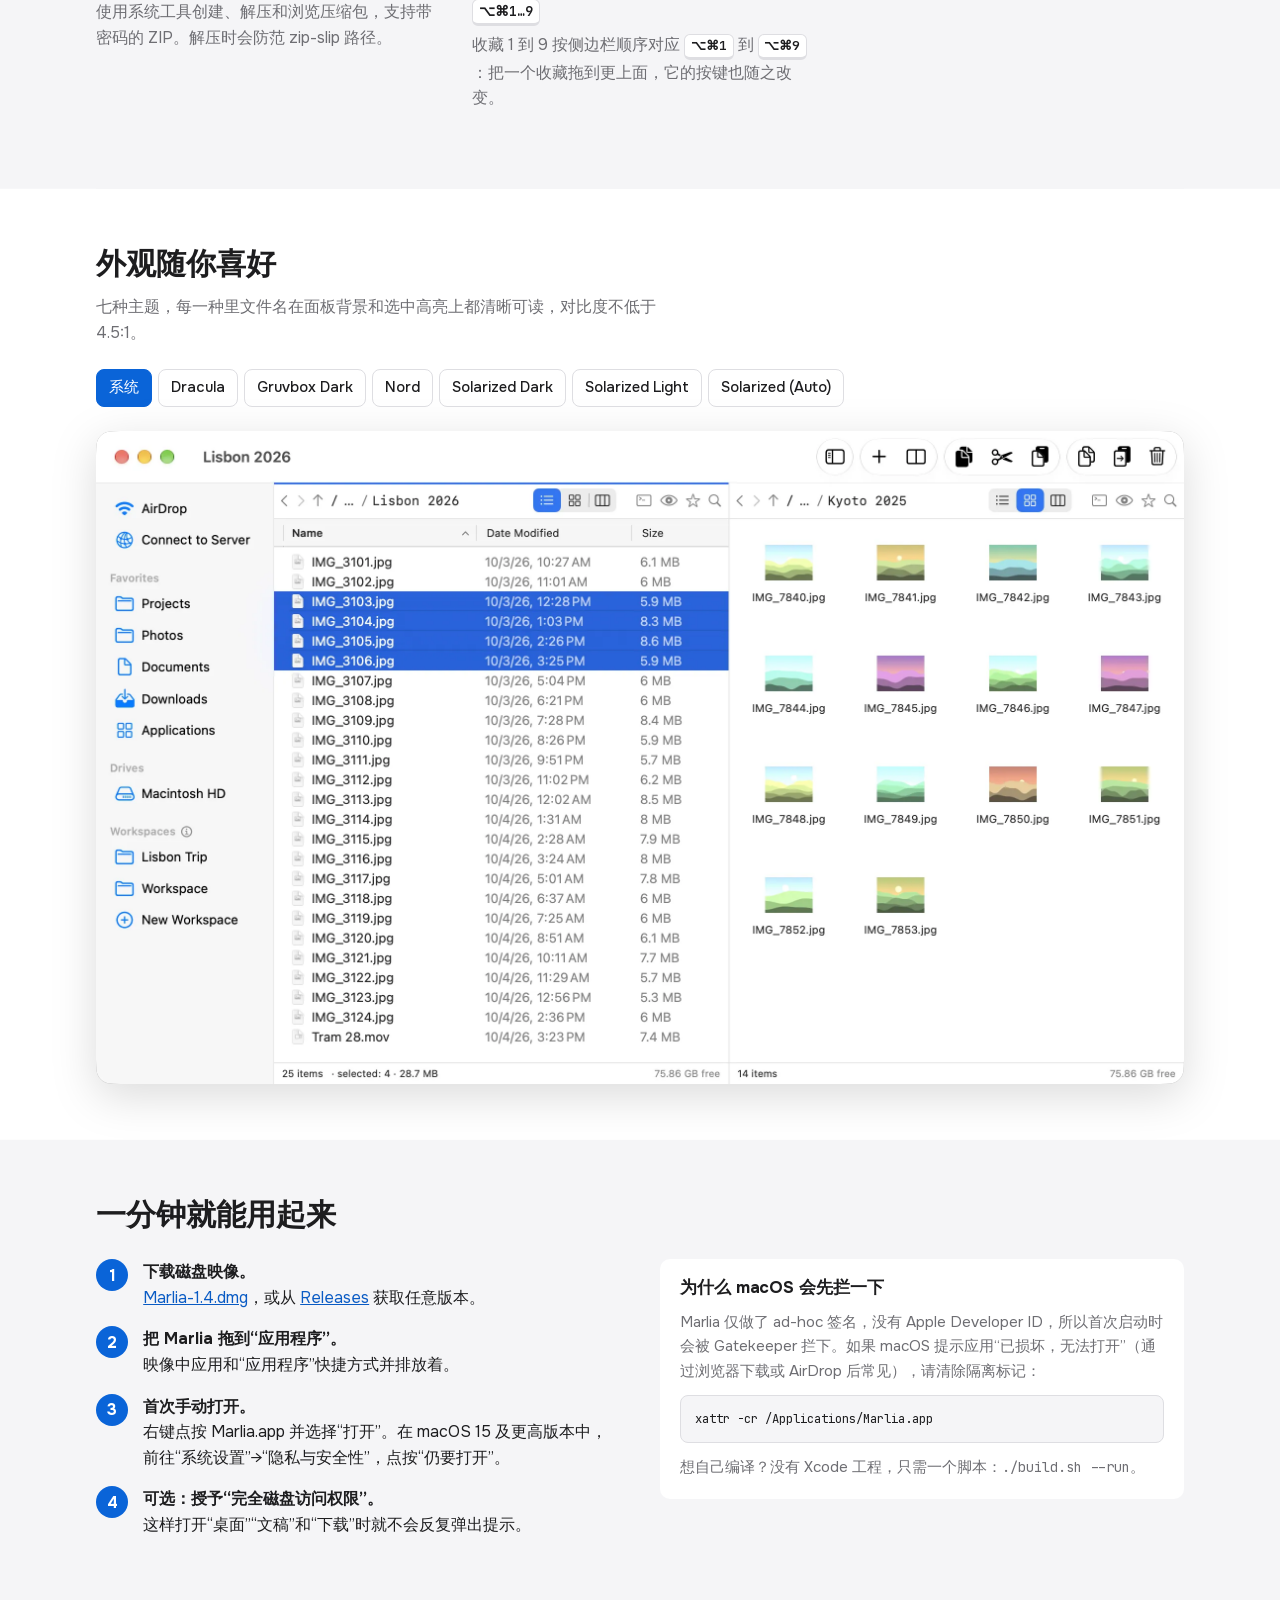
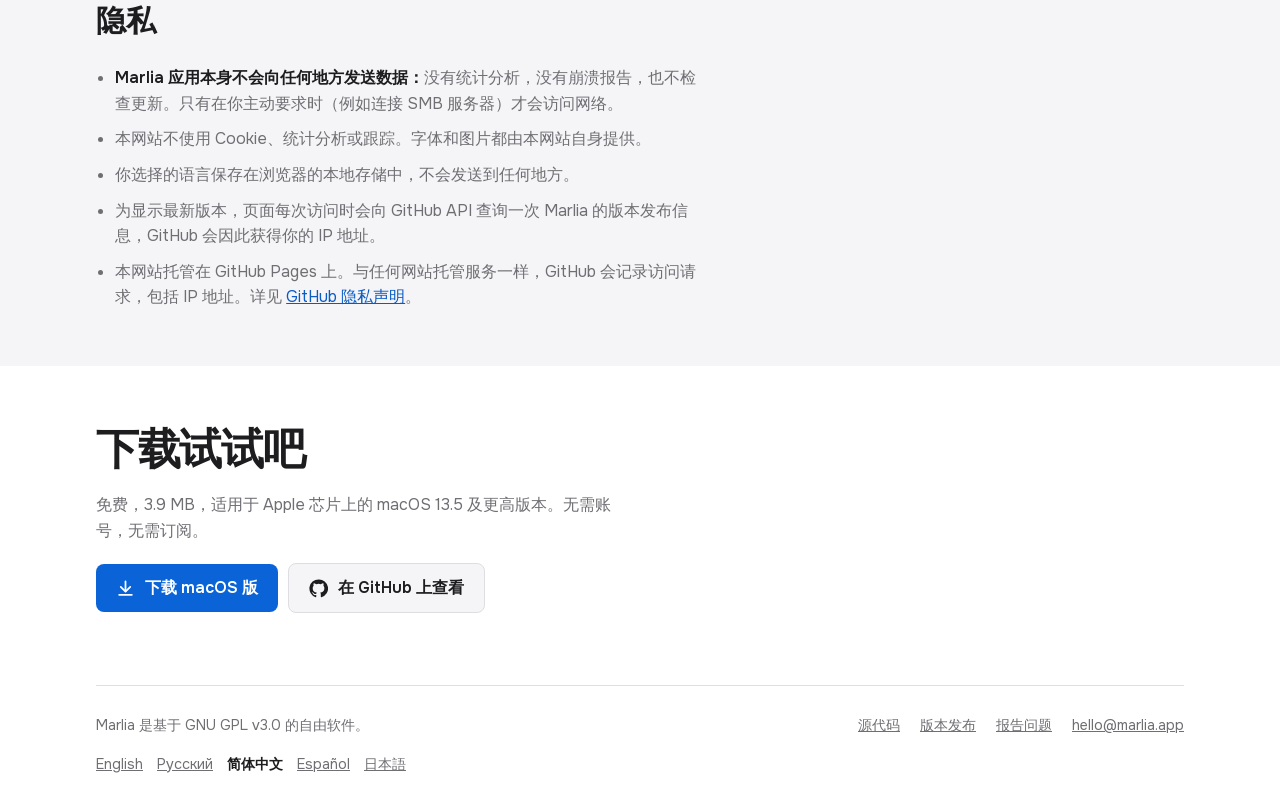
<file: docs/zh/index.html>
<!doctype html>
<html lang="zh-Hans" data-lang="zh">
<head>
<meta charset="utf-8">
<meta name="viewport" content="width=device-width, initial-scale=1, viewport-fit=cover">
<!-- seo:start (generated per language by site/build.py) -->
<title>Marlia：免费的 Mac 双栏文件管理器，Total Commander 风格</title>
<meta name="description" content="免费开源的 Mac 双栏文件管理器。F5 复制，F6 移动，任何快捷键都可以重新设置。原生 AppKit，不卡顿。">
<link rel="canonical" href="https://marlia.app/zh/">
<link rel="alternate" hreflang="en" href="https://marlia.app/">
<link rel="alternate" hreflang="ru" href="https://marlia.app/ru/">
<link rel="alternate" hreflang="zh-Hans" href="https://marlia.app/zh/">
<link rel="alternate" hreflang="es" href="https://marlia.app/es/">
<link rel="alternate" hreflang="ja" href="https://marlia.app/ja/">
<link rel="alternate" hreflang="x-default" href="https://marlia.app/">
<meta property="og:type" content="website">
<meta property="og:site_name" content="Marlia">
<meta property="og:locale" content="zh_CN">
<meta property="og:title" content="Marlia：免费的 Mac 双栏文件管理器，Total Commander 风格">
<meta property="og:description" content="免费开源的 Mac 双栏文件管理器。F5 复制，F6 移动，任何快捷键都可以重新设置。原生 AppKit，不卡顿。">
<meta property="og:url" content="https://marlia.app/zh/">
<meta property="og:image" content="https://marlia.app/media/og.jpg">
<meta property="og:image:width" content="1200">
<meta property="og:image:height" content="717">
<meta name="twitter:card" content="summary_large_image">
<meta name="twitter:title" content="Marlia：免费的 Mac 双栏文件管理器，Total Commander 风格">
<meta name="twitter:description" content="免费开源的 Mac 双栏文件管理器。F5 复制，F6 移动，任何快捷键都可以重新设置。原生 AppKit，不卡顿。">
<script type="application/ld+json">{"@context": "https://schema.org", "@type": "SoftwareApplication", "name": "Marlia", "url": "https://marlia.app/zh/", "description": "免费开源的 Mac 双栏文件管理器。F5 复制，F6 移动，任何快捷键都可以重新设置。原生 AppKit，不卡顿。", "inLanguage": "zh-Hans", "applicationCategory": "UtilitiesApplication", "applicationSubCategory": "File manager", "operatingSystem": "macOS 13.5 or later", "processorRequirements": "Apple Silicon (arm64)", "softwareVersion": "1.4", "downloadUrl": "https://github.com/lex1142/marlia/releases/download/v1.4/Marlia-1.4.dmg", "fileSize": "3.9 MB", "isAccessibleForFree": true, "offers": {"@type": "Offer", "price": "0", "priceCurrency": "USD"}, "license": "https://www.gnu.org/licenses/gpl-3.0.html", "image": "https://marlia.app/media/og.jpg", "screenshot": "https://marlia.app/media/hero-light.webp", "sameAs": ["https://github.com/lex1142/marlia"]}</script>
<!-- seo:end -->
<meta name="theme-color" content="#ffffff" media="(prefers-color-scheme: light)">
<meta name="theme-color" content="#1e1e1f" media="(prefers-color-scheme: dark)">
<link rel="icon" type="image/png" href="../marlia-icon.png">
<link rel="apple-touch-icon" href="../marlia-icon.png">
<link rel="stylesheet" href="../fonts/fonts.css">
<style>
/* The page is dressed as Marlia itself: macOS window surfaces of the app's System theme, one
   accent (the selected-row blue), one text face (Onest) and a monospace face only where the text
   really is a key, a path or code. The one bold thing is the live two-pane window in the hero;
   everything else stays quiet: no section labels above headings, no decorative gradients or
   card shadows. CJK falls through to the system faces picked per language. */
:root {
  --paper: #ffffff;
  --surface: #f5f5f7;
  --ink: #1d1d1f;
  --muted: #6e6e73;
  --line: #dedee2;
  --accent: #0a64d8;          /* fills: buttons, selection, ✓ */
  --accent-text: #0a5bc4;     /* links and other accent text on --paper */
  --accent-ink: #ffffff;
  --sel-tint: color-mix(in srgb, var(--accent) 9%, var(--paper));
  --win-shadow: 0 12px 32px -20px rgba(0, 0, 0, 0.35);
  /* the screenshot keeps the window's rounded transparent corners, so its shadow follows them */
  --shot-shadow: drop-shadow(0 0 0.5px rgba(0, 0, 0, 0.35)) drop-shadow(0 12px 22px rgba(0, 0, 0, 0.14));
  --code-bg: #f5f5f7;

  /* replica of Marlia's System theme (follows the page's light/dark, like the app follows macOS) */
  --m-pane: #ffffff;
  --m-chrome: #f5f5f7;
  --m-title: #e9e9ec;
  --m-text: #1d1d1f;
  --m-sec: #6e6e73;
  --m-sep: #dedee2;
  --m-sel: #0a64d8;
  --m-sel-text: #ffffff;
  --m-sel-off: #dcdce0;
  --m-folder: #4aa8f0;
  --m-folder-tab: #3a95dc;
  --m-doc: #ffffff;
  --m-doc-line: #b9b9c0;
  --m-seg: #e3e3e7;
  --m-seg-on: #ffffff;
  --only-light: block;
  --only-dark: none;

  --cjk: "Hiragino Sans", "PingFang SC", "Noto Sans JP", "Noto Sans SC";
  --f-body: "Onest", -apple-system, BlinkMacSystemFont, "Helvetica Neue", var(--cjk), Arial, sans-serif;
  --f-mono: "JetBrains Mono", ui-monospace, "SF Mono", Menlo, var(--cjk), monospace;
  --f-ui: -apple-system, BlinkMacSystemFont, "SF Pro Text", "Helvetica Neue", Arial, sans-serif;
}
:root:lang(zh) { --cjk: "PingFang SC", "Hiragino Sans GB", "Noto Sans SC", "Microsoft YaHei"; }
:root:lang(ja) { --cjk: "Hiragino Sans", "Hiragino Kaku Gothic ProN", "Noto Sans JP", "Yu Gothic"; }

@media (prefers-color-scheme: dark) {
  :root:not([data-theme="light"]) {
    color-scheme: dark;
    --paper: #1e1e1f;
    --surface: #2a2a2c;
    --ink: #ececee;
    --muted: #98989d;
    --line: #3c3c3f;
    --accent: #0a5ed7;
    --accent-text: #5aa2ff;
    --sel-tint: color-mix(in srgb, var(--accent) 24%, var(--paper));
    --win-shadow: none;
    --shot-shadow: none;
    --code-bg: #2a2a2c;
    --m-pane: #1e1e1f;
    --m-chrome: #2a2a2c;
    --m-title: #333336;
    --m-text: #ececee;
    --m-sec: #98989d;
    --m-sep: #3c3c3f;
    --m-sel: #0a5ed7;
    --m-sel-text: #ffffff;
    --m-sel-off: #46464a;
    --m-folder: #5ab4f2;
    --m-folder-tab: #3f9ade;
    --m-doc: #f2f2f4;
    --m-doc-line: #9a9aa2;
    --m-seg: #3a3a3d;
    --m-seg-on: #636367;
    --only-light: none;
    --only-dark: block;
  }
}
:root[data-theme="dark"] {
  color-scheme: dark;
  --paper: #1e1e1f;
  --surface: #2a2a2c;
  --ink: #ececee;
  --muted: #98989d;
  --line: #3c3c3f;
  --accent: #0a5ed7;
  --accent-text: #5aa2ff;
  --sel-tint: color-mix(in srgb, var(--accent) 24%, var(--paper));
  --win-shadow: none;
  --shot-shadow: none;
  --code-bg: #2a2a2c;
  --m-pane: #1e1e1f;
  --m-chrome: #2a2a2c;
  --m-title: #333336;
  --m-text: #ececee;
  --m-sec: #98989d;
  --m-sep: #3c3c3f;
  --m-sel: #0a5ed7;
  --m-sel-text: #ffffff;
  --m-sel-off: #46464a;
  --m-folder: #5ab4f2;
  --m-folder-tab: #3f9ade;
  --m-doc: #f2f2f4;
  --m-doc-line: #9a9aa2;
  --m-seg: #3a3a3d;
  --m-seg-on: #636367;
  --only-light: none;
  --only-dark: block;
}

* { box-sizing: border-box; }
html { -webkit-text-size-adjust: 100%; }
body { margin: 0; }
img { max-width: 100%; }
[hidden] { display: none !important; }
body {
  background: var(--paper);
  color: var(--ink);
  font-family: var(--f-body);
  font-size: 1rem;
  line-height: 1.6;
  -webkit-font-smoothing: antialiased;
}
.wrap {
  max-width: 1120px;
  margin-inline: auto;
  padding-left: max(16px, env(safe-area-inset-left, 0px));
  padding-right: max(16px, env(safe-area-inset-right, 0px));
}
a { color: var(--accent-text); }
a:focus-visible, button:focus-visible, select:focus-visible, .demo:focus-visible {
  outline: 2px solid var(--accent-text);
  outline-offset: 2px;
}
/* Type scale: 1 · 1.15 · 1.9 · up to 4 rem, all Onest; weight does the work a second face would. */
h1, h2, h3 { font-family: var(--f-body); text-wrap: balance; margin: 0; line-height: 1.12; }
h2 { font-size: 1.9rem; font-weight: 800; letter-spacing: -0.02em; }
h3 { font-size: 1.1rem; font-weight: 700; letter-spacing: -0.005em; }
:lang(zh) h1, :lang(zh) h2, :lang(ja) h1, :lang(ja) h2 { letter-spacing: 0; line-height: 1.3; }
:lang(ja) h1, :lang(ja) h2, :lang(ja) h3, :lang(ja) .pillar b, :lang(ja) .cmp th, :lang(ja) .cmp td { word-break: auto-phrase; }
p { margin: 0; }
kbd {
  font-family: var(--f-mono);
  font-size: 0.8em;
  font-weight: 600;
  display: inline-block;
  min-width: 1.9em;
  text-align: center;
  padding: 0.1em 0.45em;
  border: 1px solid var(--line);
  border-bottom-width: 3px;
  border-radius: 6px;
  background: var(--paper);
  color: var(--ink);
  line-height: 1.5;
  white-space: nowrap;
}
code { font-family: var(--f-mono); font-size: 0.9em; white-space: nowrap; }

/* ---------- header ---------- */
.top { display: flex; align-items: center; gap: 16px 24px; padding-block: 18px; }
.brand {
  display: flex; align-items: center; gap: 8px;
  font-weight: 800; font-size: 1.25rem; letter-spacing: -0.01em;
  color: var(--ink); text-decoration: none;
  margin-right: auto;
}
.brand-icon { width: 36px; height: 36px; display: block; flex: none; margin-left: -4px; border-radius: 8px; }
.top nav { display: flex; gap: 22px; flex-wrap: wrap; }
.top nav a { color: var(--muted); text-decoration: none; font-weight: 500; }
.top nav a:hover { color: var(--ink); }

.lang { position: relative; display: inline-flex; align-items: center; }
.lang svg { position: absolute; pointer-events: none; color: var(--muted); }
.lang .globe { left: 10px; width: 16px; height: 16px; }
.lang .chev { right: 10px; width: 12px; height: 12px; }
.lang select {
  appearance: none; -webkit-appearance: none;
  font: inherit; font-weight: 500; font-size: 0.92rem;
  color: var(--ink);
  background: var(--surface);
  border: 1px solid var(--line);
  border-radius: 8px;
  padding: 7px 30px 7px 32px;
  cursor: pointer;
}
.lang select:hover { border-color: var(--muted); }

/* ---------- hero: headline, download, then the live window ---------- */
.hero { padding-block: 32px 24px; display: grid; gap: 20px; }
.hero h1 { font-size: clamp(2.2rem, 4.6vw, 3.4rem); font-weight: 800; letter-spacing: -0.03em; line-height: 1.06; max-width: 21ch; }
:lang(ru) .hero h1 { max-width: 25ch; }
:lang(zh) .hero h1, :lang(ja) .hero h1 { max-width: 15em; letter-spacing: 0; }
/* Keeps a hyphenated term on one line ("two-pane" broke as "two- / pane"). */
.nw { white-space: nowrap; }
.lede { font-size: 1.18rem; color: var(--muted); max-width: 34em; line-height: 1.55; }
.lede strong { color: var(--ink); font-weight: 600; }
.cta { display: flex; flex-wrap: wrap; gap: 10px; align-items: center; }
.btn {
  display: inline-flex; align-items: center; gap: 10px;
  padding: 11px 20px;
  border-radius: 8px;
  font-weight: 600; font-size: 1rem;
  text-decoration: none;
  white-space: nowrap;
}
.btn-primary { background: var(--accent); color: var(--accent-ink); }
.btn-primary:hover { background: color-mix(in srgb, var(--accent) 86%, #000); }
.btn-ghost { color: var(--ink); background: var(--surface); border: 1px solid var(--line); }
.btn-ghost:hover { border-color: var(--muted); }
.btn svg { width: 19px; height: 19px; flex: none; }
.meta { font-size: 0.92rem; color: var(--muted); max-width: 38em; }
.hero .demo { margin-top: 10px; }
.demo-hint { font-size: 0.92rem; color: var(--muted); max-width: 38em; }

.only-light { display: var(--only-light); }
.only-dark { display: var(--only-dark); }

/* ---------- the four points: plain text in columns, no boxes ---------- */
.pillars {
  display: grid;
  grid-template-columns: repeat(4, minmax(0, 1fr));
  margin-block: 40px 16px;
  padding-block: 28px;
  border-block: 1px solid var(--line);
}
.pillar { display: grid; gap: 6px; align-content: start; padding-inline: 22px; }
.pillar:first-child { padding-left: 0; }
.pillar + .pillar { border-left: 1px solid var(--line); }
.pillar b { font-size: 1.12rem; font-weight: 700; line-height: 1.3; letter-spacing: -0.01em; }
.pillar span { color: var(--muted); font-size: 0.95rem; line-height: 1.5; }

/* ---------- sections ---------- */
.section { padding-block: 56px; display: grid; gap: 24px; }
.section-head { display: grid; gap: 10px; }
.section-head p { color: var(--muted); max-width: 36em; }

/* ---------- demo: a Marlia window, System theme ---------- */
.demo {
  font-family: var(--f-ui);
  font-size: 13px;
  line-height: 1.35;
  color: var(--m-text);
  background: var(--m-chrome);
  border: 1px solid var(--m-sep);
  border-radius: 12px;
  overflow: hidden;
  box-shadow: var(--win-shadow);
  outline: none;
}
.m-titlebar {
  display: flex; align-items: center; gap: 14px;
  padding: 10px 14px;
  background: var(--m-title);
  border-bottom: 1px solid var(--m-sep);
}
.m-lights { display: flex; gap: 8px; flex: none; }
.m-lights i { width: 12px; height: 12px; border-radius: 50%; display: block; }
.m-lights i:nth-child(1) { background: #ff5f57; }
.m-lights i:nth-child(2) { background: #febc2e; }
.m-lights i:nth-child(3) { background: #28c840; }
.m-title { font-weight: 600; font-size: 14px; }
.m-panes { display: grid; grid-template-columns: 1fr 1fr; }
.m-pane { position: relative; min-width: 0; display: grid; grid-template-rows: auto auto 1fr auto; background: var(--m-pane); cursor: default; }
.m-pane + .m-pane { border-left: 1px solid var(--m-sep); }
.m-pane::before { content: ""; position: absolute; inset: 0 0 auto; height: 2px; background: transparent; }
.m-pane.active::before { background: var(--m-sel); }
.m-bar {
  display: flex; align-items: center; gap: 10px;
  padding: 8px 10px;
  background: var(--m-chrome);
  border-bottom: 1px solid var(--m-sep);
  min-width: 0;
}
.m-nav { display: flex; gap: 6px; color: var(--m-sec); flex: none; }
.m-nav svg { width: 14px; height: 14px; }
.m-path { flex: 1; min-width: 0; white-space: nowrap; overflow: hidden; text-overflow: ellipsis; font-family: var(--f-mono); font-size: 12.5px; }
.m-path b { color: var(--m-sec); font-weight: 400; margin-inline: 3px; }
.m-seg { display: flex; gap: 2px; background: var(--m-seg); border-radius: 6px; padding: 2px; flex: none; }
.m-seg span { width: 26px; height: 20px; display: grid; place-items: center; border-radius: 4px; color: var(--m-sec); }
.m-seg span.on { background: var(--m-seg-on); color: var(--m-text); box-shadow: 0 1px 1px rgba(0,0,0,.12); }
.m-seg svg { width: 13px; height: 13px; }
.m-head, .m-row {
  display: grid;
  grid-template-columns: minmax(0, 1fr) 118px 64px;
  gap: 10px;
  padding: 0 12px;
  align-items: center;
}
.m-head {
  height: 26px;
  color: var(--m-sec);
  font-size: 12px;
  font-weight: 500;
  border-bottom: 1px solid var(--m-sep);
  background: var(--m-pane);
}
.m-head .sorted::after { content: " ⌃"; font-size: 10px; }
.m-list { list-style: none; margin: 0; padding: 4px 6px; min-height: 190px; }
.m-row { height: 26px; border-radius: 5px; padding: 0 6px; }
.m-row .n { display: flex; align-items: center; gap: 7px; min-width: 0; }
.m-row .n span { white-space: nowrap; overflow: hidden; text-overflow: ellipsis; }
.m-row .n svg { width: 16px; height: 16px; flex: none; }
.m-row .d, .m-row .s { color: var(--m-sec); white-space: nowrap; font-variant-numeric: tabular-nums; }
.m-row.sel { background: var(--m-sel-off); }
.m-pane.active .m-row.sel { background: var(--m-sel); color: var(--m-sel-text); }
.m-pane.active .m-row.sel .d, .m-pane.active .m-row.sel .s { color: var(--m-sel-text); opacity: .85; }
.m-row.fresh { animation: fresh 1s ease-out; }
@keyframes fresh { from { background: color-mix(in srgb, var(--m-sel) 30%, transparent); } }
.ic-folder .body { fill: var(--m-folder); }
.ic-folder .tab { fill: var(--m-folder-tab); }
.ic-doc .page { fill: var(--m-doc); stroke: var(--m-doc-line); }
.ic-doc .lines { stroke: var(--m-doc-line); }
.m-status {
  display: flex; justify-content: space-between; gap: 8px;
  padding: 5px 12px;
  font-size: 11.5px;
  border-top: 1px solid var(--m-sep);
  background: var(--m-chrome);
  white-space: nowrap;
}
.m-status span { overflow: hidden; text-overflow: ellipsis; }
.m-status .free { color: var(--m-sec); flex: none; }

/* The function-key bar along the bottom of the window, as in a two-pane commander: each key is
   a real control of the demo, so the bar is structure, not decoration. */
.fbar {
  display: flex; flex-wrap: wrap; align-items: center; gap: 2px 4px;
  padding: 6px 8px;
  background: var(--m-chrome);
  border-top: 1px solid var(--m-sep);
}
.key {
  font: inherit;
  display: inline-flex; align-items: center; gap: 7px;
  background: transparent;
  color: var(--m-text);
  border: 0;
  border-radius: 6px;
  padding: 4px 10px 4px 4px;
  cursor: pointer;
}
.key:hover { background: var(--m-sel-off); }
.key kbd { font-size: 11px; background: var(--m-pane); border-color: var(--m-sep); color: var(--m-text); }
.key.pressed kbd { background: var(--m-sel); color: var(--m-sel-text); border-color: var(--m-sel); }
.demo-log { margin-left: auto; padding-inline: 8px; color: var(--m-text); min-height: 1.4em; }

/* ---------- bands ---------- */
/* Sections alternate between the page and a full-width strip in the window-chrome grey: the
   app's own surfaces, not decoration. The strip is drawn by a spread shadow clipped to the
   element's height, so it reaches the edges of the window without widening the page. */
.band { background: var(--surface); box-shadow: 0 0 0 100vmax var(--surface); clip-path: inset(0 -100vmax); }
.band .tour-video { background: var(--paper); }
.band + .final { border-top: 0; }
.band .section + .section { padding-top: 8px; }

/* ---------- spotlights ---------- */
/* Five features Finder lacks, each with a real screenshot; picture and text swap sides from
   one to the next. On a narrow screen the picture goes above its text. */
.spots { display: grid; gap: 88px; padding-block: 72px; }
.spot { display: grid; grid-template-columns: minmax(0, 7fr) minmax(0, 5fr); gap: 56px; align-items: center; }
.spot:nth-child(even) { grid-template-columns: minmax(0, 5fr) minmax(0, 7fr); }
.spot:nth-child(even) .spot-shot { order: 2; }
.spot-text { display: grid; gap: 14px; justify-items: start; }
.spot-text p { color: var(--muted); max-width: 30em; }
.spot-text .tag, .feature .tag { display: flex; flex-wrap: wrap; gap: 4px; }
.spot-text .tag kbd, .feature .tag kbd { font-size: 0.85rem; }
.spot-shot { margin: 0; }
.spot-shot img { width: 100%; height: auto; vertical-align: top; filter: var(--shot-shadow); }

/* ---------- and also ---------- */
/* Ten items fill three columns top to bottom (4 + 3 + 3), so none is left alone on a last row. */
.features { display: grid; grid-template-columns: repeat(3, minmax(0, 1fr)); grid-template-rows: repeat(4, auto); grid-auto-flow: column; column-gap: 40px; }
.feature { display: grid; gap: 6px; padding-block: 22px; border-top: 1px solid var(--line); align-content: start; }
.feature p { color: var(--muted); max-width: 36em; }

/* ---------- tour video ---------- */
.tour-video {
  border-radius: 12px;
  overflow: hidden;
  border: 1px solid var(--line);
  background: var(--surface);
}
.tour-video video { width: 100%; height: auto; max-width: 100%; aspect-ratio: 1920 / 1146; vertical-align: top; }

/* ---------- comparison with Finder ---------- */
.cmp-scroll { overflow-x: auto; }
.cmp { width: 100%; border-collapse: separate; border-spacing: 0; font-size: 0.98rem; }
/* Top-aligned: the mark is pinned to a cell's first line, so a cell's text must start there too. */
.cmp th, .cmp td { padding: 13px 16px; text-align: left; vertical-align: top; border-bottom: 1px solid var(--line); }
.cmp tbody tr:last-child > * { border-bottom: 0; }
.cmp thead th { font-weight: 700; font-size: 1.05rem; white-space: nowrap; }
.cmp thead th img { width: 22px; height: 22px; vertical-align: -5px; margin-right: 7px; border-radius: 5px; }
.cmp tbody th { font-weight: 600; width: 46%; padding-left: 0; }
.cmp td { color: var(--muted); width: 27%; position: relative; padding-left: calc(24px + 1.15em); }
/* The Marlia column reads as a selected column: the same blue the app selects rows with. */
.cmp .m { background: var(--sel-tint); color: var(--ink); border-bottom-color: color-mix(in srgb, var(--accent) 20%, var(--line)); }
.cmp thead .m { border-radius: 10px 10px 0 0; }
.cmp tbody tr:last-child .m { border-radius: 0 0 10px 10px; }
.cmp td, .cmp th, .pillar span { text-wrap: pretty; }
.cmp td::before {
  position: absolute; left: 16px; top: calc(13px + 0.27em);
  display: grid; place-items: center;
  width: 1.35em; height: 1.35em;
  border-radius: 50%;
  font-size: 0.85em; font-weight: 800; line-height: 1;
}
/* The second content value is the alt text: empty, since the cell's words already say yes/no/partly.
   Browsers without that syntax drop the declaration and keep the first one. */
.cmp .yes::before { content: "✓"; content: "✓" / ""; color: var(--accent-ink); background: var(--accent); }
.cmp .no::before { content: "✕"; content: "✕" / ""; color: var(--muted); background: color-mix(in srgb, var(--muted) 16%, transparent); }
.cmp .part::before { content: "~"; content: "~" / ""; color: var(--ink); box-shadow: inset 0 0 0 1.5px var(--muted); }

/* ---------- themes ---------- */
/* One real screenshot of the app and a picker of the seven themes; a pick swaps the picture
   (it loads on demand). System and Solarized (Auto) follow the page's light/dark, as they
   follow macOS in the app. */
.theme-pick { display: flex; flex-wrap: wrap; gap: 6px; }
.theme-pick button {
  font: inherit; font-size: 0.92rem; font-weight: 500;
  padding: 6px 12px;
  border-radius: 8px;
  border: 1px solid var(--line);
  background: var(--paper);
  color: var(--ink);
  cursor: pointer;
}
.theme-pick button:hover { border-color: var(--muted); }
.theme-pick button[aria-pressed="true"] { background: var(--accent); border-color: var(--accent); color: var(--accent-ink); }
.theme-shot { margin: 0; }
.theme-shot img { width: 100%; height: auto; aspect-ratio: 2200 / 1320; vertical-align: top; filter: var(--shot-shadow); }

/* ---------- install ---------- */
.install { display: grid; grid-template-columns: minmax(0, 1fr) minmax(0, 1fr); gap: 40px; align-items: start; }
/* Numbered because it is a sequence. */
.steps { margin: 0; padding: 0; list-style: none; counter-reset: s; display: grid; gap: 16px; }
.steps li { counter-increment: s; display: grid; grid-template-columns: 2.2em 1fr; gap: 12px; }
.steps li::before {
  content: counter(s);
  font-weight: 700; font-size: 1rem;
  width: 2em; height: 2em; border-radius: 50%;
  display: grid; place-items: center;
  background: var(--accent); color: var(--accent-ink);
}
.note {
  background: var(--paper);
  border-radius: 10px;
  padding: 20px;
  display: grid;
  gap: 12px;
  font-size: 0.95rem;
}
.note h3 { font-size: 1.05rem; }
.note pre { background: var(--surface); }
.note p { color: var(--muted); }
pre {
  margin: 0;
  background: var(--paper);
  border: 1px solid var(--line);
  border-radius: 8px;
  padding: 12px 14px;
  overflow-x: auto;
  font-family: var(--f-mono);
  font-size: 0.85rem;
}

/* ---------- privacy ---------- */
.privacy { margin: 0; padding-left: 1.2em; display: grid; gap: 10px; max-width: 38em; color: var(--muted); }
.privacy li::marker { color: var(--muted); }
.privacy strong { color: var(--ink); font-weight: 600; }

/* ---------- closing download ---------- */
.final { padding-block: 56px 72px; border-top: 1px solid var(--line); display: grid; gap: 14px; justify-items: start; }
.final h2 { font-size: clamp(1.9rem, 4vw, 2.7rem); letter-spacing: -0.03em; }
.final p { color: var(--muted); max-width: 34em; }
.final .cta { margin-top: 6px; }

/* ---------- footer ---------- */
.foot {
  border-top: 1px solid var(--line);
  padding-block: 28px 40px;
  display: flex; flex-wrap: wrap; justify-content: space-between; gap: 16px;
  color: var(--muted); font-size: 0.9rem;
}
.foot nav { display: flex; gap: 20px; flex-wrap: wrap; }
.foot .langs { gap: 14px; flex-basis: 100%; }
.foot .langs a[aria-current] { color: var(--ink); text-decoration: none; font-weight: 600; }
.foot a { color: var(--muted); }

@media (max-width: 900px) {
  .pillars { grid-template-columns: repeat(2, minmax(0, 1fr)); row-gap: 24px; }
  .pillar:nth-child(3) { padding-left: 0; border-left: 0; }
  .features { grid-template-columns: repeat(2, minmax(0, 1fr)); grid-template-rows: none; grid-auto-flow: row; }
  .spots { gap: 64px; padding-block: 56px; }
  .spot, .spot:nth-child(even) { grid-template-columns: 1fr; gap: 22px; }
  .spot:nth-child(even) .spot-shot { order: 0; }
  .spot-shot { max-width: 640px; }
  .install { grid-template-columns: 1fr; }
  .top nav { display: none; }
}
@media (max-width: 760px) {
  .m-panes { grid-template-columns: 1fr; }
  .m-pane + .m-pane { border-left: 0; border-top: 1px solid var(--m-sep); }
  .m-list { min-height: 0; }
  .m-head, .m-row { grid-template-columns: minmax(0, 1fr) 64px; }
  .m-head .d, .m-row .d { display: none; }
  .demo-log { margin-left: 0; width: 100%; padding: 2px 6px 4px; }
}
@media (max-width: 560px) {
  .hero { padding-top: 24px; }
  .hero h1 { font-size: 2.1rem; }
  .lede { font-size: 1.06rem; }
  .pillar { padding-inline: 12px; }
  .pillar:nth-child(odd) { padding-left: 0; }
  .pillar b { font-size: 1rem; }
  .pillar span { font-size: 0.86rem; }
  .cta .btn { flex: 1 1 100%; justify-content: center; }
  .features { grid-template-columns: 1fr; }
  .m-seg { display: none; }
  /* Three columns don't fit a phone: each row becomes its label over a Finder | Marlia pair. */
  .cmp, .cmp thead, .cmp tbody { display: block; }
  .cmp { font-size: 0.9rem; }
  .cmp tr { display: grid; grid-template-columns: minmax(0, 1fr) minmax(0, 1fr); column-gap: 6px; }
  .cmp thead td { display: none; }
  .cmp th, .cmp td { width: auto; padding: 9px 10px; border-bottom: 0; }
  .cmp thead th { padding-bottom: 4px; }
  .cmp tbody tr { border-top: 1px solid var(--line); padding-block: 6px 10px; }
  .cmp tbody th { grid-column: 1 / -1; width: auto; padding: 6px 0 2px; }
  .cmp td { padding-left: calc(18px + 1.15em); }
  .cmp td::before { left: 10px; top: calc(9px + 0.27em); }
  .cmp .m, .cmp thead .m, .cmp tbody tr:last-child .m { border-radius: 8px; }
  .cmp thead .m { background: none; }
}
@media (prefers-reduced-motion: reduce) {
  * { transition: none !important; animation: none !important; }
}
</style>

</head>
<body>
<svg width="0" height="0" style="position:absolute" aria-hidden="true">
  <symbol id="i-folder" viewBox="0 0 16 16"><g class="ic-folder"><path class="tab" d="M1.5 3.5a1 1 0 0 1 1-1h3.6l1.4 1.5h6a1 1 0 0 1 1 1V6h-13z"/><rect class="body" x="1.5" y="5" width="13" height="8.5" rx="1.2"/></g></symbol>
  <symbol id="i-doc" viewBox="0 0 16 16"><g class="ic-doc"><path class="page" d="M3.5 1.5h6l3 3v10h-9z" stroke-width="1"/><path class="lines" d="M5.5 8h5M5.5 10h5M5.5 12h3" stroke-width="1"/></g></symbol>
</svg>

<div class="wrap">
  <header class="top">
    <a class="brand" href="#top" aria-label="Marlia">
      <img class="brand-icon" src="../marlia-icon.png" alt="" width="40" height="40">
      Marlia
    </a>
    <nav aria-label="Sections">
      <a href="#compare" data-t="nav.compare">对比 Finder</a>
      <a href="#features" data-t="nav.features">功能</a>
      <a href="#install" data-t="nav.install">安装</a>
      <a href="https://github.com/lex1142/marlia" target="_blank" rel="noopener">GitHub</a>
    </nav>
    <label class="lang">
      <svg class="globe" viewBox="0 0 24 24" fill="none" stroke="currentColor" stroke-width="1.8" aria-hidden="true"><circle cx="12" cy="12" r="9"/><path d="M3 12h18M12 3c2.5 2.6 3.8 5.6 3.8 9s-1.3 6.4-3.8 9c-2.5-2.6-3.8-5.6-3.8-9S9.5 5.6 12 3z"/></svg>
      <select id="langSelect" aria-label="Language">
        <option value="en">English</option>
        <option value="ru">Русский</option>
        <option value="zh" selected>简体中文</option>
        <option value="es">Español</option>
        <option value="ja">日本語</option>
      </select>
      <svg class="chev" viewBox="0 0 12 12" fill="none" stroke="currentColor" stroke-width="1.8" aria-hidden="true"><path d="m3 4.5 3 3 3-3"/></svg>
    </label>
  </header>

  <main id="top">
    <section class="hero">
      <h1 data-h="hero.h1">免费、原生的 Mac 双栏文件管理器</h1>
      <p class="lede" data-h="hero.lede">延续 Total Commander 的风格，为离不开键盘的人打造：按 <kbd>F5</kbd> 复制到另一栏，按 <kbd>F6</kbd> 移动，按 <kbd>Tab</kbd> 切换栏，所有快捷键都可以自定义。</p>
      <div class="cta">
        <a class="btn btn-primary" data-dl href="https://github.com/lex1142/marlia/releases/download/v1.4/Marlia-1.4.dmg" target="_blank" rel="noopener">
          <svg viewBox="0 0 24 24" fill="none" stroke="currentColor" stroke-width="2.2" stroke-linecap="round" stroke-linejoin="round" aria-hidden="true"><path d="M12 3v12"/><path d="m6 10 6 6 6-6"/><path d="M4 20h16"/></svg>
          <span class="btn-label" data-t="hero.dl">下载 macOS 版</span>
        </a>
        <a class="btn btn-ghost" href="https://github.com/lex1142/marlia" target="_blank" rel="noopener">
          <svg viewBox="0 0 24 24" fill="currentColor" aria-hidden="true"><path d="M12 .5a11.5 11.5 0 0 0-3.64 22.41c.58.1.79-.25.79-.56v-2c-3.2.7-3.88-1.37-3.88-1.37-.53-1.33-1.28-1.69-1.28-1.69-1.05-.71.08-.7.08-.7 1.16.08 1.77 1.19 1.77 1.19 1.03 1.77 2.7 1.26 3.36.96.1-.75.4-1.26.73-1.55-2.55-.29-5.24-1.28-5.24-5.69 0-1.26.45-2.29 1.19-3.1-.12-.29-.52-1.46.11-3.05 0 0 .97-.31 3.17 1.18a11 11 0 0 1 5.77 0c2.2-1.49 3.17-1.18 3.17-1.18.63 1.59.23 2.76.11 3.05.74.81 1.19 1.84 1.19 3.1 0 4.42-2.7 5.39-5.26 5.68.41.36.78 1.06.78 2.14v3.17c0 .31.21.67.8.56A11.5 11.5 0 0 0 12 .5Z"/></svg>
          <span class="btn-label" data-t="hero.gh">在 GitHub 上查看</span>
        </a>
      </div>
      <p class="meta"><span data-t="hero.req">版本 1.4，3.9 MB。适用于 Apple 芯片上的 macOS 13.5 及更高版本。</span> <span data-h="hero.meta">以 GPL-3.0 开源。仅 ad-hoc 签名，因此<a href="#install">首次启动</a>需要多一步操作。</span><span data-t="hero.uiEn">应用界面为英文。</span></p>
      <div class="demo" id="demoBox" tabindex="0" role="group" data-aria="demo.aria" aria-label="交互演示。方向键选择，Tab 切换栏，F5 复制，F6 移动，按 Esc 后可用 Tab 离开演示。">
        <div class="m-titlebar">
          <div class="m-lights" aria-hidden="true"><i></i><i></i><i></i></div>
          <span class="m-title" id="mTitle">Trip</span>
        </div>
        <div class="m-panes">
          <div class="m-pane" id="paneL" data-side="L">
            <div class="m-bar">
              <div class="m-nav" aria-hidden="true">
                <svg viewBox="0 0 16 16" fill="none" stroke="currentColor" stroke-width="1.8" stroke-linecap="round"><path d="M10 3 5 8l5 5"/></svg>
                <svg viewBox="0 0 16 16" fill="none" stroke="currentColor" stroke-width="1.8" stroke-linecap="round"><path d="m6 3 5 5-5 5"/></svg>
                <svg viewBox="0 0 16 16" fill="none" stroke="currentColor" stroke-width="1.8" stroke-linecap="round"><path d="M8 13V3M3.5 7.5 8 3l4.5 4.5"/></svg>
              </div>
              <div class="m-path"><b>/</b>Users<b>/</b>demo<b>/</b>Pictures<b>/</b>Trip</div>
              <div class="m-seg" aria-hidden="true">
                <span class="on"><svg viewBox="0 0 16 16" fill="none" stroke="currentColor" stroke-width="1.6" stroke-linecap="round"><path d="M5 4h9M5 8h9M5 12h9"/><circle cx="2" cy="4" r=".6" fill="currentColor"/><circle cx="2" cy="8" r=".6" fill="currentColor"/><circle cx="2" cy="12" r=".6" fill="currentColor"/></svg></span>
                <span><svg viewBox="0 0 16 16" fill="none" stroke="currentColor" stroke-width="1.5"><rect x="2" y="2" width="5" height="5" rx="1"/><rect x="9" y="2" width="5" height="5" rx="1"/><rect x="2" y="9" width="5" height="5" rx="1"/><rect x="9" y="9" width="5" height="5" rx="1"/></svg></span>
                <span><svg viewBox="0 0 16 16" fill="none" stroke="currentColor" stroke-width="1.5"><rect x="1.5" y="2.5" width="13" height="11" rx="1.5"/><path d="M6 2.5v11M10 2.5v11"/></svg></span>
              </div>
            </div>
            <div class="m-head"><span class="sorted">Name</span><span class="d">Date Modified</span><span>Size</span></div>
            <ul class="m-list"></ul>
            <div class="m-status"><span class="cnt"></span><span class="free">98.9 GB free</span></div>
          </div>
          <div class="m-pane" id="paneR" data-side="R">
            <div class="m-bar">
              <div class="m-nav" aria-hidden="true">
                <svg viewBox="0 0 16 16" fill="none" stroke="currentColor" stroke-width="1.8" stroke-linecap="round"><path d="M10 3 5 8l5 5"/></svg>
                <svg viewBox="0 0 16 16" fill="none" stroke="currentColor" stroke-width="1.8" stroke-linecap="round"><path d="m6 3 5 5-5 5"/></svg>
                <svg viewBox="0 0 16 16" fill="none" stroke="currentColor" stroke-width="1.8" stroke-linecap="round"><path d="M8 13V3M3.5 7.5 8 3l4.5 4.5"/></svg>
              </div>
              <div class="m-path"><b>/</b>Users<b>/</b>demo<b>/</b>Desktop<b>/</b>Album</div>
              <div class="m-seg" aria-hidden="true">
                <span class="on"><svg viewBox="0 0 16 16" fill="none" stroke="currentColor" stroke-width="1.6" stroke-linecap="round"><path d="M5 4h9M5 8h9M5 12h9"/><circle cx="2" cy="4" r=".6" fill="currentColor"/><circle cx="2" cy="8" r=".6" fill="currentColor"/><circle cx="2" cy="12" r=".6" fill="currentColor"/></svg></span>
                <span><svg viewBox="0 0 16 16" fill="none" stroke="currentColor" stroke-width="1.5"><rect x="2" y="2" width="5" height="5" rx="1"/><rect x="9" y="2" width="5" height="5" rx="1"/><rect x="2" y="9" width="5" height="5" rx="1"/><rect x="9" y="9" width="5" height="5" rx="1"/></svg></span>
                <span><svg viewBox="0 0 16 16" fill="none" stroke="currentColor" stroke-width="1.5"><rect x="1.5" y="2.5" width="13" height="11" rx="1.5"/><path d="M6 2.5v11M10 2.5v11"/></svg></span>
              </div>
            </div>
            <div class="m-head"><span class="sorted">Name</span><span class="d">Date Modified</span><span>Size</span></div>
            <ul class="m-list"></ul>
            <div class="m-status"><span class="cnt"></span><span class="free">98.9 GB free</span></div>
          </div>
        </div>
        <div class="fbar">
          <button class="key" type="button" data-k="ArrowUp" id="kUp"><kbd>↑</kbd><span data-t="k.up">上</span></button>
          <button class="key" type="button" data-k="ArrowDown" id="kDown"><kbd>↓</kbd><span data-t="k.down">下</span></button>
          <button class="key" type="button" data-k="Tab" id="kTab"><kbd>Tab</kbd><span data-t="k.switch">切换</span></button>
          <button class="key" type="button" data-k="F5" id="kF5"><kbd>F5</kbd><span data-t="k.copy">复制</span></button>
          <button class="key" type="button" data-k="F6" id="kF6"><kbd>F6</kbd><span data-t="k.move">移动</span></button>
          <button class="key" type="button" data-k="reset" id="kReset"><kbd>↺</kbd><span data-t="k.reset">重置</span></button>
          <span class="demo-log" id="demoLog" aria-live="polite"></span>
        </div>
      </div>
      <p class="demo-hint" data-t="demo.hint">在应用中，F5 和 F6 在后台运行，进度面板可暂停或取消；遇到同名文件时，可选择替换、跳过或保留两者。</p>
    </section>

    <!-- The four things the page leads with: free, two panes, your shortcuts, native. -->
    <section class="pillars" data-aria="pill.aria" aria-label="为什么选择 Marlia">
      <div class="pillar">
        <b data-t="f1b">免费开源</b><span data-t="f1s">GPL-3.0。无需账号，没有订阅，没有遥测。</span>
      </div>
      <div class="pillar">
        <b data-t="f2b">双栏同时工作</b><span data-t="f2s">两个文件夹并排显示。F5 复制到对面，F6 移动，Tab 切换。</span>
      </div>
      <div class="pillar">
        <b data-t="f3b">快捷键随你定</b><span data-t="f3s">在设置中为任何命令重新绑定快捷键，功能键也可以。</span>
      </div>
      <div class="pillar">
        <b data-t="f4b">原生，不卡顿</b><span data-t="f4s">基于 AppKit，不是 Electron，也不是网页。完整下载只有 3.9 MB。</span>
      </div>
    </section>

    <section class="section" id="compare" aria-labelledby="cmp-h">
      <div class="section-head">
        <h2 id="cmp-h" data-t="cmp.h2">Finder 做不到的事</h2>
        <p data-t="cmp.p">Finder 适合浏览文件，Marlia 适合整天复制、移动和整理文件。</p>
      </div>
      <div class="cmp-scroll">
        <table class="cmp" role="table" aria-labelledby="cmp-h">
          <thead role="rowgroup">
            <tr role="row"><td role="cell"></td><th scope="col" role="columnheader">Finder</th><th scope="col" role="columnheader" class="m"><img src="../marlia-icon.png" alt="" width="22" height="22">Marlia</th></tr>
          </thead>
          <tbody role="rowgroup">
            <tr role="row"><th scope="row" role="rowheader" data-t="cmp.r1">一个窗口里并排两个文件夹</th><td role="cell" class="no" data-t="cmp.r1f">不行，需要两个窗口</td><td role="cell" class="yes m" data-t="cmp.r1m">可以，还有标签页</td></tr>
            <tr role="row"><th scope="row" role="rowheader" data-t="cmp.r2">一键复制或移动到另一个文件夹</th><td role="cell" class="no" data-t="cmp.r2f">拖动，或 ⌘C 再 ⌥⌘V</td><td role="cell" class="yes m" data-t="cmp.r2m">F5 和 F6</td></tr>
            <tr role="row"><th scope="row" role="rowheader" data-t="cmp.r9">Windows 和 Linux 的习惯按键：↵ 打开，⌫ 返回上一级，⌘X 和 ⌘V 移动文件</th><td role="cell" class="no" data-t="cmp.r9f">↵ 是重命名；打开用 ⌘↓，移动用 ⌥⌘V</td><td role="cell" class="yes m" data-t="cmp.r9m">支持，⌘↑ 同样可用</td></tr>
            <tr role="row"><th scope="row" role="rowheader" data-t="cmp.r3">修改任意快捷键</th><td role="cell" class="part" data-t="cmp.r3f">仅限菜单项，在系统设置中</td><td role="cell" class="yes m" data-t="cmp.r3m">任何命令，在设置中</td></tr>
            <tr role="row"><th scope="row" role="rowheader" data-t="cmp.r4">按拍摄日期或音乐标签重命名</th><td role="cell" class="no" data-t="cmp.r4f">不行</td><td role="cell" class="yes m" data-t="cmp.r4m">EXIF、视频、音频标签</td></tr>
            <tr role="row"><th scope="row" role="rowheader" data-t="cmp.r5">同步两个文件夹</th><td role="cell" class="no" data-t="cmp.r5f">不行</td><td role="cell" class="yes m" data-t="cmp.r5m">先预览再同步</td></tr>
            <tr role="row"><th scope="row" role="rowheader" data-t="cmp.r6">重启后仍可撤销</th><td role="cell" class="part" data-t="cmp.r6f">仅限当前会话</td><td role="cell" class="yes m" data-t="cmp.r6m">50 步</td></tr>
            <tr role="row"><th scope="row" role="rowheader" data-t="cmp.r7">对所选文件运行自己的脚本</th><td role="cell" class="part" data-t="cmp.r7f">通过快捷指令或 Automator</td><td role="cell" class="yes m" data-t="cmp.r7m">菜单、面板或快捷键</td></tr>
            <tr role="row"><th scope="row" role="rowheader" data-t="cmp.r8">U 盘上不留 ._ 文件</th><td role="cell" class="no" data-t="cmp.r8f">会留下</td><td role="cell" class="yes m" data-t="cmp.r8m">复制后自动清除</td></tr>
          </tbody>
        </table>
      </div>
    </section>

    <div class="band">
      <section class="section" id="tour">
        <div class="section-head">
          <h2 data-t="tour.h2">五张照片，一个按键</h2>
          <p data-t="tour.p">F5 把选中的照片复制到备份盘，Tab 和 ⌘2 则在那里以缩略图显示它们。</p>
        </div>
        <div class="tour-video">
          <video class="only-light" data-tour muted loop playsinline preload="none" poster="../media/tour-light-poster.webp" width="1920" height="1146" data-aria="tour.aria" aria-label="视频：选中五张照片，按 F5 复制到备份盘，然后以缩略图显示。">
            <source src="../media/tour-light.mp4" type="video/mp4">
          </video>
          <video class="only-dark" data-tour muted loop playsinline preload="none" poster="../media/tour-dark-poster.webp" width="1920" height="1146" data-aria="tour.aria" aria-label="视频：选中五张照片，按 F5 复制到备份盘，然后以缩略图显示。">
            <source src="../media/tour-dark.mp4" type="video/mp4">
          </video>
        </div>
      </section>
    </div>

    <section class="spots" id="features" data-aria="nav.features" aria-label="功能">
      <article class="spot" aria-labelledby="sp1-h">
        <figure class="spot-shot">
          <img class="only-light" src="../media/spot-sync-light.webp" width="1600" height="1101" data-alt="sp1.alt" alt="“Synchronize Folders”窗口正在比较照片文件夹与其备份：每个文件都列出所在一侧的大小和日期，并用箭头表示复制方向；九个文件向右，两个向左。" loading="lazy">
          <img class="only-dark" src="../media/spot-sync-dark.webp" width="1600" height="1101" data-alt="sp1.alt" alt="“Synchronize Folders”窗口正在比较照片文件夹与其备份：每个文件都列出所在一侧的大小和日期，并用箭头表示复制方向；九个文件向右，两个向左。" loading="lazy">
        </figure>
        <div class="spot-text">
          <h2 id="sp1-h" data-t="sp1h">同步文件夹</h2>
          <p class="tag"><kbd>⌥⇧F2</kbd></p>
          <p data-h="sp1p">比较两个文件夹树，例如一个项目和它在 U 盘上的副本。每处差异都会列出将要执行的操作：复制到右侧、复制到左侧、跳过或删除，在你确认之前什么都不会发生。可双向或单向；被替换和删除的文件会移到废纸篓。</p>
        </div>
      </article>
      <article class="spot" aria-labelledby="sp2-h">
        <figure class="spot-shot">
          <img class="only-light" src="../media/spot-rename-light.webp" width="1040" height="958" data-alt="sp2.alt" alt="“Rename 25 Items”使用模板“Lisbon [Date] ###”：预览中 IMG_3101.jpg 变为 Lisbon 2026-10-03 001.jpg，其余依次类推。" loading="lazy">
          <img class="only-dark" src="../media/spot-rename-dark.webp" width="1040" height="958" data-alt="sp2.alt" alt="“Rename 25 Items”使用模板“Lisbon [Date] ###”：预览中 IMG_3101.jpg 变为 Lisbon 2026-10-03 001.jpg，其余依次类推。" loading="lazy">
        </figure>
        <div class="spot-text">
          <h2 id="sp2-h" data-t="sp2h">按元数据重命名</h2>
          <p class="tag"><kbd>⌥⌘R</kbd></p>
          <p data-h="sp2p">按拍摄时间一次重命名整个文件夹的照片。模板可以使用 EXIF 或视频中的日期和时间，以及标签中的音轨号、艺术家和标题，重命名之前就能看到每个新名称。互换名称的文件不会相互覆盖。</p>
        </div>
      </article>
      <article class="spot" aria-labelledby="sp3-h">
        <figure class="spot-shot">
          <img class="only-light" src="../media/spot-palette-light.webp" width="1152" height="766" data-alt="sp3.alt" alt="命令面板：输入了“syn”，第一个结果是 Synchronize Folders…，快捷键为 ⌥⇧F2。" loading="lazy">
          <img class="only-dark" src="../media/spot-palette-dark.webp" width="1152" height="766" data-alt="sp3.alt" alt="命令面板：输入了“syn”，第一个结果是 Synchronize Folders…，快捷键为 ⌥⇧F2。" loading="lazy">
        </figure>
        <div class="spot-text">
          <h2 id="sp3-h" data-t="sp3h">命令面板</h2>
          <p class="tag"><kbd>⇧⌘P</kbd><kbd>⇧⌘G</kbd></p>
          <p data-h="sp3p">任何菜单命令只需几个字母：输入“syn”，按 Return，Synchronize Folders 就会打开。“前往文件夹”接受路径并可用 <kbd>Tab</kbd> 补全，路径栏中的每个 / 都会列出相邻的文件夹。</p>
        </div>
      </article>
      <article class="spot" aria-labelledby="sp4-h">
        <figure class="spot-shot">
          <img class="only-light" src="../media/spot-keys-light.webp" width="1360" height="1124" data-alt="sp4.alt" alt="设置中的键盘快捷键：New Folder 设为 F7；再为 Get Info 按下 F7 后，两行都出现警告标记，并提示“F7 is also assigned to: New Folder”。" loading="lazy">
          <img class="only-dark" src="../media/spot-keys-dark.webp" width="1360" height="1124" data-alt="sp4.alt" alt="设置中的键盘快捷键：New Folder 设为 F7；再为 Get Info 按下 F7 后，两行都出现警告标记，并提示“F7 is also assigned to: New Folder”。" loading="lazy">
        </figure>
        <div class="spot-text">
          <h2 id="sp4-h" data-t="sp4h">任意快捷键都能改</h2>
          <p class="tag"><kbd>⌘,</kbd></p>
          <p data-h="sp4p">全部 75 个命令都按类别列在设置中。点按一个快捷键再按下新的组合，功能键也可以；如果已被占用，Marlia 会告诉你是哪个命令。可以单个或全部重置，你自己的脚本也能设置快捷键。</p>
        </div>
      </article>
      <article class="spot" aria-labelledby="sp5-h">
        <figure class="spot-shot">
          <img class="only-light" src="../media/spot-space-light.webp" width="1240" height="1104" data-alt="sp5.alt" alt="“Largest Files in Photos”：列表最前面是四个视频，从 3.25 GB 到 922.7 MB，每个都带有表示大小的条形，后面是约 8 MB 的照片。" loading="lazy">
          <img class="only-dark" src="../media/spot-space-dark.webp" width="1240" height="1104" data-alt="sp5.alt" alt="“Largest Files in Photos”：列表最前面是四个视频，从 3.25 GB 到 922.7 MB，每个都带有表示大小的条形，后面是约 8 MB 的照片。" loading="lazy">
        </figure>
        <div class="spot-text">
          <h2 id="sp5-h" data-t="sp5h">空间去哪了</h2>
          <p class="tag"><kbd>⌥⌘S</kbd><kbd>⌥⌘L</kbd></p>
          <p data-h="sp5p">“最大文件”列出文件夹整棵树中最大的文件，每个都带有表示大小的条形，在面板中一键即达。按 <kbd>⌥⌘S</kbd>，面板里就会显示文件夹大小，并可像其他列一样排序。</p>
        </div>
      </article>
    </section>

    <div class="band">
      <section class="section" id="more">
        <div class="section-head">
          <h2 id="more-h" data-t="more.h2">还有</h2>
        </div>
        <div class="features">
          <div class="feature"><h3 data-t="ft1h">双栏、标签页、三种视图</h3><span class="tag"><kbd>Tab</kbd><kbd>⌘1</kbd><kbd>⌘2</kbd><kbd>⌘3</kbd></span><p data-h="ft1p">列表、图标，以及带预览栏的 Finder 式分栏。每一栏有独立的历史记录，每个文件夹都会记住你的排序方式，窗口的标签页还能保存为命名组合。</p></div>
          <div class="feature"><h3 data-t="ft2h">Total Commander 式操作</h3><span class="tag"><kbd>F5</kbd><kbd>F6</kbd></span><p data-h="ft2p">复制、移动到另一栏，输入名称快速定位，按 <code>*.jpg</code> 这样的模式选择，反选。用 <kbd>⇧⌘C</kbd> 从多个文件夹收集文件，一次粘贴。</p></div>
          <div class="feature"><h3 data-t="ft3h">后台文件操作</h3><span class="tag"><kbd>⌘Z</kbd><kbd>⇧⌘Z</kbd></span><p data-h="ft3p">复制、移动、创建副本、移到废纸篓和重命名都在后台运行，可暂停或取消。撤销最多可回退 50 步，重启后依然有效。</p></div>
          <div class="feature"><h3 data-t="ft4h">压缩包</h3><p data-h="ft4p">使用系统工具创建、解压和浏览压缩包，支持带密码的 ZIP。解压时会防范 zip-slip 路径。</p></div>
          <div class="feature"><h3 data-t="ft5h">工作区</h3><p data-h="ft5p">把分散在磁盘各处的文件汇集到一个链接文件夹中。不会复制或移动任何文件，删除项目只会删除链接。</p></div>
          <div class="feature"><h3 data-t="ft6h">搜索、筛选、预览</h3><span class="tag"><kbd>⌘F</kbd><kbd>⌥⌘F</kbd><kbd>Space</kbd></span><p data-h="ft6p">按子串或正则表达式递归搜索，即时筛选栏，按空格键快速查看，信息面板直接预览文件本身：文本、代码、PDF、图片、视频。</p></div>
          <div class="feature"><h3 data-t="ft7h">融入 macOS</h3><p data-h="ft7p">与 Finder 互相拖放，颜色标签，AirDrop，在终端中打开，连接 SMB 共享，推出磁盘，直接从 .dmg 安装应用。在简介窗口中可以修改权限。复制到 U 盘时不会留下元数据文件（<code>._</code>）。</p></div>
          <div class="feature"><h3 data-t="ft8h">用键盘打开收藏</h3><span class="tag"><kbd>⌥⌘1…9</kbd></span><p data-h="ft8p">收藏 1 到 9 按侧边栏顺序对应 <kbd>⌥⌘1</kbd> 到 <kbd>⌥⌘9</kbd>：把一个收藏拖到更上面，它的按键也随之改变。</p></div>
          <div class="feature"><h3 data-t="ft10h">比较文件夹</h3><span class="tag"><kbd>⇧F2</kbd><kbd>⌘←</kbd><kbd>⌘→</kbd></span><p data-h="ft10p">一键选出两侧缺少或较新的项目。用 <kbd>⌘←</kbd> 和 <kbd>⌘→</kbd> 在另一栏打开文件夹。</p></div>
          <div class="feature"><h3 data-t="ft11h">自定义命令</h3><p data-h="ft11p">通过 Commands 菜单、命令面板或快捷键，对选中的文件运行你自己的 shell 脚本，可暂停或取消，就像 Total Commander 的用户命令。</p></div>
        </div>
      </section>
    </div>

    <section class="section" aria-labelledby="themes-h">
      <div class="section-head">
        <h2 id="themes-h" data-t="th.h2">外观随你喜好</h2>
        <p data-t="th.p">七种主题，每一种里文件名在面板背景和选中高亮上都清晰可读，对比度不低于 4.5:1。</p>
      </div>
      <div class="theme-pick" role="group" aria-labelledby="themes-h">
        <button type="button" data-shot="system" aria-pressed="true" data-t="th.system">系统</button>
        <button type="button" data-shot="dracula" aria-pressed="false">Dracula</button>
        <button type="button" data-shot="gruvbox-dark" aria-pressed="false">Gruvbox Dark</button>
        <button type="button" data-shot="nord" aria-pressed="false">Nord</button>
        <button type="button" data-shot="solarized-dark" aria-pressed="false">Solarized Dark</button>
        <button type="button" data-shot="solarized-light" aria-pressed="false">Solarized Light</button>
        <button type="button" data-shot="solarized-auto" aria-pressed="false">Solarized (Auto)</button>
      </div>
      <figure class="theme-shot">
        <img class="only-light" src="../media/theme-system-light.webp" width="2200" height="1320" data-alt="th.alt" alt="所选主题下的 Marlia 窗口：左侧为列表，右侧为缩略图，侧边栏和两个文件栏都使用该主题的颜色。" loading="lazy">
        <img class="only-dark" src="../media/theme-system-dark.webp" width="2200" height="1320" data-alt="th.alt" alt="所选主题下的 Marlia 窗口：左侧为列表，右侧为缩略图，侧边栏和两个文件栏都使用该主题的颜色。" loading="lazy">
      </figure>
    </section>

    <div class="band">
      <section class="section" id="install">
        <div class="section-head">
          <h2 data-t="in.h2">一分钟就能用起来</h2>
        </div>
        <div class="install">
          <ol class="steps">
            <li><div><b data-t="s1b">下载磁盘映像。</b><br><span data-h="s1t"><a href="https://github.com/lex1142/marlia/releases/download/v1.4/Marlia-1.4.dmg" target="_blank" rel="noopener">Marlia-1.4.dmg</a>，或从 <a href="https://github.com/lex1142/marlia/releases" target="_blank" rel="noopener">Releases</a> 获取任意版本。</span></div></li>
            <li><div><b data-t="s2b">把 Marlia 拖到“应用程序”。</b><br><span data-t="s2t">映像中应用和“应用程序”快捷方式并排放着。</span></div></li>
            <li><div><b data-t="s3b">首次手动打开。</b><br><span data-t="s3t">右键点按 Marlia.app 并选择“打开”。在 macOS 15 及更高版本中，前往“系统设置”→“隐私与安全性”，点按“仍要打开”。</span></div></li>
            <li><div><b data-t="s4b">可选：授予“完全磁盘访问权限”。</b><br><span data-t="s4t">这样打开“桌面”“文稿”和“下载”时就不会反复弹出提示。</span></div></li>
          </ol>
          <aside class="note">
            <h3 data-t="note.h">为什么 macOS 会先拦一下</h3>
            <p data-t="note.p1">Marlia 仅做了 ad-hoc 签名，没有 Apple Developer ID，所以首次启动时会被 Gatekeeper 拦下。如果 macOS 提示应用“已损坏，无法打开”（通过浏览器下载或 AirDrop 后常见），请清除隔离标记：</p>
            <pre><code>xattr -cr /Applications/Marlia.app</code></pre>
            <p data-h="note.p2">想自己编译？没有 Xcode 工程，只需一个脚本：<code>./build.sh --run</code>。</p>
          </aside>
        </div>
      </section>
      <section class="section" id="privacy" aria-labelledby="privacy-h">
        <div class="section-head">
          <h2 id="privacy-h" data-t="priv.h2">隐私</h2>
        </div>
        <ul class="privacy">
          <li data-h="priv.1"><strong>Marlia 应用本身不会向任何地方发送数据：</strong>没有统计分析，没有崩溃报告，也不检查更新。只有在你主动要求时（例如连接 SMB 服务器）才会访问网络。</li>
          <li data-h="priv.2">本网站不使用 Cookie、统计分析或跟踪。字体和图片都由本网站自身提供。</li>
          <li data-h="priv.3">你选择的语言保存在浏览器的本地存储中，不会发送到任何地方。</li>
          <li data-h="priv.4">为显示最新版本，页面每次访问时会向 GitHub API 查询一次 Marlia 的版本发布信息，GitHub 会因此获得你的 IP 地址。</li>
          <li data-h="priv.5">本网站托管在 GitHub Pages 上。与任何网站托管服务一样，GitHub 会记录访问请求，包括 IP 地址。详见 <a href="https://docs.github.com/en/site-policy/privacy-policies/github-general-privacy-statement" target="_blank" rel="noopener">GitHub 隐私声明</a>。</li>
        </ul>
      </section>
    </div>

    <section class="final" aria-labelledby="final-h">
      <h2 id="final-h" data-t="end.h2">下载试试吧</h2>
      <p data-t="end.p">免费，3.9 MB，适用于 Apple 芯片上的 macOS 13.5 及更高版本。无需账号，无需订阅。</p>
      <div class="cta">
        <a class="btn btn-primary" data-dl href="https://github.com/lex1142/marlia/releases/download/v1.4/Marlia-1.4.dmg" target="_blank" rel="noopener">
          <svg viewBox="0 0 24 24" fill="none" stroke="currentColor" stroke-width="2.2" stroke-linecap="round" stroke-linejoin="round" aria-hidden="true"><path d="M12 3v12"/><path d="m6 10 6 6 6-6"/><path d="M4 20h16"/></svg>
          <span class="btn-label" data-t="hero.dl">下载 macOS 版</span>
        </a>
        <a class="btn btn-ghost" href="https://github.com/lex1142/marlia" target="_blank" rel="noopener">
          <svg viewBox="0 0 24 24" fill="currentColor" aria-hidden="true"><path d="M12 .5a11.5 11.5 0 0 0-3.64 22.41c.58.1.79-.25.79-.56v-2c-3.2.7-3.88-1.37-3.88-1.37-.53-1.33-1.28-1.69-1.28-1.69-1.05-.71.08-.7.08-.7 1.16.08 1.77 1.19 1.77 1.19 1.03 1.77 2.7 1.26 3.36.96.1-.75.4-1.26.73-1.55-2.55-.29-5.24-1.28-5.24-5.69 0-1.26.45-2.29 1.19-3.1-.12-.29-.52-1.46.11-3.05 0 0 .97-.31 3.17 1.18a11 11 0 0 1 5.77 0c2.2-1.49 3.17-1.18 3.17-1.18.63 1.59.23 2.76.11 3.05.74.81 1.19 1.84 1.19 3.1 0 4.42-2.7 5.39-5.26 5.68.41.36.78 1.06.78 2.14v3.17c0 .31.21.67.8.56A11.5 11.5 0 0 0 12 .5Z"/></svg>
          <span class="btn-label" data-t="hero.gh">在 GitHub 上查看</span>
        </a>
      </div>
    </section>
  </main>

  <footer class="foot">
    <span data-t="foot.lic">Marlia 是基于 GNU GPL v3.0 的自由软件。</span>
    <nav aria-label="Links">
      <a href="https://github.com/lex1142/marlia" target="_blank" rel="noopener" data-t="foot.src">源代码</a>
      <a href="https://github.com/lex1142/marlia/releases" target="_blank" rel="noopener" data-t="foot.rel">版本发布</a>
      <a href="https://github.com/lex1142/marlia/issues" target="_blank" rel="noopener" data-t="foot.bug">报告问题</a>
      <a href="mailto:hello@marlia.app">hello@marlia.app</a>
    </nav>
    <nav class="langs" data-aria="langs" aria-label="语言"><a href="../" hreflang="en" lang="en" data-lang-link="en">English</a><a href="../ru/" hreflang="ru" lang="ru" data-lang-link="ru">Русский</a><a href="../zh/" hreflang="zh-Hans" lang="zh-Hans" data-lang-link="zh" aria-current="page">简体中文</a><a href="../es/" hreflang="es" lang="es" data-lang-link="es">Español</a><a href="../ja/" hreflang="ja" lang="ja" data-lang-link="ja">日本語</a></nav>
  </footer>
</div>

<script type="application/json" id="i18n">
{"zh":{"nav.compare":"对比 Finder","nav.features":"功能","nav.install":"安装","lang":"语言","hero.h1":"免费、原生的 Mac 双栏文件管理器","hero.lede":"延续 Total Commander 的风格，为离不开键盘的人打造：按 <kbd>F5<\/kbd> 复制到另一栏，按 <kbd>F6<\/kbd> 移动，按 <kbd>Tab<\/kbd> 切换栏，所有快捷键都可以自定义。","hero.dl":"下载 macOS 版","hero.gh":"在 GitHub 上查看","hero.req":"版本 {ver}，{size}。适用于 Apple 芯片上的 macOS 13.5 及更高版本。","hero.meta":"以 GPL-3.0 开源。仅 ad-hoc 签名，因此<a href=\"#install\">首次启动<\/a>需要多一步操作。","hero.uiEn":"应用界面为英文。","pill.aria":"为什么选择 Marlia","f1b":"免费开源","f1s":"GPL-3.0。无需账号，没有订阅，没有遥测。","f2b":"双栏同时工作","f2s":"两个文件夹并排显示。F5 复制到对面，F6 移动，Tab 切换。","f3b":"快捷键随你定","f3s":"在设置中为任何命令重新绑定快捷键，功能键也可以。","f4b":"原生，不卡顿","f4s":"基于 AppKit，不是 Electron，也不是网页。完整下载只有 {size}。","demo.aria":"交互演示。方向键选择，Tab 切换栏，F5 复制，F6 移动，按 Esc 后可用 Tab 离开演示。","k.up":"上","k.down":"下","k.switch":"切换","k.copy":"复制","k.move":"移动","k.reset":"重置","demo.hint":"在应用中，F5 和 F6 在后台运行，进度面板可暂停或取消；遇到同名文件时，可选择替换、跳过或保留两者。","log.ready":"选一个文件，然后按 F5。","log.L":"当前：左栏。","log.R":"当前：右栏。","log.copied":"已复制 {n} 到 {p}。","log.moved":"已移动 {n} 到 {p}。","log.kept":"目标中已有 {n}，两者都保留，新文件名为 {m}。","log.pick":"请先选择一个文件。此演示中文件夹不能移动。","cmp.h2":"Finder 做不到的事","cmp.p":"Finder 适合浏览文件，Marlia 适合整天复制、移动和整理文件。","cmp.r1":"一个窗口里并排两个文件夹","cmp.r1f":"不行，需要两个窗口","cmp.r1m":"可以，还有标签页","cmp.r2":"一键复制或移动到另一个文件夹","cmp.r2f":"拖动，或 ⌘C 再 ⌥⌘V","cmp.r2m":"F5 和 F6","cmp.r3":"修改任意快捷键","cmp.r3f":"仅限菜单项，在系统设置中","cmp.r3m":"任何命令，在设置中","cmp.r4":"按拍摄日期或音乐标签重命名","cmp.r4f":"不行","cmp.r4m":"EXIF、视频、音频标签","cmp.r5":"同步两个文件夹","cmp.r5f":"不行","cmp.r5m":"先预览再同步","cmp.r6":"重启后仍可撤销","cmp.r6f":"仅限当前会话","cmp.r6m":"50 步","cmp.r7":"对所选文件运行自己的脚本","cmp.r7f":"通过快捷指令或 Automator","cmp.r7m":"菜单、面板或快捷键","cmp.r8":"U 盘上不留 ._ 文件","cmp.r8f":"会留下","cmp.r8m":"复制后自动清除","cmp.r9":"Windows 和 Linux 的习惯按键：↵ 打开，⌫ 返回上一级，⌘X 和 ⌘V 移动文件","cmp.r9f":"↵ 是重命名；打开用 ⌘↓，移动用 ⌥⌘V","cmp.r9m":"支持，⌘↑ 同样可用","sp1h":"同步文件夹","sp1p":"比较两个文件夹树，例如一个项目和它在 U 盘上的副本。每处差异都会列出将要执行的操作：复制到右侧、复制到左侧、跳过或删除，在你确认之前什么都不会发生。可双向或单向；被替换和删除的文件会移到废纸篓。","sp1.alt":"“Synchronize Folders”窗口正在比较照片文件夹与其备份：每个文件都列出所在一侧的大小和日期，并用箭头表示复制方向；九个文件向右，两个向左。","sp2h":"按元数据重命名","sp2p":"按拍摄时间一次重命名整个文件夹的照片。模板可以使用 EXIF 或视频中的日期和时间，以及标签中的音轨号、艺术家和标题，重命名之前就能看到每个新名称。互换名称的文件不会相互覆盖。","sp2.alt":"“Rename 25 Items”使用模板“Lisbon [Date] ###”：预览中 IMG_3101.jpg 变为 Lisbon 2026-10-03 001.jpg，其余依次类推。","sp3h":"命令面板","sp3p":"任何菜单命令只需几个字母：输入“syn”，按 Return，Synchronize Folders 就会打开。“前往文件夹”接受路径并可用 <kbd>Tab<\/kbd> 补全，路径栏中的每个 / 都会列出相邻的文件夹。","sp3.alt":"命令面板：输入了“syn”，第一个结果是 Synchronize Folders…，快捷键为 ⌥⇧F2。","sp4h":"任意快捷键都能改","sp4p":"全部 75 个命令都按类别列在设置中。点按一个快捷键再按下新的组合，功能键也可以；如果已被占用，Marlia 会告诉你是哪个命令。可以单个或全部重置，你自己的脚本也能设置快捷键。","sp4.alt":"设置中的键盘快捷键：New Folder 设为 F7；再为 Get Info 按下 F7 后，两行都出现警告标记，并提示“F7 is also assigned to: New Folder”。","sp5h":"空间去哪了","sp5p":"“最大文件”列出文件夹整棵树中最大的文件，每个都带有表示大小的条形，在面板中一键即达。按 <kbd>⌥⌘S<\/kbd>，面板里就会显示文件夹大小，并可像其他列一样排序。","sp5.alt":"“Largest Files in Photos”：列表最前面是四个视频，从 3.25 GB 到 922.7 MB，每个都带有表示大小的条形，后面是约 8 MB 的照片。","more.h2":"还有","ft1h":"双栏、标签页、三种视图","ft1p":"列表、图标，以及带预览栏的 Finder 式分栏。每一栏有独立的历史记录，每个文件夹都会记住你的排序方式，窗口的标签页还能保存为命名组合。","ft2h":"Total Commander 式操作","ft2p":"复制、移动到另一栏，输入名称快速定位，按 <code>*.jpg<\/code> 这样的模式选择，反选。用 <kbd>⇧⌘C<\/kbd> 从多个文件夹收集文件，一次粘贴。","ft3h":"后台文件操作","ft3p":"复制、移动、创建副本、移到废纸篓和重命名都在后台运行，可暂停或取消。撤销最多可回退 50 步，重启后依然有效。","ft4h":"压缩包","ft4p":"使用系统工具创建、解压和浏览压缩包，支持带密码的 ZIP。解压时会防范 zip-slip 路径。","ft5h":"工作区","ft5p":"把分散在磁盘各处的文件汇集到一个链接文件夹中。不会复制或移动任何文件，删除项目只会删除链接。","ft6h":"搜索、筛选、预览","ft6p":"按子串或正则表达式递归搜索，即时筛选栏，按空格键快速查看，信息面板直接预览文件本身：文本、代码、PDF、图片、视频。","ft7h":"融入 macOS","ft7p":"与 Finder 互相拖放，颜色标签，AirDrop，在终端中打开，连接 SMB 共享，推出磁盘，直接从 .dmg 安装应用。在简介窗口中可以修改权限。复制到 U 盘时不会留下元数据文件（<code>._<\/code>）。","ft8h":"用键盘打开收藏","ft8p":"收藏 1 到 9 按侧边栏顺序对应 <kbd>⌥⌘1<\/kbd> 到 <kbd>⌥⌘9<\/kbd>：把一个收藏拖到更上面，它的按键也随之改变。","ft10h":"比较文件夹","ft10p":"一键选出两侧缺少或较新的项目。用 <kbd>⌘←<\/kbd> 和 <kbd>⌘→<\/kbd> 在另一栏打开文件夹。","ft11h":"自定义命令","ft11p":"通过 Commands 菜单、命令面板或快捷键，对选中的文件运行你自己的 shell 脚本，可暂停或取消，就像 Total Commander 的用户命令。","th.h2":"外观随你喜好","th.p":"七种主题，每一种里文件名在面板背景和选中高亮上都清晰可读，对比度不低于 4.5:1。","th.system":"系统","th.alt":"所选主题下的 Marlia 窗口：左侧为列表，右侧为缩略图，侧边栏和两个文件栏都使用该主题的颜色。","in.h2":"一分钟就能用起来","s1b":"下载磁盘映像。","s1t":"{DMG}，或从 {REL} 获取任意版本。","s2b":"把 Marlia 拖到“应用程序”。","s2t":"映像中应用和“应用程序”快捷方式并排放着。","s3b":"首次手动打开。","s3t":"右键点按 Marlia.app 并选择“打开”。在 macOS 15 及更高版本中，前往“系统设置”→“隐私与安全性”，点按“仍要打开”。","s4b":"可选：授予“完全磁盘访问权限”。","s4t":"这样打开“桌面”“文稿”和“下载”时就不会反复弹出提示。","note.h":"为什么 macOS 会先拦一下","note.p1":"Marlia 仅做了 ad-hoc 签名，没有 Apple Developer ID，所以首次启动时会被 Gatekeeper 拦下。如果 macOS 提示应用“已损坏，无法打开”（通过浏览器下载或 AirDrop 后常见），请清除隔离标记：","note.p2":"想自己编译？没有 Xcode 工程，只需一个脚本：<code>./build.sh --run<\/code>。","foot.lic":"Marlia 是基于 GNU GPL v3.0 的自由软件。","foot.src":"源代码","foot.rel":"版本发布","foot.bug":"报告问题","end.h2":"下载试试吧","end.p":"免费，{size}，适用于 Apple 芯片上的 macOS 13.5 及更高版本。无需账号，无需订阅。","tour.h2":"五张照片，一个按键","tour.p":"F5 把选中的照片复制到备份盘，Tab 和 ⌘2 则在那里以缩略图显示它们。","tour.aria":"视频：选中五张照片，按 F5 复制到备份盘，然后以缩略图显示。","priv.h2":"隐私","priv.1":"<strong>Marlia 应用本身不会向任何地方发送数据：<\/strong>没有统计分析，没有崩溃报告，也不检查更新。只有在你主动要求时（例如连接 SMB 服务器）才会访问网络。","priv.2":"本网站不使用 Cookie、统计分析或跟踪。字体和图片都由本网站自身提供。","priv.3":"你选择的语言保存在浏览器的本地存储中，不会发送到任何地方。","priv.4":"为显示最新版本，页面每次访问时会向 GitHub API 查询一次 Marlia 的版本发布信息，GitHub 会因此获得你的 IP 地址。","priv.5":"本网站托管在 GitHub Pages 上。与任何网站托管服务一样，GitHub 会记录访问请求，包括 IP 地址。详见 <a href=\"https://docs.github.com/en/site-policy/privacy-policies/github-general-privacy-statement\" target=\"_blank\" rel=\"noopener\">GitHub 隐私声明<\/a>。","meta.title":"Marlia：免费的 Mac 双栏文件管理器，Total Commander 风格","meta.desc":"免费开源的 Mac 双栏文件管理器。F5 复制，F6 移动，任何快捷键都可以重新设置。原生 AppKit，不卡顿。","langs":"语言"}}
</script>

<script>
(() => {
  /* Release shown on the page. These values are only the fallback: on load the page asks the
     GitHub API for the latest release and replaces them, so a new release shows up without
     editing this file. Bump them anyway when releasing, for visitors whose API call fails. */
  const RELEASE = {
    version: "1.4",
    bytes: 3865798,
    url: "https://github.com/lex1142/marlia/releases/download/v1.4/Marlia-1.4.dmg"
  };
  const REL_URL = "https://github.com/lex1142/marlia/releases";
  const NB = "\u00a0";

  /* Strings for this page. In site/template.html the block holds every language; each generated
     page carries only its own (merged over English), see site/build.py. */
  const T = JSON.parse(document.getElementById("i18n").textContent);

  /* Non-breaking spaces where a line break would split a unit from its number or a product name. */
  const glue = (s) => s
    .replace(/(\d) (MB|МБ|KB|КБ|GB|ГБ)/g, "$1" + NB + "$2")
    .replace(/macOS (\d)/g, "macOS" + NB + "$1")
    .replace(/Apple (Silicon|シリコン|芯片)/g, "Apple" + NB + "$1")
    .replace(/(\d) (steps|шагов|pasos|Schritte|ステップ|步)/g, "$1" + NB + "$2")
    .replace(/Total Commander/g, "Total" + NB + "Commander")
    .replace(/ (·|—)/g, NB + "$1")
    .replace(/ (→)/g, NB + "$1");

  const SITE_LANGS = ["en", "ru", "zh", "es", "ja"];
  const PAGE_LANG = document.documentElement.dataset.lang || "en";
  let lang = PAGE_LANG;

  function tr(key) {
    if (T[lang] && T[lang][key] != null) return T[lang][key];
    return T.en && T.en[key] != null ? T.en[key] : "";
  }

  /* Decimal megabytes, like Finder; decimal comma and unit follow the language. */
  function sizeText() {
    const loc = lang === "zh" ? "zh-Hans" : lang;
    const num = new Intl.NumberFormat(loc, { maximumFractionDigits: 1 }).format(RELEASE.bytes / 1e6);
    return num + " " + (lang === "ru" ? "МБ" : "MB");
  }
  function fill(s) {
    return s.replace(/\{ver\}/g, RELEASE.version).replace(/\{size\}/g, sizeText());
  }

  function applyLang(next) {
    lang = T[next] ? next : PAGE_LANG;
    document.documentElement.lang = lang === "zh" ? "zh-Hans" : lang;
    document.querySelectorAll("[data-t]").forEach(el => { el.textContent = glue(fill(tr(el.dataset.t))); });
    document.querySelectorAll("[data-h]").forEach(el => {
      let html = glue(fill(tr(el.dataset.h)));
      html = html.replace("{DMG}", '<a href="' + RELEASE.url + '" target="_blank" rel="noopener">Marlia-' + RELEASE.version + '.dmg</a>')
                 .replace("{REL}", '<a href="' + REL_URL + '" target="_blank" rel="noopener">Releases</a>');
      el.innerHTML = html;
    });
    document.querySelectorAll("[data-dl]").forEach(el => { el.href = RELEASE.url; });
    document.querySelectorAll("[data-alt]").forEach(el => { el.alt = tr(el.dataset.alt); });
    document.querySelectorAll("[data-aria]").forEach(el => { el.setAttribute("aria-label", tr(el.dataset.aria)); });
    const sel = document.getElementById("langSelect");
    sel.value = lang;
    sel.setAttribute("aria-label", tr("lang"));
    logKey(lastLog.key, lastLog.vars);
  }

  /* ---------- demo ---------- */
  const PATHS = { L: "~/Pictures/Trip", R: "~/Desktop/Album" };
  const TITLES = { L: "Trip", R: "Album" };
  const initial = () => ({
    L: [
      { n: "Raw", dir: true, d: "11/20/26, 18:42" },
      { n: "IMG_0412.heic", b: 2.8, d: "11/14/26, 09:31" },
      { n: "IMG_0413.heic", b: 3.1, d: "11/14/26, 09:32" },
      { n: "IMG_0420.jpg", b: 1.6, d: "11/14/26, 11:05" },
      { n: "route.gpx", b: 0.092, d: "11/15/26, 20:17" },
      { n: "sunset.mov", b: 48, d: "11/15/26, 17:54" },
      { n: "notes.txt", b: 0.004, d: "11/16/26, 08:03" }
    ],
    R: [
      { n: "cover.jpg", b: 0.74, d: "11/18/26, 13:20" },
      { n: "README.md", b: 0.002, d: "11/18/26, 13:22" }
    ],
    cur: { L: 1, R: 0 },
    side: "L"
  });
  let st = initial();
  let fresh = null;
  let lastLog = { key: "log.ready", vars: {} };

  const box = document.getElementById("demoBox");
  const logEl = document.getElementById("demoLog");
  const title = document.getElementById("mTitle");
  const panes = { L: document.getElementById("paneL"), R: document.getElementById("paneR") };

  const fmt = (mb) => mb >= 1 ? (Math.round(mb * 10) / 10) + " MB" : Math.max(1, Math.round(mb * 1000)) + " KB";
  const sortByName = (a, b) => a.n.localeCompare(b.n, "en", { sensitivity: "base", numeric: true });

  function logKey(key, vars) {
    lastLog = { key, vars: vars || {} };
    let s = tr(key);
    for (const k in lastLog.vars) s = s.replace("{" + k + "}", lastLog.vars[k]);
    logEl.textContent = s;
  }

  function render() {
    title.textContent = TITLES[st.side];
    for (const side of ["L", "R"]) {
      const p = panes[side];
      p.classList.toggle("active", st.side === side);
      const ul = p.querySelector(".m-list");
      ul.innerHTML = "";
      st[side].forEach((it, i) => {
        const li = document.createElement("li");
        li.className = "m-row" + (i === st.cur[side] ? " sel" : "") + (fresh && fresh.side === side && fresh.name === it.n ? " fresh" : "");
        const n = document.createElement("span"); n.className = "n";
        n.innerHTML = '<svg aria-hidden="true"><use href="#' + (it.dir ? "i-folder" : "i-doc") + '"/></svg>';
        const nm = document.createElement("span"); nm.textContent = it.n; n.append(nm);
        const d = document.createElement("span"); d.className = "d"; d.textContent = it.d;
        const s = document.createElement("span"); s.className = "s"; s.textContent = it.dir ? "--" : fmt(it.b);
        li.append(n, d, s);
        li.addEventListener("click", () => { st.side = side; st.cur[side] = i; render(); });
        ul.append(li);
      });
      const sel = st[side][st.cur[side]];
      let text = st[side].length + (st[side].length === 1 ? " item" : " items");
      if (sel) text += " · selected: 1" + (sel.dir ? " (folders not counted)" : " · " + fmt(sel.b));
      p.querySelector(".cnt").textContent = text;
    }
    fresh = null;
  }

  function act(k) {
    const side = st.side, other = side === "L" ? "R" : "L";
    const list = st[side];
    const item = list[st.cur[side]];
    switch (k) {
      case "ArrowUp": if (list.length) st.cur[side] = Math.max(0, st.cur[side] - 1); break;
      case "ArrowDown": if (list.length) st.cur[side] = Math.min(list.length - 1, st.cur[side] + 1); break;
      case "Tab":
        st.side = other;
        if (st.cur[other] < 0 && st[other].length) st.cur[other] = 0;
        logKey("log." + other);
        break;
      case "F5":
      case "F6": {
        if (!item || item.dir) { logKey("log.pick"); break; }
        let name = item.n;
        const dest = PATHS[other];
        if (st[other].some(x => x.n === name)) {
          const dot = name.lastIndexOf(".");
          name = dot > 0 ? name.slice(0, dot) + " 2" + name.slice(dot) : name + " 2";
          logKey("log.kept", { n: item.n, m: name });
        } else {
          logKey(k === "F5" ? "log.copied" : "log.moved", { n: item.n, p: dest });
        }
        st[other].push({ ...item, n: name });
        st[other].sort((a, b) => (b.dir ? 1 : 0) - (a.dir ? 1 : 0) || sortByName(a, b));
        fresh = { side: other, name };
        if (k === "F6") {
          list.splice(st.cur[side], 1);
          st.cur[side] = Math.min(st.cur[side], list.length - 1);
        }
        break;
      }
      case "reset": st = initial(); logKey("log.ready"); break;
      default: return;
    }
    render();
  }

  const keyIds = { ArrowUp: "kUp", ArrowDown: "kDown", Tab: "kTab", F5: "kF5", F6: "kF6" };
  function flash(k) {
    const b = document.getElementById(keyIds[k]);
    if (!b) return;
    b.classList.add("pressed");
    setTimeout(() => b.classList.remove("pressed"), 160);
  }

  /* Keyboard: the window takes Tab (switch panes) only once the visitor is using it, i.e.
     after an arrow, F5/F6 or a click inside. Before that, and again after Esc, Tab moves on
     through the page like anywhere else, so the window is never a trap. Keys typed on the
     key-bar buttons are theirs (Tab moves to the next button). */
  let engaged = false;
  box.addEventListener("keydown", (e) => {
    if (e.metaKey || e.ctrlKey || e.altKey || e.target !== box) return;
    if (e.key === "Escape") { engaged = false; return; }
    if (e.key === "Tab" && (e.shiftKey || !engaged)) return;
    if (keyIds[e.key]) {
      e.preventDefault();
      engaged = true;
      flash(e.key);
      act(e.key);
    }
  });
  box.addEventListener("focusout", (e) => { if (!box.contains(e.relatedTarget)) engaged = false; });
  document.querySelectorAll(".key").forEach(b => {
    b.addEventListener("click", () => { flash(b.dataset.k); act(b.dataset.k); });
  });
  for (const side of ["L", "R"]) {
    panes[side].addEventListener("mousedown", () => {
      if (st.side !== side) { st.side = side; render(); }
      setTimeout(() => { box.focus({ preventScroll: true }); engaged = true; });
    });
  }

  /* ---------- language ---------- */
  /* Every language has its own URL (/, /ru/, /zh/ …) so search engines can index each one.
     Picking a language in the menu goes there and remembers the choice; the root page
     redirects a first-time visitor whose browser prefers another language (see build.py). */
  function langURL(code) {
    const up = PAGE_LANG === "en" ? "" : "../";
    return (up + (code === "en" ? "" : code + "/")) || "./";
  }
  document.getElementById("langSelect").addEventListener("change", (e) => {
    const code = e.target.value;
    try { localStorage.setItem("marlia.lang", code); } catch (err) {}
    if (SITE_LANGS.includes(code) && code !== PAGE_LANG) location.href = langURL(code) + location.hash;
  });
  document.querySelectorAll("[data-lang-link]").forEach(a => a.addEventListener("click", () => {
    try { localStorage.setItem("marlia.lang", a.dataset.langLink); } catch (err) {}
  }));

  render();
  applyLang(PAGE_LANG);
  /* The window is the first thing on the page: with a mouse and keyboard it takes focus at
     once, so F5 works without a click. Not on touch screens, and not when the visitor came
     for a section further down. */
  const nav = performance.getEntriesByType && performance.getEntriesByType("navigation")[0];
  if (window.matchMedia("(pointer: fine)").matches && !location.hash && window.scrollY === 0
      && (!nav || nav.type === "navigate")) box.focus({ preventScroll: true });
  /* Arrow keys must scroll the page again once the window is off screen. */
  if ("IntersectionObserver" in window) {
    new IntersectionObserver((entries) => {
      if (!entries[0].isIntersecting && document.activeElement === box) box.blur();
    }).observe(box);
  }

  /* Theme picker: each theme's screenshot(s); the light/dark pair follows the page theme. The
     new picture replaces the old one only once it has loaded, so nothing flashes empty. */
  const SHOTS = {
    "system": ["theme-system-light", "theme-system-dark"],
    "dracula": ["theme-dracula"], "gruvbox-dark": ["theme-gruvbox-dark"], "nord": ["theme-nord"],
    "solarized-dark": ["theme-solarized-dark"], "solarized-light": ["theme-solarized-light"],
    /* Auto is Solarized Light/Dark following the system: the same pictures */
    "solarized-auto": ["theme-solarized-light", "theme-solarized-dark"]
  };
  const shotImgs = Array.from(document.querySelectorAll(".theme-shot img"));
  const pickBtns = Array.from(document.querySelectorAll(".theme-pick button"));
  pickBtns.forEach(btn => btn.addEventListener("click", () => {
    const files = SHOTS[btn.dataset.shot];
    if (!files) return;
    pickBtns.forEach(b => b.setAttribute("aria-pressed", String(b === btn)));
    shotImgs.forEach((img, i) => {
      const src = img.getAttribute("src").replace(/[^/]*$/, "") + files[Math.min(i, files.length - 1)] + ".webp";
      img.alt = btn.textContent.trim() + ". " + tr("th.alt");
      /* The latest pick wins: a slower picture from an earlier click must not land on top. */
      img.dataset.want = src;
      if (img.getAttribute("src") === src) return;
      if (getComputedStyle(img).display === "none") { img.setAttribute("src", src); return; }
      const next = new Image();
      next.onload = () => { if (img.dataset.want === src) img.setAttribute("src", src); };
      next.src = src;
    });
  }));

  /* Tour video: two variants (light/dark), only the one the theme shows is loaded and played,
     and only while it is on screen. With reduced motion it stays on its poster, with controls. */
  const videos = Array.from(document.querySelectorAll("video[data-tour]"));
  const reduce = window.matchMedia("(prefers-reduced-motion: reduce)");
  let onScreen = false;
  function syncVideos() {
    for (const v of videos) {
      const shown = getComputedStyle(v).display !== "none";
      v.controls = reduce.matches;
      if (shown && onScreen && !reduce.matches) {
        if (v.preload !== "auto") v.preload = "auto";
        const p = v.play(); if (p && p.catch) p.catch(() => {});
      } else if (!v.paused) {
        v.pause();
      }
    }
  }
  if ("IntersectionObserver" in window && videos.length) {
    new IntersectionObserver((entries) => {
      onScreen = entries.some(e => e.isIntersecting);
      syncVideos();
    }, { threshold: 0.25 }).observe(videos[0].parentElement);
  } else { onScreen = true; syncVideos(); }
  window.matchMedia("(prefers-color-scheme: dark)").addEventListener("change", syncVideos);
  reduce.addEventListener("change", syncVideos);
  new MutationObserver(syncVideos).observe(document.documentElement, { attributes: true, attributeFilter: ["data-theme"] });

  /* Latest release from GitHub (CORS-enabled, 60 unauthenticated requests per hour per visitor IP).
     Any failure just leaves the fallback values above in place. */
  fetch("https://api.github.com/repos/lex1142/marlia/releases/latest", { headers: { Accept: "application/vnd.github+json" } })
    .then(r => r.ok ? r.json() : Promise.reject(r.status))
    .then(rel => {
      const dmg = (rel.assets || []).find(a => /\.dmg$/i.test(a.name));
      if (!dmg) return;
      RELEASE.version = String(rel.tag_name || "").replace(/^v/, "") || RELEASE.version;
      RELEASE.bytes = dmg.size || RELEASE.bytes;
      RELEASE.url = dmg.browser_download_url || RELEASE.url;
      applyLang(lang);
    })
    .catch(() => {});
})();
</script>
</body>
</html>
</file>
<file: docs/fonts/fonts.css>
/* cyrillic-ext */
@font-face {
  font-family: 'JetBrains Mono';
  font-style: normal;
  font-weight: 400;
  font-display: swap;
  src: url(JetBrainsMono-cyrillic-ext.woff2) format('woff2');
  unicode-range: U+0460-052F, U+1C80-1C8A, U+20B4, U+2DE0-2DFF, U+A640-A69F, U+FE2E-FE2F;
}

/* cyrillic */
@font-face {
  font-family: 'JetBrains Mono';
  font-style: normal;
  font-weight: 400;
  font-display: swap;
  src: url(JetBrainsMono-cyrillic.woff2) format('woff2');
  unicode-range: U+0301, U+0400-045F, U+0490-0491, U+04B0-04B1, U+2116;
}

/* greek */
@font-face {
  font-family: 'JetBrains Mono';
  font-style: normal;
  font-weight: 400;
  font-display: swap;
  src: url(JetBrainsMono-greek.woff2) format('woff2');
  unicode-range: U+0370-0377, U+037A-037F, U+0384-038A, U+038C, U+038E-03A1, U+03A3-03FF;
}

/* vietnamese */
@font-face {
  font-family: 'JetBrains Mono';
  font-style: normal;
  font-weight: 400;
  font-display: swap;
  src: url(JetBrainsMono-vietnamese.woff2) format('woff2');
  unicode-range: U+0102-0103, U+0110-0111, U+0128-0129, U+0168-0169, U+01A0-01A1, U+01AF-01B0, U+0300-0301, U+0303-0304, U+0308-0309, U+0323, U+0329, U+1EA0-1EF9, U+20AB;
}

/* latin-ext */
@font-face {
  font-family: 'JetBrains Mono';
  font-style: normal;
  font-weight: 400;
  font-display: swap;
  src: url(JetBrainsMono-latin-ext.woff2) format('woff2');
  unicode-range: U+0100-02BA, U+02BD-02C5, U+02C7-02CC, U+02CE-02D7, U+02DD-02FF, U+0304, U+0308, U+0329, U+1D00-1DBF, U+1E00-1E9F, U+1EF2-1EFF, U+2020, U+20A0-20AB, U+20AD-20C4, U+2113, U+2C60-2C7F, U+A720-A7FF;
}

/* latin */
@font-face {
  font-family: 'JetBrains Mono';
  font-style: normal;
  font-weight: 400;
  font-display: swap;
  src: url(JetBrainsMono-latin.woff2) format('woff2');
  unicode-range: U+0000-00FF, U+0131, U+0152-0153, U+02BB-02BC, U+02C6, U+02DA, U+02DC, U+0304, U+0308, U+0329, U+2000-206F, U+20AC, U+2122, U+2191, U+2193, U+2212, U+2215, U+FEFF, U+FFFD;
}

/* cyrillic-ext */
@font-face {
  font-family: 'JetBrains Mono';
  font-style: normal;
  font-weight: 600;
  font-display: swap;
  src: url(JetBrainsMono-cyrillic-ext.woff2) format('woff2');
  unicode-range: U+0460-052F, U+1C80-1C8A, U+20B4, U+2DE0-2DFF, U+A640-A69F, U+FE2E-FE2F;
}

/* cyrillic */
@font-face {
  font-family: 'JetBrains Mono';
  font-style: normal;
  font-weight: 600;
  font-display: swap;
  src: url(JetBrainsMono-cyrillic.woff2) format('woff2');
  unicode-range: U+0301, U+0400-045F, U+0490-0491, U+04B0-04B1, U+2116;
}

/* greek */
@font-face {
  font-family: 'JetBrains Mono';
  font-style: normal;
  font-weight: 600;
  font-display: swap;
  src: url(JetBrainsMono-greek.woff2) format('woff2');
  unicode-range: U+0370-0377, U+037A-037F, U+0384-038A, U+038C, U+038E-03A1, U+03A3-03FF;
}

/* vietnamese */
@font-face {
  font-family: 'JetBrains Mono';
  font-style: normal;
  font-weight: 600;
  font-display: swap;
  src: url(JetBrainsMono-vietnamese.woff2) format('woff2');
  unicode-range: U+0102-0103, U+0110-0111, U+0128-0129, U+0168-0169, U+01A0-01A1, U+01AF-01B0, U+0300-0301, U+0303-0304, U+0308-0309, U+0323, U+0329, U+1EA0-1EF9, U+20AB;
}

/* latin-ext */
@font-face {
  font-family: 'JetBrains Mono';
  font-style: normal;
  font-weight: 600;
  font-display: swap;
  src: url(JetBrainsMono-latin-ext.woff2) format('woff2');
  unicode-range: U+0100-02BA, U+02BD-02C5, U+02C7-02CC, U+02CE-02D7, U+02DD-02FF, U+0304, U+0308, U+0329, U+1D00-1DBF, U+1E00-1E9F, U+1EF2-1EFF, U+2020, U+20A0-20AB, U+20AD-20C4, U+2113, U+2C60-2C7F, U+A720-A7FF;
}

/* latin */
@font-face {
  font-family: 'JetBrains Mono';
  font-style: normal;
  font-weight: 600;
  font-display: swap;
  src: url(JetBrainsMono-latin.woff2) format('woff2');
  unicode-range: U+0000-00FF, U+0131, U+0152-0153, U+02BB-02BC, U+02C6, U+02DA, U+02DC, U+0304, U+0308, U+0329, U+2000-206F, U+20AC, U+2122, U+2191, U+2193, U+2212, U+2215, U+FEFF, U+FFFD;
}

/* cyrillic-ext */
@font-face {
  font-family: 'Onest';
  font-style: normal;
  font-weight: 100 900;
  font-display: swap;
  src: url(Onest-cyrillic-ext.woff2) format('woff2');
  unicode-range: U+0460-052F, U+1C80-1C8A, U+20B4, U+2DE0-2DFF, U+A640-A69F, U+FE2E-FE2F;
}

/* cyrillic */
@font-face {
  font-family: 'Onest';
  font-style: normal;
  font-weight: 100 900;
  font-display: swap;
  src: url(Onest-cyrillic.woff2) format('woff2');
  unicode-range: U+0301, U+0400-045F, U+0490-0491, U+04B0-04B1, U+2116;
}

/* math */
@font-face {
  font-family: 'Onest';
  font-style: normal;
  font-weight: 100 900;
  font-display: swap;
  src: url(Onest-math.woff2) format('woff2');
  unicode-range: U+0302-0303, U+0305, U+0307-0308, U+0310, U+0312, U+0315, U+031A, U+0326-0327, U+032C, U+032F-0330, U+0332-0333, U+0338, U+033A, U+0346, U+034D, U+0391-03A1, U+03A3-03A9, U+03B1-03C9, U+03D1, U+03D5-03D6, U+03F0-03F1, U+03F4-03F5, U+2016-2017, U+2034-2038, U+203C, U+2040, U+2043, U+2047, U+2050, U+2057, U+205F, U+2070-2071, U+2074-209F, U+20D0-20DC, U+20E1, U+20E5-20EF, U+2100-2112, U+2114-2115, U+2117-2121, U+2123-214F, U+2190, U+2192, U+2194-21AE, U+21B0-21E5, U+21F1-21F2, U+21F4-2211, U+2213-2214, U+2216-22FF, U+2308-230B, U+2310, U+2319, U+231C-2321, U+2336-237A, U+237C, U+2395, U+239B-23B7, U+23D0, U+23DC-23E1, U+2474-2475, U+25AF, U+25B3, U+25B7, U+25BD, U+25C1, U+25CA, U+25CC, U+25FB, U+266D-266F, U+27C0-27FF, U+2900-2AFF, U+2B0E-2B11, U+2B30-2B4C, U+2BFE, U+3030, U+FF5B, U+FF5D, U+1D400-1D7FF, U+1EE00-1EEFF;
}

/* symbols */
@font-face {
  font-family: 'Onest';
  font-style: normal;
  font-weight: 100 900;
  font-display: swap;
  src: url(Onest-symbols.woff2) format('woff2');
  unicode-range: U+0001-000C, U+000E-001F, U+007F-009F, U+20DD-20E0, U+20E2-20E4, U+2150-218F, U+2190, U+2192, U+2194-2199, U+21AF, U+21E6-21F0, U+21F3, U+2218-2219, U+2299, U+22C4-22C6, U+2300-243F, U+2440-244A, U+2460-24FF, U+25A0-27BF, U+2800-28FF, U+2921-2922, U+2981, U+29BF, U+29EB, U+2B00-2BFF, U+4DC0-4DFF, U+FFF9-FFFB, U+10140-1018E, U+10190-1019C, U+101A0, U+101D0-101FD, U+102E0-102FB, U+10E60-10E7E, U+1D2C0-1D2D3, U+1D2E0-1D37F, U+1F000-1F0FF, U+1F100-1F1AE, U+1F1E6-1F1FF, U+1F30D-1F30F, U+1F315, U+1F31C, U+1F31E, U+1F320-1F32C, U+1F336, U+1F378, U+1F37D, U+1F382, U+1F393-1F39F, U+1F3A7-1F3A8, U+1F3AC-1F3AF, U+1F3C2, U+1F3C4-1F3C6, U+1F3CA-1F3CE, U+1F3D4-1F3E0, U+1F3ED, U+1F3F1-1F3F3, U+1F3F5-1F3F7, U+1F408, U+1F415, U+1F41F, U+1F426, U+1F43F, U+1F441-1F442, U+1F444, U+1F446-1F449, U+1F44C-1F44E, U+1F453, U+1F46A, U+1F47D, U+1F4A3, U+1F4B0, U+1F4B3, U+1F4B9, U+1F4BB, U+1F4BF, U+1F4C8-1F4CB, U+1F4D6, U+1F4DA, U+1F4DF, U+1F4E3-1F4E6, U+1F4EA-1F4ED, U+1F4F7, U+1F4F9-1F4FB, U+1F4FD-1F4FE, U+1F503, U+1F507-1F50B, U+1F50D, U+1F512-1F513, U+1F53E-1F54A, U+1F54F-1F5FA, U+1F610, U+1F650-1F67F, U+1F687, U+1F68D, U+1F691, U+1F694, U+1F698, U+1F6AD, U+1F6B2, U+1F6B9-1F6BA, U+1F6BC, U+1F6C6-1F6CF, U+1F6D3-1F6D7, U+1F6E0-1F6EA, U+1F6F0-1F6F3, U+1F6F7-1F6FC, U+1F700-1F80B, U+1F810-1F847, U+1F850-1F859, U+1F860-1F887, U+1F890-1F8AD, U+1F8B0-1F8BB, U+1F8C0-1F8C1, U+1F8D0-1F8D8, U+1F900-1F90B, U+1F93B, U+1F946, U+1F984, U+1F996, U+1F9E9, U+1FA00-1FA6F, U+1FA70-1FA7C, U+1FA80-1FAC6, U+1FAC8, U+1FACC-1FADD, U+1FADF-1FAEB, U+1FAEF-1FAFA, U+1FB00-1FBFF;
}

/* vietnamese */
@font-face {
  font-family: 'Onest';
  font-style: normal;
  font-weight: 100 900;
  font-display: swap;
  src: url(Onest-vietnamese.woff2) format('woff2');
  unicode-range: U+0102-0103, U+0110-0111, U+0128-0129, U+0168-0169, U+01A0-01A1, U+01AF-01B0, U+0300-0301, U+0303-0304, U+0308-0309, U+0323, U+0329, U+1EA0-1EF9, U+20AB;
}

/* latin-ext */
@font-face {
  font-family: 'Onest';
  font-style: normal;
  font-weight: 100 900;
  font-display: swap;
  src: url(Onest-latin-ext.woff2) format('woff2');
  unicode-range: U+0100-02BA, U+02BD-02C5, U+02C7-02CC, U+02CE-02D7, U+02DD-02FF, U+0304, U+0308, U+0329, U+1D00-1DBF, U+1E00-1E9F, U+1EF2-1EFF, U+2020, U+20A0-20AB, U+20AD-20C4, U+2113, U+2C60-2C7F, U+A720-A7FF;
}

/* latin */
@font-face {
  font-family: 'Onest';
  font-style: normal;
  font-weight: 100 900;
  font-display: swap;
  src: url(Onest-latin.woff2) format('woff2');
  unicode-range: U+0000-00FF, U+0131, U+0152-0153, U+02BB-02BC, U+02C6, U+02DA, U+02DC, U+0304, U+0308, U+0329, U+2000-206F, U+20AC, U+2122, U+2191, U+2193, U+2212, U+2215, U+FEFF, U+FFFD;
}
</file>
